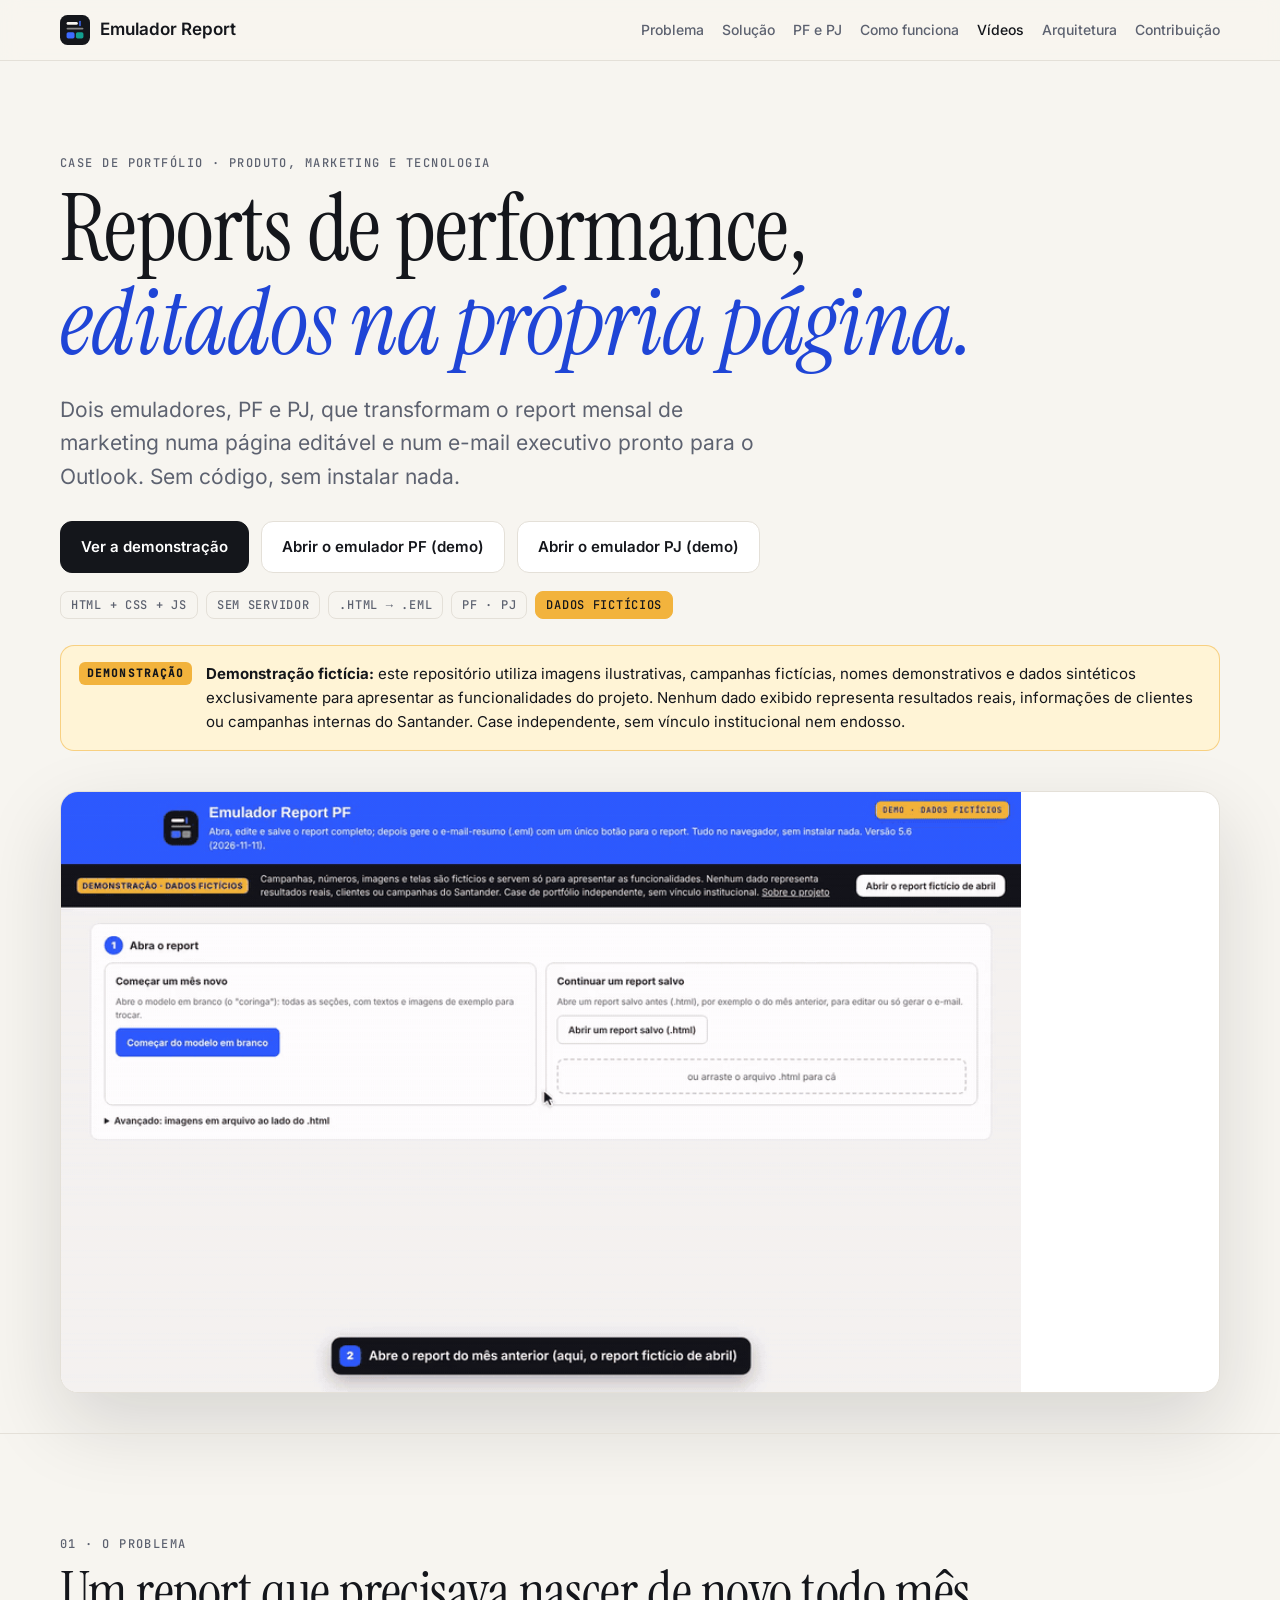
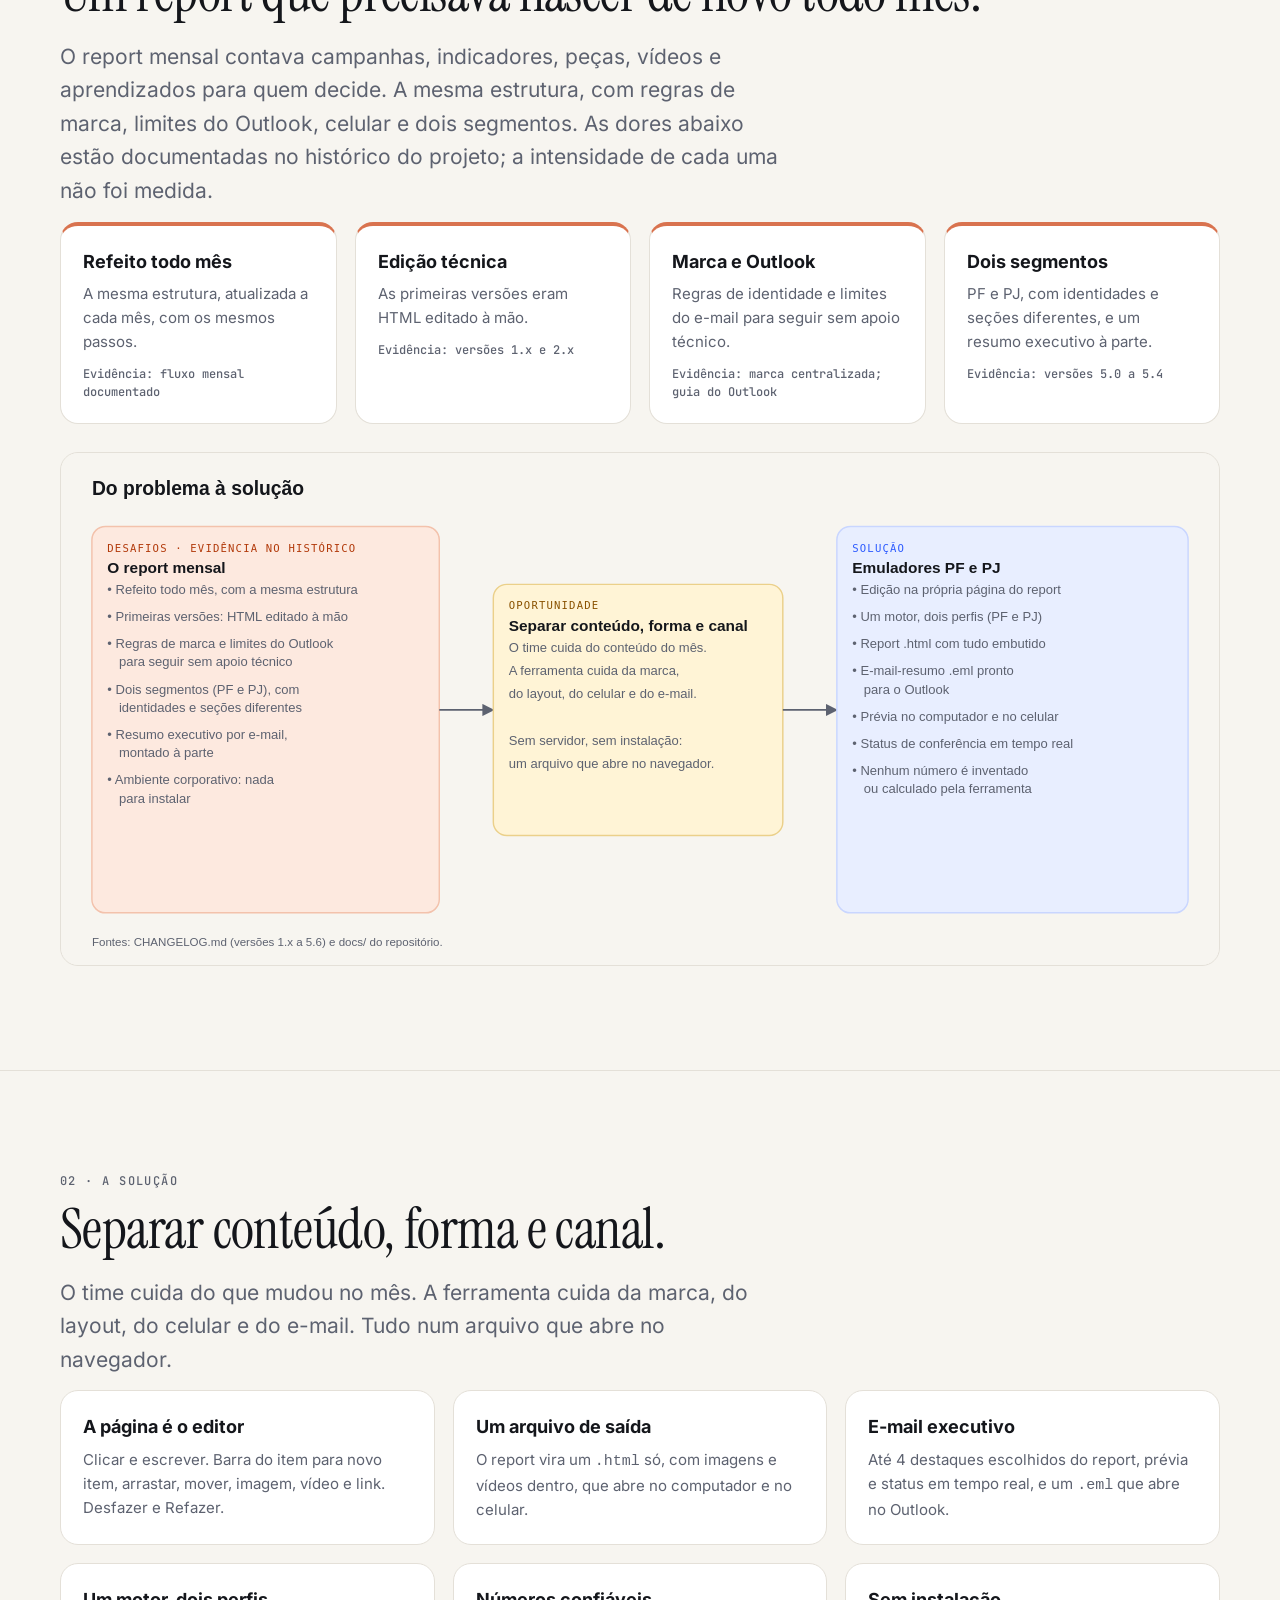
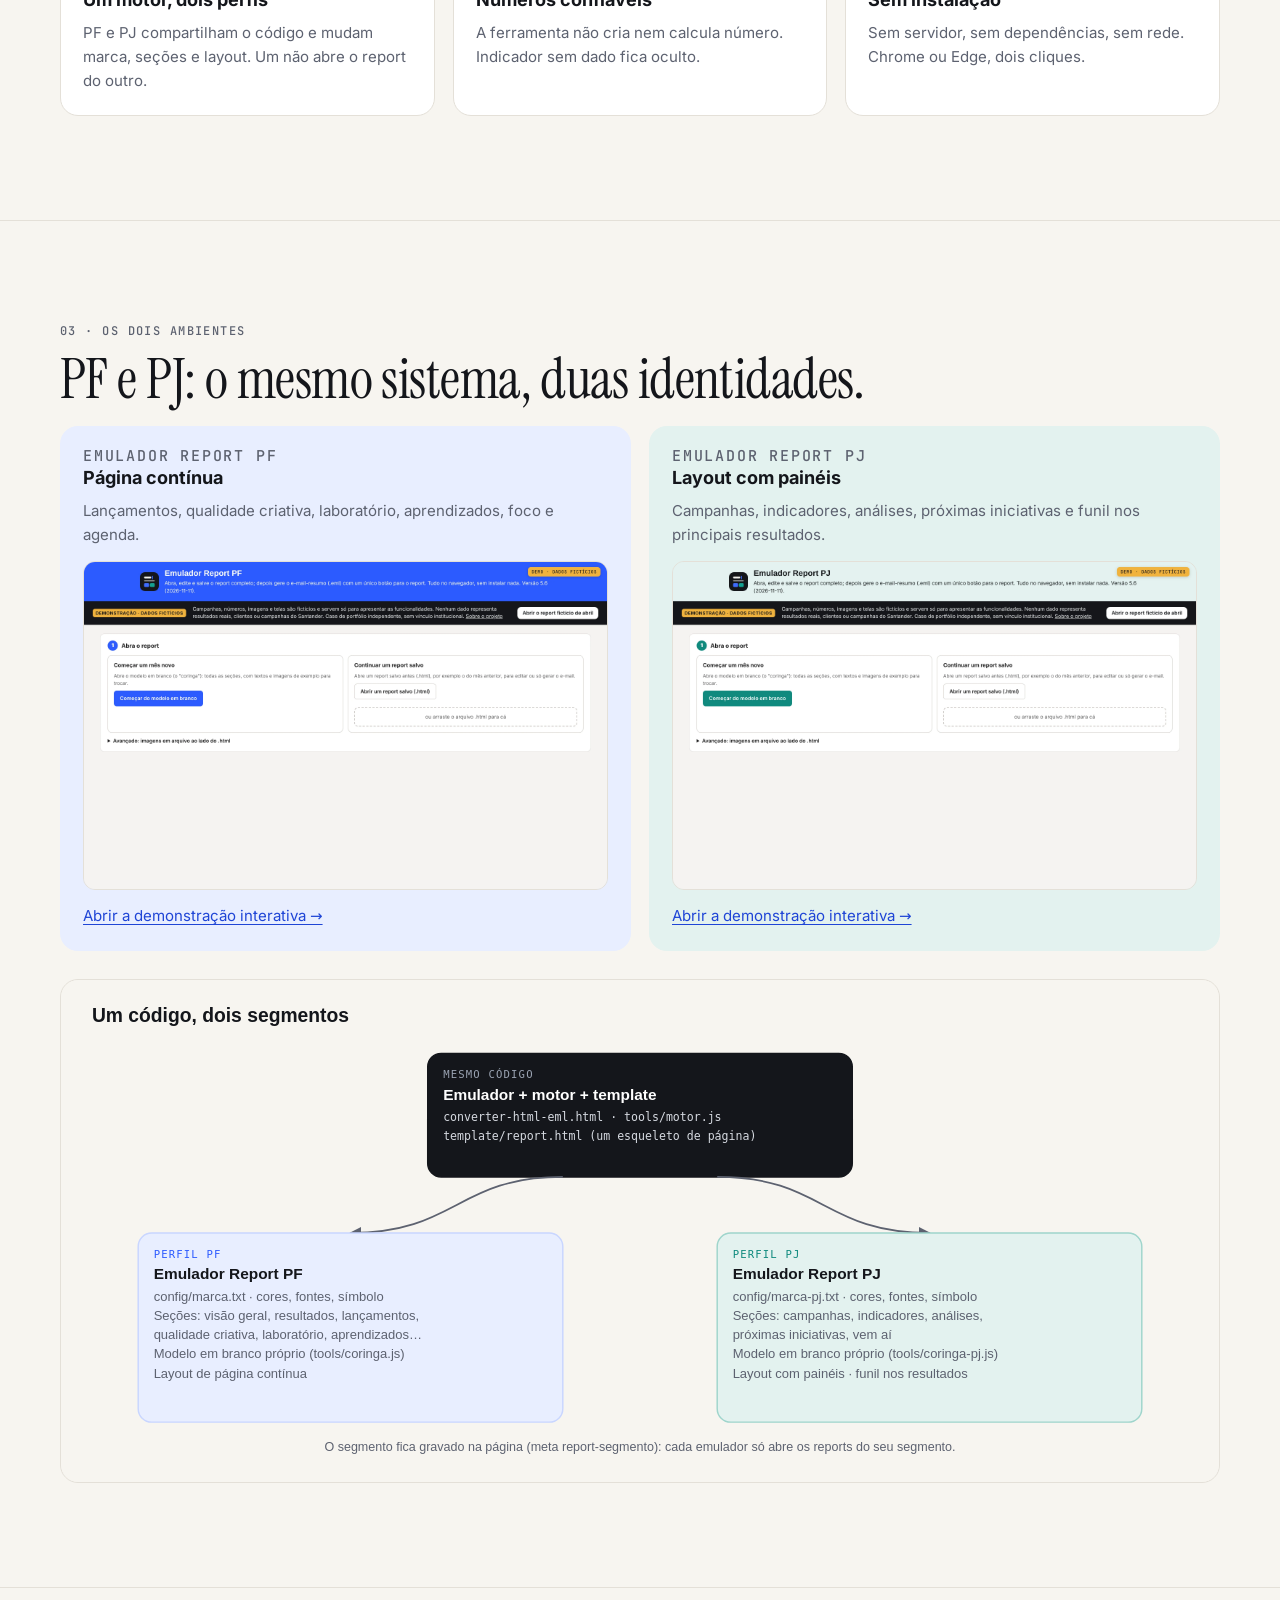
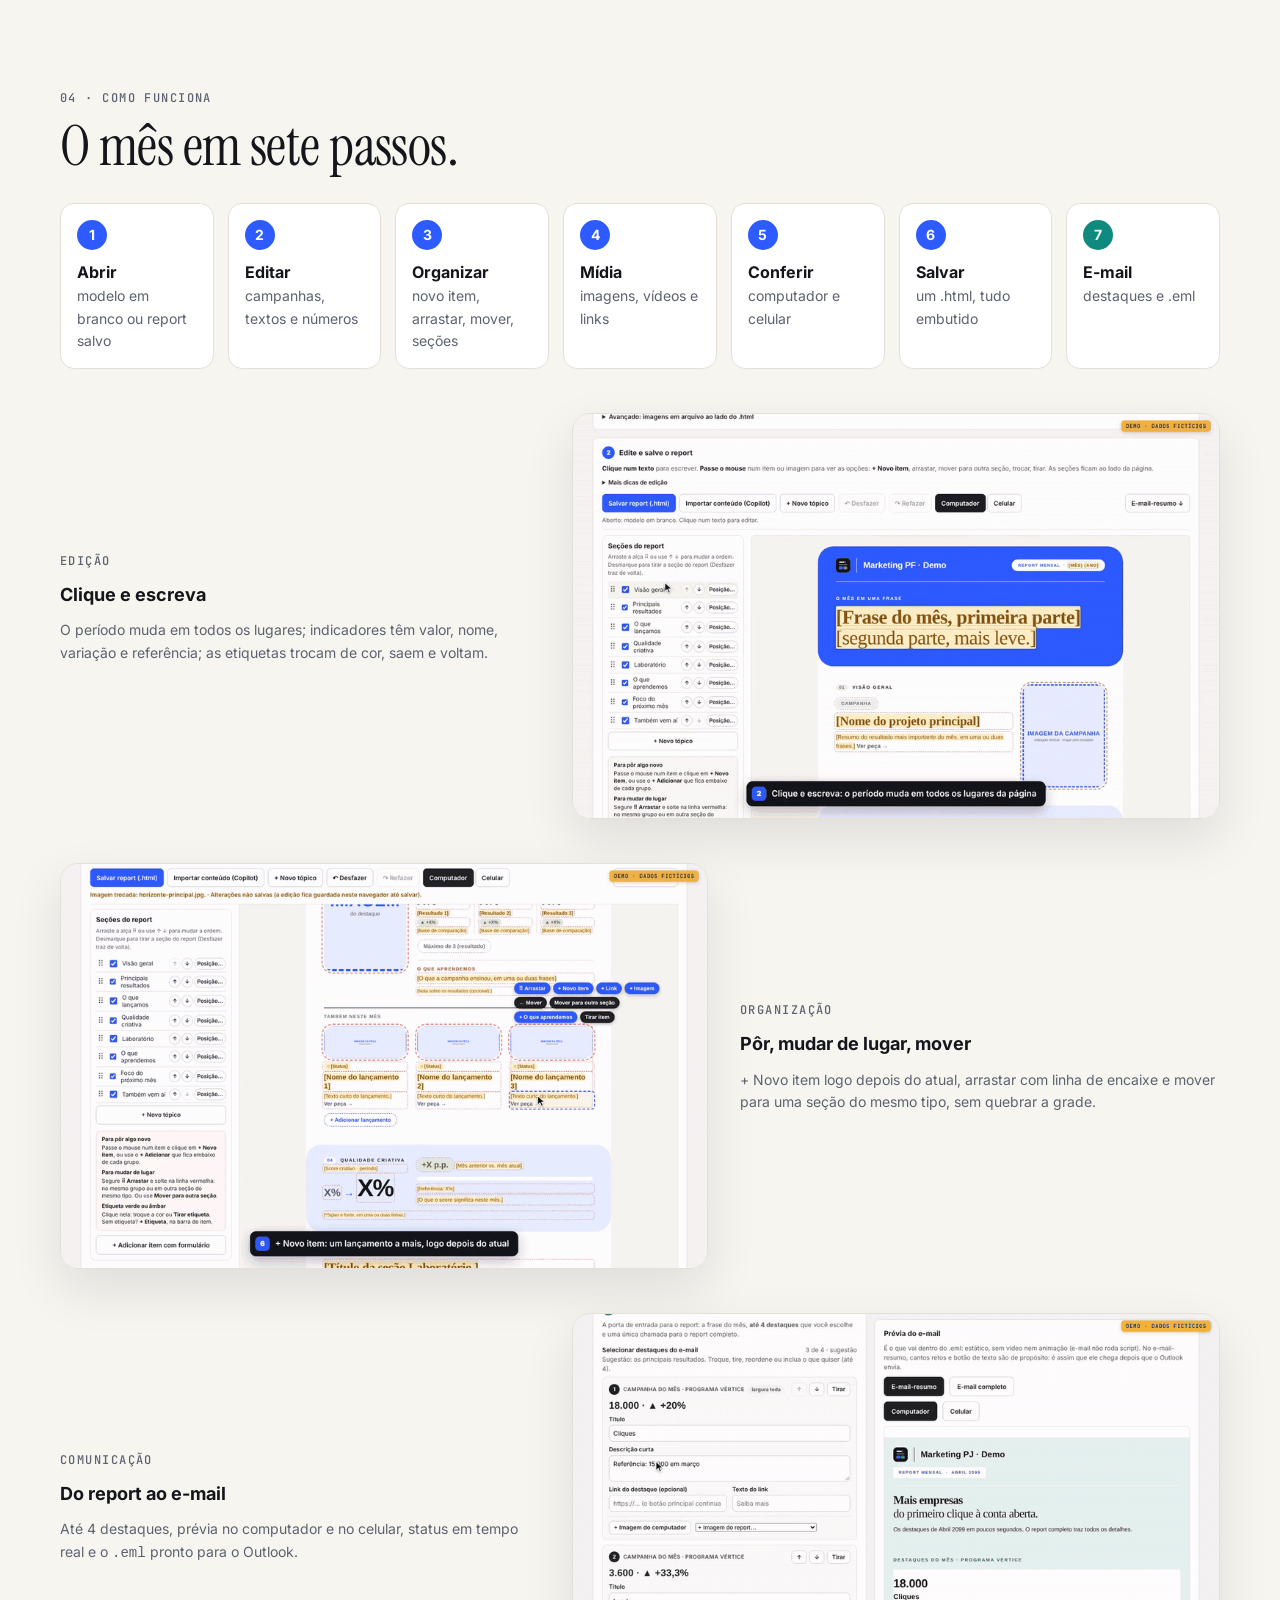
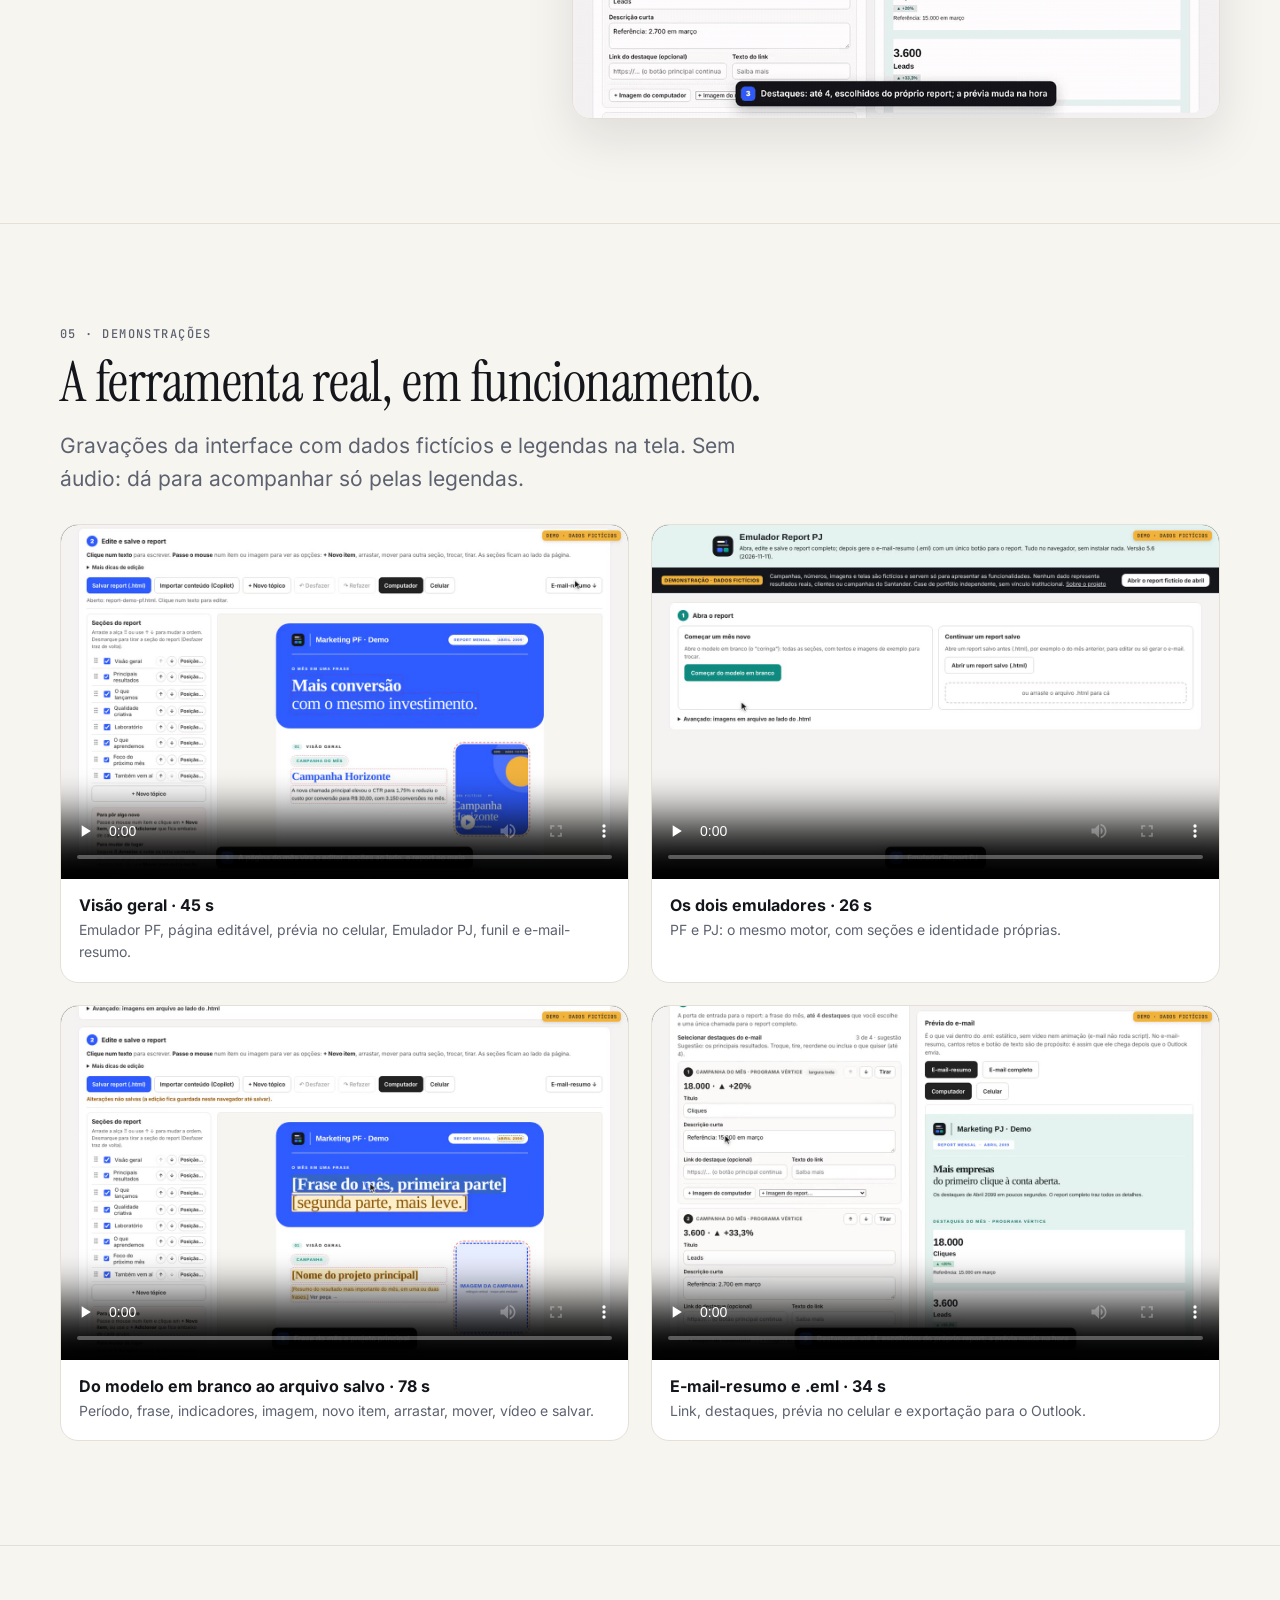
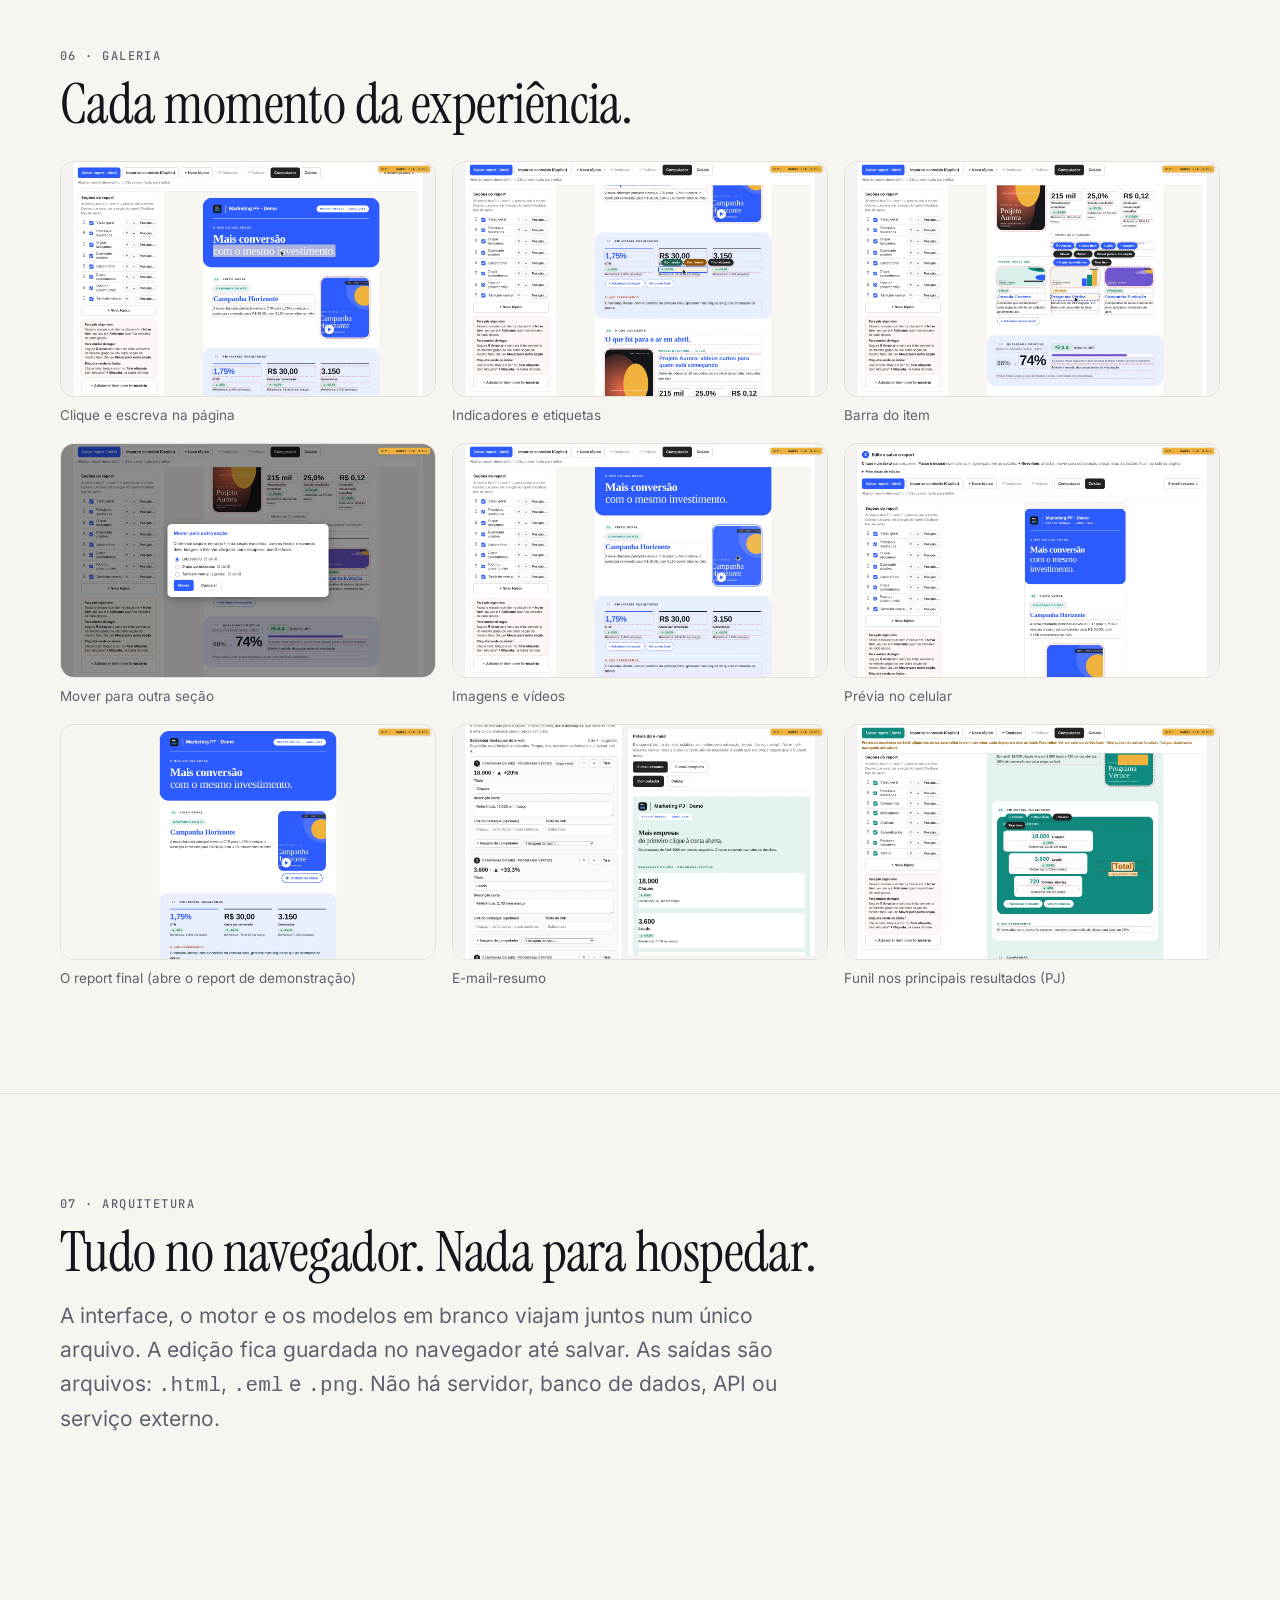
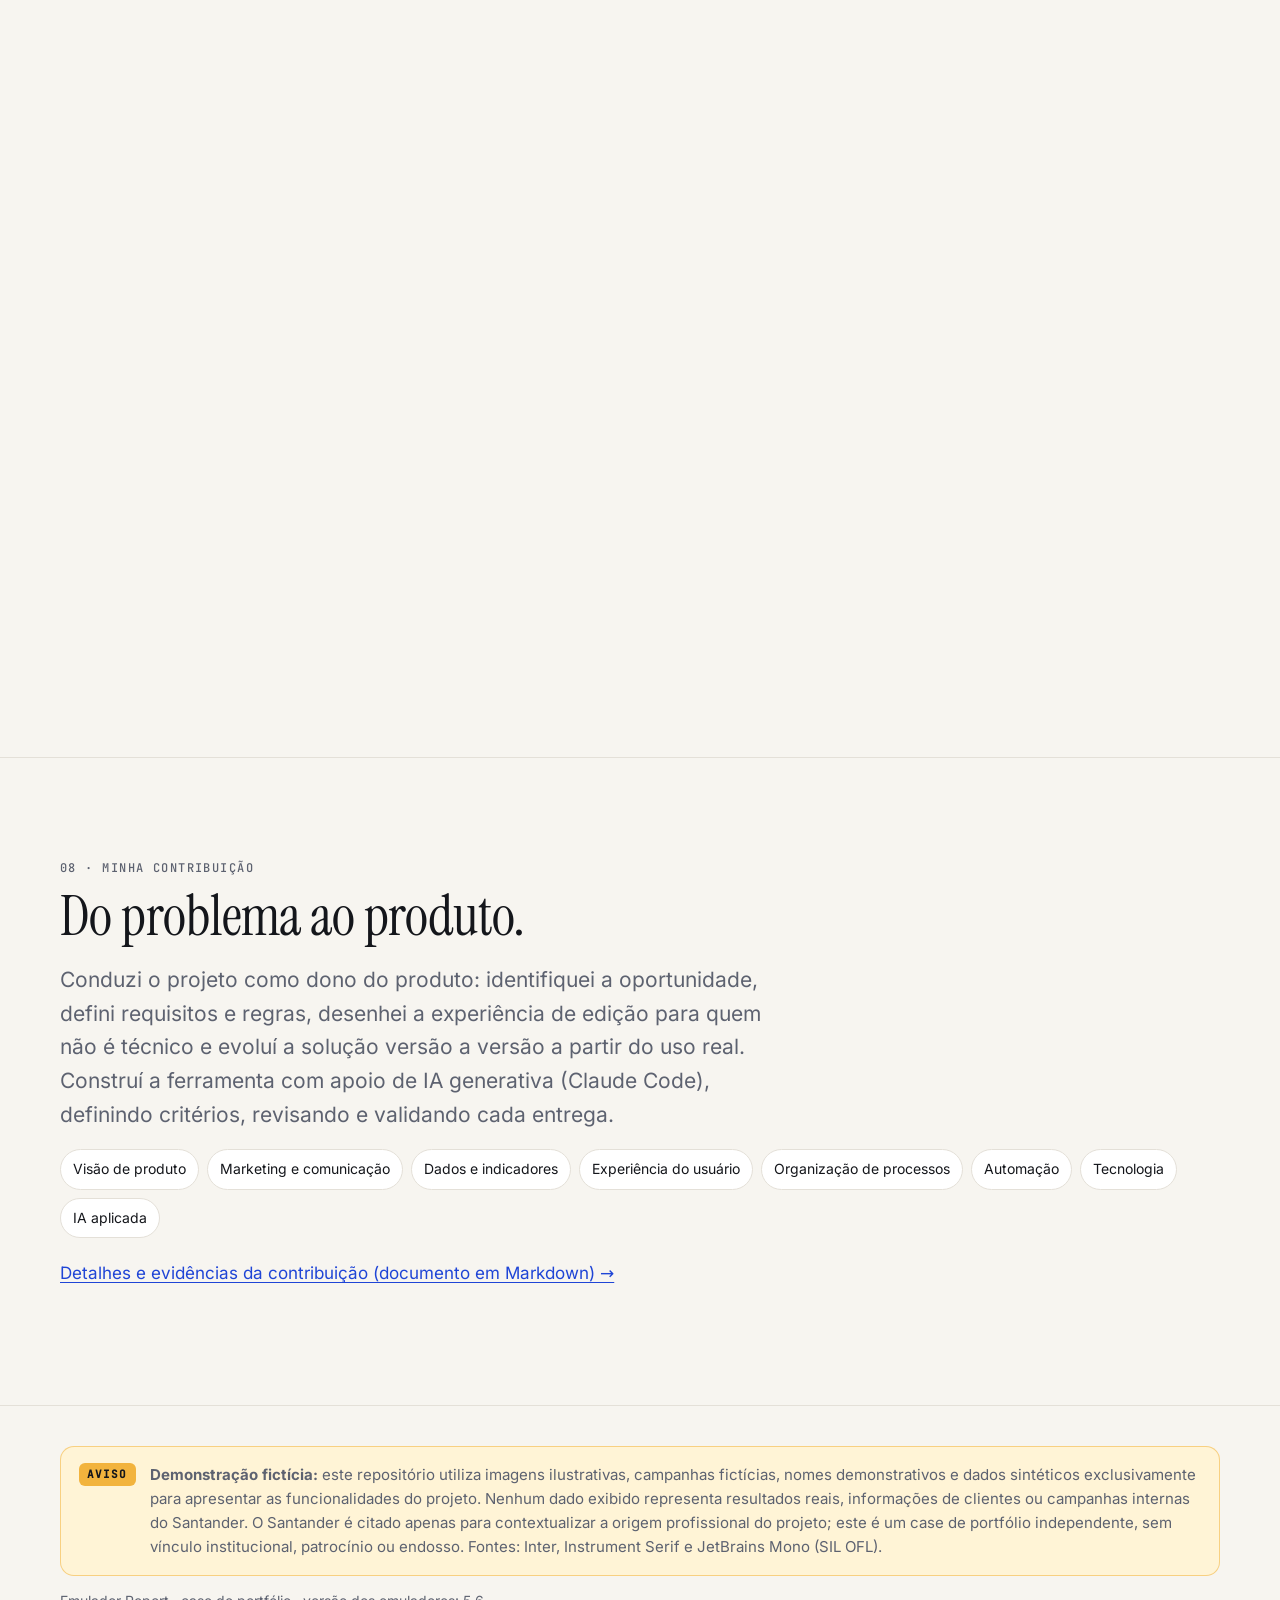
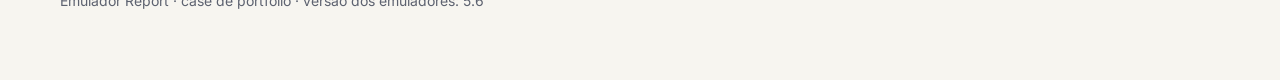
<file: docs/index.html>
<!doctype html>
<html lang="pt-BR">
<head>
<meta charset="utf-8">
<meta name="viewport" content="width=device-width, initial-scale=1">
<title>Emulador Report · case de portfólio</title>
<meta name="description" content="Case de portfólio: dois emuladores (PF e PJ) que transformam o report mensal de marketing numa página editável e num e-mail executivo pronto para o Outlook. Demonstração com dados fictícios.">
<meta name="color-scheme" content="light dark">
<meta property="og:title" content="Emulador Report · case de portfólio">
<meta property="og:description" content="Reports de performance editados na própria página, com e-mail executivo em .eml. Dados fictícios.">
<meta property="og:image" content="assets/brand/social-preview.png">
<link rel="icon" type="image/svg+xml" href="assets/brand/marca.svg">
<link rel="stylesheet" href="assets/css/site.css">
</head>
<body>
<a class="pular" href="#conteudo">Pular para o conteúdo</a>

<header class="topo">
  <div class="wrap">
    <a class="marca" href="#topo" aria-label="Emulador Report, início"><img src="assets/brand/marca.svg" alt="" width="30" height="30">Emulador Report</a>
    <nav aria-label="Seções da página">
      <a href="#problema">Problema</a>
      <a href="#solucao">Solução</a>
      <a href="#ambientes">PF e PJ</a>
      <a href="#como-funciona">Como funciona</a>
      <a href="#videos">Vídeos</a>
      <a href="#arquitetura">Arquitetura</a>
      <a href="#contribuicao">Contribuição</a>
    </nav>
  </div>
</header>

<main id="conteudo">
  <!-- HERO -->
  <section class="hero" id="topo">
    <div class="wrap">
      <p class="rotulo">Case de portfólio · produto, marketing e tecnologia</p>
      <h1>Reports de performance, <em>editados na própria página.</em></h1>
      <p class="lead">Dois emuladores, PF e PJ, que transformam o report mensal de marketing numa página editável e num e-mail executivo pronto para o Outlook. Sem código, sem instalar nada.</p>
      <div class="acoes">
        <a class="btn pri" href="#videos">Ver a demonstração</a>
        <a class="btn" href="demo/emulador-pf.html?demo=1">Abrir o emulador PF (demo)</a>
        <a class="btn" href="demo/emulador-pj.html?demo=1">Abrir o emulador PJ (demo)</a>
      </div>
      <div class="etiquetas" aria-label="Características"><span>HTML + CSS + JS</span><span>SEM SERVIDOR</span><span>.HTML → .EML</span><span>PF · PJ</span><span class="demo">DADOS FICTÍCIOS</span></div>
      <div class="aviso" role="note">
        <b class="tag">DEMONSTRAÇÃO</b>
        <p><strong>Demonstração fictícia:</strong> este repositório utiliza imagens ilustrativas, campanhas fictícias, nomes demonstrativos e dados sintéticos exclusivamente para apresentar as funcionalidades do projeto. Nenhum dado exibido representa resultados reais, informações de clientes ou campanhas internas do Santander. Case independente, sem vínculo institucional nem endosso.</p>
      </div>
      <div class="hero-midia">
        <img src="assets/gifs/01-visao-geral.gif" alt="Gravação real: o Emulador Report PF abre o report fictício de abril e a página do mês vira o editor" width="960" height="600">
      </div>
    </div>
  </section>

  <!-- PROBLEMA -->
  <section id="problema">
    <div class="wrap">
      <p class="rotulo">01 · O problema</p>
      <h2>Um report que precisava nascer de novo todo mês.</h2>
      <p class="lead">O report mensal contava campanhas, indicadores, peças, vídeos e aprendizados para quem decide. A mesma estrutura, com regras de marca, limites do Outlook, celular e dois segmentos. As dores abaixo estão documentadas no histórico do projeto; a intensidade de cada uma não foi medida.</p>
      <div class="grade g4">
        <div class="cartao dor revelar"><h3>Refeito todo mês</h3><p>A mesma estrutura, atualizada a cada mês, com os mesmos passos.</p><span class="ev">Evidência: fluxo mensal documentado</span></div>
        <div class="cartao dor revelar"><h3>Edição técnica</h3><p>As primeiras versões eram HTML editado à mão.</p><span class="ev">Evidência: versões 1.x e 2.x</span></div>
        <div class="cartao dor revelar"><h3>Marca e Outlook</h3><p>Regras de identidade e limites do e-mail para seguir sem apoio técnico.</p><span class="ev">Evidência: marca centralizada; guia do Outlook</span></div>
        <div class="cartao dor revelar"><h3>Dois segmentos</h3><p>PF e PJ, com identidades e seções diferentes, e um resumo executivo à parte.</p><span class="ev">Evidência: versões 5.0 a 5.4</span></div>
      </div>
      <figure class="figura revelar"><img src="assets/diagrams/problema-oportunidade-solucao.svg" alt="Diagrama: desafios do report mensal, a oportunidade de separar conteúdo, forma e canal, e a solução com os emuladores PF e PJ" loading="lazy"></figure>
    </div>
  </section>

  <!-- SOLUÇÃO -->
  <section id="solucao">
    <div class="wrap">
      <p class="rotulo">02 · A solução</p>
      <h2>Separar conteúdo, forma e canal.</h2>
      <p class="lead">O time cuida do que mudou no mês. A ferramenta cuida da marca, do layout, do celular e do e-mail. Tudo num arquivo que abre no navegador.</p>
      <div class="grade g3">
        <div class="cartao revelar"><h3>A página é o editor</h3><p>Clicar e escrever. Barra do item para novo item, arrastar, mover, imagem, vídeo e link. Desfazer e Refazer.</p></div>
        <div class="cartao revelar"><h3>Um arquivo de saída</h3><p>O report vira um <code>.html</code> só, com imagens e vídeos dentro, que abre no computador e no celular.</p></div>
        <div class="cartao revelar"><h3>E-mail executivo</h3><p>Até 4 destaques escolhidos do report, prévia e status em tempo real, e um <code>.eml</code> que abre no Outlook.</p></div>
        <div class="cartao revelar"><h3>Um motor, dois perfis</h3><p>PF e PJ compartilham o código e mudam marca, seções e layout. Um não abre o report do outro.</p></div>
        <div class="cartao revelar"><h3>Números confiáveis</h3><p>A ferramenta não cria nem calcula número. Indicador sem dado fica oculto.</p></div>
        <div class="cartao revelar"><h3>Sem instalação</h3><p>Sem servidor, sem dependências, sem rede. Chrome ou Edge, dois cliques.</p></div>
      </div>
    </div>
  </section>

  <!-- AMBIENTES -->
  <section id="ambientes">
    <div class="wrap">
      <p class="rotulo">03 · Os dois ambientes</p>
      <h2>PF e PJ: o mesmo sistema, duas identidades.</h2>
      <div class="grade g2">
        <div class="cartao pf revelar">
          <p class="rotulo">Emulador Report PF</p>
          <h3>Página contínua</h3>
          <p>Lançamentos, qualidade criativa, laboratório, aprendizados, foco e agenda.</p>
          <img src="assets/screenshots/01-emulador-pf.webp" alt="Tela inicial do Emulador Report PF de demonstração" loading="lazy">
          <p style="margin-top:14px"><a href="demo/emulador-pf.html?demo=1">Abrir a demonstração interativa →</a></p>
        </div>
        <div class="cartao pj revelar">
          <p class="rotulo">Emulador Report PJ</p>
          <h3>Layout com painéis</h3>
          <p>Campanhas, indicadores, análises, próximas iniciativas e funil nos principais resultados.</p>
          <img src="assets/screenshots/02-emulador-pj.webp" alt="Tela inicial do Emulador Report PJ de demonstração" loading="lazy">
          <p style="margin-top:14px"><a href="demo/emulador-pj.html?demo=1">Abrir a demonstração interativa →</a></p>
        </div>
      </div>
      <figure class="figura revelar"><img src="assets/diagrams/estrutura-pf-pj.svg" alt="Diagrama: o mesmo código com perfis PF e PJ" loading="lazy"></figure>
    </div>
  </section>

  <!-- COMO FUNCIONA -->
  <section id="como-funciona">
    <div class="wrap">
      <p class="rotulo">04 · Como funciona</p>
      <h2>O mês em sete passos.</h2>
      <ol class="passos">
        <li><b>Abrir</b>modelo em branco ou report salvo</li>
        <li><b>Editar</b>campanhas, textos e números</li>
        <li><b>Organizar</b>novo item, arrastar, mover, seções</li>
        <li><b>Mídia</b>imagens, vídeos e links</li>
        <li><b>Conferir</b>computador e celular</li>
        <li><b>Salvar</b>um .html, tudo embutido</li>
        <li><b>E-mail</b>destaques e .eml</li>
      </ol>

      <div class="recurso revelar">
        <div class="texto"><p class="rotulo">Edição</p><h3>Clique e escreva</h3><p class="legenda">O período muda em todos os lugares; indicadores têm valor, nome, variação e referência; as etiquetas trocam de cor, saem e voltam.</p></div>
        <img src="assets/gifs/02-edicao.gif" alt="GIF: edição de período, frase e indicadores a partir do modelo em branco" loading="lazy">
      </div>
      <div class="recurso revelar">
        <div class="texto"><p class="rotulo">Organização</p><h3>Pôr, mudar de lugar, mover</h3><p class="legenda">+ Novo item logo depois do atual, arrastar com linha de encaixe e mover para uma seção do mesmo tipo, sem quebrar a grade.</p></div>
        <img src="assets/gifs/03-organizacao.gif" alt="GIF: novo item, arrastar e mover para outra seção" loading="lazy">
      </div>
      <div class="recurso revelar">
        <div class="texto"><p class="rotulo">Comunicação</p><h3>Do report ao e-mail</h3><p class="legenda">Até 4 destaques, prévia no computador e no celular, status em tempo real e o <code>.eml</code> pronto para o Outlook.</p></div>
        <img src="assets/gifs/04-email-resumo.gif" alt="GIF: destaques, prévia e exportação do e-mail-resumo" loading="lazy">
      </div>
    </div>
  </section>

  <!-- VÍDEOS -->
  <section id="videos">
    <div class="wrap">
      <p class="rotulo">05 · Demonstrações</p>
      <h2>A ferramenta real, em funcionamento.</h2>
      <p class="lead">Gravações da interface com dados fictícios e legendas na tela. Sem áudio: dá para acompanhar só pelas legendas.</p>
      <div class="videos">
        <figure class="video revelar"><video controls preload="none" playsinline poster="assets/videos/overview.jpg" aria-describedby="v1"><source src="assets/videos/overview.mp4" type="video/mp4"></video><figcaption id="v1"><b>Visão geral · 45 s</b>Emulador PF, página editável, prévia no celular, Emulador PJ, funil e e-mail-resumo.</figcaption></figure>
        <figure class="video revelar"><video controls preload="none" playsinline poster="assets/videos/emuladores-pf-pj.jpg" aria-describedby="v2"><source src="assets/videos/emuladores-pf-pj.mp4" type="video/mp4"></video><figcaption id="v2"><b>Os dois emuladores · 26 s</b>PF e PJ: o mesmo motor, com seções e identidade próprias.</figcaption></figure>
        <figure class="video revelar"><video controls preload="none" playsinline poster="assets/videos/workflow-report.jpg" aria-describedby="v3"><source src="assets/videos/workflow-report.mp4" type="video/mp4"></video><figcaption id="v3"><b>Do modelo em branco ao arquivo salvo · 78 s</b>Período, frase, indicadores, imagem, novo item, arrastar, mover, vídeo e salvar.</figcaption></figure>
        <figure class="video revelar"><video controls preload="none" playsinline poster="assets/videos/email-summary.jpg" aria-describedby="v4"><source src="assets/videos/email-summary.mp4" type="video/mp4"></video><figcaption id="v4"><b>E-mail-resumo e .eml · 34 s</b>Link, destaques, prévia no celular e exportação para o Outlook.</figcaption></figure>
      </div>
    </div>
  </section>

  <!-- GALERIA -->
  <section id="galeria">
    <div class="wrap">
      <p class="rotulo">06 · Galeria</p>
      <h2>Cada momento da experiência.</h2>
      <div class="galeria">
        <figure class="revelar"><a href="assets/screenshots/03-edicao-texto.webp"><img src="assets/screenshots/03-edicao-texto.webp" alt="Edição de texto na própria página" loading="lazy"></a><figcaption>Clique e escreva na página</figcaption></figure>
        <figure class="revelar"><a href="assets/screenshots/04-indicadores.webp"><img src="assets/screenshots/04-indicadores.webp" alt="Indicadores e etiquetas" loading="lazy"></a><figcaption>Indicadores e etiquetas</figcaption></figure>
        <figure class="revelar"><a href="assets/screenshots/05-adicionar-item.webp"><img src="assets/screenshots/05-adicionar-item.webp" alt="Barra do item" loading="lazy"></a><figcaption>Barra do item</figcaption></figure>
        <figure class="revelar"><a href="assets/screenshots/06-organizar.webp"><img src="assets/screenshots/06-organizar.webp" alt="Mover para outra seção" loading="lazy"></a><figcaption>Mover para outra seção</figcaption></figure>
        <figure class="revelar"><a href="assets/screenshots/07-imagem-video.webp"><img src="assets/screenshots/07-imagem-video.webp" alt="Imagens e vídeos" loading="lazy"></a><figcaption>Imagens e vídeos</figcaption></figure>
        <figure class="revelar"><a href="assets/screenshots/08-previa-celular.webp"><img src="assets/screenshots/08-previa-celular.webp" alt="Prévia no celular" loading="lazy"></a><figcaption>Prévia no celular</figcaption></figure>
        <figure class="revelar"><a href="demo/report-demo-pf.html"><img src="assets/screenshots/09-report-html.webp" alt="Report HTML final" loading="lazy"></a><figcaption>O report final (abre o report de demonstração)</figcaption></figure>
        <figure class="revelar"><a href="assets/screenshots/10-email-resumo.webp"><img src="assets/screenshots/10-email-resumo.webp" alt="E-mail-resumo" loading="lazy"></a><figcaption>E-mail-resumo</figcaption></figure>
        <figure class="revelar"><a href="assets/screenshots/12-funil-pj.webp"><img src="assets/screenshots/12-funil-pj.webp" alt="Funil no PJ" loading="lazy"></a><figcaption>Funil nos principais resultados (PJ)</figcaption></figure>
      </div>
    </div>
  </section>

  <!-- ARQUITETURA -->
  <section id="arquitetura">
    <div class="wrap">
      <p class="rotulo">07 · Arquitetura</p>
      <h2>Tudo no navegador. Nada para hospedar.</h2>
      <p class="lead">A interface, o motor e os modelos em branco viajam juntos num único arquivo. A edição fica guardada no navegador até salvar. As saídas são arquivos: <code>.html</code>, <code>.eml</code> e <code>.png</code>. Não há servidor, banco de dados, API ou serviço externo.</p>
      <figure class="figura revelar"><img src="assets/diagrams/arquitetura.svg" alt="Diagrama de arquitetura: emulador, página do report em iframe, motor, modelos em branco e IndexedDB no navegador; saídas .html, .eml e .png; montagem e testes em Node.js" loading="lazy"></figure>
      <div class="grade g3" style="margin-top:22px">
        <div class="cartao revelar"><h3>Tecnologias</h3><p>HTML, CSS e JavaScript sem framework; contenteditable, Canvas, File API, IndexedDB, Web Worker; e-mail em HTML compatível com Outlook e MIME (.eml).</p></div>
        <div class="cartao revelar"><h3>Qualidade</h3><p>Testes de ponta a ponta (Playwright) e do motor (Node) nos dois emuladores; suíte completa verde na versão 5.6.</p></div>
        <div class="cartao revelar"><h3>Evolução</h3><p>42 entradas de versão em cerca de seis semanas: do HTML à mão ao emulador no centro da operação e ao segmento PJ.</p></div>
      </div>
    </div>
  </section>

  <!-- CONTRIBUIÇÃO -->
  <section id="contribuicao">
    <div class="wrap">
      <p class="rotulo">08 · Minha contribuição</p>
      <h2>Do problema ao produto.</h2>
      <p class="lead">Conduzi o projeto como dono do produto: identifiquei a oportunidade, defini requisitos e regras, desenhei a experiência de edição para quem não é técnico e evoluí a solução versão a versão a partir do uso real. Construí a ferramenta com apoio de IA generativa (Claude Code), definindo critérios, revisando e validando cada entrega.</p>
      <div class="lista-comp" aria-label="Competências demonstradas"><span>Visão de produto</span><span>Marketing e comunicação</span><span>Dados e indicadores</span><span>Experiência do usuário</span><span>Organização de processos</span><span>Automação</span><span>Tecnologia</span><span>IA aplicada</span></div>
      <p style="margin-top:22px"><a href="contribution.md">Detalhes e evidências da contribuição (documento em Markdown) →</a></p>
    </div>
  </section>
</main>

<footer>
  <div class="wrap">
    <div class="aviso" role="note" style="margin-top:0">
      <b class="tag">AVISO</b>
      <p><strong>Demonstração fictícia:</strong> este repositório utiliza imagens ilustrativas, campanhas fictícias, nomes demonstrativos e dados sintéticos exclusivamente para apresentar as funcionalidades do projeto. Nenhum dado exibido representa resultados reais, informações de clientes ou campanhas internas do Santander. O Santander é citado apenas para contextualizar a origem profissional do projeto; este é um case de portfólio independente, sem vínculo institucional, patrocínio ou endosso. Fontes: Inter, Instrument Serif e JetBrains Mono (SIL OFL).</p>
    </div>
    <p>Emulador Report · case de portfólio · versão dos emuladores: 5.6</p>
  </div>
</footer>
<script src="assets/js/site.js" defer></script>
</body>
</html>
</file>
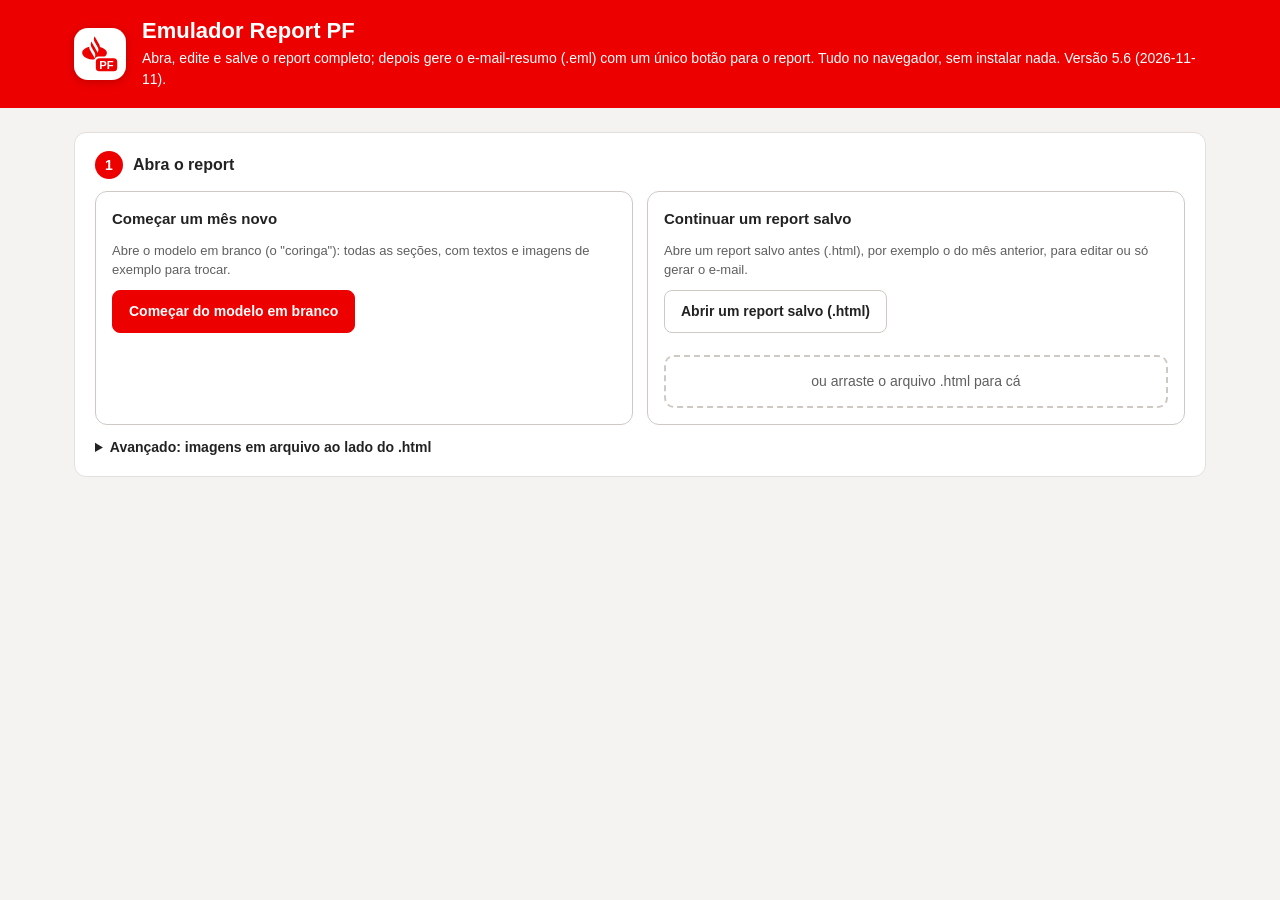
<file: converter-html-eml.html>
<!DOCTYPE html>
<html lang="pt-BR">
<head>
<meta charset="utf-8">
<meta name="viewport" content="width=device-width, initial-scale=1">
<meta name="robots" content="noindex">
<!-- Ícone da aba: Santander + PF (assets/marca/svg/santander-pf.svg; PNG 16, 32 e 180 px em assets/marca/), embutido para funcionar em qualquer pasta. -->
<link rel="icon" type="image/png" sizes="32x32" href="[data-uri]">
<link rel="icon" type="image/png" sizes="16x16" href="[data-uri]">
<link rel="icon" type="image/svg+xml" sizes="any" href="data:image/svg+xml,%3Csvg xmlns='http://www.w3.org/2000/svg' viewBox='0 0 64 64'%3E%3Cg transform='translate(2,2) scale(0.95)'%3E%3Cpath transform='translate(0,-0.4)' fill='%23EC0000' d='M 31.5,19.5 C 31.4,18 31,16.5 30.2,15.2 L 23.4,3.3 C 22.9,2.4 22.5,1.4 22.3,0.4 L 22,0.9 c -1.7,2.9 -1.7,6.6 0,9.5 l 5.5,9.5 c 1.7,2.9 1.7,6.6 0,9.5 l -0.3,0.5 c -0.2,-1 -0.6,-2 -1.1,-2.9 l -5,-8.7 -3.2,-5.6 C 17.4,11.8 17,10.8 16.8,9.8 l -0.3,0.5 c -1.7,2.9 -1.7,6.5 0,9.5 v 0 l 5.5,9.5 c 1.7,2.9 1.7,6.6 0,9.5 l -0.3,0.5 c -0.2,-1 -0.6,-2 -1.1,-2.9 L 13.7,24.5 C 12.8,22.9 12.4,21.1 12.4,19.3 5.1,21.2 0,25.3 0,30 0,36.6 9.8,41.9 21.9,41.9 34,41.9 43.8,36.6 43.8,30 43.9,25.5 38.9,21.4 31.5,19.5 Z'/%3E%3C/g%3E%3Crect x='22' y='36' width='42' height='28' rx='8' fill='%23FFFFFF'/%3E%3Crect x='25' y='39' width='36' height='22' rx='6' fill='%23EC0000'/%3E%3Ctext x='43' y='57' text-anchor='middle' font-family='Arial,Helvetica,sans-serif' font-weight='900' font-size='19' fill='%23FFFFFF'%3EPF%3C/text%3E%3C/svg%3E">
<link rel="apple-touch-icon" sizes="180x180" href="[data-uri]">
<title>Emulador Report PF</title>
<!--
  EMULADOR DO REPORT MENSAL (antigo "converter HTML em .eml")
  ----------------------------------------------------------------------
  O centro da operação mensal, no Chrome ou no Edge, sem instalar nada:
    1. ABRIR: começar do modelo em branco (o "coringa", embutido aqui)
       ou abrir o report salvo do mês anterior (.html);
    2. EDITAR: textos, números, imagens, vídeos e links direto na página
       (clique no texto e escreva; passe o mouse na imagem e troque);
    3. SALVAR: o report completo do mês (.html), com as alterações dentro.
       É o arquivo publicado no ambiente corporativo autorizado;
    4. LINK: o endereço do report publicado (o botão do e-mail usa esse link);
    5. E-MAIL-RESUMO: até 4 destaques escolhidos (números, campanhas, "O que
       aprendemos" ou informação nova revisada), com imagem e link opcionais, e
       uma única chamada principal, "Acessar report completo";
    6. .EML: e-mail de verdade (MIME, imagens dentro), que o Outlook abre
       como mensagem nova.
  Nada é enviado para a internet: a página só lê e grava os arquivos que
  você escolher. Uma cópia da edição em andamento fica guardada neste
  navegador até você salvar (para não perder nada se a aba fechar).

  Precisa de tools/motor.js e tools/coringa.js na mesma estrutura de pastas
  (a versão avulsa, para o time, já traz os dois embutidos).
-->
<style>
  :root{--red:#EC0000;--ink:#222222;--gray:#5F5F5F;--rule:#E3DFDC;--bg:#F5F3F1;--ok:#21634F;--okbg:#E3F5EF;--warn:#945400;--warnbg:#FFF1DE;--errbg:#FBE7E8;--lisboa:#FBF1EA}
  *{box-sizing:border-box}
  body{margin:0;background:var(--bg);color:var(--ink);font:15px/1.5 "Segoe UI",Arial,sans-serif}
  header{background:var(--red);color:#fff}
  header .topo{max-width:1180px;margin:0 auto;padding:18px 24px;display:flex;align-items:center;gap:16px}
  /* Santander + PF: o símbolo como é (chama vermelha), numa placa branca, porque sobre o vermelho do cabeçalho a chama vermelha sumiria */
  .marca-pf{flex:0 0 auto;width:52px;height:52px;border-radius:14px;background:#fff;display:grid;place-items:center;box-shadow:0 2px 8px rgba(0,0,0,.18)}
  .marca-pf img{width:38px;height:38px;display:block}
  @media (max-width:600px){header .topo{padding:14px 16px;gap:12px}.marca-pf{width:44px;height:44px;border-radius:12px}.marca-pf img{width:32px;height:32px}h1{font-size:19px}}
  h1{margin:0;font:bold 22px Arial,sans-serif;color:#fff}
  header p{margin:4px 0 0;font-size:14px;color:#fff}
  main{max-width:1180px;margin:0 auto;padding:24px;display:grid;grid-template-columns:minmax(0,1fr);gap:18px}
  section{background:#fff;border:1px solid var(--rule);border-radius:12px;padding:18px 20px;min-width:0}
  /* emulador aberto no celular: margens menores; nada passa da largura da tela */
  @media (max-width:600px){main{padding:14px 10px;gap:12px}section{padding:14px 12px}}
  h2{margin:0 0 10px;font-size:16px;display:flex;gap:10px;align-items:center}
  h2 b{display:inline-grid;place-items:center;width:28px;height:28px;border-radius:50%;background:var(--red);color:#fff;font-size:14px;flex:none}
  .muted{color:var(--gray);font-size:14px;margin:0}
  label.btn,button{font:inherit;font-size:14px;font-weight:600;border:1px solid #CFC9C4;background:#fff;color:var(--ink);border-radius:8px;padding:10px 16px;cursor:pointer;display:inline-block;position:relative}
  label.btn input{position:absolute;inset:0;opacity:0;cursor:pointer;width:100%}
  .pri{background:var(--red)!important;border-color:var(--red)!important;color:#fff!important}
  button:disabled{opacity:.4;cursor:not-allowed}
  label.btn:focus-within,button:focus-visible,input:focus-visible,a:focus-visible,textarea:focus-visible{outline:3px solid var(--ink);outline-offset:2px}
  .row{display:flex;flex-wrap:wrap;gap:12px;align-items:center;margin-top:12px}
  .drop{margin-top:12px;border:2px dashed #CFC9C4;border-radius:10px;padding:14px;text-align:center;color:var(--gray);font-size:14px}
  .drop.over{border-color:var(--red);background:#FFF5F5;color:var(--ink)}
  .aviso{border-radius:10px;padding:12px 16px;background:var(--warnbg);color:var(--warn);font-weight:600;margin-top:12px;display:flex;flex-wrap:wrap;gap:10px;align-items:center}
  .banner{border-radius:10px;padding:12px 16px;font-weight:600;margin:0;background:#F3F1EF;color:var(--gray)}
  .banner.ok{background:var(--okbg);color:var(--ok)}.banner.warn{background:var(--warnbg);color:var(--warn)}.banner.err{background:var(--errbg);color:#990000}.banner.run{background:#EEF0F3;color:#3D4A5C}
  .barra{height:8px;border-radius:8px;background:#F0ECE9;overflow:hidden;margin:12px 0 4px}
  .barra i{display:block;height:100%;width:0;background:var(--red);transition:width .25s}
  .barra.fim i{background:var(--ok)}
  .medidor{display:flex;justify-content:space-between;font-size:12px;color:var(--gray)}
  ol.etapas{list-style:none;margin:14px 0 0;padding:0}
  ol.etapas>li{display:grid;grid-template-columns:28px 1fr auto;gap:10px;align-items:start;padding:9px 0;border-bottom:1px solid #F0ECE9}
  ol.etapas>li:last-child{border-bottom:0}
  .ic{width:22px;height:22px;border-radius:50%;display:inline-grid;place-items:center;font-size:12px;font-weight:700;background:#F3F1EF;color:var(--gray);margin-top:1px}
  li[data-estado=rodando] .ic{background:#fff;border:3px solid #F3D1D1;border-top-color:var(--red);animation:gira .8s linear infinite}
  li[data-estado=ok] .ic{background:var(--okbg);color:var(--ok)}
  li[data-estado=aviso] .ic{background:var(--warnbg);color:var(--warn)}
  li[data-estado=erro] .ic{background:var(--errbg);color:#990000}
  @keyframes gira{to{transform:rotate(360deg)}}
  @media (prefers-reduced-motion:reduce){li[data-estado=rodando] .ic{animation:none;border-top-color:#F3D1D1;background:var(--red)}}
  .et b{display:block;font-size:14px}.et span{display:block;font-size:13px;color:var(--gray)}
  .et ul{margin:4px 0 0;padding-left:18px;font-size:13px}
  .et ul button{font-size:12px;padding:2px 9px;margin:2px 0 2px 8px;border-radius:999px;vertical-align:baseline}
  .et ul li.ciente{color:var(--gray)}.et ul li.ciente b{color:var(--ok)}
  .tempo{font-size:12px;color:var(--gray);white-space:nowrap;font-variant-numeric:tabular-nums}
  pre.log{margin:8px 0 0;max-height:220px;overflow:auto;background:#FAF8F6;border:1px solid #F0ECE9;border-radius:8px;padding:10px;font:12px/1.6 Consolas,Menlo,monospace;white-space:pre-wrap}
  details summary{cursor:pointer;font-weight:600;font-size:14px;margin-top:12px}
  input[type=text]{font:inherit;font-size:14px;padding:9px 10px;border:1px solid #CFC9C4;border-radius:8px;width:min(620px,100%)}
  .check{display:flex;gap:8px;align-items:center;font-size:14px}
  .check input{accent-color:var(--red);width:16px;height:16px}
  iframe{width:100%;max-width:100%;border:1px solid var(--rule);border-radius:8px;background:#EAE4DE;transition:width .2s}
  #prev{height:760px}
  /* edição e prévia crescem até o tamanho do conteúdo (ajustarAltura): só a página rola, sem rolagem dentro do quadro */
  #edFrame.cresce,#prev.cresce{overflow:hidden}
  #edFrame{height:calc(100vh - 84px);min-height:480px;display:block;margin:0 auto}
  .tabs button[aria-pressed=true]{background:var(--ink);border-color:var(--ink);color:#fff}
  .frame{display:flex;justify-content:center}
  code{background:#F3F1EF;padding:1px 5px;border-radius:4px;font-size:13px}
  .campo{margin-top:14px}.campo>label{display:block;font-size:14px;font-weight:600;margin-bottom:4px}
  .lista{display:flex;flex-wrap:wrap;gap:6px 18px;margin-top:4px}
  /* destaques do e-mail-resumo (4.13) */
  .dtqCab{display:flex;justify-content:space-between;align-items:baseline;gap:10px}.dtqCab label{font-size:14px;font-weight:600}
  .dtqs{display:grid;gap:10px;margin-top:8px}
  .dtq{border:1px solid var(--rule);border-radius:10px;padding:12px 14px;background:#FCFAF8;min-width:0;overflow-wrap:anywhere}
  .dtq.novo{border-color:#F0B998;background:#FFF8F2}.dtq.fora{border-color:#E8B4B4;background:#FFF5F5}
  .dtq .topo{display:flex;flex-wrap:wrap;gap:6px 8px;align-items:center}
  .dtq .num{display:inline-grid;place-items:center;width:24px;height:24px;border-radius:50%;background:var(--ink);color:#fff;font-size:12px;font-weight:700;flex:none}
  .dtq .tag{font-size:12px;color:var(--gray);font-weight:700;letter-spacing:.4px}
  .selo{font-size:11px;font-weight:700;border-radius:999px;padding:1px 8px;background:#F3F1EF;color:var(--gray)}
  .selo.novo{background:var(--warnbg);color:var(--warn)}.selo.ed{background:#EEF0F3;color:#3D4A5C}.selo.fora{background:var(--errbg);color:#990000}.selo.ok{background:var(--okbg);color:var(--ok)}
  .dtq .acoes{margin-left:auto;display:flex;flex-wrap:wrap;gap:6px}.dtq .acoes button,.dtq .img button{padding:4px 10px;font-size:13px}
  .dtq .valor{font:bold 22px Arial,sans-serif;margin-top:8px}
  .dtq .grade{display:grid;grid-template-columns:minmax(0,1fr) minmax(0,1fr);gap:8px 12px;margin-top:8px}
  @media (max-width:600px){.dtq .grade{grid-template-columns:minmax(0,1fr)}}
  .dtq label.f{display:block;font-size:13px;font-weight:600;min-width:0}
  .dtq label.f input,.dtq label.f textarea,.dtq label.f select{display:block;width:100%;box-sizing:border-box;margin-top:3px;font:inherit;font-size:14px;font-weight:400;padding:7px 9px;border:1px solid #CFC9C4;border-radius:8px;background:#fff}
  .dtq label.f textarea{resize:vertical;min-height:52px}
  .dtq .larga{grid-column:1/-1}
  .dtq .img{display:flex;flex-wrap:wrap;gap:8px 10px;align-items:center;margin-top:10px;padding-top:10px;border-top:1px dashed var(--rule)}
  .dtq .img img{width:96px;height:auto;border-radius:6px;border:1px solid var(--rule);display:block}
  .dtq .img .check{font-size:13px}
  /* a lista de imagens do report tem o nome de cada peça: a caixa não passa da largura do cartão (a lista aberta mostra o nome inteiro) */
  .dtq .img select{max-width:100%;min-width:0;text-overflow:ellipsis}
  .dtqLista .grupo{margin-top:10px}.dtqLista .grupo>b{display:block;font-size:13px;color:var(--gray);margin-bottom:2px}
  .dtqLista button{padding:4px 10px;font-size:13px;margin:4px 6px 0 0;text-align:left;max-width:100%;white-space:normal;overflow-wrap:anywhere}
  .passos{margin:8px 0 0;padding-left:20px;font-size:14px;color:var(--gray)}
  .inicio{display:grid;grid-template-columns:repeat(auto-fit,minmax(min(280px,100%),1fr));gap:14px;margin-top:12px}
  .cartao{border:1px solid #CFC9C4;border-radius:12px;padding:16px;display:flex;flex-direction:column;gap:10px;background:#fff}
  .cartao b{font-size:15px}.cartao span{font-size:13px;color:var(--gray)}
  .ferramentas{position:sticky;top:0;z-index:5;background:#fff;padding:10px 0;display:flex;flex-wrap:wrap;gap:10px;align-items:center;border-bottom:1px solid var(--rule)}
  .estado{font-size:13px;color:var(--gray)}
  .estado.sujo{color:var(--warn);font-weight:600}.estado.salvo{color:var(--ok);font-weight:600}
  .ajuda{display:grid;grid-template-columns:repeat(auto-fit,minmax(220px,1fr));gap:8px 18px;margin:10px 0 12px;font-size:13px;color:var(--gray)}
  /* Área de edição (5.5): painel lateral (Elementos e Seções) + página em edição */
  .ajudaCurta{margin:8px 0 4px;font-size:14px;color:var(--gray)}.ajudaCurta b{color:var(--ink)}
  .dicas{margin:0 0 6px}.dicas summary{font-size:13px}.dicas .ajuda{margin-top:8px}
  .areaEdicao{display:grid;grid-template-columns:minmax(0,1fr);gap:16px;margin-top:12px;align-items:start}
  .lateral{border:1px solid var(--rule);border-radius:12px;background:#fff;padding:12px;min-width:0}
  @media (min-width:1100px){
    .areaEdicao{grid-template-columns:316px minmax(0,1fr)}
    #abaSecoes .secaoRep .check{overflow-wrap:normal}
    .lateral{position:sticky;top:var(--topoFerr,76px);max-height:calc(100vh - var(--topoFerr,76px) - 12px);overflow:auto}
  }
  .tituloLateral{margin:0 0 4px;font-size:15px}
  /* arrastando (item ou seção): a página do emulador em volta não seleciona texto quando o ponteiro sai do report */
  .ed-movendo-fora,.ed-movendo-fora *{user-select:none !important;-webkit-user-select:none !important;cursor:grabbing !important}
  .dicaLateral{font-size:12px;margin:0 0 10px}
  .comoPor{display:grid;gap:3px;margin:14px 0 10px;padding:10px 12px;border-radius:10px;background:#FFF7F5;border:1px solid #F5D2CB;font-size:12px;line-height:1.35}
  .comoPor b{font-size:12px;margin-top:4px}.comoPor b:first-child{margin-top:0}.comoPor span b{margin:0}
  #abaSecoes .lista{display:block}#abaSecoes .secaoRep{flex-wrap:nowrap;justify-content:space-between;padding:5px 0;border-bottom:1px solid var(--rule);border-radius:0;gap:6px}
  #abaSecoes .secaoRep .check{flex:1;min-width:0;font-size:13px;line-height:1.25}
  #abaSecoes .acoesRep{display:flex;gap:3px;flex:none}#abaSecoes .acoesRep button{padding:3px 6px;font-size:12px;min-width:0}
  #abaSecoes .novoTopico{margin-top:10px;width:100%}
  .assistBtn{width:100%}
  /* passos do e-mail com a prévia ao lado (5.5) */
  .etapaEmail{display:grid;grid-template-columns:minmax(0,1fr);gap:18px;min-width:0}
  .colEmail{display:grid;grid-template-columns:minmax(0,1fr);gap:18px;min-width:0;align-content:start}
  .colPrev{min-width:0}
  .voltaEdicao{float:right;font-size:13px;padding:6px 10px}
  @media (min-width:1360px){
    main{max-width:1400px}
    .etapaEmail{grid-template-columns:minmax(0,1fr) 724px;align-items:start}
    .colPrev{position:sticky;top:12px;max-height:calc(100vh - 24px);overflow:auto;border-radius:12px}
  }
  .irResumo{margin-left:auto}
  #secEditar .ferramentas{gap:8px}#secEditar .ferramentas button{padding:9px 13px}
  .ajuda b{color:var(--ink)}
  #painelImportar{border:1px solid var(--rule);border-radius:10px;padding:14px;margin:10px 0;background:var(--lisboa)}
  #painelImportar textarea{width:100%;min-height:180px;font:12.5px/1.5 Consolas,Menlo,monospace;border:1px solid #CFC9C4;border-radius:8px;padding:10px}
  .modal{position:fixed;inset:0;background:rgba(0,0,0,.45);display:grid;place-items:center;z-index:30}
  .modal>div{background:#fff;border-radius:14px;max-width:620px;width:calc(100% - 32px);padding:22px 24px;box-shadow:0 10px 40px rgba(0,0,0,.3)}
  .modal h3{margin:0 0 8px;font-size:18px;color:var(--red)}
  .modal ul{font-size:14px;max-height:260px;overflow:auto}
  .modal>div{max-height:calc(100vh - 32px);overflow:auto}
  .layouts{display:grid;grid-template-columns:repeat(auto-fit,minmax(130px,1fr));gap:10px}
  .layout{position:relative;border:2px solid #E2E2E2;border-radius:10px;padding:10px;display:flex;flex-direction:column;gap:4px;cursor:pointer;font-size:13px;background:#fff}
  .layout:has(input:checked){border-color:var(--red);background:#FFF7F5}
  .layout input{position:absolute;opacity:0;pointer-events:none}
  .layout:focus-within{outline:2px solid var(--ink);outline-offset:2px}
  .layout svg{width:100%;height:auto;background:#fff;border:1px solid #F0ECE9;border-radius:6px}
  .layout span{font-size:12px;color:var(--gray);line-height:1.35}
  .layout.indisponivel{opacity:.5;cursor:not-allowed}.layout .motivo,.destinos .motivo{color:var(--warn);font-size:12px}
  .destinos{display:flex;flex-direction:column;gap:8px}.destinos .indisponivel{opacity:.6}
  .assistPasso{margin:0 0 2px;font-size:12px;font-weight:700;color:var(--gray);letter-spacing:.5px}
  .assistErro{color:var(--red);font-size:13px;font-weight:600;margin:10px 0 0;min-height:0}
  #assist select,#assist textarea,.modal select{font:inherit;font-size:14px;padding:8px 10px;border:1px solid #CFC9C4;border-radius:8px;width:min(620px,100%);background:#fff}
  #assist textarea{resize:vertical}
  .previaItem{position:sticky;top:64px;z-index:6;display:flex;flex-wrap:wrap;gap:10px;align-items:center;justify-content:space-between;background:#FFF7F5;border:2px solid var(--red);border-radius:10px;padding:10px 14px;margin:8px 0;font-size:14px}
  .previaItem .botoes{display:flex;gap:8px;flex-wrap:wrap}
  #secoesRep{position:relative;flex-direction:column;flex-wrap:nowrap;gap:2px;max-width:640px}
  .secaoRep{display:flex;flex-wrap:wrap;align-items:center;gap:4px 8px;padding:3px 6px;border-radius:8px;background:#fff}
  .secaoRep .check{flex:1 1 140px;min-width:0;overflow-wrap:anywhere}
  .secaoRep:hover{background:var(--lisboa)}.secaoRep.arrastando{opacity:.45;outline:2px dashed var(--red)}
  .pegaRep{cursor:grab;touch-action:none;user-select:none;color:var(--gray);font-size:18px;line-height:1;padding:2px 4px}
  .acoesRep{margin-left:auto;display:flex;flex-wrap:wrap;gap:4px}.acoesRep button{padding:3px 10px;font-size:12px;border-radius:999px}
  .soltaAqui{position:absolute;left:0;right:0;top:0;height:3px;background:var(--red);border-radius:2px;pointer-events:none}
  #secoesRep .novoTopico{align-self:flex-start;margin-top:6px}
  .novoTopico{font-size:13px}
  /* trabalho pesado em andamento (abrir, salvar, otimizar, montar o .eml): aviso discreto no canto, com a barra do quanto falta */
  .tarefa{position:fixed;right:16px;bottom:16px;z-index:25;width:min(320px,calc(100% - 32px));background:#fff;border:1px solid var(--rule);border-radius:12px;box-shadow:0 4px 18px rgba(0,0,0,.16);padding:10px 14px 12px;font-size:13px;line-height:1.35;color:var(--ink)}
  .tarefa i{display:block;height:4px;border-radius:2px;background:#F0ECE9;margin-top:8px;overflow:hidden}
  .tarefa i b{display:block;height:100%;width:0;background:var(--red);transition:width .25s}
  .tarefa.indefinida i b{width:30%;animation:tarefaVai 1.1s ease-in-out infinite}
  @keyframes tarefaVai{0%{margin-left:-30%}100%{margin-left:100%}}
  @media (prefers-reduced-motion:reduce){.tarefa.indefinida i b{animation:none;width:100%;opacity:.35}}
  [hidden]{display:none !important}
</style>
</head>
<body>
<header><div class="topo">
  <span class="marca-pf"><img src="data:image/svg+xml,%3Csvg xmlns='http://www.w3.org/2000/svg' viewBox='0 0 64 64'%3E%3Cg transform='translate(2,2) scale(0.95)'%3E%3Cpath transform='translate(0,-0.4)' fill='%23EC0000' d='M 31.5,19.5 C 31.4,18 31,16.5 30.2,15.2 L 23.4,3.3 C 22.9,2.4 22.5,1.4 22.3,0.4 L 22,0.9 c -1.7,2.9 -1.7,6.6 0,9.5 l 5.5,9.5 c 1.7,2.9 1.7,6.6 0,9.5 l -0.3,0.5 c -0.2,-1 -0.6,-2 -1.1,-2.9 l -5,-8.7 -3.2,-5.6 C 17.4,11.8 17,10.8 16.8,9.8 l -0.3,0.5 c -1.7,2.9 -1.7,6.5 0,9.5 v 0 l 5.5,9.5 c 1.7,2.9 1.7,6.6 0,9.5 l -0.3,0.5 c -0.2,-1 -0.6,-2 -1.1,-2.9 L 13.7,24.5 C 12.8,22.9 12.4,21.1 12.4,19.3 5.1,21.2 0,25.3 0,30 0,36.6 9.8,41.9 21.9,41.9 34,41.9 43.8,36.6 43.8,30 43.9,25.5 38.9,21.4 31.5,19.5 Z'/%3E%3C/g%3E%3Crect x='22' y='36' width='42' height='28' rx='8' fill='%23FFFFFF'/%3E%3Crect x='25' y='39' width='36' height='22' rx='6' fill='%23EC0000'/%3E%3Ctext x='43' y='57' text-anchor='middle' font-family='Arial,Helvetica,sans-serif' font-weight='900' font-size='19' fill='%23FFFFFF'%3EPF%3C/text%3E%3C/svg%3E" alt="Santander PF" width="38" height="38"></span>
  <div>
    <h1>Emulador Report PF</h1>
    <p>Abra, edite e salve o report completo; depois gere o e-mail-resumo (.eml) com um único botão para o report. Tudo no navegador, sem instalar nada. <span id="versao"></span></p>
  </div>
</div></header>

<main>
  <!-- 1 · ABRIR -->
  <section aria-labelledby="s1">
    <h2 id="s1"><b>1</b>Abra o report</h2>
    <div class="inicio">
      <div class="cartao">
        <b>Começar um mês novo</b>
        <span>Abre o modelo em branco (o "coringa"): todas as seções, com textos e imagens de exemplo para trocar.</span>
        <div><button type="button" class="pri" id="bModelo">Começar do modelo em branco</button></div>
      </div>
      <div class="cartao">
        <b>Continuar um report salvo</b>
        <span>Abre um report salvo antes (.html), por exemplo o do mês anterior, para editar ou só gerar o e-mail.</span>
        <div><label class="btn" id="escolher">Abrir um report salvo (.html)<input type="file" id="arquivo" accept=".html,.htm,text/html"></label></div>
        <div class="drop" id="drop">ou arraste o arquivo .html para cá</div>
      </div>
    </div>
    <div class="aviso" id="recuperar" hidden>
      <span id="recuperarTxt"></span>
      <button type="button" class="pri" id="bRecuperar">Recuperar a edição</button>
      <button type="button" id="bDescartar">Descartar</button>
    </div>
    <details>
      <summary>Avançado: imagens em arquivo ao lado do .html</summary>
      <p class="muted">Só para páginas salvas pelo Chrome como "Página da Web, completa" (com a pasta <code>_files</code>). Os reports salvos por este emulador já trazem tudo dentro.</p>
      <div class="row"><label class="btn">Escolher a pasta das imagens<input type="file" id="pasta" webkitdirectory multiple></label> <span class="muted" id="pastaInfo"></span></div>
    </details>
  </section>

  <!-- 2 · EDITAR E SALVAR -->
  <section aria-labelledby="s2" id="secEditar" hidden>
    <h2 id="s2"><b>2</b>Edite e salve o report</h2>
    <p class="ajudaCurta"><b>Clique num texto</b> para escrever. <b>Passe o mouse</b> num item ou imagem para ver as opções: <b>+ Novo item</b>, arrastar, mover para outra seção, trocar, tirar. As seções ficam ao lado da página.</p>
    <details class="dicas"><summary>Mais dicas de edição</summary>
    <div class="ajuda">
      <span><b>Texto ou número:</b> clique e escreva. Enter confirma; Shift+Enter quebra a linha.</span>
      <span><b>Imagem ou vídeo:</b> passe o mouse e use "Trocar imagem" (ou "Trocar vídeo").</span>
      <span><b>Link:</b> passe o mouse em um link vermelho e use "Trocar link".</span>
      <span><b>Mais links ou imagens:</b> passe o mouse no item (projeto, lançamento, destaque…) e use "+ Link" ou "+ Imagem" (até 3 por item).</span>
      <span><b>Item que não vale este mês:</b> passe o mouse e use "Tirar item" (o último de um grupo fica: para tirar tudo, oculte a seção).</span>
      <span><b>Item novo:</b> passe o mouse num item e use <b>+ Novo item</b> (entra logo depois dele), ou o <b>+ Adicionar</b> embaixo do grupo. Prefere um formulário? <b>+ Adicionar item com formulário</b>, ao lado da página.</span>
      <span><b>Mudar de lugar:</b> item: segure <b>⠿ Arrastar</b> e solte na linha vermelha (no grupo ou em outra seção do mesmo tipo), ou use ← Mover / Mover → e <b>Mover para outra seção</b>. Seção: arraste a alça "⠿ Mover seção" (ou ↑ ↓ Posição…), aqui ou na lista ao lado.</span>
      <span><b>Etiqueta (▲ +12%, ● No ar):</b> clique nela para trocar a cor ou <b>Tirar etiqueta</b>; para pôr de volta, <b>+ Etiqueta</b> na barra do item.</span>
      <span><b>Assunto novo (ex.: Testes):</b> <b>+ Novo tópico</b>: escreva o nome, escolha o layout (lista, colunas, cartões ou números) e onde entra. Até 4.</span>
    </div>
    </details>
    <div class="ferramentas">
      <button type="button" class="pri" id="bSalvar">Salvar report (.html)</button>
      <button type="button" id="bImportar">Importar conteúdo (Copilot)</button>
      <button type="button" id="bNovoTopico">+ Novo tópico</button>
      <button type="button" id="bDesfazer" disabled title="Desfazer a última mudança (Ctrl+Z fora de um texto)">&#8630; Desfazer</button>
      <button type="button" id="bRefazer" disabled title="Refazer o que foi desfeito (Ctrl+Y)">&#8631; Refazer</button>
      <span class="tabs" role="group" aria-label="Tamanho da edição">
        <button type="button" data-ew="100%" aria-pressed="true">Computador</button>
        <button type="button" data-ew="390px" aria-pressed="false">Celular</button>
      </span>
      <button type="button" id="bIrResumo" class="irResumo" title="Descer até o link e o e-mail-resumo">E-mail-resumo &#8595;</button>
      <span class="estado" id="estado" role="status" aria-live="polite"></span>
    </div>
    <div id="painelImportar" hidden>
      <p class="muted" style="margin-bottom:8px"><b>Cole aqui a resposta do Copilot</b> (formato do Prompt 11 do guia: blocos como <code>[NUMERO 1]</code> e linhas <code>valor: 12,5%</code>). Os campos correspondentes da página são preenchidos; nada mais muda. Confira depois, campo a campo.</p>
      <textarea id="txtImportar" spellcheck="false" aria-label="Conteúdo do Copilot para importar" placeholder="[EDICAO]&#10;mes: Novembro&#10;ano: 2026&#10;&#10;[NUMERO 1]&#10;valor: 12,5%&#10;titulo: Taxa de clique&#10;detalhe: Outras peças: 10%"></textarea>
      <div class="row"><button type="button" class="pri" id="bAplicar">Aplicar na página</button><button type="button" id="bFecharImportar">Fechar</button><span class="muted" id="importarInfo"></span></div>
    </div>
    <div class="previaItem" id="previaItem" role="status" aria-live="polite" hidden><span id="previaTxt"></span><span class="botoes"><button type="button" class="pri" id="previaOk">Confirmar</button><button type="button" id="previaAjustar">Voltar e ajustar</button><button type="button" id="previaCancela">Cancelar</button></span></div>
    <!-- Área de edição (5.6): as seções ao lado da página e a página em edição (tudo se põe e se move na própria página) -->
    <div class="areaEdicao">
      <aside class="lateral" id="lateral" aria-label="Seções do report">
        <h3 class="tituloLateral">Seções do report</h3>
        <p class="muted dicaLateral">Arraste a alça &#10303; ou use &#8593; &#8595; para mudar a ordem. Desmarque para tirar a seção do report (Desfazer traz de volta).</p>
        <div id="abaSecoes"><div class="lista" id="secoesRep"></div></div>
        <div class="comoPor" id="comoPor">
          <b>Para pôr algo novo</b>
          <span>Passe o mouse num item e clique em <b>+ Novo item</b>, ou use o <b>+ Adicionar</b> que fica embaixo de cada grupo.</span>
          <b>Para mudar de lugar</b>
          <span>Segure <b>&#10303; Arrastar</b> e solte na linha vermelha: no mesmo grupo ou em outra seção do mesmo tipo. Ou use <b>Mover para outra seção</b>.</span>
          <b>Etiqueta verde ou âmbar</b>
          <span>Clique nela: troque a cor ou <b>Tirar etiqueta</b>. Sem etiqueta? <b>+ Etiqueta</b>, na barra do item.</span>
        </div>
        <button type="button" id="bAdicionarItem" class="assistBtn">+ Adicionar item com formulário</button>
      </aside>
      <div class="frame"><iframe id="edFrame" title="Report em edição" sandbox="allow-same-origin"></iframe></div>
    </div>
  </section>

  <!-- 3 a 6 (5.5): os passos do e-mail à esquerda e a prévia do e-mail ao lado, sempre à vista (telas largas) -->
  <div class="etapaEmail"><div class="colEmail">
  <!-- 3 · LINK -->
  <section aria-labelledby="s3" id="secLink" hidden>
    <button type="button" class="voltaEdicao" id="bVoltaEdicao">&#8593; Voltar ao report</button>
    <h2 id="s3"><b>3</b>Link do report completo</h2>
    <p class="muted">O botão do e-mail-resumo leva quem lê ao report completo (o arquivo salvo no passo 2). Vale <b>qualquer link</b>: o <b>caminho do arquivo</b> (<code>C:\…</code>, como a pasta do OneDrive no computador, <code>\\servidor\…</code> ou <code>file:///…</code>) ou o link de compartilhamento (<code>https://…</code>; só <code>empresa.sharepoint.com/…</code> também vale e ganha o <code>https://</code>). Para quem recebe, use o <b>link do OneDrive</b> (botão direito no arquivo › Compartilhar › Copiar link): no e-mail recebido, o Outlook para Windows bloqueia link para arquivo ("O Outlook bloqueou o acesso a links para os arquivos de zona da Internet"), um caminho <code>C:\…</code> só existe no seu computador, e o Outlook na Web, o novo Outlook e o celular não abrem link de arquivo. Só endereço que executa código (<code>javascript:</code>) é recusado. Sem link, o e-mail-resumo não sai (nada de botão vazio).</p>
    <div class="campo">
      <label for="link">Link do report completo</label>
      <input type="text" id="link" inputmode="url" placeholder="qualquer link: C:\…\report-AAAA-MM.html  ·  https://…" autocomplete="off" aria-describedby="linkInfo">
      <p class="muted" id="linkInfo" role="status"></p>
    </div>
    <ol class="passos">
      <li><b>Caminho do arquivo:</b> no Explorador de Arquivos, botão direito no report salvo (<span id="nomeSalvo">report do mês</span>) › <b>Copiar como caminho</b>, e cole aqui. Confira se o arquivo está mesmo nessa pasta (o botão abre esse caminho).</li>
      <li><b>Link de compartilhamento:</b> no arquivo publicado (SharePoint ou OneDrive), <b>Compartilhar › Copiar link</b>, e cole aqui. É o que abre para quem não tem a pasta.</li>
      <li>O link fica gravado no report ao salvar: no mês seguinte, é só trocar.</li>
    </ol>
  </section>

  <!-- 4 · E-MAIL-RESUMO -->
  <section aria-labelledby="s4" id="secResumo" hidden>
    <h2 id="s4"><b>4</b>E-mail-resumo</h2>
    <p class="muted">A porta de entrada para o report: a frase do mês, <b>até 4 destaques</b> que você escolhe e uma única chamada para o report completo.</p>
    <div class="campo" id="dtq">
      <div class="dtqCab"><label id="dtqTit">Selecionar destaques do e-mail</label><span id="dtqConta" class="muted">0 de 4</span></div>
      <p class="muted" id="dtqDica">Abra um report para ver o que dá para destacar.</p>
      <div class="dtqs" id="dtqEscolhidos" aria-labelledby="dtqTit"></div>
      <div class="row">
        <button type="button" id="bDtqNovo" disabled>+ Informação nova</button>
        <button type="button" id="bDtqSugestao" disabled>Voltar para a sugestão</button>
      </div>
      <details id="dtqDisp" open><summary>No report: clique para incluir no e-mail</summary><div class="dtqLista" id="dtqLista"></div></details>
      <p class="muted" style="margin-top:8px">Os números vêm sempre do report: mudou lá, muda aqui. Título e descrição podem ser ajustados só para o e-mail (o report não muda). Informação nova, que não está no report, só libera o e-mail depois de revisada.</p>
      <input type="file" id="fDtqImg" accept="image/png,image/jpeg,image/gif,image/webp" hidden>
    </div>
    <div class="campo">
      <label for="botao">Texto do botão</label>
      <input type="text" id="botao" value="Acessar report completo">
    </div>
  </section>

  <!-- 5 · STATUS -->
  <section aria-labelledby="s5" id="secStatus" hidden>
    <h2 id="s5"><b>5</b>Status</h2>
    <p id="banner" class="banner" role="status" aria-live="polite">Aguardando o report.</p>
    <div class="barra" id="barra" role="progressbar" aria-label="Andamento" aria-valuemin="0" aria-valuemax="100" aria-valuenow="0"><i></i></div>
    <div class="medidor"><span id="pct">0%</span><span id="relogio">—</span></div>
    <ol class="etapas" id="etapas"></ol>
    <details>
      <summary>Registro (o que aconteceu, com horário)</summary>
      <pre class="log" id="log" aria-live="off"></pre>
    </details>
  </section>

  <!-- 6 · BAIXAR -->
  <section aria-labelledby="s6" id="secBaixar" hidden>
    <h2 id="s6"><b>6</b>Baixe o e-mail (.eml)</h2>
    <p class="muted" style="margin-bottom:6px"><label for="assunto"><b>Assunto</b></label> (vem do título do report; pode mudar aqui):</p>
    <input type="text" id="assunto">
    <div class="row">
      <button type="button" class="pri" id="bEmlRes" disabled>Baixar e-mail-resumo (.eml)</button>
      <span id="emlResInfo" class="muted"></span>
    </div>
    <div class="row">
      <button type="button" id="bPngRes" disabled>Baixar imagem do resumo (.png)</button>
      <span id="pngResInfo" class="muted">Uma foto do e-mail-resumo, para prévia ou para usar junto (não substitui o .eml).</span>
    </div>
    <div class="row">
      <button type="button" id="bEml" disabled>Baixar e-mail completo (.eml, opcional)</button>
      <span id="emlInfo" class="muted"></span>
    </div>
    <details>
      <summary>Depois de baixar: como abrir e enviar</summary>
      <ol class="muted">
        <li>Na pasta Downloads, dê dois cliques no <code>.eml</code>. O Outlook abre uma <b>mensagem nova</b>, com o assunto e as imagens.</li>
        <li>Envie primeiro <b>só para você</b>. Confira no computador e no celular e clique em "Acessar report completo": o report precisa abrir.</li>
        <li>Tudo certo? Abra o <code>.eml</code> de novo, coloque os destinatários autorizados e envie pelo e-mail corporativo.</li>
      </ol>
    </details>
  </section>

  </div><div class="colPrev">
  <section aria-labelledby="s7" id="secPrev" hidden>
    <h2 id="s7">Prévia do e-mail</h2>
    <p class="muted">É o que vai dentro do .eml: estático, sem vídeo nem animação (e-mail não roda script). No e-mail-resumo, cantos retos e botão de texto são de propósito: é assim que ele chega depois que o Outlook envia.</p>
    <div class="row tabs" role="group" aria-label="Qual e-mail">
      <button type="button" data-qual="resumido" aria-pressed="true">E-mail-resumo</button>
      <button type="button" data-qual="completo" aria-pressed="false">E-mail completo</button>
    </div>
    <div class="row tabs" role="group" aria-label="Tamanho da prévia">
      <button type="button" data-w="100%" aria-pressed="true">Computador</button>
      <button type="button" data-w="390px" aria-pressed="false">Celular</button>
    </div>
    <div class="frame" style="margin-top:12px"><iframe id="prev" title="Prévia do e-mail"></iframe></div>
  </section>
  </div></div>
</main>

<div class="modal" id="modal" hidden><div role="dialog" aria-modal="true" aria-labelledby="modalTit">
  <h3 id="modalTit"></h3><div id="modalCorpo"></div>
  <div class="row"><button type="button" class="pri" id="modalOk"></button><button type="button" id="modalCancela"></button></div>
</div></div>
<div class="modal" id="assist" hidden><div role="dialog" aria-modal="true" aria-labelledby="assistTit">
  <p class="assistPasso" id="assistPasso"></p><h3 id="assistTit">Adicionar item</h3><div id="assistCorpo"></div>
  <p class="assistErro" id="assistErro" role="alert"></p>
  <div class="row"><button type="button" class="pri" id="assistOk">Próximo</button><button type="button" id="assistVolta">Voltar</button><button type="button" id="assistCancela">Cancelar</button></div>
</div></div>
<div class="tarefa" id="tarefa" role="status" aria-live="polite" hidden><span id="tarefaTxt"></span><i><b></b></i></div>
<input type="file" id="fImagem" accept="image/png,image/jpeg,image/gif,image/webp" hidden>
<input type="file" id="fVideo" accept="video/mp4,video/webm,.mp4,.webm" hidden>
<input type="file" id="fPdf" accept="application/pdf,.pdf" hidden>

<script src="tools/motor.js"></script>
<script src="tools/coringa.js"></script>
<script>
(function () {
  "use strict";
  var $ = function (s) { return document.querySelector(s); };
  $("#versao").textContent = "Versão " + Motor.VERSAO + ".";

  /* =================================================================== */
  /* Utilidades                                                           */
  /* =================================================================== */
  function hora() { return new Date().toLocaleTimeString("pt-BR"); }
  function log(msg) { var l = $("#log"); l.textContent += "[" + hora() + "] " + msg + "\n"; l.scrollTop = l.scrollHeight; }
  function kb(n) { return n >= 1048576 ? (n / 1048576).toFixed(1).replace(".", ",") + " MB" : Math.max(1, Math.round(n / 1024)) + " KB"; }
  function seg(ms) { return (ms / 1000).toFixed(1).replace(".", ",") + " s"; }
  function esc(s) { return String(s).replace(/&/g, "&amp;").replace(/</g, "&lt;").replace(/>/g, "&gt;").replace(/"/g, "&quot;"); }
  function respira() { return new Promise(function (r) { setTimeout(r, 16); }); }
  function baixar(nome, conteudo, tipo) {
    var a = document.createElement("a"), u = URL.createObjectURL(conteudo instanceof Blob ? conteudo : new Blob([conteudo], { type: tipo }));
    a.href = u; a.download = nome; document.body.appendChild(a); a.click(); a.remove();
    setTimeout(function () { URL.revokeObjectURL(u); }, 4000);
  }
  /* Janela de confirmação (em vez do confirm() do navegador). */
  function perguntar(titulo, corpoHtml, ok, cancela) {
    return new Promise(function (res) {
      $("#modalTit").textContent = titulo; $("#modalCorpo").innerHTML = corpoHtml;
      $("#modalOk").textContent = ok; $("#modalCancela").textContent = cancela || ""; $("#modalCancela").hidden = !cancela;
      $("#modal").hidden = false; $("#modalOk").focus();
      function fim(v) { $("#modal").hidden = true; $("#modalOk").onclick = $("#modalCancela").onclick = null; res(v); }
      $("#modalOk").onclick = function () { fim(true); }; $("#modalCancela").onclick = function () { fim(false); };
      /* Esc fecha (5.5): com "Cancelar", cancela; sem ele, é o mesmo que o único botão */
      $("#modal").onkeydown = function (e) { if (e.key === "Escape") { e.preventDefault(); fim(!cancela); } };
    });
  }

  /* =================================================================== */
  /* Rascunho guardado neste navegador (IndexedDB), até salvar            */
  /* =================================================================== */
  var DB = null;
  function abrirDB() {
    if (DB) return Promise.resolve(DB);
    return new Promise(function (ok) {
      try {
        var r = indexedDB.open(PJ ? "emulador-report-pj" : "emulador-report", 1);
        r.onupgradeneeded = function () { r.result.createObjectStore("rascunho"); };
        r.onsuccess = function () { DB = r.result; ok(DB); }; r.onerror = function () { ok(null); };
      } catch (e) { ok(null); }
    });
  }
  /* Rascunho: o texto (pequeno) a cada pausa; cada mídia é gravada uma vez só (chave "m:" + endereço). */
  var GUARDADAS = {};
  function guardarRascunho(v) {
    return abrirDB().then(function (db) {
      if (!db) return;
      var usadas = []; (v.html.match(RE_BLOB) || []).forEach(function (u) { if (MIDIA[u] && usadas.indexOf(u) < 0) usadas.push(u); });
      v.midias = usadas;
      try {
        var st = db.transaction("rascunho", "readwrite").objectStore("rascunho");
        usadas.forEach(function (u) { if (!GUARDADAS[u]) { st.put(MIDIA[u].blob, "m:" + u); GUARDADAS[u] = 1; } });
        st.put(v, "atual");
        var q = st.getAllKeys(); q.onsuccess = function () { q.result.forEach(function (k) { if (/^m:/.test(k) && usadas.indexOf(k.slice(2)) < 0) { st.delete(k); delete GUARDADAS[k.slice(2)]; } }); };
      } catch (e) {}
    });
  }
  /* Rascunho de antes (4.9): o texto com os endereços da sessão anterior; cada mídia volta da sua chave, copiada para a memória. */
  async function recuperarMidias(r) {
    if (!r || !r.midias || !r.midias.length) return r;
    var db = await abrirDB(), html = r.html;
    for (var i = 0; i < r.midias.length; i++) {
      var u = r.midias[i], b = await new Promise(function (ok) { try { var q = db.transaction("rascunho").objectStore("rascunho").get("m:" + u); q.onsuccess = function () { ok(q.result); }; q.onerror = function () { ok(null); }; } catch (e) { ok(null); } });
      if (b) {
        if (r.midias.length > 2) tarefa("Recuperando a edição: imagens e vídeos…", (i + 1) / r.midias.length);
        var copia; try { copia = await noTrabalhador("copiar", { blob: b }); } catch (e) { copia = new Blob([await b.arrayBuffer()], { type: b.type }); }
        var novo = guardarMidia(copia); html = html.split(u).join(novo);
      }
    }
    fimTarefa();
    r.html = html; r.separado = true; return r;
  }
  function lerRascunho() { return abrirDB().then(function (db) { return db ? new Promise(function (ok) { try { var q = db.transaction("rascunho").objectStore("rascunho").get("atual"); q.onsuccess = function () { ok(q.result || null); }; q.onerror = function () { ok(null); }; } catch (e) { ok(null); } }) : null; }); }
  function apagarRascunho() { GUARDADAS = {}; return abrirDB().then(function (db) { if (!db) return; try { db.transaction("rascunho", "readwrite").objectStore("rascunho").clear(); } catch (e) {} }); }

  /* =================================================================== */
  /* EDITOR: o report aberto num quadro, editável no lugar                */
  /* =================================================================== */
  var ED = { doc: null, nome: "", origem: "", periodoInicial: "", sujo: false, desfazer: [], ocultas: {}, nomeSalvo: "", alterados: {}, abertura: 0 };
  /* Segmento deste emulador (5.0): PF (padrão) ou PJ (kit/emulador-report-pj.html, montado com "node tools/montar-avulso.js pj").
     O código é o mesmo; mudam os nomes, as cores da grade, o ícone e o modelo em branco. Um report do outro segmento não abre. */
  var SEG = window.SEGMENTO === "pj" ? "pj" : "pf", PERFIL = Motor.perfil(SEG), PJ = SEG === "pj";
  var UI = PJ ? {
    sec: { visao: "Visão geral", resultados: "Principais resultados", lancamos: "Campanhas", cx: "Indicadores", transformation: "Análises", aprendizados: "Aprendizados", foco: "Próximas iniciativas", agenda: "Vem aí" },
    grupos: { numero: "Principais resultados", resultado: "Resultados da campanha em destaque (Campanhas)", cxt: "Indicadores do trimestre", lancamento: "Outras campanhas do mês (Campanhas)", transformation: "Análises", aprendizado: "Aprendizados", agenda: "Vem aí (agenda)" },
    principal: "Visão geral · campanha", destaque: "Campanhas · destaque", foco: "Próximas iniciativas", compactos: "Outras campanhas", figPrincipal: "Peça da visão geral", figDestaque: "Peça da campanha em destaque",
    numeroDe: "Resultado principal ", resultadoDe: " da campanha em destaque", cx: "Indicadores", sugestao: "os principais resultados", destaqueSec: PERFIL.nomes.destaque,
    /* 5.2: fundo Rio, painéis Brancos (meta "report-layout" 3) */
    cor: { numero1: "#000000", texto: "#000000", linha: "#FFFFFF", linhaBloco: "#F5DECF", transf: "#F5DECF", topico: "#EC0000", apr: { abertura_linha: "#F5DECF", linha: "#FFFFFF", grupo_aprendizado: "#CC0000", texto: "#000000" } },
    /* Funil dos Principais resultados (5.4): as mesmas cores do motor (config/marca-pj.txt › marca e texto) */
    funil: { fundo: "#EC0000", valor: "#EC0000", texto: "#000000" },
    /* report PJ salvo na 5.0 ou na 5.1 (página Branca, blocos Rio; meta "report-layout" 2): as cores daquele layout */
    corAntiga: { numero1: "#000000", texto: "#000000", linha: "#F5DECF", linhaBloco: "#FFFFFF", transf: "#F5DECF", topico: "#CC0000", apr: { abertura_linha: "#FFFFFF", linha: "#F5DECF", grupo_aprendizado: "#CC0000", texto: "#000000" } },
    layoutAtual: "3"
  } : {
    sec: { visao: "Visão geral", resultados: "Principais resultados", lancamos: "O que lançamos", cx: "Creative X", transformation: "Transformation Hub", aprendizados: "O que aprendemos", foco: "Foco do próximo mês", agenda: "Também vem aí" },
    grupos: { numero: "Principais resultados", resultado: "Resultados do destaque (O que lançamos)", cxt: "Creative X: indicadores do trimestre", lancamento: "Também neste mês (O que lançamos)", transformation: "Transformation Hub", aprendizado: "O que aprendemos", agenda: "Também vem aí (agenda)" },
    principal: "Visão geral · campanha", destaque: "O que lançamos · destaque", foco: "Foco do próximo mês", compactos: "Também neste mês", figPrincipal: "Peça da visão geral", figDestaque: "Peça do destaque",
    numeroDe: "Resultado principal ", resultadoDe: " do destaque", cx: "Creative X", sugestao: "os principais resultados", destaqueSec: "Destaque",
    cor: { numero1: "#EC0000", texto: "#000000", linha: "#E2E2E2", linhaBloco: "#FFFFFF", transf: "#F5DECF", topico: "#127277", apr: { abertura_linha: "#FFFFFF", linha: "#E2E2E2", grupo_aprendizado: "#A6112F", texto: "#000000" } },
    /* report PF salvo antes da 5.1 (layout de antes, sem a meta "report-layout"): as cores que o emulador usava nele */
    corAntiga: { numero1: "#EC0000", texto: "#000000", linha: "#E2E2E2", linhaBloco: "#E2E2E2", transf: "#F5DECF", topico: "#127277", apr: null },
    funil: { fundo: "#EC0000", valor: "#EC0000", texto: "#000000" },
    layoutAtual: "2"
  };
  var EDITOR_CSS =
    "[data-ed-campo]{outline:1px dashed rgba(236,0,0,.45);outline-offset:2px;border-radius:3px;cursor:text;transition:background-color .15s}" +
    "[data-ed-campo]:hover{outline:2px dashed #EC0000;background-color:rgba(255,225,185,.35)}" +
    "[data-ed-campo]:focus{outline:2px solid #EC0000;background-color:rgba(255,241,201,.6)}" +
    "[data-ed-alterado]{outline-color:#21634F !important}" +
    "img[data-img]{outline:2px dashed rgba(236,0,0,.55);outline-offset:3px;cursor:pointer}" +
    "[data-item]:hover,[data-ed-bloco]:hover{box-shadow:0 0 0 2px rgba(236,0,0,.18) inset}" +
    "#ed-barra{position:absolute;z-index:99;display:flex;flex-wrap:wrap;gap:6px;max-width:330px;font:700 12px/1 Arial,sans-serif}" +
    "#ed-barra[hidden]{display:none !important}" +
    "#ed-barra button{all:unset;background:#EC0000;color:#fff;border-radius:999px;padding:7px 11px;cursor:pointer;box-shadow:0 2px 8px rgba(0,0,0,.28);font:700 12px/1 Arial,sans-serif}" +
    "#ed-barra button.cinza{background:#222}#ed-barra button.verde{background:#21634F}#ed-barra button.ambar{background:#945400}" +
    "#ed-barra button:hover{filter:brightness(1.12)}" +
    ".ed-mais{margin:12px 0 0 0;text-align:left;line-height:1}" +
    ".ed-mais button{all:unset;cursor:pointer;display:inline-block;font:700 12px/1 Arial,sans-serif;color:#EC0000;background:#FFFFFF;border:1.5px dashed #EC0000;border-radius:999px;padding:8px 13px}" +
    ".ed-mais button:hover{background:#FFF1F1}.ed-mais button[disabled]{color:#767676;border-color:#BBBBBB;cursor:default;background:#FFFFFF}" +
    ".ed-mais button[hidden]{display:none}" +
    "#ed-secao{position:absolute;z-index:98;display:flex;gap:4px;font:700 12px/1 Arial,sans-serif}#ed-secao[hidden]{display:none !important}" +
    "#ed-secao button{all:unset;background:#222;color:#fff;border-radius:999px;padding:6px 10px;cursor:pointer;box-shadow:0 2px 8px rgba(0,0,0,.25);font:700 12px/1 Arial,sans-serif}" +
    "#ed-secao button.pega{cursor:grab;touch-action:none;background:#EC0000}#ed-secao button.tira{background:#5F5F5F}#ed-secao button[disabled]{opacity:.35;cursor:default}#ed-secao button:focus-visible{outline:2px solid #EC0000;outline-offset:2px}" +
    "#ed-solta{position:absolute;top:0;height:4px;background:#EC0000;border-radius:2px;z-index:100;pointer-events:none;box-shadow:0 0 0 3px rgba(236,0,0,.18);margin-top:18px}" +
    "#ed-solta span{position:absolute;left:0;top:-11px;background:#EC0000;color:#fff;font:700 12px/1 Arial,sans-serif;padding:6px 10px;border-radius:999px;white-space:nowrap}" +
    "#ed-solta.mesmo{background:#767676;box-shadow:none}#ed-solta.mesmo span{background:#767676}" +
    ".ed-arrastando{opacity:.3}.ed-movendo,.ed-movendo *{cursor:grabbing !important;user-select:none !important}.ed-movendo [data-item]:hover,.ed-movendo [data-ed-bloco]:hover{box-shadow:none}" +
    "tr.ed-movida>td{animation:ed-luz 1.6s ease-out}@keyframes ed-luz{0%{box-shadow:inset 0 0 0 3px #EC0000;background-color:rgba(255,225,185,.55)}100%{box-shadow:inset 0 0 0 3px rgba(236,0,0,0)}}" +
    ".ed-novo{outline:3px solid #EC0000 !important;outline-offset:4px;border-radius:6px;animation:ed-pulso 1.1s ease-in-out 3}@keyframes ed-pulso{50%{outline-color:rgba(236,0,0,.25)}}" +
    /* 5.5: a linha de encaixe ao arrastar um item (5.6: também para outra seção do mesmo tipo) */
    "#ed-vaga{position:absolute;z-index:42;background:#EC0000;border-radius:3px;pointer-events:none;box-shadow:0 0 0 3px rgba(236,0,0,.2)}#ed-vaga span{position:absolute;white-space:nowrap;background:#EC0000;color:#fff;font:700 12px/1 Arial,Helvetica,sans-serif;border-radius:999px;padding:6px 10px;left:50%;top:50%;transform:translate(-50%,-50%)}#ed-vaga.mesmo,#ed-vaga.mesmo span{background:#767676}" +
    ".ed-itemMovido{outline:3px solid #21634F !important;outline-offset:3px;border-radius:6px}" +
    ".show-m{}";
  /* msg: o que acabou de acontecer (fica na linha de estado, antes do lembrete de salvar). */
  function marcarSujo(msg) {
    ED.sujo = true;
    $("#estado").className = "estado sujo"; $("#estado").textContent = (msg ? msg + " · " : "") + "Alterações não salvas (a edição fica guardada neste navegador até salvar).";
    /* o status e as prévias acompanham logo (reconverter espera 0,6 s sem mudança); o rascunho é guardado a cada 1,2 s */
    reconverter();
    /* rascunho 1,2 s depois da última mudança (5.4: não roda com outro report abrindo no quadro: o documento de antes já saiu) */
    var docDaVez = ED.doc;
    clearTimeout(ED.timer); ED.timer = setTimeout(function () { if (ED.doc !== docDaVez || !ED.doc || !ED.doc.documentElement || !ED.doc.defaultView) return; guardarRascunho({ nome: ED.nome, origem: ED.origem, periodoInicial: ED.periodoInicial, html: htmlEdicao(), quando: Date.now() }); }, 1200);
  }
  function camposDe(chave) { return Array.prototype.slice.call(ED.doc.querySelectorAll('[data-campo="' + chave + '"]')); }

  /* Página → versão para editar: sem script (o movimento e os cliques ficam parados), sem o que o navegador montou. */
  function paraEditar(html) {
    var limpo = Motor.paginaInterativa(html).html.replace(/<script\b[\s\S]*?<\/script>\s*/gi, "");
    return limpo.replace("</head>", '<style id="ed-css">' + EDITOR_CSS + "</style>\n</head>");
  }
  async function abrirNoEditor(html, nome, origem, periodoInicial, jaSeparado) {
    var minha = ++ED.abertura;
    $("#estado").className = "estado"; $("#estado").textContent = "Abrindo " + nome + "…";
    if (!jaSeparado) { soltarMidia(); GUARDADAS = {}; }
    ED.resumo = lerResumoConfig(html) || { destaques: null }; DTQ.assinatura = ""; DTQ.cache = {};
    if (!jaSeparado) html = await separarMidia(html);
    if (minha !== ED.abertura) return;
    if ($("#link").dataset.auto === "1") { $("#link").value = ""; $("#linkInfo").textContent = ""; }
    $("#link").dataset.mexeu = "";
    ED.nome = nome; ED.origem = origem; ED.desfazer = []; ED.refazer = []; atualizarRefazer(); ED.vistas = null; ED.ocultas = {}; ED.alterados = {}; ED.sujo = false; ED.nomeSalvo = ""; CIENTES = {};
    $("#bDesfazer").disabled = true;
    var fr = $("#edFrame");
    fr.onload = function () {
      ED.doc = fr.contentDocument; coresDoLayout(ED.doc);
      /* Tópico novo ainda do modelo em branco (rótulo [entre colchetes]) sai ao abrir: os do modelo são a fonte do
         "+ Novo tópico", que pergunta o nome e o layout. */
      var tirou = IDS_TOPICO.filter(function (id) {
        var rot = ED.doc.querySelector('[data-campo="' + id + '.rotulo"]');
        if (!rot || !/^\s*\[[^\]]*\]\s*$/.test(rot.textContent)) return false;
        var m = marcaSecao(ED.doc, id); nosDaSecao(id).forEach(function (n) { n.remove(); }); if (m) m.remove();
        return true;
      });
      /* Creative X trimestral ainda do modelo em branco (título [entre colchetes]) também sai: volta pelo + Adicionar item. */
      var cxt = ED.doc.querySelector('[data-item="cx-trimestre"]'), cxtTit = cxt && cxt.querySelector('[data-campo="cxt.titulo"]');
      if (cxtTit && /^\s*\[[^\]]*\]\s*$/.test(cxtTit.textContent)) { var rmes = rotuloMensal(); cxt.remove(); if (rmes) rmes.remove(); }
      /* "Resumo das campanhas" saiu do report (4.11): o report de antes que ainda tem a seção a perde ao abrir. */
      var resumo = marcaSecao(ED.doc, "resumo");
      if (resumo) { nosDaSecao("resumo").forEach(function (n) { n.remove(); }); resumo.remove(); }
      var novo413 = atualizarFormato413(ED.doc);
      instrumentar(); ED.vistas = midiasNaPagina();
      if (tirou.length) renumerarPilulas();
      ED.periodoInicial = periodoInicial !== undefined ? periodoInicial : periodoAtual();
      $("#secEditar").hidden = false; $("#secLink").hidden = false; $("#secResumo").hidden = false; $("#secStatus").hidden = false;
      $("#estado").className = "estado"; $("#estado").textContent = "Aberto: " + nome + ". Clique num texto para editar.";
      montarSecoes(); reconverter(true); topoFerramentas();
      /* avisos de quando o report de antes muda ao abrir: juntos, numa mensagem só (um não apaga o outro) */
      var mudou = [];
      if (resumo) mudou.push("A seção \"Resumo das campanhas\" saiu do report");
      if (novo413.length) mudou.push("Report atualizado para o formato novo: " + novo413.join("; "));
      if (mudou.length) marcarSujo(mudou.join(". ") + ". Salve para gravar");
      otimizarAoAbrir().then(function (o) {
        /* as originais pesadas trocadas pelas otimizadas não voltam (otimizar não entra no Desfazer): saem da memória */
        var antes = ED.vistas; ED.vistas = midiasNaPagina(); soltarSemUso(Array.from(antes || []).filter(function (u) { return !ED.vistas.has(u); }));
        if (o.n) marcarSujo("Otimizei " + o.n + " imagem(ns) pesada(s) deste report (−" + kb(o.economia) + "): ele fica mais leve para abrir e enviar. Salve para gravar"); });
      document.querySelector(".ferramentas").scrollIntoView({ behavior: "smooth", block: "start" });
    };
    clearTimeout(ED.timer);
    fr.srcdoc = paraEditar(html);
  }
  /* Report de antes (4.13): o rótulo "PROJETO PRINCIPAL" da capa vira "CAMPANHA" (editável) e os números ficam na
     ordem do template (número → título → etiqueta e referência). Devolve o que mudou. */
  function atualizarFormato413(d) {
    var feito = [];
    var nome = d.querySelector('[data-campo="principal.nome"]');
    if (nome && !d.querySelector('[data-campo="principal.rotulo"]')) {
      var ant = nome.previousElementSibling;
      if (ant && ant.tagName === "P" && !ant.hasAttribute("data-campo") && /^projeto principal$/i.test(ant.textContent.replace(/\s+/g, " ").trim())) {
        ant.setAttribute("data-campo", "principal.rotulo"); ant.textContent = "CAMPANHA"; feito.push("o rótulo da capa agora é CAMPANHA (clique para mudar)");
      }
    }
    if (ordenarNumeros(d)) feito.push("os números agora se leem em ordem: o número, o que ele é e a comparação (etiqueta com a referência)");
    /* PJ (5.4): a seção "Agenda · Próximas datas" passa a se chamar "Vem aí" (o nome do report do time) */
    if (PJ) {
      var ag = marcaSecao(d, "agenda"), w = ag && d.createTreeWalker(d.body, NodeFilter.SHOW_TEXT), t, trocou = false;
      if (ag) {
        var nosAg = []; for (var x = ag.nextSibling; x && !(x.nodeType === 8 && /^secao:/.test(x.nodeValue.trim())); x = x.nextSibling) nosAg.push(x);
        nosAg.forEach(function (n) { if (n.nodeType !== 1 || trocou) return; var tw = d.createTreeWalker(n, NodeFilter.SHOW_TEXT); while ((t = tw.nextNode())) { if (/^AGENDA\s*·\s*PRÓXIMAS DATAS$/.test(t.nodeValue.replace(/\u00a0/g, " ").trim())) { t.nodeValue = "VEM AÍ"; trocou = true; break; } } });
      }
      if (trocou) feito.push("a seção Agenda agora se chama VEM AÍ");
    }
    /* o layout de celular entra até 700 px (antes 620): de 621 a 700 px a página rolava para o lado (ex.: celular deitado) */
    var bp = 0; Array.prototype.forEach.call(d.querySelectorAll("style"), function (st) { var t = st.textContent; if (/\(max-width:620px\)/.test(t)) { st.textContent = t.replace(/\(max-width:620px\)/g, "(max-width:700px)"); bp++; } });
    if (bp) feito.push("o layout de celular vale também para telas de até 700 px");
    return feito;
  }
  /* Números (4.13), leitura em ordem: quanto (número) → o quê (título) → comparado com quê (etiqueta e a referência,
     juntas), na capa, nos resultados do destaque, no Creative X trimestral e nos tópicos em Números. Converte o
     formato de antes (título e referência no mesmo parágrafo, etiqueta no fim) e o da 4.13 intermediária (etiqueta
     logo abaixo do número, com espaço reservado). Devolve se mudou algo. */
  var ORDEM_NUM = {
    numero: { tit: "6px 0px 0px", chip: "6px 0px 0px", det: ["3px 0px 0px", "0px"] },
    resultado: { tit: "3px 0px 0px", chip: "5px 0px 0px", det: ["2px 0px 0px", "0px"] },
    cxt: { tit: "3px 0px 0px", chip: "5px 0px 0px", det: ["2px 0px 0px", "0px"] },
    topico: { tit: "4px 0px 0px", chip: "6px 0px 0px", det: ["3px 0px 0px", "3px 0px 0px"] }
  };
  function ordenarNumeros(d) {
    var mudou = false;
    Array.prototype.forEach.call(d.querySelectorAll("[data-item]"), function (it) {
      var chave = it.getAttribute("data-item"), m = /^(numero|resultado|cxt|topico[a-z]?)-\d+$/.exec(chave); if (!m) return;
      var tipo = /^topico/.test(m[1]) ? "topico" : m[1];
      if (tipo === "topico" && !it.closest('[data-layout="numeros"]')) return;
      var valor = it.querySelector('[data-campo="' + chave + '.valor"]'); if (!valor) return;
      var este = false;
      Array.prototype.forEach.call(it.querySelectorAll(".var-vazia"), function (v) { v.remove(); este = true; });
      var tit = it.querySelector('[data-campo="' + chave + (tipo === "topico" ? ".nome" : ".titulo") + '"]');
      var det = it.querySelector('[data-campo="' + chave + (tipo === "topico" ? ".texto" : ".detalhe") + '"]');
      var chip = it.querySelector('[data-campo="' + chave + (tipo === "topico" ? ".status" : ".variacao") + '"]');
      function par(el) { return el ? (el.tagName === "P" ? el : el.closest("p")) : null; }
      var pTit = par(tit), pDet = par(det);
      /* título e referência no mesmo parágrafo (<b>título</b><br><span>referência</span>): a referência ganha o seu */
      if (pTit && pDet && pTit === pDet) {
        var np = d.createElement("p"); np.className = pTit.className; np.setAttribute("style", pTit.getAttribute("style") || "");
        var br = det.previousSibling; while (br && br.nodeType === 3 && !br.nodeValue.trim()) br = br.previousSibling;
        if (br && br.nodeName === "BR") br.remove();
        np.appendChild(det); pTit.parentNode.insertBefore(np, pTit.nextSibling); pDet = np; este = true;
      }
      var ref = valor;
      [pTit, chip, pDet].forEach(function (el) {
        if (!el || el.parentNode !== valor.parentNode) return;
        if (ref.nextElementSibling !== el) { valor.parentNode.insertBefore(el, ref.nextElementSibling); este = true; }
        ref = el;
      });
      if (!este) return;
      var mg = ORDEM_NUM[tipo];
      if (pTit) pTit.style.margin = mg.tit;
      if (chip) chip.style.margin = mg.chip;
      if (pDet) pDet.style.margin = chip ? mg.det[0] : mg.det[1];
      mudou = true;
    });
    return mudou;
  }
  function periodoAtual() { var p = ED.doc && ED.doc.querySelector('[data-campo="periodo"]'); return p ? p.textContent.replace(/\s+/g, " ").trim() : ""; }

  function instrumentar() {
    var d = ED.doc;
    /* Página de antes da 4.3: a frase do mês (campo) continha a segunda parte (outro campo). Separa as duas,
       para cada parte ser editada sozinha (como nas páginas novas). */
    Array.prototype.forEach.call(d.querySelectorAll("[data-campo]"), function (el) {
      if (el.tagName === "IMG" || !el.querySelector("[data-campo]")) return;
      var sp = d.createElement("span"); sp.setAttribute("data-campo", el.getAttribute("data-campo"));
      while (el.firstChild && !(el.firstChild.nodeType === 1 && el.firstChild.matches("[data-campo], br"))) sp.appendChild(el.firstChild);
      el.insertBefore(sp, el.firstChild); el.removeAttribute("data-campo");
    });
    /* textos e números */
    editavel(d.body);
    marcarBlocos();
    linksUmPorLinha();
    registrarTopicos();
    localizarGrupos();
    d.addEventListener("focusin", function (e) {
      var el = e.target.closest && e.target.closest("[data-ed-campo]"); if (!el) return;
      /* "[Texto do modelo]": a marca âmbar some ao clicar e o texto fica selecionado; o que se digita entra no lugar. */
      var tirou = 0;
      Array.prototype.forEach.call(el.querySelectorAll("span"), function (sp) {
        if (/^\[[^\]]*\]$/.test(sp.textContent.trim()) && /background:\s*(#FFE1B9|rgb\(255,\s*225,\s*185\))/i.test(sp.getAttribute("style") || "")) { sp.replaceWith(d.createTextNode(sp.textContent)); tirou++; }
      });
      if (tirou || /^\s*(\[[^\]]*\]\s*)+$/.test(el.textContent)) setTimeout(function () {
        if (d.activeElement !== el && !el.contains(d.activeElement)) return;
        var r = d.createRange(), s = d.getSelection(); r.selectNodeContents(el); s.removeAllRanges(); s.addRange(r);
      }, 0);
      var chip = el.matches("[data-tom]") ? el : el.querySelector("[data-tom]");
      if (chip) barraEtiqueta(el, chip);
    });
    d.addEventListener("keydown", atalhos);
    d.addEventListener("input", function (e) {
      var el = e.target.closest && e.target.closest("[data-ed-campo]"); if (!el) return;
      if (ED.refazer.length) limparRefazer();
      el.setAttribute("data-ed-alterado", "");
      var chave = el.getAttribute("data-campo"); ED.alterados[chave] = true;
      /* o período aparece em vários lugares: muda em todos */
      camposDe(chave).forEach(function (o) { if (o !== el) { o.innerHTML = el.innerHTML; o.setAttribute("data-ed-alterado", ""); } });
      marcarSujo();
    });
    d.addEventListener("keydown", function (e) {
      if (!e.target.closest || !e.target.closest("[data-ed-campo]")) return;
      if (e.key === "Enter") { e.preventDefault(); if (e.shiftKey) d.execCommand("insertLineBreak"); else e.target.blur(); }
      if ((e.ctrlKey || e.metaKey) && /^[biu]$/i.test(e.key)) e.preventDefault();
    });
    d.addEventListener("paste", function (e) {
      if (!e.target.closest || !e.target.closest("[data-ed-campo]")) return;
      e.preventDefault(); d.execCommand("insertText", false, (e.clipboardData || window.clipboardData).getData("text/plain").replace(/\s*\n\s*/g, " "));
    });
    /* 5.6: nada se arrasta pelo jeito do navegador (uma imagem solta dentro de um texto ia junto com ele):
       mudar de lugar é só pelo ⠿ Arrastar e pelas setas */
    d.addEventListener("dragstart", function (e) { e.preventDefault(); }, true);
    d.addEventListener("dragover", function (e) { e.preventDefault(); }, true);
    d.addEventListener("drop", function (e) { e.preventDefault(); $("#estado").textContent = "Para mudar algo de lugar, use ⠿ Arrastar (na barra do item). Para trocar uma imagem: Trocar imagem."; }, true);
    /* links não navegam durante a edição */
    d.addEventListener("click", function (e) {
      if (!e.target.closest) return;
      var mais = e.target.closest(".ed-mais button"); if (mais) {
        e.preventDefault(); if (mais.disabled) return;
        var acao = mais.getAttribute("data-acao");
        if (acao === "funil") { if (emFunil("numero")) virarColunas(); else virarFunil(); }
        else if (acao === "total") porTotalFunil();
        else adicionarItem(mais.getAttribute("data-grupo"));
        return;
      }
      if (e.target.closest("a")) e.preventDefault();
    }, true);
    /* barra flutuante: imagem, link ou item */
    var barra = d.createElement("div"); barra.id = "ed-barra"; barra.setAttribute("data-editor", ""); barra.hidden = true; d.body.appendChild(barra);
    ligarAlcaSecoes(d);
    var esconder = null, w = d.defaultView;
    /* Um temporizador só: agendar de novo cancela o anterior (dois ao mesmo tempo deixavam um órfão, que escondia a barra do próximo item). */
    function agendarEsconder(ms) { clearTimeout(esconder); esconder = setTimeout(function () { barra.hidden = true; }, ms); }
    var LINKS = 'a.cta, a[data-anexo], span[title="Link ainda não definido"]', ALVOS_BARRA = "img[data-img], " + LINKS + ", [data-apr], [data-item], [data-ed-bloco]";
    /* Dono da barra no ponto: imagem, link ou item (null: nada, ou dentro do campo em edição, onde a barra fica como está). */
    function alvoDe(t) {
      if (!t || !t.closest || t.closest("#ed-barra")) return null;
      var img = t.closest("img[data-img]") || t.closest(LINKS); if (img) return img;
      if (d.activeElement && d.activeElement.hasAttribute("data-ed-campo") && d.activeElement.contains(t)) return null;
      return t.closest("[data-apr], [data-item], [data-ed-bloco]");
    }
    function mostrarFerramentas(alvo) {
      if (alvo.tagName === "IMG") return mostrarBarra(alvo, ferramentasImagem(alvo), alvo.getBoundingClientRect().width < 200 ? "abaixo" : "");
      if (alvo.matches(LINKS)) return mostrarBarra(alvo, ferramentasLink(alvo));
      if (alvo.hasAttribute("data-apr")) return mostrarBarra(alvo, [["Tirar aprendizado", function () { tirarAprendizado(alvo); }, "cinza"]], "direita");
      if (alvo.getAttribute("data-item") === "funil-total") return mostrarBarra(alvo, [["Tirar o total", function () { tirarTotalFunil(alvo); }, "cinza"]], "acima");
      var item = alvo, gi = grupoDe(item), numeros = gi ? GRUPOS[gi].layout === "numeros" || GRUPOS[gi].semMidia || emFunil(gi) : item.getAttribute("data-item") === "cx-trimestre";
      var bi = numeros ? [] : [["+ Link", function () { adicionarLink(item); }]];
      if (!numeros) bi.push(["+ Imagem", function () { escolher("#fImagem", function (f) { adicionarImagem(item, f); }); }]);
      if (item.hasAttribute("data-item")) {
        if (gi && itensDo(gi).length < GRUPOS[gi].max) bi.unshift(["+ Novo item", function () { adicionarItem(gi, item); }]);
        if (gi && itensDo(gi).length > 1) { botoesMover(item, gi, bi); bi.unshift(["⠿ Arrastar", function () { $("#estado").textContent = "Para mudar o item de lugar: segure \"⠿ Arrastar\" e solte na linha vermelha (no grupo ou em outra seção do mesmo tipo), ou use as setas."; }, "", function (e) { arrastarItem(item, gi, e); }]); }
        /* 5.6: levar o item para outra seção do mesmo tipo (números com números, textos com textos) */
        if (gi && itensDo(gi).length > 1 && destinosDe(item).length) bi.push(["Mover para outra seção", function () { escolherDestino(item); }, "cinza"]);
        /* 5.6: a etiqueta (▲ +12%, ● No ar) que saiu pode voltar */
        if (gi && !etiquetaDe(item) && modeloEtiqueta(gi)) bi.push(["+ Etiqueta", function () { porEtiqueta(item); }, "cinza"]);
        /* o último item de um grupo fica (a seção não fica vazia): para tirar o grupo todo, oculte a seção */
        if (!gi || itensDo(gi).length > 1) bi.push([item.getAttribute("data-item") === "cx-trimestre" ? "Tirar trimestral" : "Tirar item", function () { ocultarItem(item); }, "cinza"]);
      }
      /* "O que aprendemos" da campanha: lançamento (no card), projeto principal (números) e destaque (resultados) */
      var ca = chaveAprendizadoDe(item);
      if (ca && !campoExiste(ca)) bi.splice(bi.length && /^Tirar/.test(bi[bi.length - 1][0]) ? bi.length - 1 : bi.length, 0, ["+ O que aprendemos", function () { criarAprendizado(ca, null, true); }]);
      /* degrau do funil: a barra fica em cima (não cobre o número nem o título do degrau) */
      mostrarBarra(item, bi, emFunil(gi) || item.getBoundingClientRect().width < 320 ? "acima" : "direita");
    }
    /* Caminho até a barra: indo do dono até ela, o mouse passa por cima de outras coisas (o cartão em volta da imagem,
       a imagem dentro do cartão, outro item). Se ele saiu do dono (ou da própria barra, escorregando ao ir de um botão
       a outro) rumo à barra, ela fica enquanto ele segue no corredor entre o ponto de saída e a barra (ou não se afasta
       dela mais que 16 px, mesmo fazendo curva); se afasta ou para no meio do caminho (0,4 s): vale o que está embaixo. */
    var corredor = null, doCorredor = null, parado = null, mx = 0, my = 0, saida = null, perto = 0;
    function casco(p) {
      function giro(o, a, b) { return (a[0] - o[0]) * (b[1] - o[1]) - (a[1] - o[1]) * (b[0] - o[0]); }
      p.sort(function (a, b) { return a[0] - b[0] || a[1] - b[1]; });
      var baixo = [], cima = [];
      p.forEach(function (q) { while (baixo.length > 1 && giro(baixo[baixo.length - 2], baixo[baixo.length - 1], q) <= 0) baixo.pop(); baixo.push(q); });
      p.slice().reverse().forEach(function (q) { while (cima.length > 1 && giro(cima[cima.length - 2], cima[cima.length - 1], q) <= 0) cima.pop(); cima.push(q); });
      return baixo.slice(0, -1).concat(cima.slice(0, -1));
    }
    function noCorredor(x, y) {
      for (var i = 0; i < corredor.length; i++) { var a = corredor[i], b = corredor[(i + 1) % corredor.length]; if ((b[0] - a[0]) * (y - a[1]) - (b[1] - a[1]) * (x - a[0]) < 0) return false; }
      return true;
    }
    function caixaBarra() { var r = barra.getBoundingClientRect(); return [r.left + w.scrollX, r.top + w.scrollY, r.right + w.scrollX, r.bottom + w.scrollY]; }
    function distBarra(x, y) { var c = caixaBarra(); return Math.hypot(Math.max(c[0] - x, 0, x - c[2]), Math.max(c[1] - y, 0, y - c[3])); }
    function soltar() { corredor = doCorredor = null; clearTimeout(parado); }
    function esperarParado() { clearTimeout(parado); parado = setTimeout(valeOQueEstaEmbaixo, 400); }
    /* Vindo do dono (ou da barra) e indo para ela? (dentro do corredor ou sem se afastar mais que 16 px) */
    function abrirCorredor(x, y) {
      if (!saida || saida[3] !== barra.dono || Date.now() - saida[2] > 1500) return false;
      var c = caixaBarra(), m = 16, sx = saida[0], sy = saida[1];
      corredor = casco([[sx - 6, sy - 6], [sx + 6, sy - 6], [sx + 6, sy + 6], [sx - 6, sy + 6], [c[0] - m, c[1] - m], [c[2] + m, c[1] - m], [c[2] + m, c[3] + m], [c[0] - m, c[3] + m]]);
      perto = Math.min(distBarra(sx, sy), distBarra(x, y));
      if (!noCorredor(x, y) && distBarra(x, y) > perto + 16) { soltar(); return false; }
      doCorredor = barra.dono; clearTimeout(esconder); esperarParado(); return true;
    }
    function valeOQueEstaEmbaixo() {
      /* a barra mudou de dono no caminho (ex.: clique numa etiqueta): ela fica */
      var mudou = doCorredor !== barra.dono; soltar(); if (mudou) return;
      var el = d.elementFromPoint(mx, my); if (el && el.closest && el.closest("#ed-barra")) return;
      var alvo = alvoDe(el);
      if (alvo) { mostrarFerramentas(alvo); clearTimeout(esconder); }
      else if (!(el && el.closest && el.closest(ALVOS_BARRA))) agendarEsconder(700);
    }
    barra.addEventListener("mouseenter", function () { clearTimeout(esconder); soltar(); });
    /* Saindo da barra para outro item, imagem ou link: quem decide é o mouseover dele (senão a barra do próximo item some). */
    barra.addEventListener("mouseleave", function (e) {
      if (corredor || e.relatedTarget && e.relatedTarget.closest && e.relatedTarget.closest(ALVOS_BARRA)) return;
      agendarEsconder(500);
    });
    d.addEventListener("mousemove", function (e) {
      if (ED.arrastando) return;
      mx = e.clientX; my = e.clientY;
      if (barra.hidden) { if (corredor) soltar(); return; }
      if (!corredor) {
        /* último ponto em cima do dono (no campo em edição, o próprio campo) ou da barra */
        var dono = barra.dono, a; if (dono && (barra.contains(e.target) || dono.contains(e.target) && (!(a = alvoDe(e.target)) || a === dono))) saida = [e.pageX, e.pageY, Date.now(), dono];
        return;
      }
      var dist = distBarra(e.pageX, e.pageY);
      if (noCorredor(e.pageX, e.pageY) || dist <= perto + 16) { perto = Math.min(perto, dist); esperarParado(); }
      else valeOQueEstaEmbaixo();
    });
    d.addEventListener("mouseover", function (e) {
      if (ED.arrastando) return;
      mx = e.clientX; my = e.clientY;
      var alvo = alvoDe(e.target); if (!alvo) return;
      var dono = barra.dono;
      /* outro alvo no caminho, vindo do dono ou da barra */
      if (alvo !== dono && !barra.hidden && dono && dono.isConnected && (corredor || abrirCorredor(e.pageX, e.pageY))) return;
      soltar(); mostrarFerramentas(alvo); clearTimeout(esconder);
    });
    d.addEventListener("mouseout", function (e) {
      if (ED.arrastando) return;
      var rt = e.relatedTarget;
      if (rt && rt.closest && (rt.closest("#ed-barra") || rt.closest(ALVOS_BARRA))) return;
      /* um vão no caminho até a barra (mesmo devagar): o corredor decide */
      mx = e.clientX; my = e.clientY;
      if (rt && (corredor || !barra.hidden && barra.dono && barra.dono.isConnected && abrirCorredor(e.pageX, e.pageY))) return;
      soltar(); agendarEsconder(700);
    });
  }
  /* onde: (padrão) dentro, no canto de cima à esquerda · "acima" · "abaixo" (imagem pequena) · "direita" (dentro, no canto de cima à direita, longe do começo do texto) */
  /* Campos de texto e número (data-campo) ficam editáveis no lugar. */
  function editavel(raiz) {
    Array.prototype.forEach.call(raiz.querySelectorAll("[data-campo]"), function (el) {
      if (el.tagName === "IMG" || el.getAttribute("data-campo") === "previa") return;
      if (el.parentElement && el.parentElement.closest("[data-ed-campo]")) { return; }
      el.setAttribute("contenteditable", "true"); el.setAttribute("spellcheck", "true"); el.setAttribute("data-ed-campo", "");
      Array.prototype.forEach.call(el.querySelectorAll("a"), function (a) { a.setAttribute("contenteditable", "false"); });
    });
  }
  function mostrarBarra(alvo, botoes, onde) {
    var d = ED.doc, barra = d.getElementById("ed-barra"), r = alvo.getBoundingClientRect(), w = d.defaultView;
    barra.textContent = ""; barra.dono = alvo; barra.style.left = barra.style.top = "0px";
    var alca = d.getElementById("ed-secao"); if (alca) alca.hidden = true;
    botoes.forEach(function (b) {
      var x = d.createElement("button"); x.type = "button"; x.textContent = b[0]; if (b[2]) x.className = b[2];
      x.addEventListener("mousedown", function (e) { e.preventDefault(); }); x.addEventListener("click", function (e) { e.preventDefault(); e.stopPropagation(); b[1](); });
      /* botão de arrastar (5.5): segurar e arrastar começa na hora */
      if (typeof b[3] === "function") { x.classList.add("pegaItem"); x.title = "Segure e arraste até a linha vermelha"; x.addEventListener("pointerdown", function (e) { if (e.button) return; e.preventDefault(); e.stopPropagation(); b[3](e); }); }
      barra.appendChild(x);
    });
    barra.hidden = false;
    /* "acima": a barra inteira fica em cima, mesmo quando quebra em duas linhas (não cobre a imagem do cartão) */
    var top = r.top + w.scrollY + (onde === "acima" ? -barra.offsetHeight - 7 : onde === "direita" ? 4 : onde === "abaixo" ? r.height + 4 : 8);
    var left = onde === "direita" ? r.right + w.scrollX - barra.offsetWidth - 4 : r.left + w.scrollX + 8;
    left = Math.max(4, Math.min(left, w.scrollX + d.documentElement.clientWidth - barra.offsetWidth - 4));
    /* O quadro cresce com o report e quem rola é a página do emulador, cuja barra de ferramentas fica presa no alto da
       janela: num item alto, com o começo já acima, a barra dele ia para baixo dessa barra (sem dar para clicar).
       Ela fica na parte do quadro que se vê, logo abaixo da barra do emulador (e dentro do item). */
    var fr = $("#edFrame").getBoundingClientRect(), fx = document.querySelector(".ferramentas");
    var visivel = w.scrollY + Math.max(0, (fx ? fx.getBoundingClientRect().bottom : 0) - fr.top) + 4;
    if (top < visivel) top = Math.min(visivel, r.bottom + w.scrollY - barra.offsetHeight - 4);
    barra.style.top = Math.max(w.scrollY + 4, top) + "px"; barra.style.left = left + "px";
  }
  function barraEtiqueta(campo, chip) {
    mostrarBarra(campo, [["Cor: verde", function () { tom(chip, "verde"); }, "verde"], ["Cor: âmbar", function () { tom(chip, "ambar"); }, "ambar"], ["Tirar etiqueta", function () { tirarEtiqueta(campo); }, "cinza"]], "acima");
  }
  var TONS = { verde: ["#A3E0CE", "#21634F"], ambar: ["#FFE1B9", "#945400"] };
  /* Cor da etiqueta direto no texto do estilo, em #RRGGBB: pelo .style, o navegador regrava o estilo inteiro em rgb(), que o
     Outlook para Windows não entende (5.0). */
  function corDoChip(chip, t) {
    var st = chip.getAttribute("style") || "";
    st = /background:/i.test(st) ? st.replace(/background:\s*[^;]+/i, "background:" + TONS[t][0]) : "background:" + TONS[t][0] + ";" + st;
    st = /(^|;)\s*color:/i.test(st) ? st.replace(/(^|;)(\s*)color:\s*[^;]+/i, "$1$2color:" + TONS[t][1]) : st.replace(/;?$/, ";color:" + TONS[t][1] + ";");
    chip.setAttribute("style", st);
  }
  function tom(chip, t) {
    var antes = [chip.getAttribute("data-tom"), chip.getAttribute("style")];
    chip.setAttribute("data-tom", t); corDoChip(chip, t);
    pilha(function () { chip.setAttribute("data-tom", antes[0]); if (antes[1] === null) chip.removeAttribute("style"); else chip.setAttribute("style", antes[1]); });
    var c = chip.closest("[data-campo]"); if (c) { c.setAttribute("data-ed-alterado", ""); ED.alterados[c.getAttribute("data-campo")] = true; }
    marcarSujo();
  }
  /* Desfazer: cada passo guarda as mídias que tirou da página (para voltar com elas). Mídia que nem a página nem um passo
     guardado usa mais sai da memória. Ficam os últimos LIMITE_DESFAZER passos. */
  var LIMITE_DESFAZER = 100;
  function pilha(fn) {
    var agora = midiasNaPagina(); fn.midias = []; (ED.vistas || agora).forEach(function (u) { if (!agora.has(u)) fn.midias.push(u); }); ED.vistas = agora;
    ED.desfazer.push(fn);
    if (ED.desfazer.length > LIMITE_DESFAZER) soltarSemUso(ED.desfazer.shift().midias);
    $("#bDesfazer").disabled = false;
    /* uma mudança nova apaga o que dava para refazer (como em qualquer editor) */
    if (!ED.refazendo) limparRefazer();
  }
  /* ---------- Refazer (5.5) ----------
     Desfazer guarda uma cópia da página como ela estava antes de desfazer; Refazer põe essa cópia no lugar e guarda
     a página de agora (os mesmos elementos, intactos), que volta com o Desfazer. Assim os passos mais antigos do
     Desfazer continuam valendo depois de um Refazer. Digitar ou fazer outra mudança apaga o que dava para refazer. */
  ED.refazer = [];
  function nosDoReport() { return Array.prototype.filter.call(ED.doc.body.childNodes, function (n) { return !(n.nodeType === 1 && n.hasAttribute("data-editor")); }); }
  function porNoReport(nos) { var b = ED.doc.body, ref = Array.prototype.filter.call(b.children, function (n) { return n.hasAttribute("data-editor"); })[0] || null; nos.forEach(function (n) { b.insertBefore(n, ref); }); }
  function limparRefazer() { if (ED.refazer && ED.refazer.length) { var m = []; ED.refazer.forEach(function (r) { m = m.concat(r.midias); }); ED.refazer = []; soltarSemUso(m); } atualizarRefazer(); }
  function atualizarRefazer() { var b = $("#bRefazer"); if (b) b.disabled = !(ED.refazer && ED.refazer.length); }
  /* depois de trocar a página inteira: refaz os índices do emulador (grupos, seções ocultas, botões + Adicionar) */
  function reindexar() {
    SECOES_CACHE = null;
    Array.prototype.forEach.call(ED.doc.querySelectorAll(".ed-mais, #ed-zonas"), function (x) { x.remove(); });
    ED.ocultas = {};
    secoesMoveis().forEach(function (id) { var nos = nosDaSecao(id).filter(function (n) { return n.nodeType === 1 && n.hasAttribute("data-ed-oculta"); }); if (nos.length) ED.ocultas[id] = nos; });
    registrarTopicos(); localizarGrupos(); renumerarPilulas(); montarSecoes();
    ["ed-barra", "ed-secao"].forEach(function (id) { var x = ED.doc.getElementById(id); if (x) x.hidden = true; });
  }
  function desfazerAcao() {
    var f = ED.desfazer.pop();
    if (f) {
      var copia = nosDoReport().map(function (n) { return n.cloneNode(true); }), html = copia.map(function (n) { return n.outerHTML || ""; }).join("");
      var antes = ED.vistas; f(); ED.vistas = midiasNaPagina();
      ED.refazer.push({ nos: copia, midias: html.match(RE_BLOB) || [] }); atualizarRefazer();
      soltarSemUso(Array.from(antes || []).filter(function (u) { return !ED.vistas.has(u); })); marcarSujo("Desfeito.");
    }
    $("#bDesfazer").disabled = !ED.desfazer.length;
  }
  function refazerAcao() {
    var r = ED.refazer.pop(); if (!r || !ED.doc) { atualizarRefazer(); return; }
    var vivos = nosDoReport();
    vivos.forEach(function (n) { n.remove(); }); porNoReport(r.nos); reindexar();
    ED.refazendo = true;
    pilha(function () { nosDoReport().forEach(function (n) { n.remove(); }); porNoReport(vivos); reindexar(); });
    ED.refazendo = false;
    atualizarRefazer(); marcarSujo("Refeito.");
  }
  $("#bDesfazer").addEventListener("click", desfazerAcao);
  $("#bRefazer").addEventListener("click", refazerAcao);
  /* atalhos fora de um texto: Ctrl+Z desfaz, Ctrl+Y ou Ctrl+Shift+Z refaz (dentro de um texto, valem os do próprio texto) */
  function atalhos(e) {
    if (!ED.doc || !(e.ctrlKey || e.metaKey) || e.altKey) return;
    var t = e.target, emTexto = t && (t.isContentEditable || /^(INPUT|TEXTAREA|SELECT)$/.test(t.tagName));
    if (emTexto) return;
    var k = e.key.toLowerCase();
    if (k === "z" && !e.shiftKey) { e.preventDefault(); if (ED.desfazer.length) desfazerAcao(); }
    else if (k === "y" || (k === "z" && e.shiftKey)) { e.preventDefault(); if (ED.refazer.length) refazerAcao(); }
  }
  document.addEventListener("keydown", atalhos);
  function midiasNaPagina() { return new Set(ED.doc && ED.doc.documentElement ? ED.doc.documentElement.outerHTML.match(RE_BLOB) || [] : []); }
  function emUso(u) { return (ED.vistas && ED.vistas.has(u)) || ED.desfazer.some(function (f) { return f.midias && f.midias.indexOf(u) >= 0; }) || (ED.refazer || []).some(function (r) { return r.midias.indexOf(u) >= 0; }); }
  function soltarSemUso(lista) {
    var sai = (lista || []).filter(function (u) { return MIDIA[u] && !MIDIA[u].fixa && !emUso(u); });
    /* espera um pouco: a prévia e o status da última conversão ainda podem estar mostrando a mídia */
    if (sai.length) setTimeout(function () { sai.forEach(function (u) { if (MIDIA[u] && !MIDIA[u].fixa && !emUso(u)) { URL.revokeObjectURL(u); delete MIDIA[u]; } }); }, 5000);
  }

  /* ---------- imagens ---------- */
  function ferramentasImagem(img) {
    var b = [["Trocar imagem", function () { escolher("#fImagem", function (f) { trocarImagem(img.getAttribute("data-img"), f); }); }]];
    var chave = img.getAttribute("data-img"), video = img.hasAttribute("data-video");
    if (video) b.push(["Trocar vídeo", function () { escolher("#fVideo", function (f) { trocarVideo(chave, f, false); }); }], ["Tirar o vídeo", function () { tirarVideo(chave); }, "cinza"]);
    else if (/^(principal|destaque|lancamento-\d+)$/.test(chave)) b.push(["Colocar vídeo", function () { escolher("#fVideo", function (f) { trocarVideo(chave, f, true); }); }, "cinza"]);
    if (chave === "principal") b.splice(1, 0, [imagemEmbaixo() ? "Imagem ao lado" : "Imagem embaixo", function () { moverImagemPrincipal(); }]);
    if (/^(selo|transformation-\d+-logo)$|-print-\d+$/.test(chave)) b.push(["Tirar imagem", function () { tirarImagem(chave); }, "cinza"]);
    b.push(["Descrição", function () { var n = prompt("Descrição da imagem (o que ela mostra):", img.alt.replace(/^Vídeo: /, "")); if (n !== null) mesmasImagens(chave).forEach(function (i) { var antes = i.alt; i.alt = (i.hasAttribute("data-video") ? "Vídeo: " : "") + n; i.setAttribute("data-legenda", n); pilha(function () { i.alt = antes; }); }); marcarSujo(); }, "cinza"]);
    return b;
  }
  function escolher(sel, fn) { var i = $(sel); i.value = ""; i.onchange = function () { if (i.files[0]) fn(i.files[0]); }; i.click(); }
  function mesmasImagens(chave) { return Array.prototype.slice.call(ED.doc.querySelectorAll('img[data-img="' + chave + '"]')); }
  /* Peça da visão geral embaixo do texto (5.4, PJ): na largura do report (600 px), inteira, sem recorte (a peça
     horizontal, o KV com o selo da campanha à mostra). "Imagem ao lado" volta para o retângulo vertical (184 x 230 px).
     A imagem é refeita a partir da versão inteira (a ampliada); depois é só Trocar imagem pela peça horizontal. */
  function imagemEmbaixo() { var img = ED.doc.querySelector('img[data-img="principal"]'); return !!(img && img.closest("td[data-imagem-embaixo]")); }
  async function moverImagemPrincipal() {
    var img = ED.doc.querySelector('img[data-img="principal"]'), nome = ED.doc.querySelector('[data-campo="principal.nome"]'); if (!img || !nome) return;
    var el = img.parentNode.tagName === "A" ? img.parentNode : img, tdImg = el.closest("td"), tdTexto = nome.closest("td"), trTexto = tdTexto.parentNode;
    var antes = { src: img.getAttribute("src"), thumb: img.getAttribute("data-thumb"), w: img.getAttribute("width"), h: img.getAttribute("height"), cls: img.className, w2: img.style.width, tw: tdTexto.getAttribute("width"), tc: tdTexto.className, ts: tdTexto.style.width };
    var origem = img.getAttribute("data-ampliar") || img.getAttribute("data-thumb") || img.getAttribute("src"), tipo = MIDIA[origem] ? MIDIA[origem].blob.type : (/^data:([^;,]+)/.exec(origem) || [])[1] || "";
    var im; try { im = await carregar(origem); } catch (e) { $("#estado").textContent = e.message; return; }
    var png = /png|webp|gif/.test(tipo), video = img.hasAttribute("data-video"), embaixo = !imagemEmbaixo(), w = embaixo ? 600 : PERFIL.foto_capa[0], h = embaixo ? 0 : PERFIL.foto_capa[1];
    var desfaz;
    if (embaixo) {
      var esp = tdImg.previousElementSibling, tr = ED.doc.createElement("tr"), td = ED.doc.createElement("td");
      td.className = "col"; td.setAttribute("width", "600"); td.setAttribute("valign", "top"); td.setAttribute("style", "width:600px;padding-top:24px;"); td.setAttribute("data-imagem-embaixo", "");
      td.appendChild(el); tr.appendChild(td); trTexto.parentNode.insertBefore(tr, trTexto.nextSibling);
      var espOk = esp && esp.classList.contains("hide-m"), prox = tdImg.nextSibling;
      if (espOk) esp.remove(); tdImg.remove();
      tdTexto.className = "col"; tdTexto.setAttribute("width", "600"); tdTexto.style.width = "600px";
      desfaz = function () { if (espOk) trTexto.appendChild(esp); trTexto.appendChild(tdImg); tdImg.appendChild(el); tr.remove(); };
    } else {
      var trB = tdImg.parentNode, esp2 = ED.doc.createElement("td"), td2 = ED.doc.createElement("td");
      esp2.className = "hide-m"; esp2.setAttribute("width", "24"); esp2.setAttribute("style", "width:24px;font-size:0;line-height:0;"); esp2.innerHTML = "&nbsp;";
      td2.className = "col"; td2.setAttribute("width", "184"); td2.setAttribute("valign", "top"); td2.setAttribute("align", "center"); td2.setAttribute("style", "width:184px;");
      td2.appendChild(el); trTexto.appendChild(esp2); trTexto.appendChild(td2); trB.remove();
      tdTexto.className = "col gap"; tdTexto.setAttribute("width", "392"); tdTexto.style.width = "392px";
      desfaz = function () { trTexto.parentNode.insertBefore(trB, trTexto.nextSibling); tdImg.appendChild(el); esp2.remove(); td2.remove(); };
    }
    img.setAttribute("width", String(w)); if (h) img.setAttribute("height", String(h)); else img.removeAttribute("height");
    img.className = embaixo ? "fluid" : "fluid himg"; img.style.width = w + "px";
    img.setAttribute("src", midiaDe(desenhar(im, w, h, png, video)));
    if (video) img.setAttribute("data-thumb", midiaDe(desenhar(im, w, h, png, false)));
    pilha(function () {
      desfaz(); img.setAttribute("src", antes.src); if (antes.thumb !== null) img.setAttribute("data-thumb", antes.thumb);
      img.setAttribute("width", antes.w); if (antes.h) img.setAttribute("height", antes.h); else img.removeAttribute("height"); img.className = antes.cls; img.style.width = antes.w2;
      tdTexto.setAttribute("width", antes.tw); tdTexto.className = antes.tc; tdTexto.style.width = antes.ts;
    });
    ED.doc.getElementById("ed-barra").hidden = true;
    marcarSujo(embaixo ? "Peça da visão geral embaixo do texto, na largura do report e sem recorte. Use Trocar imagem para pôr a peça horizontal (ex.: o KV com o selo da campanha)" : "Peça da visão geral ao lado do texto de novo (retângulo vertical)");
  }
  /* =================================================================== */
  /* MÍDIA FORA DO TEXTO (desempenho)                                     */
  /* Fotos, vídeos e PDFs ficam como arquivos na memória do navegador (Blob) e a página em edição guarda
     só o endereço curto deles (blob:…). Assim o texto do report tem KB em vez de dezenas de MB: editar,
     conferir e montar o resumo não passam mais pela mídia a cada mudança. Ela volta para dentro do arquivo
     (data:…;base64) só ao salvar, e entra no .eml só ao baixar.                                            */
  /* =================================================================== */
  var MIDIA = {}, MIDIA_MIN = 2048;
  function guardarMidia(blob, fixa) { var u = URL.createObjectURL(blob); MIDIA[u] = { blob: blob, fixa: !!fixa }; return u; }
  function blobDeData(uri) {
    var k = uri.indexOf(","), cab = uri.slice(5, k), tipo = cab.split(";")[0] || "application/octet-stream";
    var d = /;base64/i.test(cab) ? atob(uri.slice(k + 1)) : decodeURIComponent(uri.slice(k + 1)), n = d.length, x = new Uint8Array(n);
    for (var i = 0; i < n; i++) x[i] = d.charCodeAt(i);
    return new Blob([x], { type: tipo });
  }
  /* imagem nova do editor (canvas): vira mídia; pequena (ícone) fica no texto */
  function midiaDe(uri) { return uri && /^data:/.test(uri) && uri.length > MIDIA_MIN ? guardarMidia(blobDeData(uri)) : uri; }
  function tamanhoDe(v) { return MIDIA[v] ? MIDIA[v].blob.size : v && /^data:/.test(v) ? Math.round(v.length * 0.75) : 0; }
  var RE_DATA = /data:[a-z]+\/[a-z0-9.+-]+(?:;[a-z0-9.+=_-]+)*;base64,[A-Za-z0-9+\/=]+/gi, RE_BLOB = /blob:[^"'\s)<>]+/g;

  /* Trabalho pesado fora da página (Web Worker), em blocos de 16 MB: ao abrir, separa a mídia (data:…;base64 → binário) sem
     montar o arquivo inteiro como texto; ao salvar, refaz o base64 de cada mídia direto num Blob. A tela não trava e não há
     limite de texto do navegador (um .html de 800 MB abre). Sem Worker, valem separarMidia/juntarMidia (o caminho de antes). */
  function TRABALHADOR() {
    var MIN = 2048, BLOCO = 16 << 20, LETRAS = "ABCDEFGHIJKLMNOPQRSTUVWXYZabcdefghijklmnopqrstuvwxyz0123456789+/";
    var VAL = new Int16Array(256).fill(-1), E64 = new Uint8Array(64), q;
    for (q = 0; q < 64; q++) { VAL[LETRAS.charCodeAt(q)] = q; E64[q] = LETRAS.charCodeAt(q); }
    function b64(c) { return VAL[c] >= 0 || c === 61; }
    function letra(c) { c |= 32; return c >= 97 && c <= 122; }
    function deTipo(c) { return letra(c) || (c >= 48 && c <= 57) || c === 46 || c === 43 || c === 45; }
    function deParam(c) { return deTipo(c) || c === 61 || c === 95; }
    function ascii(b, a, z) { return String.fromCharCode.apply(null, b.subarray(a, z)).toLowerCase(); }
    /* "data:tipo/sub;…;base64," a partir de j (o mesmo que RE_DATA): {fim, tipo}; null se não é; 0 se o bloco acabou no meio */
    function cabecalho(b, j, n) {
      if (j + 5 > n) return 0;
      if ((b[j] | 32) !== 100 || (b[j + 1] | 32) !== 97 || (b[j + 2] | 32) !== 116 || (b[j + 3] | 32) !== 97 || b[j + 4] !== 58) return null;
      var i = j + 5, a = i;
      while (i < n && letra(b[i])) i++;
      if (i === n) return 0; if (i === a || b[i] !== 47) return null;
      a = ++i; while (i < n && deTipo(b[i])) i++;
      if (i === n) return 0; if (i === a) return null;
      for (;;) {
        if (b[i] !== 59) return null;
        a = ++i; while (i < n && deParam(b[i])) i++;
        if (i === n) return 0; if (i === a) return null;
        /* o tipo leva os parâmetros que houver (ex.: ;charset=utf-8), para o arquivo salvo voltar igual */
        if (b[i] === 44 && i - a === 6 && ascii(b, a, i) === "base64") return { fim: i + 1, tipo: ascii(b, j + 5, a - 1) };
      }
    }
    function quatro(s, x, out, o) {
      var a = VAL[s[x]], b = VAL[s[x + 1]], c = VAL[s[x + 2]], d = VAL[s[x + 3]];
      if (a < 0 || b < 0) return o;
      out[o++] = (a << 2) | (b >> 4);
      if (c >= 0) { out[o++] = ((b & 15) << 4) | (c >> 2); if (d >= 0) out[o++] = ((c & 3) << 6) | d; }
      return o;
    }
    /* uma mídia sendo decodificada aos pedaços, numa passada só (acha o fim do base64, tira a impressão digital que acha as
       repetidas e decodifica); a saída vira Blob a cada 16 MB, para não segurar tudo na memória do Worker */
    function novaMidia(tipo) {
      var partes = [], junta = [], nj = 0, sobra = new Uint8Array(4), ns = 0, h = 2166136261, tam = 0;
      function guarda(out, o, fim) { if (o) { junta.push(out.subarray(0, o)); nj += o; } if (nj && (fim || nj >= 16 << 20)) { partes.push(new Blob(junta)); junta = []; nj = 0; } }
      return {
        /* decodifica de x enquanto for base64; devolve onde parou (z = o bloco acabou e a mídia pode continuar no próximo) */
        poe: function (b, x, z) {
          var out = new Uint8Array(Math.floor((z - x + ns) / 4) * 3 + 3), o = 0, y = x, c, v, a0, a1, a2, a3;
          for (;;) {
            if (!ns) for (; y + 3 < z; y += 4) {
              a0 = VAL[b[y]]; a1 = VAL[b[y + 1]]; a2 = VAL[b[y + 2]]; a3 = VAL[b[y + 3]];
              if ((a0 | a1 | a2 | a3) < 0) break;
              h = Math.imul(Math.imul(Math.imul(Math.imul(h ^ b[y], 16777619) ^ b[y + 1], 16777619) ^ b[y + 2], 16777619) ^ b[y + 3], 16777619);
              v = (a0 << 18) | (a1 << 12) | (a2 << 6) | a3; out[o++] = v >> 16; out[o++] = (v >> 8) & 255; out[o++] = v & 255;
            }
            if (y >= z) break;
            c = b[y]; if (!b64(c)) break;  /* fim do base64 */
            h = Math.imul(h ^ c, 16777619); sobra[ns++] = c; y++;
            if (ns === 4) { o = quatro(sobra, 0, out, o); ns = 0; }
          }
          tam += y - x; guarda(out, o, false);
          return y;
        },
        fim: function () {
          var out = new Uint8Array(3), o = 0;
          if (ns > 1) { for (var y = ns; y < 4; y++) sobra[y] = 61; o = quatro(sobra, 0, out, 0); }
          guarda(out, o, true);
          return { blob: new Blob(partes, { type: tipo }), chave: tipo + "|" + tam + "|" + (h >>> 0) };
        }
      };
    }
    async function separar(arq, avisa) {
      var n = arq.size, pos = 0, resto = null, dec = new TextDecoder("utf-8"), partes = [], texto = [], midias = [], ilegiveis = [], iguais = {}, md = null;
      function poeTexto(b) { if (b.length) texto.push(dec.decode(b, { stream: true })); }
      while (pos < n || resto) {
        var pedaco = pos < n ? new Uint8Array(await arq.slice(pos, Math.min(n, pos + BLOCO)).arrayBuffer()) : new Uint8Array(0);
        pos = Math.min(n, pos + BLOCO);
        var b = pedaco; if (resto) { b = new Uint8Array(resto.length + pedaco.length); b.set(resto); b.set(pedaco, resto.length); resto = null; }
        var fim = pos >= n, L = b.length, i = 0, ti = 0;
        while (i < L) {
          if (md) {
            var k = md.poe(b, i, L); i = k;
            if (k < L || fim) {
              var r = md.fim(), ix = iguais[r.chave];
              if (ix === undefined) { ix = iguais[r.chave] = midias.length; midias.push(r.blob); if (!(await legivel(r.blob))) ilegiveis.push(ix); }
              partes.push({ k: ix }); md = null; ti = i;
            }
            continue;
          }
          var j = i; while (j < L && (b[j] | 32) !== 100) j++;
          if (j >= L) break;
          var c = cabecalho(b, j, L);
          if (c === 0 && !fim) { poeTexto(b.subarray(ti, j)); resto = b.slice(j); ti = L; break; }
          if (!c) { i = j + 1; continue; }
          var k2 = c.fim; while (k2 < L && k2 - c.fim < MIN && b64(b[k2])) k2++;
          if (k2 - c.fim < MIN) {
            if (k2 === L && !fim) { poeTexto(b.subarray(ti, j)); resto = b.slice(j); ti = L; break; }
            i = k2; continue;  /* pequena (ícone): fica no texto */
          }
          poeTexto(b.subarray(ti, j)); partes.push(texto.join("")); texto = [];
          md = novaMidia(c.tipo); i = c.fim;
        }
        if (!md && ti < L) poeTexto(b.subarray(ti, L));
        avisa(n ? pos / n : 1);
      }
      texto.push(dec.decode()); partes.push(texto.join(""));
      return { partes: partes, midias: midias, ilegiveis: ilegiveis };
    }
    /* acima da memória que o navegador reserva para arquivos, o Blob existe mas não se lê: isso é avisado, nunca salvo pela metade */
    async function legivel(b) { if (!b.size) return true; try { await b.slice(0, 1).arrayBuffer(); await b.slice(b.size - 1).arrayBuffer(); return true; } catch (e) { return false; } }
    function para64(b) {
      var n = b.length, out = new Uint8Array(Math.ceil(n / 3) * 4), o = 0, i = 0, lim = n - n % 3, v;
      for (; i < lim; i += 3) { v = (b[i] << 16) | (b[i + 1] << 8) | b[i + 2]; out[o++] = E64[v >> 18]; out[o++] = E64[(v >> 12) & 63]; out[o++] = E64[(v >> 6) & 63]; out[o++] = E64[v & 63]; }
      if (n % 3 === 1) { v = b[i] << 16; out[o++] = E64[v >> 18]; out[o++] = E64[(v >> 12) & 63]; out[o++] = 61; out[o++] = 61; }
      else if (n % 3 === 2) { v = (b[i] << 16) | (b[i + 1] << 8); out[o++] = E64[v >> 18]; out[o++] = E64[(v >> 12) & 63]; out[o++] = E64[(v >> 6) & 63]; out[o++] = 61; }
      return out;
    }
    /* mídia → Blob com "data:tipo;base64,…" (blocos de 6 MB, múltiplo de 3: o base64 emenda sem "=" no meio) */
    async function codificar(blob, avisa) {
      var partes = ["data:" + (blob.type || "application/octet-stream") + ";base64,"], n = blob.size, BL = 6 << 20;
      for (var pos = 0; pos < n; pos += BL) {
        var b = new Uint8Array(await blob.slice(pos, Math.min(n, pos + BL)).arrayBuffer());
        partes.push(new Blob([typeof b.toBase64 === "function" ? b.toBase64() : para64(b)])); avisa(Math.min(n, pos + BL) / n);
      }
      return new Blob(partes, { type: "text/plain" });
    }
    async function copiar(blob) { return new Blob([await blob.arrayBuffer()], { type: blob.type }); }
    self.onmessage = function (e) {
      var m = e.data, avisa = function (f) { self.postMessage({ id: m.id, progresso: f }); };
      (m.tipo === "separar" ? separar(m.arquivo, avisa) : m.tipo === "codificar" ? codificar(m.blob, avisa) : copiar(m.blob))
        .then(function (r) { self.postMessage({ id: m.id, r: r }); }, function (err) { self.postMessage({ id: m.id, erro: String(err && err.message || err) }); });
    };
  }
  var TRAB = null, TRAB_N = 0, TRAB_ESPERA = {};
  function trabalhador() {
    if (TRAB !== null) return TRAB;
    try {
      TRAB = new Worker(URL.createObjectURL(new Blob(["(" + TRABALHADOR.toString() + ")()"], { type: "text/javascript" })));
      TRAB.onmessage = function (e) {
        var m = e.data, w = TRAB_ESPERA[m.id]; if (!w) return;
        if (m.progresso !== undefined) { if (w.progresso) w.progresso(m.progresso); return; }
        delete TRAB_ESPERA[m.id]; if (m.erro) w.falha(new Error(m.erro)); else w.ok(m.r);
      };
      /* Worker bloqueado ou com falha: quem espera cai no caminho de antes; daqui em diante, sem Worker */
      TRAB.onerror = function (e) { if (e && e.preventDefault) e.preventDefault(); Object.keys(TRAB_ESPERA).forEach(function (k) { TRAB_ESPERA[k].falha(new Error("sem trabalhador")); delete TRAB_ESPERA[k]; }); try { TRAB.terminate(); } catch (x) {} TRAB = false; };
    } catch (e) { TRAB = false; }
    return TRAB;
  }
  function noTrabalhador(tipo, dados, progresso) {
    var t = trabalhador(); if (!t) return Promise.reject(new Error("sem trabalhador"));
    return new Promise(function (ok, falha) { var id = ++TRAB_N; TRAB_ESPERA[id] = { ok: ok, falha: falha, progresso: progresso }; dados.tipo = tipo; dados.id = id; t.postMessage(dados); });
  }
  /* aviso discreto de trabalho pesado: texto + barra (fração de 0 a 1; sem fração, a barra só anda) */
  var tarefaSome = null;
  function tarefa(txt, fracao) {
    clearTimeout(tarefaSome); var t = $("#tarefa"), sem = fracao === undefined || fracao === null;
    $("#tarefaTxt").textContent = txt + (sem ? "" : " " + Math.round(Math.max(0, Math.min(1, fracao)) * 100) + "%");
    t.classList.toggle("indefinida", sem); t.querySelector("b").style.width = sem ? "" : Math.round(Math.max(0, Math.min(1, fracao)) * 100) + "%"; t.hidden = false;
  }
  function fimTarefa(txt) { if (txt) tarefa(txt); tarefaSome = setTimeout(function () { $("#tarefa").hidden = true; }, txt ? 1800 : 0); }
  /* Ao abrir: cada data:…;base64 grande vira Blob (decodificado pelo navegador, sem travar a página); repetidas viram uma só. */
  async function separarMidia(html, fixa) {
    var partes = [], ult = 0, m, iguais = new Map(), tarefas = [];
    RE_DATA.lastIndex = 0;
    while ((m = RE_DATA.exec(html))) {
      if (m[0].length < MIDIA_MIN) continue;
      partes.push(html.slice(ult, m.index)); ult = m.index + m[0].length;
      var uri = m[0], k = iguais.get(uri);
      if (k === undefined) {
        k = tarefas.length; iguais.set(uri, k);
        tarefas.push((function (u) { return function () { return fetch(u).then(function (r) { return r.blob(); }).catch(function () { return blobDeData(u); }).then(function (b) { return guardarMidia(b, fixa); }); }; })(uri));
      }
      partes.push({ k: k });
    }
    partes.push(html.slice(ult)); iguais = null;
    var urls = [];
    for (var i = 0; i < tarefas.length; i += 4) { var lote = await Promise.all(tarefas.slice(i, i + 4).map(function (f) { return f(); })); urls = urls.concat(lote); }
    return partes.map(function (x) { return typeof x === "string" ? x : urls[x.k]; }).join("");
  }
  /* "um vídeo de 1,3 GB" / "2 mídias (1,9 GB no total)": para os avisos de mídia que não cabe na memória */
  function midiaRuim(us) {
    var tam = us.reduce(function (t, u) { return t + (MIDIA[u] ? MIDIA[u].blob.size : 0); }, 0), gb = function (n) { return n >= 1073741824 ? (n / 1073741824).toFixed(1).replace(".", ",") + " GB" : kb(n); };
    var tipo = us.length === 1 && MIDIA[us[0]] ? (/^video\//.test(MIDIA[us[0]].blob.type) ? "Um vídeo" : /^image\//.test(MIDIA[us[0]].blob.type) ? "Uma imagem" : "Um arquivo") : us.length + " mídias";
    return tipo + " deste report (" + gb(tam) + (us.length > 1 ? " no total" : "") + ") " + (us.length > 1 ? "passam" : "passa") + " da memória que este navegador consegue usar para arquivos.";
  }
  /* Ao salvar: a mídia volta para dentro do arquivo (base64 feito no Worker, sem travar; sem Worker, pelo navegador). */
  async function juntarMidia(html, emPartes) {
    var mapa = {}, us = (html.match(RE_BLOB) || []).filter(function (u, i, a) { return MIDIA[u] && a.indexOf(u) === i; });
    var ruins = us.filter(function (u) { return MIDIA[u].ilegivel; });
    if (ruins.length) throw new Error(midiaRuim(ruins) + " Troque por uma mais leve (passe o mouse nela › Trocar vídeo ou Trocar imagem) e salve de novo.");
    var total = us.reduce(function (t, u) { return t + MIDIA[u].blob.size; }, 0) || 1, feito = 0, grande = total > 8 << 20;
    for (var i = 0; i < us.length; i++) {
      var b = MIDIA[us[i]].blob, avisa = function (f) { if (grande) tarefa("Salvando: juntando imagens e vídeos ao arquivo…", (feito + f * b.size) / total); };
      /* no arquivo final (em partes), o base64 vem pronto do Worker, já como Blob: nenhum texto gigante passa pela página */
      if (emPartes) {
        try { mapa[us[i]] = await noTrabalhador("codificar", { blob: b }, avisa); }
        catch (e) {
          mapa[us[i]] = null; log("Juntar mídia no Worker: " + e.message);
          /* o Worker existe e não conseguiu ler: a mídia não cabe; tentar como texto só travaria a tela e sairia vazio */
          if (TRAB && b.size > 64 << 20) { MIDIA[us[i]].ilegivel = true; if (grande) fimTarefa(); throw new Error(midiaRuim([us[i]]) + " Troque por uma mais leve (passe o mouse nela › Trocar vídeo ou Trocar imagem) e salve de novo."); }
        }
      }
      if (!mapa[us[i]]) {
        try { mapa[us[i]] = await lerComo(b, "readAsDataURL"); } catch (e) { mapa[us[i]] = ""; }
        if (b.size && !/^data:/.test(mapa[us[i]] || "")) { MIDIA[us[i]].ilegivel = true; if (grande) fimTarefa(); throw new Error(midiaRuim([us[i]]) + " Troque por uma mais leve e salve de novo."); }
      }
      feito += b.size; avisa(0);
    }
    if (grande) fimTarefa();
    if (!emPartes) return html.replace(RE_BLOB, function (u) { return mapa[u] || u; });
    /* em partes (texto, mídia, texto…): o arquivo é montado direto num Blob, sem criar um texto único de vários MB */
    var partes = [], ult = 0, m; RE_BLOB.lastIndex = 0;
    while ((m = RE_BLOB.exec(html))) { partes.push(html.slice(ult, m.index), mapa[m[0]] || m[0]); ult = m.index + m[0].length; }
    partes.push(html.slice(ult));
    return partes;
  }
  function soltarMidia() { Object.keys(MIDIA).forEach(function (u) { if (!MIDIA[u].fixa) { URL.revokeObjectURL(u); delete MIDIA[u]; } }); }
  function lerComo(file, modo) { return new Promise(function (ok, falha) { var r = new FileReader(); r.onload = function () { ok(r.result); }; r.onerror = falha; r[modo](file); }); }
  /* carrega e decodifica fora da thread principal (decode), para o desenho no canvas não travar a página */
  function carregar(src) {
    return new Promise(function (ok, falha) {
      var im = new Image();
      im.onload = function () { (im.decode ? im.decode() : Promise.resolve()).then(function () { ok(im); }, function () { ok(im); }); };
      im.onerror = function () { falha(new Error("A imagem não abriu. Use .jpg ou .png.")); }; im.src = src;
    });
  }
  /* arquivo escolhido: lido direto (sem passar por base64) */
  async function carregarArquivo(file) { var u = URL.createObjectURL(file); try { return await carregar(u); } finally { setTimeout(function () { URL.revokeObjectURL(u); }, 0); } }
  /* Recorta (se a imagem tem altura fixa) e reduz para o dobro do tamanho na tela (nitidez em telas de alta resolução).
     Otimizada para o report e os e-mails não pesarem: JPEG sempre que a imagem não tem transparência (um print em PNG
     vira JPEG); PNG só quando há transparência (logo, selo) e fica menor. */
  function desenhar(im, w, h, png, play, anc) {
    var W = w * 2, H = h ? h * 2 : Math.round(W * im.naturalHeight / im.naturalWidth);
    if (!h && im.naturalWidth < W) { W = im.naturalWidth; H = im.naturalHeight; }
    var c = document.createElement("canvas"); c.width = W; c.height = H; var g = c.getContext("2d");
    if (!png) { g.fillStyle = "#FFFFFF"; g.fillRect(0, 0, W, H); }
    var esc_ = Math.max(W / im.naturalWidth, H / im.naturalHeight), sw = W / esc_, sh = H / esc_;
    g.drawImage(im, (im.naturalWidth - sw) / 2, anc === "topo" ? 0 : anc === "base" ? im.naturalHeight - sh : (im.naturalHeight - sh) / 2, sw, sh, 0, 0, W, H);
    if (play) desenharPlay(g, W, H, "#EC0000");
    return codificar(c, png);
  }
  var QUALIDADE = 0.82;
  function transparente(c) {
    var d = c.getContext("2d").getImageData(0, 0, c.width, c.height).data;
    for (var i = 3; i < d.length; i += 4) if (d[i] < 250) return true;
    return false;
  }
  function codificar(c, podePng) {
    if (podePng && transparente(c)) return c.toDataURL("image/png");
    if (podePng) {
      /* sem transparência: fundo branco (o JPEG não tem transparência) e o menor dos dois */
      var b = document.createElement("canvas"); b.width = c.width; b.height = c.height; var g = b.getContext("2d");
      g.fillStyle = "#FFFFFF"; g.fillRect(0, 0, b.width, b.height); g.drawImage(c, 0, 0);
      var jpg = b.toDataURL("image/jpeg", QUALIDADE), png = c.toDataURL("image/png");
      return png.length < jpg.length ? png : jpg;
    }
    return c.toDataURL("image/jpeg", QUALIDADE);
  }
  function desenharPlay(g, W, H, cor) {
    var m = Math.min(W, H), r = Math.round(m * 0.24), x = W / 2, y = H / 2;
    if (m >= 400) { r = Math.round(m * 0.1); x = Math.round(r * 1.7); y = H - Math.round(r * 1.7); }
    g.save(); g.shadowColor = "rgba(0,0,0,0.35)"; g.shadowBlur = r * 0.5; g.shadowOffsetY = r * 0.08;
    g.beginPath(); g.arc(x, y, r, 0, Math.PI * 2); g.fillStyle = "rgba(255,255,255,0.94)"; g.fill(); g.restore();
    g.beginPath(); var t = r * 0.42; g.moveTo(x - t * 0.62, y - t); g.lineTo(x - t * 0.62, y + t); g.lineTo(x + t, y); g.closePath(); g.fillStyle = cor; g.fill();
  }
  /* Versão ampliada (abre no clique, só na página): até 1200 px. Se não for maior que a imagem da página (larguraNaPagina,
     em px reais), fica vazia e o clique abre a própria imagem: não guarda uma cópia. */
  var AMPLIADA = 1200;
  function ampliada(im, larguraNaPagina) {
    var W = Math.min(AMPLIADA, im.naturalWidth);
    if (larguraNaPagina && W <= larguraNaPagina * 1.25) return "";
    var H = Math.round(W * im.naturalHeight / im.naturalWidth), c = document.createElement("canvas");
    c.width = W; c.height = H; var g = c.getContext("2d"); g.fillStyle = "#FFFFFF"; g.fillRect(0, 0, W, H); g.drawImage(im, 0, 0, W, H); return c.toDataURL("image/jpeg", 0.8);
  }
  async function trocarImagem(chave, file) {
    if (!/^image\//.test(file.type)) { await perguntar("Arquivo não é uma imagem", "<p>Escolha um arquivo <b>.jpg</b> ou <b>.png</b>.</p>", "Entendi"); return; }
    var im = await carregarArquivo(file), png = /png|webp|gif/.test(file.type);
    var pequenas = [];
    mesmasImagens(chave).forEach(function (i) {
      var w = +i.getAttribute("width") || i.width, h = +i.getAttribute("height") || 0;
      if (im.naturalWidth < w * 2) pequenas.push(w * 2);
      var antes = { src: i.getAttribute("src"), thumb: i.getAttribute("data-thumb"), zoom: i.getAttribute("data-ampliar") };
      var video = i.hasAttribute("data-video");
      i.setAttribute("src", midiaDe(desenhar(im, w, h, png, video)));
      if (video) i.setAttribute("data-thumb", midiaDe(desenhar(im, w, h, png, false)));
      if (i.hasAttribute("data-ampliar")) i.setAttribute("data-ampliar", midiaDe(ampliada(im, w * 2)));
      if (!h) i.removeAttribute("height");
      pilha(function () { i.setAttribute("src", antes.src); if (antes.thumb !== null) i.setAttribute("data-thumb", antes.thumb); if (antes.zoom !== null) i.setAttribute("data-ampliar", antes.zoom); });
    });
    marcarSujo("Imagem trocada: " + file.name + (pequenas.length ? ". Atenção: ela é menor que o ideal (" + Math.max.apply(null, pequenas) + " px de largura) e pode ficar borrada." : "."));
  }
  async function trocarVideo(chave, file, novo) {
    if (!/\.(mp4|webm)$/i.test(file.name)) { await perguntar("Formato de vídeo", "<p>Use um vídeo <b>.mp4</b> (ou .webm).</p>", "Entendi"); return; }
    var dados = null, otimizado = null, tipoV = /\.webm$/i.test(file.name) ? "video/webm" : "video/mp4";
    if (file.size > VIDEO_LEVE) {
      var quer = await perguntar("Vídeo pesado (" + kb(file.size) + ")", "<p>Vídeo grande deixa o report e o emulador lentos. Posso <b>otimizar</b> agora: ele é refeito aqui no navegador, até 960 px de largura, com som. Leva o tempo do vídeo (um vídeo de 30 s leva uns 30 s).</p>", "Otimizar (recomendado)", "Usar o original");
      if (quer) otimizado = await otimizarVideo(file);
      if (otimizado && otimizado.size < file.size) dados = guardarMidia(otimizado);
      else if (quer) await perguntar("Vídeo mantido", "<p>Não deu para deixar o vídeo menor neste navegador. Vai o original (" + kb(file.size) + ").</p>", "Entendi");
    }
    if (!dados) dados = guardarMidia(new Blob([file], { type: file.type && /^video\//.test(file.type) ? file.type : tipoV }));
    for (var k = 0, l = mesmasImagens(chave); k < l.length; k++) {
      var i = l[k], antes = { video: i.getAttribute("data-video"), src: i.getAttribute("src"), thumb: i.getAttribute("data-thumb"), zoom: i.getAttribute("data-ampliar"), alt: i.alt };
      if (novo) {
        var im = await carregar(i.getAttribute("src")), w = +i.getAttribute("width"), h = +i.getAttribute("height") || 0;
        i.setAttribute("data-thumb", i.getAttribute("src")); i.setAttribute("src", midiaDe(desenhar(im, w, h, false, true))); i.removeAttribute("data-ampliar");
        if (!/^Vídeo: /.test(i.alt)) i.alt = "Vídeo: " + i.alt;
      }
      i.setAttribute("data-video", dados); i.setAttribute("data-legenda", i.alt.replace(/^Vídeo: /, ""));
      (function (i, antes) { pilha(function () { ["video", "thumb"].forEach(function (k2) { var v = antes[k2], at = "data-" + k2; if (v === null) i.removeAttribute(at); else i.setAttribute(at, v); }); i.setAttribute("src", antes.src); i.alt = antes.alt; if (antes.zoom !== null) i.setAttribute("data-ampliar", antes.zoom); }); })(i, antes);
    }
    marcarSujo("Vídeo colocado: " + file.name + " (" + (otimizado && otimizado.size < file.size ? "otimizado: " + kb(file.size) + " → " + kb(otimizado.size) : kb(file.size)) + "). Ele toca no report completo; no e-mail vai só a imagem.");
  }
  /* Vídeo acima de VIDEO_LEVE: refeito no navegador (canvas + MediaRecorder), até 960 px de largura, ~1,2 Mb/s, com som.
     Toca no tempo real do vídeo; a janela mostra o andamento e "Usar o original" para. Sem suporte: devolve null. */
  var VIDEO_LEVE = 4 * 1048576;
  function otimizarVideo(file) {
    return new Promise(function (fim) {
      if (!window.MediaRecorder || !HTMLCanvasElement.prototype.captureStream) { fim(null); return; }
      var tipo = ["video/webm;codecs=vp9,opus", "video/webm;codecs=vp8,opus", "video/webm"].filter(function (t) { return MediaRecorder.isTypeSupported(t); })[0];
      if (!tipo) { fim(null); return; }
      var url = URL.createObjectURL(file), v = document.createElement("video"), parar = false, acabou = false, ac = null;
      v.src = url; v.playsInline = true; v.preload = "auto";
      $("#modalTit").textContent = "Otimizando o vídeo"; $("#modalCorpo").innerHTML = '<p>' + esc(file.name) + ' · ' + kb(file.size) + '</p><progress id="progVideo" max="100" value="0" style="width:100%"></progress><p class="muted" id="progTexto">Começando…</p>';
      $("#modalOk").hidden = true; $("#modalCancela").hidden = false; $("#modalCancela").textContent = "Usar o original"; $("#modal").hidden = false;
      function sai(r) { if (acabou) return; acabou = true; $("#modal").hidden = true; $("#modalOk").hidden = false; $("#modalCancela").onclick = null; try { v.pause(); } catch (e) {} URL.revokeObjectURL(url); if (ac) ac.close(); fim(r); }
      $("#modalCancela").onclick = function () { parar = true; sai(null); };
      v.onerror = function () { sai(null); };
      v.onloadedmetadata = function () {
        var W = Math.min(960, v.videoWidth || 960); W -= W % 2; var H = Math.round(W * (v.videoHeight || 540) / (v.videoWidth || 960)); H -= H % 2;
        var c = document.createElement("canvas"); c.width = W; c.height = H; var g = c.getContext("2d"), st = c.captureStream(30);
        try { ac = new AudioContext(); var dst = ac.createMediaStreamDestination(); ac.createMediaElementSource(v).connect(dst); dst.stream.getAudioTracks().forEach(function (t) { st.addTrack(t); }); } catch (e) { v.muted = true; }
        var rec = new MediaRecorder(st, { mimeType: tipo, videoBitsPerSecond: 1200000, audioBitsPerSecond: 96000 }), partes = [];
        rec.ondataavailable = function (e) { if (e.data && e.data.size) partes.push(e.data); };
        rec.onstop = function () { sai(parar || !partes.length ? null : new Blob(partes, { type: "video/webm" })); };
        function quadro() {
          if (acabou) return;
          g.drawImage(v, 0, 0, W, H);
          var pc = v.duration ? Math.min(100, Math.round(100 * v.currentTime / v.duration)) : 0;
          var pg = document.getElementById("progVideo"); if (pg) { pg.value = pc; $("#progTexto").textContent = pc + "% · " + Math.round(v.currentTime) + " de " + Math.round(v.duration || 0) + " s"; }
          if (v.ended) { if (rec.state !== "inactive") rec.stop(); return; }
          if (v.requestVideoFrameCallback) v.requestVideoFrameCallback(quadro); else setTimeout(quadro, 33);
        }
        v.onended = function () { g.drawImage(v, 0, 0, W, H); setTimeout(function () { if (rec.state !== "inactive") rec.stop(); }, 120); };
        rec.start(1000);
        if (ac && ac.state === "suspended") ac.resume();
        v.play().then(quadro, function () { v.muted = true; v.play().then(quadro, function () { sai(null); }); });
      };
    });
  }
  /* Ao abrir: imagens pesadas (feitas antes da otimização, ou vindas de fora) são refeitas no tamanho de uso.
     Só troca quando fica pelo menos 20% menor. */
  var IMAGEM_LEVE = 160 * 1024;
  async function otimizarAoAbrir() {
    var ims = Array.prototype.slice.call(ED.doc.querySelectorAll("img")), antes = 0, depois = 0, n = 0, cache = {}, avisou = false;
    for (var k = 0; k < ims.length; k++) {
      var i = ims[k], w = +i.getAttribute("width") || 0, h = +i.getAttribute("height") || 0;
      for (var at of ["src", "data-thumb", "data-ampliar"]) {
        var val = i.getAttribute(at), tam = tamanhoDe(val), tipo = MIDIA[val] ? MIDIA[val].blob.type : (/^data:([^;,]+)/.exec(val || "") || [])[1] || "";
        if (!val || !/^image\//.test(tipo) || tam < IMAGEM_LEVE) continue;
        var chave = at + "|" + w + "|" + h + "|" + val, novo = cache[chave];
        if (novo === undefined) {
          avisou = true; tarefa("Otimizando imagens pesadas do report…", k / ims.length);
          await new Promise(function (r) { setTimeout(r, 0); });  /* uma imagem por vez, devolvendo a vez à página */
          try { var el = await carregar(val); novo = at === "data-ampliar" ? ampliada(el, w * 2) : w ? desenhar(el, w, h, /png|webp|gif/.test(tipo), false) : null; } catch (e) { novo = null; }
          if (novo !== null) novo = novo.length * 0.75 < tam * 0.8 ? midiaDe(novo) : null;
          cache[chave] = novo;
        }
        if (novo !== null) { i.setAttribute(at, novo); antes += tam; depois += tamanhoDe(novo); n++; }
      }
    }
    if (avisou) fimTarefa();
    return { n: n, economia: Math.round(antes - depois) };
  }
  /* Imagem opcional (selo, logo e prints do Transformation Hub): sai com o espaço dela. */
  function tirarImagem(chave) {
    if (/-print-\d+$/.test(chave)) { tirarImagemExtra(chave); return; }
    var tirados = [];
    function tira(n) { if (n && n.parentNode) { tirados.push([n, n.parentNode, n.nextSibling]); n.remove(); } }
    mesmasImagens(chave).forEach(function (i) {
      var td = i.closest("td"), div = i.parentElement && i.parentElement.matches("div.show-m") ? i.parentElement : null;
      if (div) { tira(div); return; }
      if (/-print-\d+$/.test(chave)) {
        var linha = td.parentElement, antes = td.previousElementSibling, depois = td.nextElementSibling, espaco = function (x) { return x && !x.querySelector("img") && !x.textContent.replace(/ /g, "").trim(); };
        if (espaco(antes)) tira(antes); else if (espaco(depois)) tira(depois);
        tira(td);
        if (!linha.querySelector("img")) tira(linha.closest("td[colspan]") ? linha.closest("td[colspan]").parentElement : linha);
        return;
      }
      if (td && td.querySelectorAll("img").length === 1 && !td.textContent.trim()) tira(td); else tira(i);
    });
    pilha(function () { tirados.reverse().forEach(function (t) { t[1].insertBefore(t[0], t[2]); }); });
    ED.doc.getElementById("ed-barra").hidden = true;
    marcarSujo("Imagem tirada. Para voltar: Desfazer.");
  }
  function tirarVideo(chave) {
    mesmasImagens(chave).forEach(function (i) {
      var antes = { video: i.getAttribute("data-video"), src: i.getAttribute("src"), thumb: i.getAttribute("data-thumb"), alt: i.alt };
      if (antes.thumb) i.setAttribute("src", antes.thumb);
      i.removeAttribute("data-video"); i.removeAttribute("data-thumb"); i.alt = i.alt.replace(/^Vídeo: /, ""); i.setAttribute("data-ampliar", "");
      pilha(function () { i.setAttribute("data-video", antes.video); i.setAttribute("data-thumb", antes.thumb); i.setAttribute("src", antes.src); i.alt = antes.alt; i.removeAttribute("data-ampliar"); });
    });
    marcarSujo();
  }

  /* ---------- links ---------- */
  /* Link ainda sem endereço (modelo): vira um link de verdade quando recebe o endereço ou o PDF. */
  function virarLink(el) {
    if (el.tagName === "A") return el;
    var a = ED.doc.createElement("a"), claro = /F5DECF/i.test(el.style.color) || /245,\s*222,\s*207/.test(el.style.color);
    a.setAttribute("href", "#"); a.setAttribute("target", "_blank"); a.className = "cta"; a.setAttribute("contenteditable", "false");
    a.setAttribute("style", "color:" + (claro ? "#FFFFFF" : "#EC0000") + ";font-weight:bold;text-decoration:none;" + (/nowrap/.test(el.getAttribute("style")) ? "white-space:nowrap;" : ""));
    a.innerHTML = el.innerHTML; el.replaceWith(a);
    pilha(function () { a.replaceWith(el); });
    return a;
  }
  function ferramentasLink(a) {
    var pend = a.tagName !== "A", b = [[pend ? "Colocar link" : "Trocar link", function () { trocarLink(a); }], ["Anexar PDF", function () { escolher("#fPdf", function (f) { anexarPdf(a, f); }); }, "cinza"]];
    if (a.closest('[data-item^="transformation-"], [data-item^="topico"], [data-links]')) b.push(["Texto do link", function () {
      var atual = a.textContent.replace(/\s*→\s*$/, "").trim(), n = prompt("Texto do link (ex.: Documento do projeto):", /^\[.*\]$/.test(atual) ? "" : atual);
      if (n === null || !n.trim()) return; var antes = a.innerHTML; a.innerHTML = esc(n.trim()) + "&nbsp;&#8594;"; pilha(function () { a.innerHTML = antes; }); marcarSujo();
    }, "cinza"]);
    b.push(["Tirar link", function () { tirarLink(a); }, "cinza"]);
    return b;
  }
  async function trocarLink(a) {
    var atual = a.tagName !== "A" || a.hasAttribute("data-anexo") ? "" : a.getAttribute("href");
    var resp = prompt("Endereço (link) que este botão abre. Vale qualquer link: https://…, caminho do arquivo (C:\\…, \\\\servidor\\…), mailto:, msteams:, endereço relativo…", atual || "https://");
    if (resp === null) return;
    var lk = Motor.normalizarLink(resp), u = lk.url;
    if (lk.erro || !u) { await perguntar("Link não aceito", "<p>Este endereço " + esc(lk.erro || "está vazio.") + "</p><p>Vale qualquer outro link: https://…, caminho do arquivo, mailto:, msteams:, endereço relativo…</p>", "Entendi"); return; }
    aplicarLink(a, u);
    marcarSujo("Link trocado." + (lk.info ? " " + lk.info : ""));
  }
  /* Põe o endereço (já conferido) no link; os outros links da página com o mesmo endereço antigo mudam junto. */
  function aplicarLink(a, u) {
    a = virarLink(a);
    var antigo = a.getAttribute("href"), anexo = a.getAttribute("data-anexo");
    var mesmos = Array.prototype.filter.call(ED.doc.querySelectorAll("a"), function (x) { return x === a || (!anexo && antigo && antigo !== "#" && x.getAttribute("href") === antigo); });
    mesmos.forEach(function (x) { x.setAttribute("href", u); x.setAttribute("target", "_blank"); x.removeAttribute("data-anexo"); });
    pilha(function () { mesmos.forEach(function (x) { x.setAttribute("href", antigo); if (anexo) x.setAttribute("data-anexo", anexo); }); });
    return a;
  }
  async function anexarPdf(a, file) {
    if (!/\.pdf$/i.test(file.name)) { await perguntar("Formato", "<p>Escolha um arquivo <b>.pdf</b>.</p>", "Entendi"); return; }
    var dados = guardarMidia(new Blob([file], { type: "application/pdf" }));
    a = virarLink(a);
    var antes = { href: a.getAttribute("href"), anexo: a.getAttribute("data-anexo") };
    a.setAttribute("href", "#"); a.setAttribute("data-anexo", dados); a.setAttribute("title", "Abre o documento (PDF) em nova aba");
    pilha(function () { a.setAttribute("href", antes.href); if (antes.anexo === null) a.removeAttribute("data-anexo"); else a.setAttribute("data-anexo", antes.anexo); });
    marcarSujo("PDF anexado: " + file.name + ". No report completo, o link abre o PDF em nova aba; no e-mail, vira texto.");
  }
  function tirarLink(a) {
    var pai = a.parentNode, tirados = [];
    function tira(n) { if (n && n.parentNode) { tirados.push([n, n.parentNode, n.nextSibling]); n.remove(); } }
    function ehSep(x) { return x && x.nodeType === 1 && (x.tagName === "BR" || !x.matches("a, [title]") && /·/.test(x.textContent)); }
    /* a quebra de linha (ou o " · " antigo) sai junto: a de antes; se for o primeiro link da linha, a de depois */
    tira(ehSep(a.previousElementSibling) ? a.previousElementSibling : ehSep(a.nextElementSibling) && !pai.matches("span[data-links]") ? a.nextElementSibling : null);
    tira(a);
    /* linha de links que ficou vazia (sem link e sem texto) sai também */
    if (pai.matches && pai.matches("p:not([data-campo]), span[data-links]") && !pai.querySelector('a, span[title="Link ainda não definido"]') && !pai.textContent.replace(/[\s\u00a0·]/g, "")) tira(pai);
    pilha(function () { tirados.reverse().forEach(function (t) { t[1].insertBefore(t[0], t[2]); }); });
    ED.doc.getElementById("ed-barra").hidden = true;
    marcarSujo("Link tirado. Para voltar: Desfazer.");
  }

  /* ---------- "O que aprendemos" dentro da campanha (4.13) ---------- */
  /* Uma ou duas frases logo depois dos resultados: projeto principal (abaixo dos números), destaque (abaixo dos
     resultados) e cada lançamento (no fim do card). Report de antes (sem o bloco): "+ O que aprendemos" na barra do
     item, ou a importação do Copilot com o campo "aprendizado" criam o bloco no lugar certo, igual ao do motor. */
  function campoExiste(chave) { return !!ED.doc.querySelector('[data-campo="' + chave + '"]'); }
  function chaveAprendizadoDe(item) {
    var di = item.getAttribute("data-item") || "", bl = item.getAttribute("data-ed-bloco") || "";
    if (/^lancamento-\d+$/.test(di)) return di + ".aprendizado";
    if (/^numero-\d+$/.test(di) || bl === "principal") return "principal.aprendizado";
    if (/^resultado-\d+$/.test(di) || bl === "destaque") return "destaque.aprendizado";
    return "";
  }
  function alvoAprendizado(chave) {
    var d = ED.doc, m;
    if (chave === "principal.aprendizado") { var n = d.querySelector('[data-item^="numero-"]'), td = n && n.closest("td.px"); return td ? { pai: td, antes: null, variante: "capa" } : null; }
    if (chave === "destaque.aprendizado") {
      var t = d.querySelector('[data-campo="destaque.titulo"]'), col = t && t.closest("td"), nota = col && col.querySelector('[data-campo="destaque.nota"]');
      return col ? { pai: col, antes: nota && nota.parentNode === col ? nota : null, variante: "destaque" } : null;
    }
    if ((m = /^lancamento-(\d+)\.aprendizado$/.exec(chave))) { var it = d.querySelector('[data-item="lancamento-' + m[1] + '"]'); return it ? { pai: it, antes: null, variante: "card" } : null; }
    return null;
  }
  function fonteTextoDaPagina() {
    var p = ED.doc.querySelector('p.fx[style*="font-family"]'), m = p && /font-family:\s*([^;]+)/.exec(p.getAttribute("style"));
    return m ? m[1].trim() : "Arial, Helvetica, sans-serif";
  }
  /* textoHtml: o texto já pronto (importação); sem ele, o texto do modelo entre colchetes, selecionado para digitar por cima. */
  function criarAprendizado(chave, textoHtml, mostrar) {
    var a = alvoAprendizado(chave); if (!a) return null;
    var modelo = '<span style="background:#FFE1B9;color:#945400;border-radius:3px;">[O que a campanha ensinou, em uma ou duas frases]</span>';
    var tmp = ED.doc.createElement("div"); tmp.innerHTML = Motor.htmlAprendizado(textoHtml || modelo, chave, a.variante, COR.apr ? { fonte: fonteTextoDaPagina(), cor: COR.apr } : { fonte: fonteTextoDaPagina() });
    var bloco = tmp.firstElementChild; a.pai.insertBefore(bloco, a.antes);
    editavel(bloco);
    pilha(function () { bloco.remove(); });
    if (mostrar) {
      ED.doc.getElementById("ed-barra").hidden = true;
      bloco.scrollIntoView({ block: "center" });
      var campo = bloco.querySelector("[data-campo]"); if (campo) campo.focus();
      marcarSujo("O que aprendemos: escreva uma ou duas frases curtas. Para tirar: Desfazer ou Tirar aprendizado.");
    }
    return bloco;
  }
  function tirarAprendizado(bloco) {
    var pai = bloco.parentNode, prox = bloco.nextSibling, chave = bloco.getAttribute("data-apr");
    bloco.remove(); if (chave) delete ED.alterados[chave];
    pilha(function () { pai.insertBefore(bloco, prox); });
    ED.doc.getElementById("ed-barra").hidden = true;
    marcarSujo("Aprendizado tirado. Para voltar: Desfazer.");
  }

  /* ---------- mais links e mais imagens em qualquer item ---------- */
  /* Blocos que não são itens de grupo, mas também recebem links e imagens: destaque, projeto principal e foco. */
  function marcarBlocos() {
    [["destaque.titulo", "destaque"], ["principal.nome", "principal"], ["foco.prioridade", "foco"]].forEach(function (x) {
      var el = ED.doc.querySelector('[data-campo="' + x[0] + '"]'), td = el && el.closest("td");
      if (td && !td.closest("[data-item]")) td.setAttribute("data-ed-bloco", x[1]);
    });
  }
  /* Linhas de links de antes (separadas por " · "): ao abrir, viram um link por linha, como na 4.6. */
  function linksUmPorLinha() {
    Array.prototype.forEach.call(ED.doc.querySelectorAll("[data-links], p:not([data-campo])"), function (l) {
      if (l.querySelector("[data-campo]") || !l.querySelector('a.cta, span[title="Link ainda não definido"]')) return;
      Array.prototype.forEach.call(l.children, function (x) {
        if (x.tagName === "SPAN" && !x.hasAttribute("title") && !x.hasAttribute("data-links") && /^[\s\u00a0]*·[\s\u00a0]*$/.test(x.textContent)) x.replaceWith(ED.doc.createElement("br"));
      });
      if (l.tagName === "P") l.style.lineHeight = "22px";
    });
  }
  function chaveDoAlvo(alvo) { return alvo.getAttribute("data-item") || alvo.getAttribute("data-ed-bloco"); }
  /* Onde entram os links e as imagens novas: a coluna de texto do item. */
  function areaDoAlvo(alvo) {
    if (alvo.hasAttribute("data-ed-bloco")) return alvo;
    var b = alvo.querySelector("td[data-bloco]"), nome = alvo.querySelector('[data-campo$=".nome"]');
    if (/^topico[a-z]?-/.test(chaveDoAlvo(alvo)) && b) return b;
    if (alvo.tagName === "TR") return nome ? nome.closest("td") : alvo.querySelector("td");
    return alvo;
  }
  /* Largura útil da coluna (a mesma do motor), sem medir a tela: no modo celular do emulador a medida enganaria. */
  function larguraUtil(area) {
    var w = +area.getAttribute("width"); if (w) return Math.min(w, 600);
    if (/^topico[a-z]?-/.test(area.getAttribute("data-bloco") || "")) return 600;
    if (area.closest('[data-item^="transformation-"]')) return area.parentElement.children.length > 1 ? 434 : 504;
    return 184;
  }
  /* Fundo vermelho (capa, foco): link e separador claros. */
  function fundoEscuro(el) {
    var w = ED.doc.defaultView;
    for (var x = el; x && x.nodeType === 1; x = x.parentElement) {
      var bg = (x.getAttribute("bgcolor") || "").toUpperCase(), cs = w.getComputedStyle(x).backgroundColor;
      if (bg === COR.marca || /rgb\(236,\s*0,\s*0\)/.test(cs)) return true;
      if (bg || (cs && !/rgba\(0,\s*0,\s*0,\s*0\)|transparent/.test(cs))) return false;
    }
    return false;
  }
  function fonteTexto(area) { var p = area.querySelector("p.fx") || ED.doc.querySelector("p.fx"), m = p && /font-family:([^;]+)/.exec(p.getAttribute("style") || ""); return m ? m[1].trim() : "Arial,sans-serif"; }
  /* Várias ações viram um "Desfazer" só. */
  function agrupar(desde) {
    var fns = ED.desfazer.splice(desde); if (!fns.length) return;
    var g = function () { for (var i = fns.length - 1; i >= 0; i--) fns[i](); };
    pilha(g); fns.forEach(function (f) { g.midias = g.midias.concat(f.midias || []); });
  }
  /* A linha de links do item (a do Transformation Hub já existe); sem ela, cria uma no fim da coluna de texto. */
  function linhaDeLinks(area, criar) {
    var p = area.querySelector("[data-links]") || Array.prototype.filter.call(area.querySelectorAll("p:not([data-campo])"), function (x) {
      return !x.querySelector("[data-campo]") && x.querySelector('a.cta, span[title="Link ainda não definido"]');
    })[0];
    if (p || !criar) return p || null;
    p = ED.doc.createElement("p"); p.className = "fx ts"; p.setAttribute("data-links", "");
    p.setAttribute("style", "margin:8px 0 0 0;font-family:" + fonteTexto(area) + ";font-size:12px;line-height:22px;");
    var cx = area.querySelector("table[data-imagens]");
    if (cx && cx.parentNode === area) area.insertBefore(p, cx); else area.appendChild(p);
    return p;
  }
  /* rotulo e destino vêm do "+ Adicionar item" (destino: { url } ou { pdf }); sem eles, pergunta. */
  async function adicionarLink(alvo, rotulo, destino) {
    var rot = rotulo || prompt("Texto do novo link (ex.: Plano do teste, Documento do projeto):", "");
    if (rot === null || !rot.trim()) return null;
    var d = ED.doc, area = areaDoAlvo(alvo), escuro = fundoEscuro(area), corApoio = escuro ? "#F5DECF" : "#767676";
    var desde = ED.desfazer.length, criada = !linhaDeLinks(area, false), linha = linhaDeLinks(area, true), sep = null;
    /* um link por linha */
    if (linha.querySelector('a, span[title="Link ainda não definido"]')) { sep = d.createElement("br"); linha.appendChild(sep); }
    var sp = d.createElement("span"); sp.setAttribute("title", "Link ainda não definido");
    sp.setAttribute("style", "color:" + corApoio + ";font-weight:bold;white-space:nowrap;"); sp.innerHTML = esc(rot.trim()) + "&nbsp;&#8594;";
    linha.appendChild(sp);
    pilha(function () { sp.remove(); if (sep) sep.remove(); if (criada) linha.remove(); });
    d.getElementById("ed-barra").hidden = true;
    var el = sp;
    if (destino && destino.url) el = aplicarLink(sp, destino.url);
    else if (destino && destino.pdf) { await anexarPdf(sp, destino.pdf); el = linha.lastElementChild; }
    else if (!destino) await trocarLink(sp);
    agrupar(desde);
    if (!destino && sp.isConnected) marcarSujo("Link \"" + rot.trim() + "\" criado sem endereço: passe o mouse nele › Colocar link ou Anexar PDF.");
    return el;
  }
  /* Imagens extras: até 3 por item, lado a lado (coluna estreita: 2 ou 1 por linha); no celular, empilhadas.
     Ficam na mesma tabela das imagens que o item já tem (prints do Transformation Hub e do novo tópico). */
  var MAX_IMAGENS = 3;
  function caixaDeImagens(alvo) {
    var x = alvo.querySelector("table[data-imagens]"); if (x) return x;
    var im = alvo.querySelector('img[data-img*="-print-"]'); return im ? im.closest("table") : null;
  }
  function larguraDaCaixa(cx) {
    var w = +cx.getAttribute("data-imagens"); if (w) return w;
    var ims = cx.querySelectorAll("img[data-img]"), t = 0;
    Array.prototype.forEach.call(ims, function (i) { t += +i.getAttribute("width") || 0; });
    return t + 24 * Math.max(0, ims.length - 1) || 504;
  }
  function arrumarImagens(cx, W, chave) {
    var d = ED.doc, ims = Array.prototype.slice.call(cx.querySelectorAll("img[data-img]")), n = ims.length, corpo = cx.tBodies[0] || cx;
    var porLinha = W >= 400 ? 3 : W >= 280 ? 2 : 1;
    while (corpo.firstChild) corpo.removeChild(corpo.firstChild);
    for (var k = 0; k < n; k += porLinha) {
      var nl = Math.min(porLinha, n - k), larg = Math.floor((W - 24 * (nl - 1)) / nl), tr = d.createElement("tr");
      for (var j = 0; j < nl; j++) {
        var im = ims[k + j], td = d.createElement("td");
        if (j) tr.appendChild(espaco(24));
        td.className = j === nl - 1 && k + j === n - 1 ? "col" : "col gap"; td.setAttribute("width", String(larg)); td.setAttribute("valign", "top");
        td.setAttribute("style", "width:" + larg + "px;" + (k ? "padding-top:24px;" : ""));
        im.setAttribute("width", String(larg)); im.removeAttribute("height"); im.style.width = larg + "px"; im.style.height = "auto";
        im.setAttribute("data-img", chave + "-print-" + (k + j + 1));
        td.appendChild(im); tr.appendChild(td);
      }
      corpo.appendChild(tr);
    }
    cx.setAttribute("data-imagens", String(W));
  }
  async function adicionarImagem(alvo, file, descDada) {
    if (!/^image\//.test(file.type)) { await perguntar("Arquivo não é uma imagem", "<p>Escolha um arquivo <b>.jpg</b> ou <b>.png</b>.</p>", "Entendi"); return; }
    var d = ED.doc, chave = chaveDoAlvo(alvo), area = areaDoAlvo(alvo), cx = caixaDeImagens(alvo);
    if (cx && cx.querySelectorAll("img[data-img]").length >= MAX_IMAGENS) { await perguntar("Máximo de imagens", "<p>Cada item leva até " + MAX_IMAGENS + " imagens. Tire uma (passe o mouse nela › Tirar imagem) ou troque uma delas.</p>", "Entendi"); return; }
    var desc = descDada != null ? descDada : prompt("Descrição da imagem (o que ela mostra, para quem não vê a imagem):", file.name.replace(/\.[^.]+$/, "").replace(/[-_]+/g, " "));
    if (desc === null) return;
    var im = await carregarArquivo(file), antes = alvo.innerHTML, W;
    if (!cx) {
      cx = d.createElement("table"); cx.setAttribute("role", "presentation"); cx.setAttribute("width", "100%"); cx.setAttribute("cellpadding", "0"); cx.setAttribute("cellspacing", "0"); cx.setAttribute("border", "0");
      cx.setAttribute("style", "margin-top:14px;"); cx.appendChild(d.createElement("tbody")); area.appendChild(cx); W = larguraUtil(area);
    } else W = larguraDaCaixa(cx);
    var img = d.createElement("img"), escuro = fundoEscuro(area);
    img.setAttribute("src", midiaDe(desenhar(im, W, 0, /png|webp|gif/.test(file.type), false))); img.setAttribute("alt", desc); img.setAttribute("data-legenda", desc);
    img.setAttribute("data-ampliar", midiaDe(ampliada(im, W * 2))); img.className = "fluid"; img.setAttribute("data-img", chave + "-print-0");
    img.setAttribute("style", "display:block;border:1px solid " + (escuro ? "#F5DECF" : COR.linha) + ";width:" + W + "px;height:auto;border-radius:12px;font-family:Arial,Helvetica,sans-serif;font-size:10px;color:#767676;");
    (cx.tBodies[0] || cx).appendChild(d.createElement("tr")).appendChild(d.createElement("td")).appendChild(img);
    arrumarImagens(cx, W, chave);
    pilha(function () { alvo.innerHTML = antes; atualizarMais(); });
    d.getElementById("ed-barra").hidden = true;
    marcarSujo("Imagem adicionada: " + file.name + (im.naturalWidth < W * 2 ? ". Atenção: ela é menor que o ideal (" + W * 2 + " px de largura) e pode ficar borrada." : "") + " No report, ela abre maior no clique.");
  }
  function tirarImagemExtra(chave) {
    var img = mesmasImagens(chave)[0]; if (!img) return;
    var alvo = img.closest("[data-item], [data-ed-bloco]") || img.closest("td"), antes = alvo.innerHTML, cx = img.closest("table"), W = larguraDaCaixa(cx);
    var base = chave.replace(/-print-\d+$/, "");
    img.closest("td").remove();
    if (cx.querySelector("img[data-img]")) arrumarImagens(cx, W, base);
    else {
      /* sem imagens: a tabela sai (no Transformation Hub, a linha que a envolvia também) */
      var envolve = cx.parentElement && cx.parentElement.matches("td[colspan]") && cx.parentElement.children.length === 1 ? cx.parentElement.parentElement : null;
      (envolve || cx).remove();
    }
    pilha(function () { alvo.innerHTML = antes; });
    ED.doc.getElementById("ed-barra").hidden = true;
    marcarSujo("Imagem tirada. Para voltar: Desfazer.");
  }

  /* ---------- itens: adicionar e ocultar, com a grade refeita como o motor faz ---------- */
  /* Cores da grade (as mesmas de config/marca.txt): 1º número da capa em vermelho; filete e separadores. */
  var COR = {};
  /* Cores do que o emulador acrescenta (1º número, separadores, filetes, tópicos, "O que aprendemos"): as do layout do
     report aberto. A partir da 5.1, PF e PJ têm o mesmo esqueleto (meta "report-layout": 2 no PF; 3 no PJ com fundo Rio,
     a partir da 5.2); o report salvo num layout de antes segue com as cores daquele layout. */
  function coresDoLayout(doc) {
    /* sem documento (ao carregar): as cores do layout atual; com documento: as do layout em que ele foi salvo */
    var m = doc && doc.querySelector('meta[name="report-layout"]'), lay = m ? m.getAttribute("content") : "";
    var c = !doc || lay === UI.layoutAtual ? UI.cor : UI.corAntiga;
    COR.marca = c.numero1; COR.texto = c.texto; COR.linha = c.linha; COR.linhaBloco = c.linhaBloco; COR.transf_linha = c.transf; COR.topico = c.topico; COR.apr = c.apr;
  }
  coresDoLayout(null);
  var GRUPOS = {
    numero: { max: 4, nome: "indicador" }, resultado: { max: 3, nome: "resultado" }, lancamento: { max: 6, nome: "lançamento" },
    cxt: { max: 3, nome: "indicador trimestral", semMidia: true },
    transformation: { max: 3, nome: "projeto" },
    aprendizado: { max: 3, nome: "aprendizado" }, agenda: { max: 6, nome: "item na agenda" }
  };
  /* Novos tópicos (até 4): o id da seção é o grupo dos itens (topico-1, topicob-1…), e o layout vem da página
     (tabela data-layout; sem ela, página da 4.6: lista). O máximo de itens é o do layout (Motor.LAYOUTS_TOPICO). */
  var IDS_TOPICO = Motor.TOPICOS.map(function (t) { return t[1]; }), LAYOUTS = Motor.LAYOUTS_TOPICO;
  function layoutDaSecao(doc, id) {
    var rot = doc.querySelector('[data-campo="' + id + '.rotulo"]'), td = rot && rot.closest("td.px"), t = td && td.querySelector("table[data-layout]");
    return t ? t.getAttribute("data-layout") : "lista";
  }
  function registrarTopicos() {
    IDS_TOPICO.forEach(function (id) {
      delete GRUPOS[id];
      if (!ED.doc.querySelector('[data-campo="' + id + '.rotulo"]')) return;
      var lay = layoutDaSecao(ED.doc, id); if (!LAYOUTS[lay]) lay = "lista";
      GRUPOS[id] = { max: LAYOUTS[lay].max, nome: lay === "numeros" ? "número" : lay === "cartoes" ? "cartão" : lay === "colunas" ? "coluna" : "item", layout: lay };
    });
  }
  function nomeSec(id) {
    if (NOMES_SEC[id]) return NOMES_SEC[id];
    var rot = ED.doc && ED.doc.querySelector('[data-campo="' + id + '.rotulo"]');
    return "Tópico: " + (rot ? rot.textContent.replace(/\s+/g, " ").trim() : id);
  }
  function grupoDe(el) { var m = /^([a-z]+)-\d+$/.exec(el.getAttribute("data-item") || ""); return m && GRUPOS[m[1]] ? m[1] : ""; }
  function itensDo(g) { var re = new RegExp("^" + g + "-\\d+$"); return Array.prototype.filter.call(ED.doc.querySelectorAll('[data-item^="' + g + '-"]'), function (x) { return re.test(x.getAttribute("data-item")); }); }
  /* Onde cada grupo mora: a linha (tr), o corpo da tabela (tbody) ou a coluna (td). Guardado ao abrir. */
  function localizarGrupos() {
    ED.grupos = {};
    Object.keys(GRUPOS).forEach(prepararGrupo);
    atualizarMais();
  }
  function prepararGrupo(g) {
    var it = itensDo(g); if (!it.length || ED.grupos[g]) return;
    var lay = GRUPOS[g].layout, f = it[0], cont = /^(numero|cxt|aprendizado|transformation)$/.test(g) || /^(lista|colunas|numeros)$/.test(lay) ? f.parentNode : f.parentNode.parentNode;
    var total = 600;
    if (g === "resultado") total = it.reduce(function (s2, x) { return s2 + (+x.getAttribute("width") || 0); }, 0) + 24 * (it.length - 1);
    ED.grupos[g] = { cont: cont, total: total };
    var div = ED.doc.createElement("div"); div.className = "ed-mais"; div.setAttribute("data-editor", ""); div.setAttribute("contenteditable", "false");
    div.innerHTML = '<button type="button" data-grupo="' + g + '"></button>' +
      /* PF e PJ (5.5; no PJ desde a 5.4): os Principais resultados viram funil (e voltam para colunas); no funil, o total pode sair e voltar */
      (g === "numero" ? ' <button type="button" data-acao="funil"></button> <button type="button" data-acao="total" hidden></button>' : "");
    var tab = cont.closest("table"); tab.parentNode.insertBefore(div, tab.nextSibling);
  }
  function atualizarMais() {
    Array.prototype.forEach.call(ED.doc.querySelectorAll(".ed-mais button[data-grupo]"), function (b) {
      var g = b.getAttribute("data-grupo"), n = itensDo(g).length, max = GRUPOS[g].max;
      b.disabled = n >= max; b.textContent = n >= max ? "Máximo de " + max + " (" + GRUPOS[g].nome + ")" : "+ Adicionar " + GRUPOS[g].nome;
    });
    var f = ED.doc.querySelector('.ed-mais button[data-acao="funil"]'), t = ED.doc.querySelector('.ed-mais button[data-acao="total"]'), em = emFunil("numero");
    if (f) { f.textContent = em ? "Ver em colunas" : "Ver como funil"; f.title = em ? "Os números voltam para as colunas (o nome e o total do funil saem)" : "Os números viram os degraus de um funil, com o nome da campanha e um total ao lado"; }
    if (t) t.hidden = !em || !!ED.doc.querySelector('table[data-funil] [data-item="funil-total"]'), t.textContent = "+ Total ao lado";
  }
  function celula(attrs) { var x = ED.doc.createElement("td"); Object.keys(attrs).forEach(function (k) { x.setAttribute(k, attrs[k]); }); x.innerHTML = "&nbsp;"; return x; }
  function espaco(w, extra) { return celula({ "class": "hide-m", width: String(w), style: "width:" + w + "px;font-size:0;line-height:0;" + (extra || "") }); }
  function separador(cor) { var f = ED.doc.createDocumentFragment(); f.appendChild(espaco(12)); f.appendChild(espaco(11, "border-left:1px solid " + (cor || COR.linha) + ";")); return f; }
  function divide(total, n) { var base = Math.floor((total - 24 * (n - 1)) / n), resto = total - 24 * (n - 1) - base * n, r2 = []; for (var i = 0; i < n; i++) r2.push(base + (i < resto ? 1 : 0)); return r2; }
  function trocaCor(estilo, cor) { return (estilo || "").replace(/(^|;)\s*color:\s*#[0-9a-f]{3,6}/i, "$1color:" + cor); }
  function trocaFilete(estilo, cor) { return (estilo || "").replace(/border-top:\s*(\d+px)\s+solid\s+#[0-9a-f]{3,6}/i, "border-top:$1 solid " + cor); }
  /* Chaves em sequência (agenda-1, agenda-2…): o e-mail-resumo e a importação do Copilot seguem a ordem da página. */
  function renumerar(g) {
    var re = new RegExp("^" + g + "-\\d+");
    itensDo(g).forEach(function (it, i) {
      var nova = g + "-" + (i + 1);
      it.setAttribute("data-item", nova);
      [it].concat(Array.prototype.slice.call(it.querySelectorAll("[data-campo],[data-img],[data-bloco],[data-apr]"))).forEach(function (x) {
        ["data-campo", "data-img", "data-bloco", "data-apr"].forEach(function (at) { var v = x.getAttribute(at); if (v && re.test(v)) x.setAttribute(at, v.replace(re, nova)); });
      });
      if (g === "aprendizado" || GRUPOS[g].layout === "colunas") { var num = it.querySelector("p.ft"); if (num && /^\d+$/.test(num.textContent.trim())) num.textContent = String(i + 1); }
    });
  }
  /* A grade de cada grupo, com as mesmas regras do motor (tools/motor.js): larguras, espaços, classes do celular. */
  function refazer(g) {
    var G = ED.grupos[g]; if (!G) return;
    var cont = G.cont, it = itensDo(g), n = it.length, lay = GRUPOS[g].layout;
    if (lay === "colunas" || lay === "numeros") {
      /* colunas (separador fino) e números (filete em cima, 1º na cor do grupo): uma linha, larguras iguais */
      Array.prototype.slice.call(cont.children).forEach(function (c) { if (it.indexOf(c) < 0) c.remove(); });
      var lg = divide(600, Math.max(n, 1));
      it.forEach(function (x, i) {
        if (i) cont.insertBefore(lay === "colunas" ? separador() : espaco(24), x);
        var cor = i === 0 ? COR.topico : COR.texto;
        x.setAttribute("class", i === n - 1 ? "col" : "col gap"); x.setAttribute("width", String(lg[i]));
        x.setAttribute("style", "width:" + lg[i] + "px;" + (lay === "numeros" ? "border-top:2px solid " + cor + ";padding-top:12px;" : ""));
        var val = lay === "numeros" && x.querySelector('[data-campo$=".valor"]'); if (val) val.setAttribute("style", trocaCor(val.getAttribute("style"), cor));
        var cx = x.querySelector("table[data-imagens]"); if (cx && cx.querySelector("img[data-img]")) arrumarImagens(cx, lg[i], x.getAttribute("data-item"));
      });
      return;
    }
    if (emFunil(g)) {
      /* funil: os degraus um embaixo do outro, cada um mais estreito (as larguras do motor: Motor.larguraDegrau) */
      Array.prototype.slice.call(cont.children).forEach(function (c) { if (it.indexOf(c) < 0) c.remove(); });
      it.forEach(function (x, i) {
        var td = x.firstElementChild, t = x.querySelector("table[data-degrau]"), pct = Motor.larguraDegrau(i, n);
        if (td) td.style.padding = i ? "6px 0px 0px" : "0px";
        if (t) { t.setAttribute("width", pct + "%"); t.style.width = pct + "%"; }
      });
      return;
    }
    if (g === "numero" || g === "aprendizado" || g === "resultado" || g === "cxt") {
      var row = g === "resultado" ? cont.lastElementChild : cont;
      Array.prototype.slice.call(row.children).forEach(function (c) { if (it.indexOf(c) < 0) c.remove(); });
      var larg = g === "numero" ? (n <= 3 ? it.map(function () { return 184; }) : divide(600, n)) : divide(G.total, Math.max(n, 1));
      it.forEach(function (x, i) {
        if (i) row.insertBefore(g === "numero" ? espaco(24) : separador(g === "cxt" ? COR.linhaBloco : ""), x);
        x.setAttribute("width", String(larg[i]));
        if (g === "numero") {
          x.setAttribute("class", n === 3 ? "third" : "half"); x.setAttribute("style", "width:" + larg[i] + "px;");
          var c = i === 0 ? COR.marca : COR.texto, fil = x.querySelector("td"), val = x.querySelector('[data-campo$=".valor"]');
          if (fil) fil.setAttribute("style", trocaFilete(fil.getAttribute("style"), c));
          if (val) val.setAttribute("style", trocaCor(val.getAttribute("style"), c));
        } else if (g === "resultado" || g === "cxt") { x.setAttribute("class", n === 3 ? "third" : "half"); x.setAttribute("style", "width:" + larg[i] + "px;padding:14px 0 0 0;"); }
        else { x.setAttribute("class", i === n - 1 ? "col" : "col gap"); x.setAttribute("style", "width:" + larg[i] + "px;"); }
      });
      if (g === "numero" && n && n < 3) row.appendChild(espaco(600 - n * 184 - (n - 1) * 24));
      if (g === "resultado") { var cab = cont.firstElementChild.querySelector("td[colspan]"); if (cab) cab.setAttribute("colspan", String(Math.max(1, n * 3 - 2))); }
    } else if (g === "lancamento" || g === "agenda" || lay === "cartoes") {
      var cabeca = g === "lancamento" ? cont.firstElementChild : null;
      it.forEach(function (x) { x.remove(); });
      Array.prototype.slice.call(cont.children).forEach(function (tr) { if (tr !== cabeca) tr.remove(); });
      var porLinha = g === "agenda" || n > 3 ? 3 : Math.max(n, 1), larguras = g !== "agenda" && n <= 3 ? divide(600, Math.max(n, 1)) : null;
      for (var k = 0; k < Math.max(n, 1); k += porLinha) {
        var tr = ED.doc.createElement("tr"), filete = k === 0 ? COR.texto : COR.linha;
        for (var j = 0; j < porLinha; j++) {
          var idx = k + j, x = it[idx];
          if (j) tr.appendChild(g === "agenda" ? espaco(24, "border-top:1px solid " + filete + ";") : espaco(24));
          if (g === "agenda") {
            var est = "width:184px;padding:12px 0;border-top:1px solid " + filete + ";";
            if (x) { x.setAttribute("class", "col"); x.setAttribute("width", "184"); x.setAttribute("valign", "top"); x.setAttribute("style", est); tr.appendChild(x); }
            else tr.appendChild(celula({ "class": "hide-m", width: "184", valign: "top", style: est }));
          } else {
            var w = larguras ? larguras[j] : 184;
            if (x) {
              x.setAttribute("class", (idx === n - 1 ? "col" : "col gap") + (idx >= 3 ? " pt0" : "")); x.setAttribute("width", String(w)); x.setAttribute("style", "width:" + w + "px;" + (idx >= 3 ? "padding-top:28px;" : "")); tr.appendChild(x);
              var cxc = lay === "cartoes" && x.querySelector("table[data-imagens]"); if (cxc && cxc.querySelector("img[data-img]")) arrumarImagens(cxc, w, x.getAttribute("data-item"));
            }
            else if (n > 3) tr.appendChild(celula({ "class": "hide-m", width: "184", style: "width:184px;" }));
          }
        }
        cont.appendChild(tr);
      }
      if (cabeca) { var cc = cabeca.querySelector("td[colspan]"); if (cc) cc.setAttribute("colspan", String(Math.min(Math.max(n, 1), 3) * 2 - 1)); }
    } else if (lay === "lista") {
      it.forEach(function (x, i) {
        var b = x.querySelector("td[data-bloco]"); if (!b) return;
        b.setAttribute("style", (b.getAttribute("style") || "").replace(/border-top:1px solid #[0-9a-f]{3,6};?/i, "") + "border-top:1px solid " + (i ? COR.linha : COR.texto) + ";");
      });
    } else if (g === "transformation") {
      it.forEach(function (x, i) {
        var b = x.querySelector("td[data-bloco]"); if (!b) return;
        b.setAttribute("style", (b.getAttribute("style") || "").replace(/border-bottom:1px solid #[0-9a-f]{3,6};?/i, "") + (i < n - 1 ? "border-bottom:1px solid " + COR.transf_linha + ";" : ""));
      });
    }
  }
  /* Item novo: o do modelo em branco (textos [entre colchetes], imagem neutra), no fim do grupo ou depois do item escolhido. */
  /* ---------- funil dos Principais resultados (5.4, PJ) ----------
     "Ver como funil" (embaixo dos números): os números viram os degraus de um funil (Motor.blocoFunil, o mesmo bloco do
     [FUNIL] nos dados), com o nome da campanha em cima e um total ao lado; tudo continua editável no clique. Os degraus
     usam os mesmos campos (numero-N): o e-mail-resumo segue igual. "Ver em colunas" volta (o nome e o total saem).
     + Adicionar, Tirar item e ↑/↓ funcionam nos degraus. Cada passo é um passo no Desfazer. */
  function emFunil(g) { var G = g === "numero" && ED.grupos && ED.grupos.numero; return !!(G && G.cont && G.cont.closest && G.cont.closest("table[data-funil]")); }
  var PEND_ED = "background:#FFE1B9;color:#945400;border-radius:3px;";
  function pend(t) { return '<span style="' + PEND_ED + '">' + t + "</span>"; }
  function fonteDe(el) { var m = el && /font-family:\s*([^;]+)/.exec(el.getAttribute("style") || ""); return m ? m[1].trim().replace(/"/g, "'") : ""; }
  function fontesDaPagina() {
    var v = ED.doc.querySelector('[data-campo="numero-1.valor"]'), t = ED.doc.querySelector('[data-campo="numero-1.titulo"]'), r = ED.doc.querySelector('[data-campo="principal.resumo"]');
    return { titulos: fonteDe(v) || "Arial, Helvetica, sans-serif", texto: fonteDe(t && t.closest("p")) || fonteDe(r) || "Arial, Helvetica, sans-serif" };
  }
  function htmlDoCampo(it, c) { var e = it.querySelector('[data-campo="' + it.getAttribute("data-item") + "." + c + '"]'); return e ? e.innerHTML.trim() : ""; }
  function deHtml(h) { var box = ED.doc.createElement("div"); box.innerHTML = h; return box; }
  function virarFunil() {
    var G = ED.grupos.numero; if (!G || emFunil("numero")) return;
    var it = itensDo("numero"), tab = G.cont.closest("table"), mais = tab.nextElementSibling && tab.nextElementSibling.classList.contains("ed-mais") ? tab.nextElementSibling : null;
    var nome = ED.doc.querySelector('[data-campo="principal.nome"]'), rot = nome ? nome.textContent.replace(/\s+/g, " ").trim().toLocaleUpperCase("pt-BR") : "";
    var novo = deHtml(Motor.blocoFunil({
      itens: it.map(function (x, i) { return { idx: i + 1, valor: htmlDoCampo(x, "valor"), titulo: htmlDoCampo(x, "titulo"), detalhe: htmlDoCampo(x, "detalhe"), variacao: htmlDoCampo(x, "variacao") }; }),
      rotulo: rot && !/^\[.*\]$/.test(rot) ? esc(rot) : pend("[NOME DA CAMPANHA]"), total: pend("[Total]"), total_titulo: pend("[o que o total mede]"),
      cor: UI.funil, fonte: fontesDaPagina()
    })).firstElementChild;
    tab.parentNode.replaceChild(novo, tab); if (mais) mais.remove();
    delete ED.grupos.numero; editavel(novo); prepararGrupo("numero"); atualizarMais();
    pilha(function () { novo.parentNode.replaceChild(tab, novo); refazerGrupo("numero"); });
    ED.doc.getElementById("ed-barra").hidden = true;
    marcarSujo("Principais resultados em funil: clique nos textos para editar (o nome em cima, cada degrau e o total ao lado). Para voltar: Ver em colunas ou Desfazer");
  }
  function virarColunas() {
    var G = ED.grupos.numero; if (!emFunil("numero")) return;
    var it = itensDo("numero"), funil = G.cont.closest("table[data-funil]");
    var tab = deHtml('<table role="presentation" width="100%" cellpadding="0" cellspacing="0" border="0"><tbody><tr></tr></tbody></table>').firstElementChild, tr = tab.querySelector("tr");
    for (var i = 0; i < it.length; i++) {
      var m = modeloDoItem("numero"); if (!m) { perguntar("Modelo não encontrado", "<p>O modelo em branco não está junto deste emulador. Use a versão avulsa (kit/emulador-report-pj.html).</p>", "Entendi"); return; }
      m.setAttribute("data-item", "numero-" + (i + 1));
      Array.prototype.forEach.call(m.querySelectorAll("[data-campo]"), function (x) { x.setAttribute("data-campo", x.getAttribute("data-campo").replace(/^numero-\d+/, "numero-" + (i + 1))); });
      var vals = { valor: htmlDoCampo(it[i], "valor"), titulo: htmlDoCampo(it[i], "titulo"), detalhe: htmlDoCampo(it[i], "detalhe"), variacao: htmlDoCampo(it[i], "variacao") };
      ["valor", "titulo", "detalhe", "variacao"].forEach(function (c) {
        var e = m.querySelector('[data-campo$=".' + c + '"]'); if (!e) return;
        if (vals[c] || c === "valor" || c === "titulo") e.innerHTML = vals[c]; else (e.tagName === "P" ? e : e.closest("p")).remove();
      });
      var det = m.querySelector('[data-campo$=".detalhe"]'); if (det) det.closest("p").style.margin = vals.variacao ? "3px 0px 0px" : "0px";
      tr.appendChild(m);
    }
    var mais = funil.querySelector(".ed-mais");
    funil.parentNode.replaceChild(tab, funil);
    delete ED.grupos.numero; editavel(tab); prepararGrupo("numero"); renumerar("numero"); refazer("numero"); atualizarMais();
    pilha(function () { tab.parentNode.replaceChild(funil, tab); refazerGrupo("numero"); });
    ED.doc.getElementById("ed-barra").hidden = true;
    marcarSujo("Principais resultados em colunas de novo (o nome e o total do funil saíram). Para voltar: Desfazer");
  }
  /* o grupo mudou de forma (colunas ⇄ funil): o botão + Adicionar e o índice do grupo são refeitos */
  function refazerGrupo(g) {
    Array.prototype.forEach.call(ED.doc.querySelectorAll('.ed-mais button[data-grupo="' + g + '"]'), function (b) { b.parentNode.remove(); });
    delete ED.grupos[g]; prepararGrupo(g); atualizarMais();
  }
  function degrauNovo() {
    return deHtml(Motor.blocoFunil({ itens: [{ idx: 1, valor: pend("[Número]"), titulo: pend("[O que ele mede]"), detalhe: pend("[Referência]") }], cor: UI.funil, fonte: fontesDaPagina() })).querySelector("tr[data-item]");
  }
  function colunaDoFunil(f) { var t = f.querySelector("table[data-degraus]"); return t && t.closest("td"); }
  function tirarTotalFunil(td) {
    var f = td.closest("table[data-funil]"), esp = td.previousElementSibling, col = colunaDoFunil(f), linha = td.parentNode;
    var w0 = col.getAttribute("width"), c0 = col.className, w = 600 - 2 * Motor.FUNIL.margem;
    if (esp && esp.classList.contains("hide-m")) esp.remove(); else esp = null;
    td.remove(); col.setAttribute("width", String(w)); col.style.width = w + "px"; col.className = "col";
    pilha(function () { if (esp) linha.appendChild(esp); linha.appendChild(td); col.setAttribute("width", w0); col.style.width = w0 + "px"; col.className = c0; atualizarMais(); });
    ED.doc.getElementById("ed-barra").hidden = true; atualizarMais();
    marcarSujo("Total tirado do funil: os degraus usam a largura toda. Para voltar: + Total ao lado ou Desfazer");
  }
  function porTotalFunil() {
    var f = ED.doc.querySelector("table[data-funil]"); if (!f || f.querySelector('[data-item="funil-total"]')) return;
    var td = deHtml(Motor.blocoFunil({ itens: [], total: pend("[Total]"), total_titulo: pend("[o que o total mede]"), cor: UI.funil, fonte: fontesDaPagina() })).querySelector('[data-item="funil-total"]');
    var esp = td.previousElementSibling, col = colunaDoFunil(f), linha = col.parentNode, w0 = col.getAttribute("width"), c0 = col.className;
    linha.appendChild(esp); linha.appendChild(td); col.setAttribute("width", String(Motor.FUNIL.degraus)); col.style.width = Motor.FUNIL.degraus + "px"; col.className = "col gap";
    editavel(td);
    pilha(function () { esp.remove(); td.remove(); col.setAttribute("width", w0); col.style.width = w0 + "px"; col.className = c0; atualizarMais(); });
    atualizarMais(); marcarSujo("Total ao lado do funil: troque os textos [entre colchetes]");
  }
  /* Modelo em branco com a mídia separada (uma vez por sessão), fonte do + Adicionar e do + Novo tópico. */
  var CORINGA_LEVE = null;
  function coringaLeve() { if (!CORINGA_LEVE && window.CORINGA_HTML) CORINGA_LEVE = separarMidia(window.CORINGA_HTML, true); return CORINGA_LEVE; }
  var CORINGA_PRONTO = null;
  function docCoringa() { if (!ED.coringa) ED.coringa = new DOMParser().parseFromString(CORINGA_PRONTO || window.CORINGA_HTML, "text/html"); return ED.coringa; }
  function modeloDoItem(g) {
    if (!window.CORINGA_HTML) return null;
    docCoringa();
    var lay = GRUPOS[g] && GRUPOS[g].layout;
    if (lay) {
      var t = ED.coringa.querySelector('table[data-layout="' + lay + '"]'), x = t && t.querySelector("[data-item]");
      if (!x) return null;
      var novo = ED.doc.importNode(x, true); trocarChaves(novo, x.getAttribute("data-item").replace(/-\d+$/, ""), g); return novo;
    }
    var el = ED.coringa.querySelector('[data-item="' + g + '-1"]');
    return el ? ED.doc.importNode(el, true) : null;
  }
  function desfazGrupo(G) { var antes = G.cont.innerHTML; return function () { G.cont.innerHTML = antes; atualizarMais(); }; }
  async function adicionarItem(g, depois) {
    var G = ED.grupos[g], it = itensDo(g); if (!G) return;
    if (it.length >= GRUPOS[g].max) { $("#estado").textContent = "Este grupo já tem o máximo de " + GRUPOS[g].max + " (" + GRUPOS[g].nome + ")."; return; }
    var novo = emFunil(g) ? degrauNovo() : modeloDoItem(g);
    if (!novo) { await perguntar("Modelo não encontrado", "<p>O modelo em branco não está junto deste emulador. Use a versão avulsa (kit/emulador-report.html).</p>", "Entendi"); return; }
    var volta = desfazGrupo(G), ref = depois || it[it.length - 1];
    if (ref) ref.parentNode.insertBefore(novo, ref.nextSibling);
    else if (/^(numero|cxt|aprendizado|transformation)$/.test(g) || /^(lista|colunas|numeros)$/.test(GRUPOS[g].layout)) G.cont.appendChild(novo);
    else (g === "resultado" ? G.cont.lastElementChild : G.cont.appendChild(ED.doc.createElement("tr"))).appendChild(novo);
    editavel(novo); renumerar(g); refazer(g); ordenarNumeros(ED.doc); atualizarMais();
    /* "[Item da agenda 1]" do modelo vira "[Item da agenda 3]": o número da posição nova */
    var pos = (novo.getAttribute("data-item").match(/\d+$/) || [""])[0], tw = ED.doc.createTreeWalker(novo, NodeFilter.SHOW_TEXT), tn;
    while ((tn = tw.nextNode())) tn.nodeValue = tn.nodeValue.replace(/\[([^\[\]]*?) \d+(\.?)\]/g, "[$1 " + pos + "$2]");
    pilha(volta);
    ED.doc.getElementById("ed-barra").hidden = true;
    novo.scrollIntoView({ block: "center" });
    marcarSujo("Item adicionado (" + GRUPOS[g].nome + "): troque os textos [entre colchetes]" + (novo.querySelector("img[data-img]") ? " e a imagem" : "") + ". Para tirar: Desfazer ou Tirar item.");
    return novo;
  }
  function rotuloMensal() { var r = ED.doc.querySelector('[data-campo="cx.rotulo"]'); return r && r.closest("p"); }
  function ocultarItem(item) {
    var g = grupoDe(item), G = g && ED.grupos[g];
    if (G) { var volta = desfazGrupo(G); item.remove(); renumerar(g); refazer(g); atualizarMais(); pilha(volta); }
    else if (item.tagName === "TD") { var antes = item.innerHTML; item.innerHTML = "&nbsp;"; item.removeAttribute("data-item"); pilha(function () { item.innerHTML = antes; item.setAttribute("data-item", ""); }); }
    else {
      /* o Creative X trimestral sai com o rótulo "MENSAL · …" do resultado do mês (os dois só fazem sentido juntos) */
      var pai = item.parentNode, prox = item.nextSibling, rm = item.getAttribute("data-item") === "cx-trimestre" ? rotuloMensal() : null, rmPai = rm && rm.parentNode, rmProx = rm && rm.nextSibling;
      item.remove(); if (rm) rm.remove();
      pilha(function () { pai.insertBefore(item, prox); if (rm) rmPai.insertBefore(rm, rmProx); });
    }
    ED.doc.getElementById("ed-barra").hidden = true;
    marcarSujo("Item tirado: a grade se ajustou. Para voltar: Desfazer.");
  }
  /* ---------- mover itens: ← Mover / Mover → (ou ↑ / ↓) na barra do item ---------- */
  /* Grupos em coluna (um embaixo do outro) usam ↑/↓; os outros, ←/→. A grade é refeita como no + Adicionar. */
  function grupoVertical(g) { return g === "transformation" || GRUPOS[g].layout === "lista" || emFunil(g); }
  /* Leva o item para a posição destino (0 = primeiro) do grupo. Um passo no Desfazer. */
  function moverItem(item, destino) {
    var g = grupoDe(item), G = g && ED.grupos[g]; if (!G) return false;
    var it = itensDo(g), de = it.indexOf(item);
    if (de < 0 || destino === de || destino < 0 || destino >= it.length) return false;
    var volta = desfazGrupo(G), outros = it.filter(function (x) { return x !== item; });
    if (destino >= outros.length) { var ult = outros[outros.length - 1]; ult.parentNode.insertBefore(item, ult.nextSibling); }
    else outros[destino].parentNode.insertBefore(item, outros[destino]);
    renumerar(g); refazer(g); atualizarMais(); pilha(volta);
    return true;
  }
  function botoesMover(item, g, bi) {
    var lista = itensDo(g), pos = lista.indexOf(item), v = grupoVertical(g);
    function mover(destino) {
      if (!moverItem(item, destino)) return;
      ED.doc.getElementById("ed-barra").hidden = true;
      marcarSujo("Item movido (" + GRUPOS[g].nome + ", agora na posição " + (destino + 1) + " de " + lista.length + "). Para voltar: Desfazer.");
    }
    if (pos > 0) bi.push([v ? "↑ Subir" : "← Mover", function () { mover(pos - 1); }, "cinza"]);
    if (pos < lista.length - 1) bi.push([v ? "↓ Descer" : "Mover →", function () { mover(pos + 1); }, "cinza"]);
  }

  /* =================================================================== */
  /* 5.6 · ETIQUETA QUE SAI E VOLTA · ITEM QUE MUDA DE SEÇÃO             */
  /* =================================================================== */
  /* A etiqueta do item (▲ +12% nos números, ● No ar nos textos): o parágrafo dela, se existir. */
  function etiquetaDe(item) {
    var k = item.getAttribute("data-item"); if (!k) return null;
    return item.querySelector('[data-campo="' + k + '.variacao"], [data-campo="' + k + '.status"]');
  }
  /* A etiqueta do modelo em branco para o grupo (para pôr de volta), ou null se o grupo não tem etiqueta. */
  function modeloEtiqueta(g) { if (emFunil(g)) return null; var m = modeloDoItem(g); return m ? etiquetaDe(m) ? m : null : null; }
  /* o espaço em cima da referência (3 px com a etiqueta, 0 sem ela), como no motor */
  function margemReferencia(campo, comEtiqueta) {
    var ts = campo.nextElementSibling; if (!ts || !ts.classList.contains("ts")) return null;
    var antes = ts.getAttribute("style"); ts.setAttribute("style", (antes || "").replace(/margin:\s*\d+px 0 0 0/, "margin:" + (comEtiqueta ? "3px" : "0") + " 0 0 0"));
    return function () { ts.setAttribute("style", antes); };
  }
  function tirarEtiqueta(campo) {
    var pai = campo.parentNode, prox = campo.nextSibling, volta = margemReferencia(campo, false);
    campo.remove();
    pilha(function () { pai.insertBefore(campo, prox); if (volta) volta(); });
    ED.doc.getElementById("ed-barra").hidden = true; if (ED.doc.activeElement && ED.doc.activeElement.blur) ED.doc.activeElement.blur();
    marcarSujo("Etiqueta tirada. Para pôr de volta: + Etiqueta, na barra do item (ou Desfazer).");
  }
  /* Põe a etiqueta do modelo no mesmo lugar em que ela fica no modelo (mesmo caminho dentro do item). */
  function porEtiqueta(item) {
    var g = grupoDe(item), m = modeloEtiqueta(g); if (!m) return;
    var chip = etiquetaDe(m), caminho = [], n = chip;
    while (n.parentNode && n.parentNode !== m) { caminho.unshift(Array.prototype.indexOf.call(n.parentNode.children, n)); n = n.parentNode; }
    caminho.unshift(Array.prototype.indexOf.call(m.children, n));
    var pos = caminho.pop(), pai = item;
    caminho.forEach(function (i) { if (pai) pai = pai.children[i]; });
    if (!pai) { $("#estado").textContent = "Não deu para pôr a etiqueta neste item."; return; }
    var k = item.getAttribute("data-item"), novo = ED.doc.importNode(chip, true);
    novo.setAttribute("data-campo", k + "." + chip.getAttribute("data-campo").split(".").pop());
    pai.insertBefore(novo, pai.children[pos] || null);
    var volta = margemReferencia(novo, true);
    editavel(item);
    pilha(function () { novo.remove(); if (volta) volta(); });
    ED.doc.getElementById("ed-barra").hidden = true;
    marcarSujo("Etiqueta posta: clique nela para escrever (ex.: ▲ +12%) e escolher a cor.");
    novo.focus();
  }
  /* Seções do mesmo tipo: números (valor, título, etiqueta, referência) e textos (nome, texto, status…). Os campos
     passam pelo significado (nome ↔ título, texto ↔ detalhe); o que o lugar novo não tem fica de fora (avisado). */
  var FAMILIA = { numero: "num", resultado: "num", cxt: "num", lancamento: "txt", transformation: "txt", aprendizado: "txt", agenda: "txt" };
  var SENTIDO = { nome: "titulo", titulo: "titulo", texto: "texto", detalhe: "texto", valor: "valor", variacao: "etiqueta", status: "etiqueta", data: "data", resultado: "resultado", levamos: "levamos" };
  var NOME_CAMPO = { titulo: "título", texto: "texto", valor: "número", etiqueta: "etiqueta", data: "data", resultado: "resultado", levamos: "o que levamos" };
  function familiaDe(g) { if (!g || !GRUPOS[g]) return ""; if (FAMILIA[g]) return FAMILIA[g]; var lay = GRUPOS[g].layout; return lay === "numeros" ? "num" : lay ? "txt" : ""; }
  /* Para onde o item pode ir: outro grupo do mesmo tipo, à vista, fora do funil e com lugar. */
  function destinosDe(item) {
    var g = grupoDe(item), f = familiaDe(g); if (!f || emFunil(g)) return [];
    return Object.keys(ED.grupos || {}).filter(function (x) {
      var it = itensDo(x);
      return x !== g && familiaDe(x) === f && !emFunil(x) && it.length && it.length < GRUPOS[x].max && !secaoOculta(it[0]);
    });
  }
  function camposDoItem(raiz) {
    var k = raiz.getAttribute("data-item"), m = {};
    Array.prototype.forEach.call(raiz.querySelectorAll("[data-campo]"), function (c) {
      var dc = c.getAttribute("data-campo"); if (dc.indexOf(k + ".") !== 0) return;
      var nome = dc.slice(k.length + 1), s2 = SENTIDO[nome] || nome; if (!m[s2]) m[s2] = c;
    });
    return m;
  }
  /* Leva o item para a posição k do grupo destino (os campos vão junto), num passo só do Desfazer. */
  function moverParaGrupo(item, gd, k) {
    var go = grupoDe(item), Go = ED.grupos[go], Gd = ED.grupos[gd];
    if (!Go || !Gd || destinosDe(item).indexOf(gd) < 0) return false;
    var novo = modeloDoItem(gd); if (!novo) return false;
    var voltaO = desfazGrupo(Go), voltaD = desfazGrupo(Gd), it = itensDo(gd);
    k = Math.max(0, Math.min(k === undefined ? it.length : k, it.length));
    if (k > 0) it[k - 1].parentNode.insertBefore(novo, it[k - 1].nextSibling); else it[0].parentNode.insertBefore(novo, it[0]);
    var de = camposDoItem(item), para = camposDoItem(novo), fora = [];
    Object.keys(para).forEach(function (s2) {
      if (de[s2]) para[s2].innerHTML = de[s2].innerHTML;
      else if (s2 === "etiqueta") { var vm = margemReferencia(para[s2], false); para[s2].remove(); }
      else para[s2].innerHTML = "";
    });
    Object.keys(de).forEach(function (s2) { if (!para[s2] && de[s2].textContent.trim()) fora.push(NOME_CAMPO[s2] || s2); });
    if (item.querySelector("img[data-img]")) fora.push("imagem");
    if (item.querySelector("a.cta[href], a[data-anexo]")) fora.push("link");
    if (item.querySelector("[data-apr]")) fora.push("o que aprendemos");
    item.remove();
    renumerar(go); refazer(go); editavel(novo); renumerar(gd); refazer(gd); ordenarNumeros(ED.doc); atualizarMais();
    pilha(function () { voltaD(); voltaO(); });
    ED.doc.getElementById("ed-barra").hidden = true;
    novo.classList.add("ed-itemMovido"); setTimeout(function () { novo.classList.remove("ed-itemMovido"); }, 1800);
    novo.scrollIntoView({ block: "center" });
    marcarSujo("Item movido para " + nomeGrupo(gd) + " (posição " + (k + 1) + ")" + (fora.length ? ". Não existe no lugar novo e ficou de fora: " + fora.join(", ") + "." : ".") + " Para voltar: Desfazer.");
    return true;
  }
  /* "Mover para outra seção": a lista das seções do mesmo tipo; o item entra no fim da escolhida. */
  async function escolherDestino(item) {
    var ds = destinosDe(item); if (!ds.length) return;
    ED.doc.getElementById("ed-barra").hidden = true;
    var h = "<p>O item sai daqui e entra no fim da seção escolhida, com os textos e números dele. Imagem e link não vão junto: para recuperar, use Desfazer.</p>" +
      '<div class="destinos" role="radiogroup" aria-label="Seção">' + ds.map(function (x, i) {
        return '<label class="check"><input type="radio" name="destinoItem" value="' + x + '"' + (i ? "" : " checked") + "> " + esc(nomeGrupo(x)) + " <span class=\"muted\">(" + itensDo(x).length + " de " + GRUPOS[x].max + ")</span></label>";
      }).join("") + "</div>";
    if (!(await perguntar("Mover para outra seção", h, "Mover", "Cancelar"))) return;
    var esc2 = document.querySelector('input[name="destinoItem"]:checked'); if (esc2) moverParaGrupo(item, esc2.value);
  }

  /* =================================================================== */
  /* 5.5 · ARRASTAR COM ENCAIXE                                          */
  /* A liberdade fica dentro da grade: um item muda de lugar no grupo dele ou vai para outra seção do mesmo tipo
     (5.6); a linha vermelha mostra onde entra e a grade é refeita com as regras do motor. Nada fica solto por cima
     do layout.                                                                                              */
  /* =================================================================== */
  /* Acompanha o ponteiro dentro e fora do quadro (quem rola é a janela de fora), com rolagem automática perto da
     borda. cb.move(x, y) recebe a posição na página do report; cb.fim(soltou) quando solta (true) ou cancela. */
  function seguirPonteiro(cb) {
    var d = ED.doc, fr = $("#edFrame"), st = { vx: 0, vy: 0, raf: 0 }, topo = document.querySelector("#secEditar .ferramentas").getBoundingClientRect().bottom;
    function passo() {
      st.raf = 0;
      var lim = Math.max(topo, 0) + 50, vel = st.vy < lim ? -Math.ceil((lim - st.vy) / 4) : st.vy > window.innerHeight - 50 ? Math.ceil((st.vy - window.innerHeight + 50) / 4) : 0;
      if (vel) window.scrollBy(0, vel);
      var q = fr.getBoundingClientRect(), w = d.defaultView; cb.move(st.vx - q.left + w.scrollX, st.vy - q.top + w.scrollY);
      if (vel) st.raf = requestAnimationFrame(passo);
    }
    function agenda() { if (!st.raf) st.raf = requestAnimationFrame(passo); }
    function dentro(e) { var q = fr.getBoundingClientRect(); st.vx = q.left + e.clientX; st.vy = q.top + e.clientY; agenda(); }
    function fora(e) { st.vx = e.clientX; st.vy = e.clientY; agenda(); }
    function solta() {
      d.removeEventListener("pointermove", dentro); d.removeEventListener("pointerup", fim); document.removeEventListener("pointermove", fora); document.removeEventListener("pointerup", fim);
      d.removeEventListener("keydown", tecla); document.removeEventListener("keydown", tecla); if (st.raf) cancelAnimationFrame(st.raf); d.documentElement.classList.remove("ed-movendo"); document.documentElement.classList.remove("ed-movendo-fora");
    }
    function fim(e) { solta(); var q = fr.getBoundingClientRect(), w = d.defaultView; if (e && e.type === "pointerup") cb.move(st.vx - q.left + w.scrollX, st.vy - q.top + w.scrollY); cb.fim(!!(e && e.type === "pointerup")); }
    function tecla(e) { if (e.key === "Escape") { e.preventDefault(); solta(); cb.fim(false); } }
    d.addEventListener("pointermove", dentro); d.addEventListener("pointerup", fim); document.addEventListener("pointermove", fora); document.addEventListener("pointerup", fim);
    d.addEventListener("keydown", tecla); document.addEventListener("keydown", tecla); d.documentElement.classList.add("ed-movendo"); document.documentElement.classList.add("ed-movendo-fora");
    try { window.getSelection().removeAllRanges(); d.getSelection().removeAllRanges(); } catch (e) {}
    return { comeco: function (e, noQuadro) { if (noQuadro) dentro(e); else fora(e); } };
  }
  function retDe(el) { var r = el.getBoundingClientRect(), w = ED.doc.defaultView; return { l: r.left + w.scrollX, t: r.top + w.scrollY, r: r.right + w.scrollX, b: r.bottom + w.scrollY }; }
  /* Os lugares entre os itens de um grupo (antes de cada um e depois do último; num grupo em linhas, também no fim de
     cada linha). k = a posição que o item passa a ter. */
  function vagasDoGrupo(g) {
    var it = itensDo(g).filter(function (x) { return x.getBoundingClientRect().width > 0; }), vert = grupoVertical(g), v = [];
    var R = it.map(retDe);
    R.forEach(function (r, k) {
      var prox = R[k + 1];
      if (vert) { v.push({ k: k, x: r.l, y: r.t - 3, w: r.r - r.l, h: 0, o: "h" }); if (!prox) v.push({ k: k + 1, x: r.l, y: r.b + 3, w: r.r - r.l, h: 0, o: "h" }); }
      else {
        v.push({ k: k, x: r.l - 8, y: r.t, w: 0, h: r.b - r.t, o: "v" });
        if (!prox || prox.t > r.t + 4) v.push({ k: k + 1, x: r.r + 8, y: r.t, w: 0, h: r.b - r.t, o: "v" });
      }
    });
    return v;
  }
  function distVaga(z, x, y) {
    var dx = x < z.x ? z.x - x : x > z.x + z.w ? x - z.x - z.w : 0, dy = y < z.y ? z.y - y : y > z.y + z.h ? y - z.y - z.h : 0;
    return Math.sqrt(dx * dx + dy * dy);
  }
  function maisPerto(lista, x, y) { var m = null, dm = Infinity; lista.forEach(function (z) { var dd = distVaga(z, x, y); if (dd < dm) { dm = dd; m = z; } }); return m ? { z: m, d: dm } : null; }

  /* ---------- arrastar um item dentro do grupo ---------- */
  function arrastarItem(item, g, e0) {
    var d = ED.doc, it = itensDo(g), de = it.indexOf(item); if (de < 0 || it.length < 2) return;
    d.getElementById("ed-barra").hidden = true;
    var vagas = vagasDoGrupo(g).map(function (z) { z.g = g; return z; }), ind = d.createElement("div"), atual = null;
    destinosDe(item).forEach(function (x) { vagasDoGrupo(x).forEach(function (z) { z.g = x; vagas.push(z); }); });
    ind.id = "ed-vaga"; ind.setAttribute("data-editor", ""); ind.innerHTML = "<span></span>"; ind.hidden = true; d.body.appendChild(ind);
    item.classList.add("ed-arrastando"); ED.arrastando = true;
    var seg = seguirPonteiro({
      move: function (x, y) {
        var m = maisPerto(vagas, x, y); atual = m && m.z; if (!atual) return;
        var mesmo = atual.g === g && (atual.k === de || atual.k === de + 1);
        ind.hidden = false; ind.className = mesmo ? "mesmo" : "";
        if (atual.o === "h") { ind.style.left = atual.x + "px"; ind.style.top = (atual.y - 2) + "px"; ind.style.width = Math.max(atual.w, 40) + "px"; ind.style.height = "4px"; }
        else { ind.style.left = (atual.x - 2) + "px"; ind.style.top = atual.y + "px"; ind.style.width = "4px"; ind.style.height = Math.max(atual.h, 40) + "px"; }
        ind.firstChild.textContent = mesmo ? "Fica onde está" : atual.g !== g ? "Soltar aqui · " + nomeGrupo(atual.g) : "Soltar aqui";
      },
      fim: function (soltou) {
        item.classList.remove("ed-arrastando"); ind.remove(); ED.arrastando = false;
        if (!soltou || !atual) { $("#estado").textContent = "Arrasto cancelado: o item ficou onde estava."; return; }
        if (atual.g !== g) { moverParaGrupo(item, atual.g, atual.k); return; }
        if (atual.k === de || atual.k === de + 1) { $("#estado").textContent = "Solto no mesmo lugar: o item ficou onde estava."; return; }
        var destino = atual.k > de ? atual.k - 1 : atual.k;
        if (moverItem(item, destino)) {
          var novo = itensDo(g)[destino] || item; novo.classList.add("ed-itemMovido"); setTimeout(function () { novo.classList.remove("ed-itemMovido"); }, 1600);
          marcarSujo("Item movido (" + GRUPOS[g].nome + ", agora na posição " + (destino + 1) + " de " + it.length + "): a grade se ajustou. Para voltar: Desfazer");
        }
      }
    });
    seg.comeco(e0, true);
  }

  /* atalho para o e-mail-resumo, e a altura da barra de ferramentas (o painel fica logo abaixo dela) */
  $("#bVoltaEdicao").addEventListener("click", function () { $("#secEditar").scrollIntoView({ behavior: "smooth", block: "start" }); });
  $("#bIrResumo").addEventListener("click", function () { $("#secLink").scrollIntoView({ behavior: "smooth", block: "start" }); });
  function topoFerramentas() { var f = document.querySelector("#secEditar .ferramentas"); if (f) document.documentElement.style.setProperty("--topoFerr", Math.round(f.getBoundingClientRect().height + 10) + "px"); }
  window.addEventListener("resize", topoFerramentas);

  /* ---------- ordem das seções: arrastar e soltar, subir/descer, escolher a posição ---------- */
  /* Mudam de lugar as seções entre a capa e o encerramento: a capa abre e o rodapé fecha o report (hierarquia). Cada
     seção começa com o mesmo respiro (40 px em cima, nada embaixo), então qualquer ordem mantém a grade. */
  var FIXAS = { capa: 1, rodape: 1, fim: 1 };
  var SECOES_CACHE = null;
  function secoesMoveis() {
    if (SECOES_CACHE) return SECOES_CACHE.slice();
    var ids = [], w = ED.doc.createTreeWalker(ED.doc.body, NodeFilter.SHOW_COMMENT), n;
    while ((n = w.nextNode())) { var m = /^secao:(\w+)$/.exec(n.nodeValue.trim()); if (m && !FIXAS[m[1]] && ids.indexOf(m[1]) < 0 && (NOMES_SEC[m[1]] || IDS_TOPICO.indexOf(m[1]) >= 0)) ids.push(m[1]); }
    SECOES_CACHE = ids;
    return ids.slice();
  }
  function secoesVisiveis() { return secoesMoveis().filter(function (x) { return !ED.ocultas[x]; }); }
  /* Põe a seção id antes da seção antesDe (sem antesDe: por último, antes do encerramento). Um passo no Desfazer. */
  function moverSecao(id, antesDe) {
    var ini = marcaSecao(ED.doc, id), ref = antesDe ? marcaSecao(ED.doc, antesDe) : marcaSecao(ED.doc, "rodape") || marcaSecao(ED.doc, "fim");
    if (!ini || !ref || antesDe === id) return false;
    var nos = [ini].concat(nosDaSecao(id)), pai = ini.parentNode, prox = nos[nos.length - 1].nextSibling;
    if (prox === ref) return false;
    nos.forEach(function (x) { ref.parentNode.insertBefore(x, ref); });
    renumerarPilulas(); montarSecoes();
    pilha(function () { nos.forEach(function (x) { pai.insertBefore(x, prox); }); renumerarPilulas(); montarSecoes(); });
    return true;
  }
  /* Depois de mover: a seção aparece na tela, com um destaque rápido (a prévia é a própria página). */
  function mostrarMovida(id, rolar) {
    var el = nosDaSecao(id).filter(function (n) { return n.nodeType === 1 && !n.hasAttribute("data-ed-oculta"); });
    if (!el.length) return;
    el.forEach(function (n) { n.classList.remove("ed-movida"); void n.offsetWidth; n.classList.add("ed-movida"); });
    setTimeout(function () { el.forEach(function (n) { n.classList.remove("ed-movida"); }); }, 1700);
    if (!rolar) return;
    var fr = $("#edFrame"), r = el[0].getBoundingClientRect(), topo = fr.getBoundingClientRect().top + window.scrollY + r.top - 110;
    window.scrollTo({ top: Math.max(0, topo), behavior: "smooth" });
  }
  function moverSecaoComAviso(id, antesDe, rolar) {
    if (!moverSecao(id, antesDe)) return false;
    var ids = secoesMoveis(), pos = ids.indexOf(id) + 1;
    marcarSujo("Seção " + nomeSec(id) + " movida para a posição " + pos + " de " + ids.length + (antesDe ? " (antes de " + nomeSec(antesDe) + ")" : " (por último, antes do encerramento)") + ". Para voltar: Desfazer.");
    mostrarMovida(id, rolar);
    return true;
  }
  /* "Posição…": escolher na lista onde a seção entra (alternativa ao arrastar, também para teclado e celular). */
  async function escolherPosicaoSecao(id) {
    var ids = secoesMoveis(), opcoes = ids.filter(function (x) { return x !== id; }).map(function (x) { return '<option value="' + x + '">Antes de: ' + esc(nomeSec(x)) + "</option>"; }).join("") + '<option value="">Por último (antes do encerramento)</option>';
    var i = ids.indexOf(id), atual = ids[i + 1] || "";
    var ok = await perguntar("Mudar a seção de lugar", '<p style="margin:0 0 10px">Onde a seção <b>' + esc(nomeSec(id)) + '</b> entra? A capa e o encerramento não mudam.</p><div class="campo" style="margin-top:0"><label for="posSecao">Posição</label><select id="posSecao">' + opcoes + "</select></div>", "Mover", "Cancelar");
    var sel = $("#posSecao"), v = sel ? sel.value : atual;
    if (!ok) return;
    if (v === atual) { $("#estado").textContent = "A seção já está nessa posição."; return; }
    moverSecaoComAviso(id, v || null, true);
  }
  /* Arrastar no painel "Seções do report": a linha vai junto e uma linha vermelha mostra onde a seção vai entrar.
     As posições das linhas são lidas uma vez no começo (nada é medido de novo enquanto arrasta). */
  function arrastarNaLista(e, id) {
    if (e.button !== 0) return;
    e.preventDefault();
    var box = $("#secoesRep"), linhas = Array.prototype.slice.call(box.querySelectorAll(".secaoRep")), minha = box.querySelector('.secaoRep[data-id="' + id + '"]');
    var meios = linhas.map(function (l) { var r = l.getBoundingClientRect(); return { id: l.getAttribute("data-id"), meio: r.top + r.height / 2, topo: r.top, base: r.bottom }; });
    var caixa = box.getBoundingClientRect(), linha = document.createElement("div"), escolha = null, y = e.clientY, quadro = 0;
    linha.className = "soltaAqui"; box.appendChild(linha); minha.classList.add("arrastando");
    function posicao() {
      quadro = 0;
      var k = meios.filter(function (m) { return y > m.meio; }).length, antes = meios[k] ? meios[k].id : "", yy = meios[k] ? meios[k].topo : meios[meios.length - 1].base;
      escolha = antes === id || (meios[k - 1] && meios[k - 1].id === id) ? null : { antesDe: antes || null };
      linha.style.transform = "translateY(" + Math.round(yy - caixa.top - 2) + "px)"; linha.hidden = !escolha;
    }
    function move(ev) { y = ev.clientY; if (!quadro) quadro = requestAnimationFrame(posicao); }
    function fim(ev) {
      document.removeEventListener("pointermove", move); document.removeEventListener("pointerup", fim); document.removeEventListener("keydown", tecla);
      if (quadro) cancelAnimationFrame(quadro);
      linha.remove(); minha.classList.remove("arrastando");
      if (ev && ev.type === "pointerup") { y = ev.clientY; posicao(); if (escolha) moverSecaoComAviso(id, escolha.antesDe); }
    }
    function tecla(ev) { if (ev.key === "Escape") { escolha = null; fim(null); } }
    document.addEventListener("pointermove", move); document.addEventListener("pointerup", fim); document.addEventListener("keydown", tecla);
    posicao();
  }

  /* Na página em edição: ao passar o mouse numa seção, aparece a alça "⠿ Mover seção" (com ↑ e ↓) no canto dela.
     Arrastando a alça, a seção fica apagada e uma linha vermelha mostra, entre as seções, onde ela vai entrar
     (só entre seções: a capa fica no começo e o encerramento no fim). Soltou, mudou; Esc cancela; Desfazer volta.
     As posições das seções são lidas uma vez ao começar: durante o arrasto só a linha se move (leve em qualquer PC). */
  function secaoDoElemento(el) {
    var tr = el && el.closest && el.closest("table.container > tbody > tr, table.container > tr"); if (!tr) return "";
    /* a marca da capa fica antes do corpo da tabela (o navegador cria o tbody depois dela): sobe um nível se precisar */
    for (var el2 = tr; el2 && el2.nodeName !== "TABLE"; el2 = el2.nodeName === "TBODY" ? el2 : null) {
      for (var n = el2.previousSibling; n; n = n.previousSibling) if (n.nodeType === 8) { var m = /^\s*secao:(\w+)\s*$/.exec(n.nodeValue); if (m) return m[1]; }
      if (el2.nodeName === "TBODY") break;
      el2 = el2.parentNode; if (!el2 || el2.nodeName !== "TBODY") break;
      for (var n2 = el2.previousSibling; n2; n2 = n2.previousSibling) if (n2.nodeType === 8) { var m2 = /^\s*secao:(\w+)\s*$/.exec(n2.nodeValue); if (m2) return m2[1]; }
      break;
    }
    return "";
  }
  function ligarAlcaSecoes(d) {
    var alca = d.createElement("div"); alca.id = "ed-secao"; alca.setAttribute("data-editor", ""); alca.setAttribute("contenteditable", "false"); alca.hidden = true;
    alca.innerHTML = '<button type="button" class="pega" title="Arraste para mudar a seção de lugar">&#10303; Mover seção</button><button type="button" data-a="sobe" title="Subir a seção" aria-label="Subir a seção">&#8593;</button><button type="button" data-a="desce" title="Descer a seção" aria-label="Descer a seção">&#8595;</button><button type="button" data-a="pos">Posição…</button><button type="button" data-a="tira" class="tira" title="Tirar a seção do report (Desfazer ou Seções do report trazem de volta)">Tirar seção</button>';
    d.body.appendChild(alca);
    var atual = "";
    /* a largura do quadro mudou (Computador/Celular): a alça sai; volta no próximo passar do mouse, já no lugar certo */
    d.defaultView.addEventListener("resize", function () { alca.hidden = true; atual = ""; });
    function mostrar(id) {
      var nos = nosDaSecao(id).filter(function (n) { return n.nodeType === 1 && !n.hasAttribute("data-ed-oculta"); }); if (!nos.length) { alca.hidden = true; return; }
      var ids = secoesVisiveis(), i = ids.indexOf(id), w = d.defaultView, cont = d.querySelector("table.container"), rc = cont.getBoundingClientRect(), r = nos[0].getBoundingClientRect();
      alca.querySelector('[data-a="sobe"]').disabled = i <= 0; alca.querySelector('[data-a="desce"]').disabled = i >= ids.length - 1;
      alca.hidden = false; atual = id; alca.setAttribute("aria-label", "Seção " + nomeSec(id));
      /* no respiro de 40 px que abre a seção, à direita: não cobre texto nem a barra dos itens */
      var x = Math.max(rc.left + 8, Math.min(rc.right, d.documentElement.clientWidth) - alca.offsetWidth - 8), yy = r.top + 7;
      alca.style.left = Math.round(x + w.scrollX) + "px"; alca.style.top = Math.round(yy + w.scrollY) + "px";
    }
    d.addEventListener("mouseover", function (e) {
      if (arrasto || alca.contains(e.target)) return;
      /* em cima de um item, imagem, link ou da barra deles, quem aparece é a barra do item: a alça sai do caminho */
      if (e.target.closest && e.target.closest("[data-item], [data-ed-bloco], img[data-img], a, #ed-barra, [data-ed-campo]")) { alca.hidden = true; atual = ""; return; }
      var id = secaoDoElemento(e.target);
      if (id && !FIXAS[id] && secoesMoveis().indexOf(id) >= 0) { if (id !== atual || alca.hidden) mostrar(id); }
      else if (id) { alca.hidden = true; atual = ""; }
    });
    alca.addEventListener("mousedown", function (e) { if (!e.target.closest(".pega")) e.preventDefault(); });
    alca.addEventListener("click", function (e) {
      var b = e.target.closest("button[data-a]"); if (!b || !atual) return;
      e.preventDefault(); e.stopPropagation();
      var ids = secoesVisiveis(), i = ids.indexOf(atual), id = atual;
      alca.hidden = true; atual = "";
      if (b.dataset.a === "sobe" && i > 0) moverSecaoComAviso(id, ids[i - 1], true);
      else if (b.dataset.a === "desce" && i < ids.length - 1) moverSecaoComAviso(id, ids[i + 2] || null, true);
      else if (b.dataset.a === "pos") escolherPosicaoSecao(id);
      else if (b.dataset.a === "tira") tirarSecao(id);
    });
    var arrasto = null;
    alca.querySelector(".pega").addEventListener("pointerdown", function (e) {
      if (e.button !== 0 || !atual) return;
      e.preventDefault();
      var id = atual, fr = $("#edFrame"), w = d.defaultView, cont = d.querySelector("table.container"), rc = cont.getBoundingClientRect();
      var visiveis = secoesVisiveis().filter(function (x) { return nosDaSecao(x).some(function (n) { return n.nodeType === 1 && !n.hasAttribute("data-ed-oculta"); }); });
      function topo(x) { var n = nosDaSecao(x).filter(function (y) { return y.nodeType === 1 && !y.hasAttribute("data-ed-oculta"); })[0]; return n.getBoundingClientRect().top + w.scrollY; }
      var rod = marcaSecao(d, "rodape"), elRod = rod && rod.nextElementSibling, k = visiveis.indexOf(id);
      /* lugares de soltar: entre as seções à mostra e no fim (antes do encerramento); os dois em volta dela = fica onde está */
      var zonas = visiveis.map(function (x, j) { return { antesDe: x, y: topo(x), mesmo: j === k || j === k + 1 }; }).concat([{ antesDe: null, y: elRod ? elRod.getBoundingClientRect().top + w.scrollY : d.body.scrollHeight, mesmo: visiveis.length === k + 1 }]);
      if (zonas.length < 3) return;
      var meus = nosDaSecao(id).filter(function (n) { return n.nodeType === 1; }); meus.forEach(function (n) { n.classList.add("ed-arrastando"); });
      var linha = d.createElement("div"); linha.id = "ed-solta"; linha.setAttribute("data-editor", ""); linha.innerHTML = "<span></span>";
      var mg = rc.width > 500 ? 40 : 20; /* a mesma margem do conteúdo (40 px; 20 no celular) */
      linha.style.left = Math.round(rc.left + mg + w.scrollX) + "px"; linha.style.width = Math.round(rc.width - 2 * mg) + "px"; d.body.appendChild(linha);
      var barraTopo = document.querySelector(".ferramentas").getBoundingClientRect().bottom;
      arrasto = { y: fr.getBoundingClientRect().top + e.clientY, zona: null, quadro: 0 };
      /* enquanto arrasta, a barra dos itens não reage (nada da página é refeito: só a linha anda) */
      alca.hidden = true; d.documentElement.classList.add("ed-movendo"); document.documentElement.classList.add("ed-movendo-fora"); ED.arrastando = true; d.getElementById("ed-barra").hidden = true;
      function passo() {
        arrasto.quadro = 0;
        /* rolagem automática perto da borda da janela (o quadro cresce com a página: quem rola é a janela de fora) */
        var vy = arrasto.y, lim = Math.max(barraTopo, 0) + 60, vel = vy < lim ? -Math.ceil((lim - vy) / 4) : vy > window.innerHeight - 60 ? Math.ceil((vy - window.innerHeight + 60) / 4) : 0;
        if (vel) window.scrollBy(0, vel);
        var dy = vy - fr.getBoundingClientRect().top, z = zonas[0];
        zonas.forEach(function (x) { if (Math.abs(x.y - dy) < Math.abs(z.y - dy)) z = x; });
        if (z !== arrasto.zona) { arrasto.zona = z; linha.style.transform = "translateY(" + Math.round(z.y) + "px)"; linha.className = z.mesmo ? "mesmo" : ""; linha.firstChild.textContent = z.mesmo ? "Aqui ela fica onde está" : "Soltar aqui: " + (z.antesDe ? "antes de " + nomeSec(z.antesDe) : "por último, antes do encerramento"); }
        if (vel) arrasto.quadro = requestAnimationFrame(passo);
      }
      function agenda() { if (!arrasto.quadro) arrasto.quadro = requestAnimationFrame(passo); }
      function moveDentro(ev) { arrasto.y = fr.getBoundingClientRect().top + ev.clientY; agenda(); }
      function moveFora(ev) { arrasto.y = ev.clientY; agenda(); }
      function fim(ev) {
        d.removeEventListener("pointermove", moveDentro); d.removeEventListener("pointerup", fim); document.removeEventListener("pointermove", moveFora); document.removeEventListener("pointerup", fim);
        d.removeEventListener("keydown", tecla); document.removeEventListener("keydown", tecla);
        if (arrasto.quadro) cancelAnimationFrame(arrasto.quadro);
        var z = ev && ev.type === "pointerup" ? arrasto.zona : null;
        meus.forEach(function (n) { n.classList.remove("ed-arrastando"); }); linha.remove(); d.documentElement.classList.remove("ed-movendo"); document.documentElement.classList.remove("ed-movendo-fora"); arrasto = null; atual = ""; ED.arrastando = false;
        if (z && !z.mesmo) moverSecaoComAviso(id, z.antesDe, true); else if (!ev || z) $("#estado").textContent = (ev ? "Solta no mesmo lugar" : "Arrasto cancelado") + ": a seção ficou onde estava.";
      }
      function tecla(ev) { if (ev.key === "Escape") fim(null); }
      d.addEventListener("pointermove", moveDentro); d.addEventListener("pointerup", fim); document.addEventListener("pointermove", moveFora); document.addEventListener("pointerup", fim);
      d.addEventListener("keydown", tecla); document.addEventListener("keydown", tecla);
      passo();
    });
  }

  var NOMES_SEC = UI.sec;
  function marcaSecao(doc, id) { var w = doc.createTreeWalker(doc.body, NodeFilter.SHOW_COMMENT), n; while ((n = w.nextNode())) if (n.nodeValue.trim() === "secao:" + id) return n; return null; }
  function nosDaSecao(id) {
    var w = ED.doc.createTreeWalker(ED.doc.body, NodeFilter.SHOW_COMMENT), n, ini = null, prox = null;
    while ((n = w.nextNode())) { var m = /^secao:(\w+)$/.exec(n.nodeValue.trim()); if (!m) continue; if (ini && !prox) { prox = n; break; } if (m[1] === id) ini = n; }
    var r = []; if (!ini) return r;
    for (var el = ini.nextSibling; el && el !== prox; el = el.nextSibling) r.push(el);
    return r;
  }
  /* Seções da página, na ordem (os tópicos novos onde estão), cada uma com mostrar/ocultar; e o "+ Novo tópico". */
  /* Cada linha: alça para arrastar (⠿), mostrar/ocultar, e ↑ / ↓ / Posição… (a mesma coisa sem arrastar: teclado e celular). */
  function montarSecoes() {
    var box = $("#secoesRep"), foco = document.activeElement && box.contains(document.activeElement) ? [document.activeElement.closest(".secaoRep"), document.activeElement.getAttribute("data-a")] : null;
    box.textContent = ""; SECOES_CACHE = null;
    var ids = secoesMoveis();
    ids.forEach(function (id, i) {
      var linha = document.createElement("div"); linha.className = "secaoRep"; linha.setAttribute("data-id", id);
      var pega = document.createElement("span"); pega.className = "pegaRep"; pega.textContent = "⠿"; pega.title = "Arraste para mudar a ordem"; pega.setAttribute("aria-hidden", "true");
      pega.addEventListener("pointerdown", function (e) { arrastarNaLista(e, id); });
      var l = document.createElement("label"), c = document.createElement("input"); l.className = "check"; c.type = "checkbox"; c.checked = !ED.ocultas[id]; c.value = id;
      c.addEventListener("change", function () { mostrarSecao(id, c.checked); });
      l.appendChild(c); l.appendChild(document.createTextNode(" " + nomeSec(id)));
      var ac = document.createElement("span"); ac.className = "acoesRep";
      [["sobe", "↑", "Subir: " + nomeSec(id), i > 0, function () { moverSecaoComAviso(id, ids[i - 1]); }],
       ["desce", "↓", "Descer: " + nomeSec(id), i < ids.length - 1, function () { moverSecaoComAviso(id, ids[i + 2] || null); }],
       ["pos", "Posição…", "Escolher a posição: " + nomeSec(id), ids.length > 1, function () { escolherPosicaoSecao(id); }]].forEach(function (b) {
        var x = document.createElement("button"); x.type = "button"; x.textContent = b[1]; x.title = b[2]; x.setAttribute("aria-label", b[2]); x.setAttribute("data-a", b[0]); x.disabled = !b[3];
        x.addEventListener("click", b[4]); ac.appendChild(x);
      });
      linha.appendChild(pega); linha.appendChild(l); linha.appendChild(ac); box.appendChild(linha);
    });
    /* depois de mover pelo teclado, o foco segue no mesmo botão da seção (se ele ainda faz sentido) */
    if (foco && foco[0]) { var b2 = box.querySelector('.secaoRep[data-id="' + foco[0].getAttribute("data-id") + '"] button[data-a="' + foco[1] + '"]:not([disabled])') || box.querySelector('.secaoRep[data-id="' + foco[0].getAttribute("data-id") + '"] button:not([disabled])'); if (b2) b2.focus(); }
    var b = document.createElement("button"), livres = idsLivres().length; b.type = "button"; b.className = "novoTopico";
    b.textContent = livres ? "+ Novo tópico" : "Máximo de " + IDS_TOPICO.length + " tópicos novos"; b.disabled = !livres;
    b.addEventListener("click", novoTopico); box.appendChild(b);
    $("#bNovoTopico").disabled = !livres;
  }
  function idsLivres() { return IDS_TOPICO.filter(function (id) { return !marcaSecao(ED.doc, id); }); }
  /* Número de cada seção (01, 02…) na ordem do que está à mostra, como fica no arquivo salvo. */
  function renumerarPilulas() {
    var n = 0;
    Array.prototype.forEach.call(ED.doc.querySelectorAll("span"), function (sp) {
      if (!/border-radius:\s*999px;\s*padding:\s*0(px)? 7px;\s*letter-spacing:\s*1px/.test(sp.getAttribute("style") || "") || !/^\d{2}$/.test(sp.textContent.trim()) || sp.closest("[data-ed-oculta]")) return;
      n++; sp.textContent = (n < 10 ? "0" : "") + n;
    });
  }
  function mostrarSecao(id, mostrar, quieto) {
    if (!mostrar) {
      var nos = nosDaSecao(id).filter(function (n) { return n.nodeType === 1; });
      nos.forEach(function (n) { n.setAttribute("data-ed-oculta", ""); n.style.display = "none"; });
      ED.ocultas[id] = nos;
    } else { (ED.ocultas[id] || []).forEach(function (n) { n.removeAttribute("data-ed-oculta"); n.style.display = ""; }); delete ED.ocultas[id]; }
    renumerarPilulas();
    if (!quieto) marcarSujo(mostrar ? "Seção à mostra: " + nomeSec(id) + "." : "Seção oculta: " + nomeSec(id) + " (não vai no arquivo salvo).");
  }
  /* Tirar uma seção (alça "Tirar seção" ou [SECOES] tirar: na importação): sai do arquivo salvo; o Desfazer devolve. */
  function tirarSecao(id) {
    if (ED.ocultas[id]) return false;
    mostrarSecao(id, false, true);
    pilha(function () { mostrarSecao(id, true, true); montarSecoes(); });
    montarSecoes();
    marcarSujo("Seção tirada: " + nomeSec(id) + ". Para trazer de volta: Desfazer, ou marque em Seções do report.");
    return true;
  }
  function voltarSecao(id) {
    if (!ED.ocultas[id]) return false;
    mostrarSecao(id, true, true);
    pilha(function () { mostrarSecao(id, false, true); montarSecoes(); });
    montarSecoes();
    return true;
  }
  /* Seção pelo nome que aparece em "Seções do report" (sem diferença de acento e maiúscula), ou pelo id. */
  function secaoPeloNome(nome) {
    function n(t) { return String(t || "").normalize("NFD").replace(/[\u0300-\u036f]/g, "").toLowerCase().replace(/^topico:\s*/, "").replace(/\s+/g, " ").trim(); }
    var alvo = n(nome), ids = secoesMoveis();
    return ids.filter(function (id) { return n(nomeSec(id)) === alvo || id === alvo; })[0] ||
      ids.filter(function (id) { return alvo.length >= 5 && n(nomeSec(id)).indexOf(alvo) === 0; })[0] || "";
  }
  /* Troca o id de um tópico nas chaves (topicoc-2.nome → topicob-2.nome) e na marca da seção. */
  function trocarChaves(raiz, de, para) {
    var re = new RegExp("^" + de + "(?=[.-])");
    [raiz].concat(raiz.querySelectorAll ? Array.prototype.slice.call(raiz.querySelectorAll("[data-campo],[data-item],[data-img],[data-bloco]")) : []).forEach(function (x) {
      if (x.nodeType === 8) { if (x.nodeValue.trim() === "secao:" + de) x.nodeValue = "secao:" + para; return; }
      if (x.nodeType !== 1) return;
      ["data-campo", "data-item", "data-img", "data-bloco"].forEach(function (at) { var v = x.getAttribute(at); if (v && re.test(v)) x.setAttribute(at, v.replace(re, para)); });
    });
  }
  /* Miniaturas dos layouts (o desenho de cada um, para escolher olhando). */
  var MINI = {
    lista: '<rect x="4" y="6" width="112" height="1.5" fill="#000"/><rect x="4" y="12" width="26" height="5" rx="2.5" fill="#FFE1B3"/><rect x="4" y="20" width="58" height="5" fill="#EC0000"/><rect x="4" y="28" width="96" height="3" fill="#bbb"/><rect x="4" y="34" width="34" height="3" fill="#EC0000"/>' +
      '<rect x="4" y="44" width="112" height="1" fill="#ddd"/><rect x="4" y="50" width="26" height="5" rx="2.5" fill="#FFE1B3"/><rect x="4" y="58" width="50" height="5" fill="#EC0000"/><rect x="4" y="66" width="90" height="3" fill="#bbb"/>',
    colunas: [0, 1, 2].map(function (i) { var x = 4 + i * 39; return '<text x="' + x + '" y="20" font-size="15" font-weight="700" fill="#127277" font-family="Arial">' + (i + 1) + '</text><rect x="' + x + '" y="27" width="30" height="5" fill="#EC0000"/><rect x="' + x + '" y="36" width="32" height="3" fill="#bbb"/><rect x="' + x + '" y="42" width="26" height="3" fill="#bbb"/><rect x="' + x + '" y="50" width="20" height="3" fill="#EC0000"/>' + (i ? '<rect x="' + (x - 4) + '" y="6" width="1" height="60" fill="#ddd"/>' : ""); }).join(""),
    cartoes: [0, 1, 2].map(function (i) { var x = 4 + i * 39; return '<rect x="' + x + '" y="6" width="34" height="30" rx="5" fill="#F5DECF"/><rect x="' + x + '" y="41" width="18" height="4" rx="2" fill="#FFE1B3"/><rect x="' + x + '" y="49" width="30" height="5" fill="#EC0000"/><rect x="' + x + '" y="58" width="32" height="3" fill="#bbb"/><rect x="' + x + '" y="64" width="20" height="3" fill="#EC0000"/>'; }).join(""),
    numeros: [0, 1, 2].map(function (i) { var x = 4 + i * 39, c = i ? "#000" : "#127277"; return '<rect x="' + x + '" y="10" width="34" height="2" fill="' + c + '"/><text x="' + x + '" y="34" font-size="16" font-weight="700" fill="' + c + '" font-family="Arial">' + ["12%", "3x", "R$1"][i] + '</text><rect x="' + x + '" y="42" width="28" height="4" fill="#EC0000"/><rect x="' + x + '" y="50" width="32" height="3" fill="#bbb"/>'; }).join("")
  };
  /* "+ Novo tópico": pergunta o nome e o layout (com a miniatura de cada um) e põe o tópico antes do Foco do próximo mês,
     vindo do modelo em branco (o tópico do mesmo layout, com as chaves trocadas para o id livre). */
  /* Descrição do layout com os nomes das seções deste emulador (no PJ: Análises, Aprendizados, Outras campanhas do mês) */
  function comoLayout(k) { return LAYOUTS[k].como.replace("o Transformation Hub", (PJ ? "as " : "o ") + UI.sec.transformation).replace("O que aprendemos", UI.sec.aprendizados).replace("Também neste mês", UI.compactos); }
  async function novoTopico(opcoes) {
    var antesDe = opcoes && typeof opcoes === "object" && "antesDe" in opcoes ? opcoes.antesDe : undefined;
    var livres = idsLivres();
    if (!livres.length) { await perguntar("Máximo de tópicos novos", "<p>Cabem até " + IDS_TOPICO.length + " tópicos novos. Desfaça um deles para criar outro.</p>", "Entendi"); return; }
    if (!window.CORINGA_HTML) { await perguntar("Modelo não encontrado", "<p>O modelo em branco não está junto deste emulador. Use a versão avulsa (kit/emulador-report.html).</p>", "Entendi"); return; }
    var padrao = antesDe !== undefined ? antesDe : ["foco", "agenda"].filter(function (x) { return secoesMoveis().indexOf(x) >= 0; })[0] || "";
    var opcoes = Object.keys(LAYOUTS).map(function (k, i) {
      return '<label class="layout"><input type="radio" name="layoutTopico" value="' + k + '"' + (i ? "" : " checked") + '><svg viewBox="0 0 120 72" width="120" height="72" aria-hidden="true">' + MINI[k] + '</svg><b>' + LAYOUTS[k].nome + '</b><span>' + esc(comoLayout(k)) + ' · até ' + LAYOUTS[k].max + ' itens</span></label>';
    }).join("");
    var ok = await perguntar("Novo tópico", '<div class="campo" style="margin-top:0"><label for="nomeTopico">Nome do tópico (vai em MAIÚSCULAS no topo da seção)</label><input type="text" id="nomeTopico" placeholder="ex.: Testes" autocomplete="off"></div>' +
      '<p style="margin:12px 0 6px;font-size:14px;font-weight:600">Qual layout seguir?</p><div class="layouts">' + opcoes + '</div>' +
      '<div class="campo"><label for="posTopico">Onde entra</label><select id="posTopico">' + secoesMoveis().map(function (x) { return '<option value="' + x + '"' + (x === padrao ? " selected" : "") + ">Antes de: " + esc(nomeSec(x)) + "</option>"; }).join("") + '<option value=""' + (padrao ? "" : " selected") + '>Por último (antes do encerramento)</option></select></div>' +
      '<p class="muted" style="margin:10px 0 0">Entra com textos [entre colchetes] para trocar. Vai na página, no e-mail completo e no e-mail-resumo. Depois, dá para mudar de lugar (Seções do report ou a alça "Mover seção").</p>', "Criar tópico", "Cancelar");
    if (!ok) return;
    var nome = ($("#nomeTopico").value || "").replace(/\s+/g, " ").trim() || "Novo tópico", lay = (document.querySelector('input[name="layoutTopico"]:checked') || {}).value || "lista";
    criarTopico(livres[0], lay, nome, $("#posTopico") ? $("#posTopico").value : padrao);
  }
  function criarTopico(id, lay, nome, antesDe) {
    docCoringa();
    var t = ED.coringa.querySelector('table[data-layout="' + lay + '"]'), it = t && t.querySelector("[data-item]");
    if (!it) return false;
    var de = it.getAttribute("data-item").replace(/-\d+$/, ""), ini = marcaSecao(ED.coringa, de); if (!ini) return false;
    var nos = [ini];
    for (var el = ini.nextSibling; el && !(el.nodeType === 8 && /^secao:/.test(el.nodeValue.trim())); el = el.nextSibling) nos.push(el);
    var ref = antesDe ? marcaSecao(ED.doc, antesDe) : null;
    if (!ref) (antesDe === "" ? ["rodape", "fim"] : ["foco", "agenda", "rodape", "fim"]).some(function (x) { ref = marcaSecao(ED.doc, x); return !!ref; });
    if (!ref) return false;
    var novos = nos.map(function (n) { var x = ED.doc.importNode(n, true); trocarChaves(x, de, id); ref.parentNode.insertBefore(x, ref); return x; });
    var rot = ED.doc.querySelector('[data-campo="' + id + '.rotulo"]'); if (rot) rot.textContent = nome.toLocaleUpperCase("pt-BR");
    novos.forEach(function (n) { if (n.nodeType === 1) editavel(n); });
    registrarTopicos(); prepararGrupo(id); atualizarMais(); renumerarPilulas(); montarSecoes();
    pilha(function () {
      novos.forEach(function (n) { if (n.parentNode) n.remove(); });
      var b = ED.doc.querySelector('.ed-mais button[data-grupo="' + id + '"]'); if (b) b.parentNode.remove();
      delete ED.grupos[id]; delete ED.ocultas[id]; registrarTopicos(); renumerarPilulas(); montarSecoes();
    });
    var alvo = novos.filter(function (n) { return n.nodeType === 1; })[0]; if (alvo) alvo.scrollIntoView({ block: "start" });
    marcarSujo("Tópico " + nome.toLocaleUpperCase("pt-BR") + " criado (layout " + LAYOUTS[lay].nome.toLowerCase() + "): troque os textos [entre colchetes]; use + Adicionar" + (lay === "numeros" ? "" : ", + Link e + Imagem") + " nos itens. Para tirar: Desfazer ou desmarque o tópico em Seções do report.");
    return true;
  }

  /* ---------- + Adicionar item (assistente) ---------- */
  /* Cada tipo vira um componente que o report já tem (nada de componente novo): o item entra pelo modelo em branco,
     com a grade refeita, como o "+ Adicionar" de cada grupo. Passos: tipo › onde (grupo e posição) › conteúdo ›
     prévia na própria página (o item novo fica destacado) › confirmar. Depois ele se edita, se move e se tira como
     qualquer outro. Cancelar ou "Voltar e ajustar" desfazem a prévia inteira de uma vez. */
  var NOMES_GRUPO = UI.grupos;
  var BLOCO_DO_GRUPO = { numero: "NUMERO", resultado: "RESULTADO", cxt: "CREATIVE X TRIMESTRE", lancamento: "LANCAMENTO", transformation: "TRANSFORMATION", aprendizado: "APRENDIZADO", agenda: "AGENDA" };
  Motor.TOPICOS.forEach(function (t) { BLOCO_DO_GRUPO[t[1]] = t[0]; });
  /* Campos que cada grupo recebe (os mesmos da importação do Copilot); ficam só os que o modelo do item tem. */
  var CAMPOS_GRUPO = { numero: ["valor", "titulo", "detalhe", "variacao"], resultado: ["valor", "titulo", "detalhe", "variacao"], cxt: ["valor", "titulo", "detalhe", "variacao"],
    lancamento: ["status", "nome", "texto"], transformation: ["status", "nome", "texto", "resultado"], aprendizado: ["titulo", "texto", "levamos"], agenda: ["data", "titulo", "detalhe"], topico: ["valor", "status", "nome", "texto"] };
  var ROTULOS_CAMPO = {
    valor: ["Valor", "ex.: 12,5% · R$ 1,20 · 1.234"], titulo: ["Título", ""], nome: ["Nome", ""], detalhe: ["Detalhe (base de comparação)", "ex.: Base: 10%"],
    variacao: ["Variação", "ex.: +2 p.p. ou -5% (o sinal define a seta)"], status: ["Status", "ex.: No ar · Em teste"], texto: ["Texto", ""],
    levamos: ["O que levamos", ""], data: ["Data", "ex.: 12 NOV"], resultado: ["Resultado", ""]
  };
  var TIPOS_ITEM = [
    { id: "indicador", nome: "Indicador", como: "número grande, o que ele mede e a variação", grupos: ["numero", "resultado", "cxt", "@numeros"] },
    { id: "card", nome: "Card", como: "cartão com imagem, status, nome e texto curto", grupos: ["lancamento", "@cartoes"] },
    { id: "texto", nome: "Texto", como: "título e texto curto (aprendizado, agenda ou tópico)", grupos: ["aprendizado", "agenda", "@colunas", "@lista"] },
    { id: "destaque", nome: "Destaque", como: "projeto com status, texto, imagem e link", grupos: ["transformation", "@lista"] },
    { id: "imagem", nome: "Imagem", como: "imagem nova num item que já existe (até 3 por item)", alvo: "item" },
    { id: "video", nome: "Vídeo", como: "vídeo no lugar da imagem de uma peça", alvo: "video" },
    { id: "complementar", nome: "Conteúdo complementar", como: "link ou documento (PDF) num item que já existe", alvo: "item" }
  ];
  function textoCurto(el, max) { var t = el ? el.textContent.replace(/\s+/g, " ").trim() : ""; return t.length > (max || 42) ? t.slice(0, (max || 42) - 1) + "…" : t; }
  function rotuloItem(el) { return textoCurto(el.querySelector('[data-campo$=".nome"]') || el.querySelector('[data-campo$=".titulo"]') || el.querySelector('[data-campo$=".valor"]') || el) || el.getAttribute("data-item"); }
  function nomeGrupo(g) { return NOMES_GRUPO[g] || nomeSec(g); }
  function secaoOculta(el) { return !!(el && el.closest && el.closest("[data-ed-oculta]")); }
  function temModeloTrimestre() { return !!(window.CORINGA_HTML && docCoringa().querySelector('[data-item="cx-trimestre"]')); }
  function gruposDoTipo(tipo) {
    var gs = [];
    (tipo.grupos || []).forEach(function (x) {
      if (x[0] !== "@") gs.push(x);
      else IDS_TOPICO.forEach(function (id) { if (GRUPOS[id] && GRUPOS[id].layout === x.slice(1)) gs.push(id); });
    });
    return gs.map(function (g) {
      var it = GRUPOS[g] ? itensDo(g) : [], nome = nomeGrupo(g);
      if (g === "cxt" && !it.length) return ED.doc.querySelector('[data-campo="cx.atual"]') && temModeloTrimestre() ? { g: g, nome: nome + " (o bloco trimestral entra junto)", ok: true, novoBloco: true } : { g: g, nome: nome, ok: false, motivo: "este report não tem a seção " + UI.cx };
      if (!it.length || !ED.grupos[g]) return { g: g, nome: nome, ok: false, motivo: "não está neste report" };
      if (secaoOculta(it[0])) return { g: g, nome: nome, ok: false, motivo: "a seção está oculta (Seções do report)" };
      if (it.length >= GRUPOS[g].max) return { g: g, nome: nome, ok: false, motivo: "já tem o máximo de " + GRUPOS[g].max };
      return { g: g, nome: nome, ok: true };
    });
  }
  /* Itens que recebem imagem ou link a mais: destaque, projeto principal, foco e os itens com texto (não os números). */
  function alvosDeConteudo() {
    var r = [];
    [["principal", UI.principal], ["destaque", UI.destaque], ["foco", UI.foco]].forEach(function (b) {
      var el = ED.doc.querySelector('[data-ed-bloco="' + b[0] + '"]'); if (el && !secaoOculta(el)) r.push({ el: el, nome: b[1] + (b[0] === "foco" ? "" : ": " + rotuloItem(el)) });
    });
    Array.prototype.forEach.call(ED.doc.querySelectorAll("[data-item]"), function (el) {
      var g = grupoDe(el); if (!g || /^(numero|resultado|cxt|agenda)$/.test(g) || GRUPOS[g].layout === "numeros" || secaoOculta(el)) return;
      r.push({ el: el, nome: nomeGrupo(g) + ": " + rotuloItem(el) });
    });
    return r;
  }
  function alvosDeVideo() {
    var nomes = { principal: UI.principal, destaque: UI.destaque };
    return Array.prototype.filter.call(ED.doc.querySelectorAll("img[data-img]"), function (i) { return /^(principal|destaque|lancamento-\d+)$/.test(i.getAttribute("data-img")) && !secaoOculta(i); }).map(function (i) {
      var k = i.getAttribute("data-img"), it = i.closest("[data-item]");
      return { img: i, nome: (nomes[k] || UI.compactos + ": " + (it ? rotuloItem(it) : k)) + (i.hasAttribute("data-video") ? " (trocar o vídeo)" : "") };
    });
  }
  function disponivel(tipo) {
    if (tipo.alvo === "item") return alvosDeConteudo().length ? "" : "nenhum item recebe isso neste report";
    if (tipo.alvo === "video") return alvosDeVideo().length ? "" : "nenhuma peça recebe vídeo neste report";
    var gs = gruposDoTipo(tipo);
    return gs.some(function (x) { return x.ok; }) ? "" : gs.length ? "sem lugar livre: " + gs.map(function (x) { return x.nome + " (" + x.motivo + ")"; }).join("; ") : "nenhum lugar deste tipo neste report";
  }

  var AS = null;
  function abrirAssistente() {
    if (!ED.doc) return;
    if (AS && AS.previa) { $("#previaItem").scrollIntoView({ block: "center" }); $("#previaOk").focus(); return; }
    AS = { passo: 1, tipo: "", g: "", pos: -1, alvo: -1, v: {}, arq: {} };
    ED.doc.getElementById("ed-barra").hidden = true;
    desenharPasso(); $("#assist").hidden = false;
    var f = $("#assistCorpo input:not([disabled])"); if (f) f.focus();
  }
  function tipoAtual() { return TIPOS_ITEM.filter(function (t) { return t.id === AS.tipo; })[0]; }
  function campoHtml(id, rot, dica, valor, grande) {
    return '<div class="campo"><label for="' + id + '">' + rot + "</label>" + (grande ? '<textarea id="' + id + '" rows="2" placeholder="' + esc(dica || "") + '">' + esc(valor || "") + "</textarea>" : '<input type="text" id="' + id + '" placeholder="' + esc(dica || "") + '" value="' + esc(valor || "") + '" autocomplete="off">') + "</div>";
  }
  function arquivoHtml(id, rot, aceita, nomeAtual) {
    return '<div class="campo"><label for="' + id + '">' + rot + '</label><input type="file" id="' + id + '" accept="' + aceita + '">' + (nomeAtual ? '<p class="muted" style="margin:4px 0 0">Escolhido: ' + esc(nomeAtual) + " (escolha outro para trocar)</p>" : "") + "</div>";
  }
  function corHtml(id, rot, valor, opcoes) {
    return '<div class="campo"><label for="' + id + '">' + rot + '</label><select id="' + id + '">' + opcoes.map(function (o) { return '<option value="' + o[0] + '"' + (o[0] === valor ? " selected" : "") + ">" + o[1] + "</option>"; }).join("") + "</select></div>";
  }
  /* Campos do item novo: os do modelo do grupo (data-campo), na ordem da página, mais imagem e link quando o item tem. */
  function camposDoModelo(g) {
    var m = modeloDoItem(g); if (!m) return null;
    var lista = CAMPOS_GRUPO[IDS_TOPICO.indexOf(g) >= 0 ? "topico" : g] || [], achados = [];
    Array.prototype.forEach.call(m.querySelectorAll("[data-campo]"), function (el) { var c = (el.getAttribute("data-campo").split(".")[1] || ""); if (lista.indexOf(c) >= 0 && achados.indexOf(c) < 0) achados.push(c); });
    achados.sort(function (a, b) { return lista.indexOf(a) - lista.indexOf(b); });
    return { campos: achados, imagem: !!m.querySelector("img[data-img]"), link: !!m.querySelector('a.cta, span[title="Link ainda não definido"]'), extra: !GRUPOS[g].semMidia && GRUPOS[g].layout !== "numeros" && !/^(numero|resultado|agenda|aprendizado)$/.test(g) && !m.querySelector("img[data-img]") };
  }
  function desenharPasso() {
    var corpo = $("#assistCorpo"), t = tipoAtual(), h = "";
    $("#assistErro").textContent = ""; $("#assistPasso").textContent = "Passo " + AS.passo + " de 4" + (t ? " · " + t.nome : "");
    $("#assistVolta").hidden = AS.passo === 1; $("#assistOk").textContent = AS.passo === 3 ? "Ver prévia na página" : "Próximo";
    if (AS.passo === 1) {
      $("#assistTit").textContent = "Que tipo de item?";
      h = '<div class="layouts tipos">' + TIPOS_ITEM.map(function (x) {
        var nao = disponivel(x);
        return '<label class="layout' + (nao ? " indisponivel" : "") + '"><input type="radio" name="tipoItem" value="' + x.id + '"' + (nao ? " disabled" : "") + (AS.tipo === x.id ? " checked" : "") + "><b>" + x.nome + "</b><span>" + esc(x.como) + "</span>" + (nao ? '<span class="motivo">' + esc(nao) + "</span>" : "") + "</label>";
      }).join("") + "</div>" + '<p class="muted" style="margin:10px 0 0">Só aparecem componentes que o report já tem: o item novo segue a mesma grade, fontes e cores.</p>';
    } else if (AS.passo === 2 && !t.alvo) {
      $("#assistTit").textContent = "Onde entra?";
      var gs = gruposDoTipo(t);
      h = '<div class="destinos" role="radiogroup" aria-label="Grupo">' + gs.map(function (x) {
        return '<label class="check' + (x.ok ? "" : " indisponivel") + '"><input type="radio" name="destino" value="' + x.g + '"' + (x.ok ? "" : " disabled") + (AS.g === x.g ? " checked" : "") + "> " + esc(x.nome) + (x.ok ? "" : ' <span class="motivo">(' + esc(x.motivo) + ")</span>") + "</label>";
      }).join("") + '</div><div class="campo"><label for="posItem">Posição</label><select id="posItem"></select></div>';
    } else if (AS.passo === 2) {
      $("#assistTit").textContent = t.alvo === "video" ? "Em qual peça?" : "Em qual item?";
      var al = t.alvo === "video" ? alvosDeVideo() : alvosDeConteudo();
      h = '<div class="campo" style="margin-top:0"><label for="alvoItem">' + (t.alvo === "video" ? "Peça (a imagem vira a miniatura do vídeo)" : "Item") + '</label><select id="alvoItem">' + al.map(function (x, i) { return '<option value="' + i + '"' + (AS.alvo === i ? " selected" : "") + ">" + esc(x.nome) + "</option>"; }).join("") + "</select></div>";
    } else if (AS.passo === 3) {
      $("#assistTit").textContent = "Conteúdo";
      if (t.id === "imagem") h = arquivoHtml("aImg", "Imagem (.jpg ou .png)", "image/png,image/jpeg,image/gif,image/webp", AS.arq.img && AS.arq.img.name) + campoHtml("aDesc", "Descrição da imagem (o que ela mostra)", "", AS.v.desc);
      else if (t.id === "video") h = arquivoHtml("aVid", "Vídeo (.mp4 ou .webm)", "video/mp4,video/webm,.mp4,.webm", AS.arq.vid && AS.arq.vid.name) + '<p class="muted" style="margin:6px 0 0">A imagem da peça vira a miniatura, com o play. Vídeo pesado: o emulador oferece otimizar.</p>';
      else if (t.id === "complementar") h = campoHtml("aRot", "Texto do link", "ex.: Plano do teste", AS.v.rot) + campoHtml("aUrl", "Endereço (https://…)", "https://…", AS.v.url) + arquivoHtml("aPdf", "Ou um documento PDF (vai dentro do report)", "application/pdf,.pdf", AS.arq.pdf && AS.arq.pdf.name);
      else {
        var cm = camposDoModelo(AS.g);
        if (!cm) { h = "<p>O modelo em branco não está junto deste emulador. Use a versão avulsa (kit/emulador-report.html).</p>"; }
        else {
          AS.cm = cm;
          cm.campos.forEach(function (c) {
            var r = ROTULOS_CAMPO[c] || [c, ""]; h += campoHtml("aC-" + c, r[0], r[1], AS.v[c], c === "texto");
            if (c === "variacao") h += corHtml("aCor-variacao", "Cor da variação", AS.v.cor_variacao || "auto", [["auto", "Pelo sinal (+ verde, − âmbar)"], ["verde", "Verde"], ["ambar", "Âmbar"]]);
            if (c === "status") h += corHtml("aCor-status", "Cor do status", AS.v.cor_status || "ambar", [["ambar", "Âmbar (em andamento)"], ["verde", "Verde (no ar, concluído)"]]);
          });
          if (cm.imagem || cm.extra) h += arquivoHtml("aImg", cm.imagem ? "Imagem do " + (AS.g === "lancamento" ? "card" : "item") + " (.jpg ou .png; sem ela, fica a imagem do modelo)" : "Imagem (opcional)", "image/png,image/jpeg,image/gif,image/webp", AS.arq.img && AS.arq.img.name) + campoHtml("aDesc", "Descrição da imagem", "", AS.v.desc);
          if (cm.link || cm.extra) h += (cm.link ? "" : campoHtml("aRot", "Texto do link (opcional)", "ex.: Ver projeto", AS.v.rot)) + campoHtml("aUrl", "Link (opcional, https://…)", "https://…", AS.v.url);
        }
      }
    }
    corpo.innerHTML = h;
    if (AS.passo === 2 && !t.alvo) {
      var r = corpo.querySelectorAll('input[name="destino"]');
      Array.prototype.forEach.call(r, function (x) { x.addEventListener("change", posicoes); });
      if (!corpo.querySelector('input[name="destino"]:checked')) { var p = corpo.querySelector('input[name="destino"]:not([disabled])'); if (p) p.checked = true; }
      posicoes();
    }
  }
  /* Posições do grupo escolhido: antes de cada item, ou no fim (o padrão). */
  function posicoes() {
    var g = ($("#assistCorpo").querySelector('input[name="destino"]:checked') || {}).value, sel = $("#posItem"); if (!sel) return;
    var info = g ? gruposDoTipo(tipoAtual()).filter(function (x) { return x.g === g; })[0] : null, it = g && GRUPOS[g] ? itensDo(g) : [];
    sel.innerHTML = info && info.novoBloco ? '<option value="0">Primeiro indicador do trimestre</option>' :
      it.map(function (x, i) { return '<option value="' + i + '">Antes de: ' + esc(rotuloItem(x)) + "</option>"; }).join("") + '<option value="' + it.length + '">No fim' + (it.length ? " (depois de: " + esc(rotuloItem(it[it.length - 1])) + ")" : "") + "</option>";
    sel.value = String(AS.g === g && AS.pos >= 0 && AS.pos <= it.length ? AS.pos : info && info.novoBloco ? 0 : it.length);
  }
  function lerPasso() {
    var c = $("#assistCorpo"), t = tipoAtual(), erro = "";
    function val(id) { var e = c.querySelector("#" + id); return e ? e.value.replace(/\r/g, "").trim() : ""; }
    function arq(id) { var e = c.querySelector("#" + id); return e && e.files && e.files[0] ? e.files[0] : null; }
    if (AS.passo === 1) { var x = c.querySelector('input[name="tipoItem"]:checked'); if (!x) erro = "Escolha o tipo do item."; else if (x.value !== AS.tipo) { AS.tipo = x.value; AS.g = ""; AS.pos = -1; AS.alvo = -1; AS.v = {}; AS.arq = {}; } }
    else if (AS.passo === 2 && !t.alvo) { var d = c.querySelector('input[name="destino"]:checked'); if (!d) erro = "Escolha onde o item entra."; else { if (d.value !== AS.g) AS.v = {}; AS.g = d.value; AS.pos = +$("#posItem").value; AS.novoBloco = !!gruposDoTipo(t).filter(function (x) { return x.g === AS.g && x.novoBloco; }).length; } }
    else if (AS.passo === 2) AS.alvo = +($("#alvoItem") || { value: 0 }).value;
    else if (AS.passo === 3) {
      ["aImg", "aVid", "aPdf"].forEach(function (id) { var f = arq(id); if (f) AS.arq[{ aImg: "img", aVid: "vid", aPdf: "pdf" }[id]] = f; });
      ["desc", "rot", "url"].forEach(function (k) { var id = { desc: "aDesc", rot: "aRot", url: "aUrl" }[k]; if (c.querySelector("#" + id)) AS.v[k] = val(id); });
      if (t.id === "imagem") { if (!AS.arq.img) erro = "Escolha a imagem."; else if (!/^image\//.test(AS.arq.img.type)) erro = "O arquivo escolhido não é uma imagem (.jpg ou .png)."; else if (!AS.v.desc) erro = "Escreva a descrição da imagem (quem não vê a imagem lê a descrição)."; }
      else if (t.id === "video") { if (!AS.arq.vid) erro = "Escolha o vídeo."; else if (!/\.(mp4|webm)$/i.test(AS.arq.vid.name)) erro = "Use um vídeo .mp4 (ou .webm)."; }
      else if (t.id === "complementar") { if (!AS.v.rot) erro = "Escreva o texto do link."; else if (!AS.v.url && !AS.arq.pdf) erro = "Cole o endereço ou escolha um PDF."; }
      else if (AS.cm) {
        AS.cm.campos.forEach(function (k) { AS.v[k] = val("aC-" + k); });
        if (c.querySelector("#aCor-variacao")) AS.v.cor_variacao = val("aCor-variacao");
        if (c.querySelector("#aCor-status")) AS.v.cor_status = val("aCor-status");
        var prin = AS.cm.campos.indexOf("valor") >= 0 ? "valor" : ["nome", "titulo", "data"].filter(function (k) { return AS.cm.campos.indexOf(k) >= 0; })[0];
        if (prin && !AS.v[prin]) erro = "Preencha o campo \"" + (ROTULOS_CAMPO[prin] || [prin])[0] + "\": é o principal do item.";
        else if (AS.arq.img && !/^image\//.test(AS.arq.img.type)) erro = "O arquivo escolhido não é uma imagem (.jpg ou .png).";
      } else erro = "O modelo em branco não está junto deste emulador.";
      if (!erro && AS.v.url) { var lk = Motor.normalizarLink(AS.v.url); if (lk.erro || !lk.url) erro = "Este endereço " + (lk.erro || "está vazio."); else AS.v.urlOk = lk.url; }
      else if (!AS.v.url) AS.v.urlOk = "";
    }
    if (erro) { $("#assistErro").textContent = erro; return false; }
    return true;
  }
  /* Bloco trimestral do Creative X (do modelo em branco), com um indicador, abaixo do resultado do mês; o mês ganha
     o rótulo "MENSAL · <período>". Os textos do trimestre ficam [entre colchetes] para trocar. */
  function inserirTrimestre() {
    var modelo = docCoringa().querySelector('[data-item="cx-trimestre"]'), atual = ED.doc.querySelector('[data-campo="cx.atual"]');
    if (!modelo || !atual) return null;
    var mensal = atual.closest("table"), bloco = ED.doc.importNode(modelo, true), rot = null;
    Array.prototype.forEach.call(bloco.querySelectorAll('[data-item^="cxt-"]'), function (x) { if (x.getAttribute("data-item") !== "cxt-1") x.remove(); });
    mensal.parentNode.insertBefore(bloco, mensal.nextSibling);
    var mr = !ED.doc.querySelector('[data-campo="cx.rotulo"]') && ED.coringa.querySelector('[data-campo="cx.rotulo"]');
    if (mr) {
      rot = ED.doc.importNode(mr.closest("p"), true); rot.querySelector('[data-campo="cx.rotulo"]').textContent = ("Mensal · " + periodoAtual()).toLocaleUpperCase("pt-BR");
      atual.closest("p").parentNode.insertBefore(rot, atual.closest("p")); editavel(rot);
    }
    editavel(bloco);
    var antes = ED.grupos.cxt; delete ED.grupos.cxt; prepararGrupo("cxt"); refazer("cxt"); atualizarMais();
    pilha(function () { bloco.remove(); if (rot) rot.remove(); if (antes) ED.grupos.cxt = antes; else delete ED.grupos.cxt; atualizarMais(); });
    return bloco.querySelector('[data-item="cxt-1"]');
  }
  /* Aplica o item na página (prévia): tudo vira um passo só no Desfazer. */
  async function aplicarAssistente() {
    var t = tipoAtual(), desde = ED.desfazer.length, alvo = null, avisos = [];
    $("#assist").hidden = true;
    if (t.alvo === "video") {
      var av = alvosDeVideo()[AS.alvo]; if (!av) return;
      await trocarVideo(av.img.getAttribute("data-img"), AS.arq.vid, !av.img.hasAttribute("data-video"));
      alvo = av.img.closest("[data-item], [data-ed-bloco]") || av.img;
    } else if (t.alvo === "item") {
      var ai = alvosDeConteudo()[AS.alvo]; if (!ai) return;
      alvo = ai.el;
      if (t.id === "imagem") await adicionarImagem(alvo, AS.arq.img, AS.v.desc);
      else await adicionarLink(alvo, AS.v.rot, AS.arq.pdf && !AS.v.urlOk ? { pdf: AS.arq.pdf } : { url: AS.v.urlOk });
    } else {
      var g = AS.g, novo = AS.novoBloco ? inserirTrimestre() : await adicionarItem(g, itensDo(g).slice(-1)[0]);
      if (!novo) { agrupar(desde); return; }
      if (!AS.novoBloco) moverItem(novo, Math.min(AS.pos, itensDo(g).length - 1));
      var chave = novo.getAttribute("data-item"), idx = chave.replace(/^.*-/, ""), linhas = ["[" + BLOCO_DO_GRUPO[g] + " " + idx + "]"];
      AS.cm.campos.forEach(function (c) { if (AS.v[c]) linhas.push(c + ": " + AS.v[c].replace(/\n+/g, "<br>")); });
      if (AS.v.variacao) linhas.push("variacao_cor: " + (AS.v.cor_variacao && AS.v.cor_variacao !== "auto" ? AS.v.cor_variacao : /^[-−]/.test(AS.v.variacao) ? "ambar" : "verde"));
      if (AS.v.status) linhas.push("status_cor: " + (AS.v.cor_status || "ambar"));
      aplicarCampos(Motor.importarDados(linhas.join("\n")).campos);
      var img = novo.querySelector("img[data-img]");
      if (AS.arq.img && img) {
        await trocarImagem(img.getAttribute("data-img"), AS.arq.img);
        if (AS.v.desc) mesmasImagens(img.getAttribute("data-img")).forEach(function (i) { var a = i.alt; i.alt = AS.v.desc; i.setAttribute("data-legenda", AS.v.desc); pilha(function () { i.alt = a; }); });
      } else if (AS.arq.img) await adicionarImagem(novo, AS.arq.img, AS.v.desc || AS.arq.img.name.replace(/\.[^.]+$/, ""));
      else if (img) avisos.push("a imagem do modelo ficou: troque depois (passe o mouse nela › Trocar imagem)");
      if (AS.v.urlOk) {
        var cta = novo.querySelector('a.cta, span[title="Link ainda não definido"]');
        if (cta) aplicarLink(cta, AS.v.urlOk); else await adicionarLink(novo, AS.v.rot || "Ver mais", { url: AS.v.urlOk });
      }
      if (novo.querySelector("[data-campo]") && /\[[^\]]+\]/.test(novo.textContent)) avisos.push("os campos em branco ficaram com o texto do modelo [entre colchetes]");
      if (AS.novoBloco) avisos.push("troque o rótulo, o título e o texto do trimestre [entre colchetes]");
      alvo = novo;
    }
    agrupar(desde);
    if (ED.desfazer.length <= desde) { AS = null; return; }
    AS.previa = { passo: ED.desfazer[ED.desfazer.length - 1], alvo: alvo, avisos: avisos };
    if (alvo && alvo.classList) { alvo.classList.add("ed-novo"); alvo.scrollIntoView({ block: "center" }); }
    $("#previaTxt").textContent = "Prévia: o item novo está destacado na página (" + (t.alvo ? t.nome.toLowerCase() : nomeGrupo(AS.g)) + "). Confira e confirme." + (avisos.length ? " Atenção: " + avisos.join("; ") + "." : "");
    $("#previaItem").hidden = false; $("#previaOk").focus();
  }
  function fimPrevia(manter) {
    var p = AS && AS.previa; if (!p) return;
    if (p.alvo && p.alvo.classList) p.alvo.classList.remove("ed-novo");
    $("#previaItem").hidden = true;
    if (!manter) {
      /* desfaz só a prévia (mesmo que outra coisa tenha sido editada depois) */
      var i = ED.desfazer.indexOf(p.passo);
      if (i >= 0) { ED.desfazer.splice(i, 1); var antes = ED.vistas; p.passo(); ED.vistas = midiasNaPagina(); soltarSemUso(Array.from(antes || []).filter(function (u) { return !ED.vistas.has(u); })); }
      $("#bDesfazer").disabled = !ED.desfazer.length;
    }
    AS.previa = null;
  }
  $("#bAdicionarItem").addEventListener("click", abrirAssistente);
  $("#assistOk").addEventListener("click", function () {
    if (!lerPasso()) return;
    if (AS.passo === 3) { aplicarAssistente(); return; }
    AS.passo++; desenharPasso();
    var f = $("#assistCorpo input:not([disabled]), #assistCorpo select"); if (f) f.focus();
  });
  $("#assistVolta").addEventListener("click", function () {
    if (AS.passo === 3) lerPasso();
    AS.passo = Math.max(1, AS.passo - 1); desenharPasso();
  });
  $("#assistCancela").addEventListener("click", function () { $("#assist").hidden = true; AS = null; });
  $("#assist").addEventListener("keydown", function (e) { if (e.key === "Escape") { $("#assist").hidden = true; AS = null; } });
  $("#previaOk").addEventListener("click", function () {
    var t = tipoAtual(), nome = t.alvo ? t.nome : nomeGrupo(AS.g), av = AS.previa.avisos;
    fimPrevia(true); AS = null;
    marcarSujo(nome + ": item adicionado." + (av.length ? " Falta: " + av.join("; ") + "." : "") + " Para mudar de lugar: passe o mouse nele (← Antes / Depois →); para tirar: Tirar item ou Desfazer.");
  });
  $("#previaAjustar").addEventListener("click", function () { fimPrevia(false); AS.passo = 3; desenharPasso(); $("#assist").hidden = false; marcarSujo("Prévia desfeita: ajuste e veja de novo."); });
  $("#previaCancela").addEventListener("click", function () { fimPrevia(false); AS = null; marcarSujo("Item cancelado: a página voltou como estava."); });

  /* ---------- importar conteúdo (Copilot) ---------- */
  $("#bNovoTopico").addEventListener("click", function () { if (ED.doc) novoTopico(); });
  $("#bImportar").addEventListener("click", function () { $("#painelImportar").hidden = false; $("#txtImportar").focus(); });
  $("#bFecharImportar").addEventListener("click", function () { $("#painelImportar").hidden = true; });
  $("#bAplicar").addEventListener("click", function () {
    var r = Motor.importarDados($("#txtImportar").value), a = aplicarCampos(r.campos), feitos = a.feitos, faltam = a.faltam;
    /* [SECOES] tirar / mostrar */
    var tiradas = [], voltaram = [], semSecao = [], sc = r.secoes || { tirar: [], mostrar: [] };
    sc.tirar.forEach(function (nome) { var id = secaoPeloNome(nome); if (!id) semSecao.push(nome); else if (tirarSecao(id)) tiradas.push(nomeSec(id)); });
    sc.mostrar.forEach(function (nome) { var id = secaoPeloNome(nome); if (!id) semSecao.push(nome); else if (voltarSecao(id)) voltaram.push(nomeSec(id)); });
    var msg = feitos.length + " campo(s) preenchido(s)." + (faltam.length ? " Não existem nesta página (ficaram de fora): " + faltam.join(", ") + "." : "") +
      (tiradas.length ? " Seção tirada: " + tiradas.join(", ") + " (Desfazer traz de volta)." : "") + (voltaram.length ? " Seção de volta: " + voltaram.join(", ") + "." : "") +
      (semSecao.length ? " Seção não encontrada: " + semSecao.join(", ") + " (veja os nomes em Seções do report)." : "") +
      (r.problemas.length ? " Observações: " + r.problemas.map(function (p) { return p.msg; }).join(" ") : "");
    $("#importarInfo").textContent = msg; log("Importação: " + msg);
    if (feitos.length || tiradas.length || voltaram.length) marcarSujo();
  });
  /* Campos no formato do Motor.importarDados ({ chave: { texto, tipo, tom } }) aplicados na página (importar e "+ Adicionar item"). */
  function aplicarCampos(campos) {
    var feitos = [], faltam = [];
    Object.keys(campos).forEach(function (chave) {
      var c = campos[chave], els = camposDe(chave);
      if (!els.length && /\.aprendizado$/.test(chave) && criarAprendizado(chave, esc(c.texto).replace(/&lt;br\s*\/?&gt;/gi, "<br>"))) { feitos.push(chave); ED.alterados[chave] = true; return; }
      if (!els.length) { faltam.push(chave); return; }
      els.forEach(function (el) {
        var antes = el.innerHTML;
        if (c.tipo === "etiqueta") {
          var chip = el.matches("[data-tom]") ? el : el.querySelector("[data-tom]");
          if (chip) { chip.textContent = c.texto; chip.setAttribute("data-tom", c.tom); corDoChip(chip, c.tom); }
          else el.textContent = c.texto;
        } else {
          var cta = el.querySelector("a.cta"), html = esc(c.texto).replace(/&lt;br\s*\/?&gt;/gi, "<br>");
          var dentro = el.querySelector("[data-campo]");
          if (dentro) { while (el.firstChild && el.firstChild !== dentro) el.removeChild(el.firstChild); el.insertAdjacentHTML("afterbegin", html); }
          else if (cta) { el.innerHTML = html + " "; el.appendChild(cta); }
          else el.innerHTML = html;
        }
        el.setAttribute("data-ed-alterado", ""); ED.alterados[chave] = true;
        pilha(function () { el.innerHTML = antes; });
      });
      feitos.push(chave);
    });
    return { feitos: feitos, faltam: faltam };
  }

  /* ---------- salvar ---------- */
  /* HTML da edição (sem as marcas do editor, sem script): o que fica guardado no rascunho. */
  function htmlEdicao() {
    var doc = ED.doc.cloneNode(true);
    Array.prototype.forEach.call(doc.querySelectorAll("[data-editor], #ed-css"), function (n) { n.remove(); });
    Array.prototype.forEach.call(doc.querySelectorAll("[data-ed-oculta]"), function (n) { n.remove(); });
    Array.prototype.forEach.call(doc.querySelectorAll(".ed-novo, .ed-movida, .ed-arrastando, .ed-movendo, .ed-itemMovido"), function (n) { n.classList.remove("ed-novo", "ed-movida", "ed-arrastando", "ed-movendo", "ed-itemMovido"); if (!n.className) n.removeAttribute("class"); });
    /* ícone da aba: sempre o Santander + PF (ou + PJ, no Emulador Report PJ) atual (report antigo, sem ícone ou com a chama da 4.8, é atualizado ao salvar) */
    Array.prototype.forEach.call(doc.querySelectorAll('link[rel="icon"], link[rel="apple-touch-icon"], link[rel="shortcut icon"]'), function (l) { l.remove(); });
    if (doc.head) { var t = doc.createElement("template"); t.innerHTML = PERFIL.icone; var tt = doc.head.querySelector("title"), ref = tt ? tt.nextSibling : null; Array.prototype.slice.call(t.content.children).forEach(function (l) { doc.head.insertBefore(l, ref); }); }
    Array.prototype.forEach.call(doc.querySelectorAll("[contenteditable], [data-ed-campo], [data-ed-alterado], [spellcheck], [data-ed-bloco]"), function (n) {
      n.removeAttribute("contenteditable"); n.removeAttribute("data-ed-campo"); n.removeAttribute("data-ed-alterado"); n.removeAttribute("spellcheck"); n.removeAttribute("data-ed-bloco");
    });
    /* o link do report completo (passo 3) vai gravado no report: ao reabrir, o campo já vem preenchido */
    /* (um link recusado, ou o campo apagado pela pessoa, tira o link antigo, para ele não voltar ao reabrir) */
    var lkS = Motor.linkDoReport($("#link").value), mt = doc.head && doc.head.querySelector('meta[name="report-completo"]');
    if (lkS.url && doc.head) {
      if (!mt) { mt = doc.createElement("meta"); mt.setAttribute("name", "report-completo"); doc.head.insertBefore(mt, doc.head.querySelector("title")); }
      mt.setAttribute("content", lkS.url);
    } else if (mt && (lkS.erro || $("#link").dataset.mexeu === "1")) mt.remove();
    /* título (assunto) e texto da caixa de entrada acompanham o período e a frase */
    var per = doc.querySelector('[data-campo="periodo"]'), frase = doc.querySelector('[data-campo="frase"]'), prev = doc.querySelector('[data-campo="previa"]');
    if (per) { var periodo = per.textContent.replace(/\s+/g, " ").trim(), mes = periodo.charAt(0) + periodo.slice(1).toLocaleLowerCase("pt-BR"); doc.title = PERFIL.area + " | Report de " + mes.replace(/(\d{4})$/, "$1"); }
    var fraseFinal = doc.querySelector('[data-campo="frase_final"]');
    if (frase && prev && Object.keys(ED.alterados).some(function (k) { return /^frase/.test(k); })) prev.textContent = (frase.textContent + " " + (fraseFinal ? fraseFinal.textContent : "")).replace(/\s+/g, " ").trim();
    /* destaques do e-mail-resumo (4.13): num bloco que a página não mostra e que os e-mails não levam */
    gravarResumoConfig(doc);
    var html = "<!DOCTYPE html>\n" + doc.documentElement.outerHTML;
    return Motor.renumerarSecoes(html);
  }
  /* Arquivo final: a página com a mídia de volta dentro (data:…;base64). */
  async function htmlFinal() { return new Blob(await juntarMidia(htmlParaSalvar(), true), { type: "text/html" }); }
  function htmlParaSalvar() { return Motor.paginaInterativa(htmlEdicao().replace(/<!-- Editado no emulador[^>]*-->\n?/, "").replace("<head>", "<head>\n<!-- Editado no emulador do report (versão " + Motor.VERSAO + ") em " + new Date().toLocaleString("pt-BR") + ". -->")).html; }
  /* Nome do campo para gente (no lugar da chave técnica). */
  function rotuloNumero(k) {
    var m = /^(numero|resultado)-(\d+)\.(\w+)$/.exec(k), parte = { valor: "valor", detalhe: "base de comparação", variacao: "variação", anterior: "anterior", atual: "atual" };
    if (m) return (m[1] === "numero" ? UI.numeroDe + m[2] : "Resultado " + m[2] + UI.resultadoDe) + " (" + parte[m[3]] + ")";
    m = /^cx\.(\w+)$/.exec(k); if (m) return UI.cx + " (" + (parte[m[1]] || m[1]) + ")";
    return k;
  }
  async function conferirAntesDeSalvar() {
    var per = periodoAtual();
    if (ED.origem !== "arquivo" || !ED.periodoInicial || per === ED.periodoInicial) return true;
    /* Report do mês anterior com período novo: números que ninguém mexeu podem ser do mês passado. */
    var NUM = /\.(valor|detalhe|variacao|anterior|atual)$/, lista = [];
    Array.prototype.forEach.call(ED.doc.querySelectorAll("[data-campo]"), function (el) {
      var k = el.getAttribute("data-campo"); if (!NUM.test(k) || el.closest("[data-ed-alterado], [data-ed-oculta]")) return;
      var t = el.textContent.replace(/\s+/g, " ").trim(), r = rotuloNumero(k) + ": " + t; if (t && lista.indexOf(r) < 0) lista.push(r);
    });
    if (!lista.length) return true;
    return perguntar("Confira os números antes de salvar", "<p>O período mudou de <b>" + esc(ED.periodoInicial) + "</b> para <b>" + esc(per) + "</b>, mas estes números não foram alterados. Eles ainda são do mês anterior?</p><ul>" +
      lista.slice(0, 20).map(function (x) { return "<li>" + esc(x) + "</li>"; }).join("") + "</ul><p>Salve só se eles valem para o mês novo. Indicador sem dado: oculte o item (não deixe o número antigo).</p>", "Salvar mesmo assim", "Voltar e conferir");
  }
  $("#bSalvar").addEventListener("click", async function () {
    if (!ED.doc) return;
    if (!(await conferirAntesDeSalvar())) return;
    $("#estado").className = "estado"; $("#estado").textContent = "Salvando…";
    var blobHtml, nome = Motor.nomeDoReport(periodoAtual()), salvo = "";
    try { blobHtml = await htmlFinal(); }
    catch (e) {
      $("#estado").className = "estado sujo"; $("#estado").textContent = "Não salvei: " + e.message;
      await perguntar("Não deu para salvar", "<p>" + esc(e.message) + "</p><p>Nada foi gravado pela metade. A edição continua aberta (e guardada neste navegador).</p>", "Entendi");
      return;
    }
    if (window.showSaveFilePicker) {
      try {
        var h = await window.showSaveFilePicker({ suggestedName: nome, types: [{ description: "Report (página HTML)", accept: { "text/html": [".html"] } }] });
        var wr = await h.createWritable(); await wr.write(blobHtml); await wr.close(); salvo = h.name;
      } catch (e) { if (e.name === "AbortError") return; }
    }
    if (!salvo) { baixar(nome, blobHtml, "text/html"); salvo = nome + " (pasta Downloads)"; }
    ED.sujo = false; ED.nomeSalvo = salvo; apagarRascunho();
    var faltaTxt = (Array.prototype.map.call(ED.doc.querySelectorAll("[data-ed-campo]"), function (e) { return e.textContent; }).join(" ").match(/\[[^\]\n]{1,80}\]/g) || []).length, faltaLink = ED.doc.querySelectorAll('span[title="Link ainda não definido"]').length;
    $("#estado").className = "estado salvo"; $("#estado").textContent = "Salvo às " + hora() + ": " + salvo + ". É este arquivo que você publica (passo 3)." +
      (faltaTxt || faltaLink ? " Ainda falta: " + [faltaTxt ? faltaTxt + " texto(s) do modelo entre [colchetes]" : "", faltaLink ? faltaLink + " link(s) sem endereço (troque ou tire)" : ""].filter(Boolean).join(" e ") + "." : "");
    $("#nomeSalvo").textContent = salvo; log("Report salvo: " + salvo + " (" + kb(blobHtml.size) + ").");
    blobHtml = null; reconverter(true);
  });
  window.addEventListener("beforeunload", function (e) { if (ED.sujo) { e.preventDefault(); e.returnValue = ""; } });

  /* ---------- abrir ---------- */
  $("#bModelo").addEventListener("click", async function () {
    if (!window.CORINGA_HTML) { await perguntar("Modelo não encontrado", "<p>O modelo em branco (tools/coringa.js) não está junto deste arquivo. Use a versão avulsa do emulador.</p>", "Entendi"); return; }
    if (ED.sujo && !(await perguntar("Trocar de report?", "<p>Há alterações não salvas no report aberto. Elas continuam guardadas neste navegador até você abrir outro.</p>", "Abrir o modelo", "Voltar"))) return;
    soltarMidia(); GUARDADAS = {};
    abrirNoEditor(await coringaLeve(), "modelo em branco", "modelo", undefined, true);
    log("Aberto: modelo em branco (coringa).");
  });
  async function abrirArquivo(file) {
    if (ED.sujo && !(await perguntar("Trocar de report?", "<p>Há alterações não salvas no report aberto.</p>", "Abrir o outro", "Voltar"))) return;
    var nome = esc(file.name), html = null, sep = null, t0 = performance.now();
    tarefa("Abrindo " + file.name + " (" + kb(file.size) + ")…", 0);
    try {
      /* no Worker: o texto vem sem a mídia (só os lugares dela), a mídia vem pronta em binário */
      sep = await noTrabalhador("separar", { arquivo: file }, function (f) { tarefa("Abrindo " + file.name + " (" + kb(file.size) + ")…", f); });
      html = sep.partes.map(function (x) { return typeof x === "string" ? x : "blob:pendente"; }).join("");
    } catch (e) {
      sep = null;
      try { html = await file.text(); } catch (e2) { html = null; }
      if (html !== null && !html.length && file.size) html = null;  /* o navegador devolve vazio quando o texto passa do limite dele */
    }
    fimTarefa();
    if (html === null) {
      await perguntar("Não deu para abrir este arquivo", file.size > 400 << 20
        ? "<p><b>" + nome + "</b> (" + kb(file.size) + ") é grande demais para este navegador abrir de uma vez.</p><p>Abra o report original e troque o vídeo mais pesado por um mais leve (no emulador, ele é otimizado ao colocar), ou use outro computador com mais memória.</p>"
        : "<p>Não consegui ler <b>" + nome + "</b>. Ele pode ter sido movido, estar sendo baixado ou estar numa pasta de rede sem acesso agora.</p><p>Copie o arquivo para a Área de Trabalho e abra de novo.</p>", "Entendi");
      return;
    }
    if (!/<html[\s>]/i.test(html) || !/<body[\s>]/i.test(html)) { await perguntar("Arquivo não reconhecido", "<p>" + nome + " não parece um report (.html).</p>", "Entendi"); return; }
    /* PF e PJ não se misturam: cada emulador abre só os reports do seu segmento (o report aberto continua como estava). */
    var segArq = Motor.segmentoDoHtml(html);
    if (segArq !== SEG) {
      var outro = Motor.perfil(segArq);
      await perguntar("Este é um report " + outro.sigla, "<p><b>" + nome + "</b> é um report <b>" + outro.sigla + "</b> (" + esc(outro.area) + "). Este é o <b>" + esc(PERFIL.emulador) + "</b>.</p><p>Abra o arquivo no <b>" + esc(outro.emulador) + "</b> (" + (segArq === "pj" ? "kit/emulador-report-pj.html" : "kit/emulador-report.html") + "). Nada foi alterado.</p>", "Entendi");
      log("Não aberto: " + file.name + " é um report " + outro.sigla + ".");
      return;
    }
    if (sep) {
      soltarMidia(); GUARDADAS = {};
      var urls = sep.midias.map(function (b) { return guardarMidia(b); });
      html = sep.partes.map(function (x) { return typeof x === "string" ? x : urls[x.k]; }).join("");
      var ruins = (sep.ilegiveis || []).map(function (k) { MIDIA[urls[k]].ilegivel = true; return urls[k]; });
    }
    abrirNoEditor(html, file.name, "arquivo", undefined, !!sep);
    if (ruins && ruins.length) perguntar("Mídia pesada demais neste computador", "<p>" + midiaRuim(ruins) + "</p><p>Os textos podem ser editados normalmente. Para <b>salvar</b>, troque " + (ruins.length > 1 ? "essas mídias" : "essa mídia") + " por uma mais leve: passe o mouse nela › <b>Trocar vídeo</b> (ou <b>Trocar imagem</b>); o emulador otimiza ao colocar.</p>", "Entendi");
    log("Aberto: " + file.name + " (" + kb(file.size) + (sep ? ", " + sep.midias.length + " mídia(s) separada(s) em " + seg(performance.now() - t0) : "") + ").");
  }
  $("#arquivo").addEventListener("change", function () { if (this.files[0]) abrirArquivo(this.files[0]); this.value = ""; });
  var drop = $("#drop");
  ["dragenter", "dragover"].forEach(function (t) { drop.addEventListener(t, function (e) { e.preventDefault(); drop.classList.add("over"); }); });
  ["dragleave", "drop"].forEach(function (t) { drop.addEventListener(t, function () { drop.classList.remove("over"); }); });
  drop.addEventListener("drop", function (e) { e.preventDefault(); var f = e.dataTransfer.files[0]; if (f) abrirArquivo(f); });
  lerRascunho().then(function (r) {
    if (!r || !r.html) return;
    $("#recuperarTxt").textContent = "Há uma edição não salva de " + r.nome + " (" + new Date(r.quando).toLocaleString("pt-BR") + "), guardada neste navegador.";
    $("#recuperar").hidden = false;
    $("#bRecuperar").onclick = async function () {
      $("#recuperar").hidden = true; soltarMidia(); GUARDADAS = {};
      var rr = await recuperarMidias(r);
      await abrirNoEditor(rr.html, rr.nome, rr.origem, rr.periodoInicial, rr.separado); setTimeout(marcarSujo, 300); log("Edição recuperada: " + r.nome + ".");
    };
    $("#bDescartar").onclick = function () { $("#recuperar").hidden = true; apagarRascunho(); };
  });
  /* Uma visualização só: "Celular" (390 px, nunca mais larga que a tela) vale para a edição e para a prévia ao mesmo tempo. */
  function modoCelular(cel) {
    Array.prototype.forEach.call(document.querySelectorAll("[data-ew], .tabs button[data-w]"), function (x) { x.setAttribute("aria-pressed", String(/390/.test(x.dataset.ew || x.dataset.w || "") === cel)); });
    var ed = ED.doc && ED.doc.getElementById("ed-secao"); if (ed) ed.hidden = true;
    /* a barra do item fica na posição da largura de antes: fecha (no celular, ela empurrava a página para o lado) */
    var eb = ED.doc && ED.doc.getElementById("ed-barra"); if (eb) eb.hidden = true;
    $("#edFrame").style.width = cel ? "390px" : "100%"; $("#prev").style.width = cel ? "390px" : "100%";
    setTimeout(function () { if (typeof alturaEdicao === "function") alturaEdicao(); if (typeof alturaPrevia === "function") alturaPrevia(); }, 60);
  }
  Array.prototype.forEach.call(document.querySelectorAll("[data-ew]"), function (b) { b.addEventListener("click", function () { modoCelular(/390/.test(b.dataset.ew)); }); });

  /* =================================================================== */
  /* CONVERSÃO: e-mail-resumo, e-mail completo e status em tempo real     */
  /* =================================================================== */
  var ETAPAS = [
    { id: "ler", nome: "Ler o report" },
    { id: "origem", nome: "Reconhecer o report" },
    { id: "limpar", nome: "Tirar o que o e-mail não aceita" },
    { id: "resumir", nome: "Montar o e-mail-resumo (até 4 destaques)" },
    { id: "imagens", nome: "Colocar as imagens dentro dos e-mails" },
    { id: "completo", nome: "Montar o e-mail completo (.eml)" },
    { id: "resumido", nome: "Montar o e-mail-resumo (.eml)" }
  ];
  var FALTA = "data:image/svg+xml," + encodeURIComponent('<svg xmlns="http://www.w3.org/2000/svg" width="200" height="120"><rect width="100%" height="100%" fill="#E3DFDC"/><text x="50%" y="54%" font-family="Arial" font-size="13" fill="#5F5F5F" text-anchor="middle">imagem faltando</text></svg>');
  var ICONE = { espera: "", rodando: "", ok: "✓", aviso: "!", erro: "✕" };
  var pastaArquivos = {}, execucao = 0, resultado = null, resumido = null, previas = {}, qualPrev = "resumido", urls = [], inicio = 0, relogioTimer = null;
  function banner(cls, txt) { var b = $("#banner"); b.className = "banner " + cls; b.textContent = txt; }
  function progresso(p, fim) { p = Math.max(0, Math.min(100, Math.round(p))); $("#barra i").style.width = p + "%"; $("#barra").setAttribute("aria-valuenow", p); $("#pct").textContent = p + "%"; $("#barra").classList.toggle("fim", !!fim); }
  function montarEtapas() {
    var ol = $("#etapas"); ol.textContent = "";
    ETAPAS.forEach(function (e) { var li = document.createElement("li"); li.id = "et-" + e.id; li.dataset.estado = "espera"; li.innerHTML = '<span class="ic" aria-hidden="true"></span><div class="et"><b></b><span>Aguardando.</span></div><span class="tempo"></span>'; li.querySelector("b").textContent = e.nome; ol.appendChild(li); });
  }
  function etapa(id, estado, detalhe, itens) {
    var li = $("#et-" + id); li.dataset.estado = estado; li.querySelector(".ic").textContent = ICONE[estado]; li.querySelector(".et span").textContent = detalhe || "";
    var ul = li.querySelector("ul"); if (ul) ul.remove();
    /* item: texto, ou { t: texto, ir: função (leva até onde se resolve), ciente: chave (aviso que a pessoa pode dar por visto) } */
    if (itens && itens.length) {
      ul = document.createElement("ul");
      itens.forEach(function (it) {
        if (typeof it === "string") it = { t: it };
        var x = document.createElement("li"), visto = it.ciente && CIENTES[it.ciente]; x.textContent = it.t;
        if (visto) { x.className = "ciente"; var ok = document.createElement("b"); ok.textContent = " · ciente ✓"; x.appendChild(ok); }
        if (it.ir && !visto) { var b1 = document.createElement("button"); b1.type = "button"; b1.textContent = "Ir até lá"; b1.onclick = it.ir; x.appendChild(b1); }
        if (it.ciente && !visto) { var b2 = document.createElement("button"); b2.type = "button"; b2.textContent = "Ok, ciente"; b2.onclick = function () { CIENTES[it.ciente] = true; reconverter(true); }; x.appendChild(b2); }
        ul.appendChild(x);
      });
      li.querySelector(".et").appendChild(ul);
    }
    if (estado === "rodando") li.dataset.t0 = performance.now(); else if (li.dataset.t0) li.querySelector(".tempo").textContent = seg(performance.now() - li.dataset.t0);
  }
  /* Avisos que a pessoa já viu e deu por resolvidos ("Ok, ciente"), por report aberto: enquanto o aviso for o mesmo, a etapa fica verde. */
  var CIENTES = {};
  function abertos(itens) { return itens.filter(function (it) { return typeof it === "object" && it.aviso && !(it.ciente && CIENTES[it.ciente]); }); }
  /* "Ir até lá": o campo do report (rolando até ele, com o cursor dentro), o link (passo 3) ou os indicadores (passo 4). */
  function irParaCampo(chave) {
    return function () {
      var el = ED.doc && Array.prototype.filter.call(ED.doc.querySelectorAll('[data-campo="' + chave + '"][data-ed-campo]'), function (x) { return x.getClientRects().length && !x.closest("[data-ed-oculta]"); })[0];
      if (!el) { log("Campo " + chave + " não está à mostra no report (seção oculta?)."); return; }
      el.scrollIntoView({ block: "center" }); el.focus();
    };
  }
  function irPara(sel) { return function () { var e = $(sel); e.scrollIntoView({ block: "center" }); if (e.focus) e.focus(); }; }
  function relogio(ligar) { clearInterval(relogioTimer); if (ligar) { inicio = performance.now(); relogioTimer = setInterval(function () { $("#relogio").textContent = "Tempo: " + seg(performance.now() - inicio); }, 100); } }
  function lerBytes(blob) { return blob.arrayBuffer().then(function (b) { return new Uint8Array(b); }); }
  function paraPng(url) {
    return new Promise(function (ok, falha) {
      var im = new Image();
      im.onload = function () { var c = document.createElement("canvas"); c.width = im.naturalWidth || 600; c.height = im.naturalHeight || 400; c.getContext("2d").drawImage(im, 0, 0, c.width, c.height); c.toBlob(function (b) { b ? lerBytes(b).then(ok) : falha(new Error("não deu para converter")); }, "image/png"); };
      im.onerror = function () { falha(new Error("a imagem não abriu")); }; im.src = url;
    });
  }
  function nomeDoSrc(src) { try { src = decodeURIComponent(src); } catch (e) {} return src.split(/[?#]/)[0].split(/[\\/]/).pop(); }
  function hostDe(u) { try { return new URL(u).host || u.slice(0, 60); } catch (e) { return u.slice(0, 60); } }

  /* ---------- e-mail-resumo: destaques escolhidos (4.13) ---------- */
  /* ED.resumo.destaques: null = a sugestão do motor (os números do projeto principal); depois que a pessoa mexe,
     a lista dela, na ordem dela (até 4). Cada destaque: { origem, titulo?, texto?, imagem?, link?, link_texto?,
     novo?, valor?, etiqueta?, tom?, revisado? }. Vai gravado no report salvo, num bloco que a página não mostra
     (<script type="application/json" id="resumo-email">) e que os e-mails não levam. O valor dos números vem
     sempre da página: muda lá, muda aqui. */
  var DTQ = { cand: [], sug: [], fora: [], figuras: {}, cache: {}, assinatura: "" };
  var MAX_DTQ = Motor.RESUMO_REGRAS.destaques;
  function lerResumoConfig(html) {
    var m = /<script type="application\/json" id="resumo-email">([\s\S]*?)<\/script>/.exec(html || "");
    if (!m) return null;
    try { var o = JSON.parse(m[1]); return o && Array.isArray(o.destaques) ? { destaques: o.destaques.slice(0, MAX_DTQ) } : null; } catch (e) { return null; }
  }
  function gravarResumoConfig(doc) {
    Array.prototype.forEach.call(doc.querySelectorAll("#resumo-email"), function (n) { n.remove(); });
    if (!ED.resumo || !ED.resumo.destaques || !doc.body) return;
    var sc = doc.createElement("script"); sc.type = "application/json"; sc.id = "resumo-email";
    sc.textContent = JSON.stringify({ versao: 1, destaques: ED.resumo.destaques }).replace(/</g, "\\u003c");
    doc.body.appendChild(sc);
  }
  function porOrigem(o) { for (var i = 0; i < DTQ.cand.length; i++) if (DTQ.cand[i].origem === o) return DTQ.cand[i]; return null; }
  function listaDtq() { return ED.resumo && ED.resumo.destaques ? ED.resumo.destaques : DTQ.sug.map(function (x) { return { origem: x.origem }; }); }
  /* a primeira mudança transforma a sugestão na lista da pessoa */
  function minhaLista() { if (!ED.resumo) ED.resumo = { destaques: null }; if (!ED.resumo.destaques) ED.resumo.destaques = listaDtq().map(function (x) { return JSON.parse(JSON.stringify(x)); }); return ED.resumo.destaques; }
  function mudouDtq(msg, refazer) { if (refazer) desenharDestaques(true); if (ED.doc) marcarSujo(msg); else reconverter(); }
  var NOMES_FIG = { principal: UI.figPrincipal, destaque: UI.figDestaque };
  function nomeFigura(k) {
    if (NOMES_FIG[k]) return NOMES_FIG[k];
    var c = porOrigem(k); return c ? (/^lancamento/.test(k) ? "Card: " : /^transformation/.test(k) ? "Projeto: " : "") + c.titulo : k;
  }
  function figurasUteis() { return Object.keys(DTQ.figuras).filter(function (k) { return k !== "logo" && DTQ.figuras[k].src; }); }
  function rotuloCand(c) { return (c.valor ? c.valor + " · " : "") + (c.aprendizado ? (c.titulo && c.titulo !== "O que aprendemos" ? c.titulo : "O que aprendemos · " + c.grupo) : c.titulo) + (c.tipo === "texto" && c.texto && !c.aprendizado ? " — " + c.texto.slice(0, 70) + (c.texto.length > 70 ? "…" : "") : c.aprendizado ? " — " + c.texto.slice(0, 70) + (c.texto.length > 70 ? "…" : "") : "") + (c.na_frase ? " · já está na frase do mês" : ""); }
  function el(tag, at, filhos) {
    var e = document.createElement(tag);
    Object.keys(at || {}).forEach(function (k) { if (k === "texto") e.textContent = at[k]; else if (k === "classe") e.className = at[k]; else if (k.slice(0, 2) === "on") e.addEventListener(k.slice(2), at[k]); else if (at[k] !== null && at[k] !== undefined && at[k] !== false) e.setAttribute(k, at[k] === true ? "" : at[k]); });
    (filhos || []).forEach(function (f) { if (f) e.appendChild(typeof f === "string" ? document.createTextNode(f) : f); });
    return e;
  }
  function campoTexto(rotulo, valor, dica, aoMudar, area, larga, max) {
    var i = el(area ? "textarea" : "input", area ? { rows: "2", maxlength: max || 180, placeholder: dica || "" } : { type: "text", maxlength: max || 90, placeholder: dica || "" });
    i.value = valor || ""; i.addEventListener("input", function () { aoMudar(i.value); });
    return el("label", { classe: "f" + (larga ? " larga" : "") }, [rotulo, i]);
  }
  /* Lista dos escolhidos (cartões editáveis) e do que o report oferece. forcar: refaz mesmo sem mudar a estrutura. */
  function desenharDestaques(forcar) {
    var lista = listaDtq(), auto = !(ED.resumo && ED.resumo.destaques);
    var ass = JSON.stringify([lista.map(function (x) { return [x.origem, !!x.imagem, x.imagem && x.imagem.posicao, x.imagem && x.imagem.inteira, x.imagem && x.imagem.video, x.imagem && x.imagem.recorte, !!x.novo, !!x.revisado]; }), DTQ.cand.map(function (c) { return c.origem + c.valor + c.titulo + c.texto; }), auto, DTQ.fora, figurasUteis()]);
    if (!forcar && ass === DTQ.assinatura) return;
    DTQ.assinatura = ass;
    var box = $("#dtqEscolhidos"), n = lista.length; box.textContent = "";
    $("#dtqConta").textContent = n + " de " + MAX_DTQ + (auto && n ? " · sugestão" : "");
    $("#dtqDica").textContent = !DTQ.cand.length ? "Este report não tem itens para destacar." : auto ? "Sugestão: " + UI.sugestao + ". Troque, tire, reordene ou inclua o que quiser (até " + MAX_DTQ + ")." : "Na ordem do e-mail. Com número ímpar, o primeiro ocupa a largura toda.";
    $("#bDtqNovo").disabled = n >= MAX_DTQ || !DTQ.cand.length && !ED.doc; $("#bDtqSugestao").disabled = auto;
    lista.forEach(function (cf, i) {
      var c = cf.novo ? null : porOrigem(cf.origem), fora = !cf.novo && !c, ind = cf.novo ? !!cf.valor : c && c.tipo === "indicador";
      var largo = Motor.layoutDestaques(n)[i].largo;
      var topo = el("div", { classe: "topo" }, [el("span", { classe: "num", texto: String(i + 1) }),
        el("span", { classe: "tag", texto: cf.novo ? "INFORMAÇÃO NOVA" : fora ? "SAIU DO REPORT" : (c.secao + (c.grupo && c.grupo !== c.secao ? " · " + c.grupo : "")).toUpperCase() }),
        cf.novo ? el("span", { classe: "selo " + (cf.revisado ? "ok" : "novo"), texto: cf.revisado ? "revisada" : "precisa de revisão" }) : null,
        fora ? el("span", { classe: "selo fora", texto: "não vai no e-mail" }) : null,
        !cf.novo && c && ((cf.titulo && cf.titulo !== c.titulo) || (cf.texto !== undefined && cf.texto !== null && cf.texto !== c.texto)) ? el("span", { classe: "selo ed", texto: "texto ajustado para o e-mail" }) : null,
        largo ? el("span", { classe: "selo", texto: "largura toda" }) : null,
        el("span", { classe: "acoes" }, [
          el("button", { type: "button", texto: "↑", title: "Subir", "aria-label": "Subir o destaque " + (i + 1), disabled: i === 0, onclick: function () { var l = minhaLista(); l.splice(i - 1, 0, l.splice(i, 1)[0]); mudouDtq("Destaques: nova ordem", true); } }),
          el("button", { type: "button", texto: "↓", title: "Descer", "aria-label": "Descer o destaque " + (i + 1), disabled: i === n - 1, onclick: function () { var l = minhaLista(); l.splice(i + 1, 0, l.splice(i, 1)[0]); mudouDtq("Destaques: nova ordem", true); } }),
          el("button", { type: "button", texto: "Tirar", "aria-label": "Tirar o destaque " + (i + 1), onclick: function () { minhaLista().splice(i, 1); mudouDtq("Destaque tirado do e-mail", true); } })])]);
      var card = el("div", { classe: "dtq" + (cf.novo ? " novo" : "") + (fora ? " fora" : ""), "data-origem": cf.origem }, [topo]);
      if (fora) { card.appendChild(el("p", { classe: "muted", texto: "Este item não está mais no report (" + cf.origem + "): tire o destaque ou escolha outro." })); box.appendChild(card); return; }
      function muda(k, v) { var l = minhaLista(), x = l[i]; if (v === null) delete x[k]; else x[k] = v; mudouDtq(); }
      var grade = el("div", { classe: "grade" });
      if (cf.novo) {
        grade.appendChild(campoTexto("Número (opcional)", cf.valor, "ex.: 1.234 ou 12%", function (v) { muda("valor", v.trim()); }, false, false, 14));
        grade.appendChild(campoTexto("Etiqueta (opcional)", cf.etiqueta, "ex.: ▲ 2x maior", function (v) { muda("etiqueta", v.trim()); }, false, false, 30));
      } else if (ind) card.appendChild(el("div", { classe: "valor", texto: c.valor + (c.etiqueta ? "  ·  " + c.etiqueta : "") }));
      grade.appendChild(campoTexto("Título", cf.novo ? cf.titulo : cf.titulo !== undefined && cf.titulo !== null ? cf.titulo : c.titulo, cf.novo ? "O que aconteceu, em poucas palavras" : c.titulo, function (v) { muda("titulo", cf.novo || v.trim() !== c.titulo ? v : null); }, false, true, 70));
      grade.appendChild(campoTexto("Descrição curta", cf.novo ? cf.texto : cf.texto !== undefined && cf.texto !== null ? cf.texto : c.texto, cf.novo ? "Uma frase: por que isso importa" : "Uma frase (vazio: sem descrição)", function (v) { muda("texto", cf.novo || v !== c.texto ? v : null); }, true, true, 180));
      grade.appendChild(campoTexto("Link do destaque (opcional)", cf.link, "https://… (o botão principal continua sendo o do report)", function (v) { muda("link", v.trim() || null); }, false, false, 400));
      grade.appendChild(campoTexto("Texto do link", cf.link_texto, "Saiba mais", function (v) { muda("link_texto", v.trim() || null); }, false, false, 30));
      card.appendChild(grade);
      /* imagem: do computador ou do report; posição; capa de vídeo (▶) */
      var im = cf.imagem, imgBox = el("div", { classe: "img" });
      if (im) {
        var mini = el("img", { alt: "Imagem do destaque " + (i + 1) }); mini.src = im.fonte === "report" ? (DTQ.figuras[im.figura] || {}).src || "" : im.orig || "";
        imgBox.appendChild(mini);
        imgBox.appendChild(el("label", { classe: "f" }, ["Posição", (function () {
          var sl = el("select", {}, [el("option", { value: "acima", texto: "Acima do texto" }), el("option", { value: "lado", texto: largo ? "Ao lado do texto" : "Ao lado do texto (só no destaque de largura toda)" })]);
          sl.value = im.posicao || "acima"; sl.addEventListener("change", function () { minhaLista()[i].imagem.posicao = sl.value; mudouDtq("Imagem do destaque: posição", true); }); return sl; })()]));
        if (!im.inteira) imgBox.appendChild(el("label", { classe: "f" }, ["Recorte", (function () {
          var sr = el("select", {}, [el("option", { value: "", texto: "Centro" }), el("option", { value: "topo", texto: "Topo" }), el("option", { value: "base", texto: "Base" })]);
          sr.value = im.recorte || ""; sr.addEventListener("change", function () { var x = minhaLista()[i].imagem; if (sr.value) x.recorte = sr.value; else delete x.recorte; mudouDtq("Imagem do destaque: recorte " + (sr.value || "no centro"), true); }); return sr; })()]));
        var inteira = el("input", { type: "checkbox" }); inteira.checked = !!im.inteira;
        inteira.addEventListener("change", function () { minhaLista()[i].imagem.inteira = inteira.checked; mudouDtq("Imagem do destaque: " + (inteira.checked ? "inteira" : "recortada"), true); });
        imgBox.appendChild(el("label", { classe: "check" }, [inteira, "Inteira (sem cortar)"]));
        if (im.fonte !== "report" || !(DTQ.figuras[im.figura] || {}).video) {
          var vid = el("input", { type: "checkbox" }); vid.checked = !!im.video;
          vid.addEventListener("change", function () { minhaLista()[i].imagem.video = vid.checked; mudouDtq(vid.checked ? "Capa de vídeo: o ▶ vai desenhado na imagem (o vídeo fica no report)" : "Imagem sem o ▶", true); });
          imgBox.appendChild(el("label", { classe: "check" }, [vid, "Capa de vídeo (▶)"]));
        } else imgBox.appendChild(el("span", { classe: "muted", texto: "Capa do vídeo do report, com o ▶ (o vídeo fica no report)." }));
        imgBox.appendChild(el("button", { type: "button", texto: "Tirar imagem", onclick: function () { delete minhaLista()[i].imagem; mudouDtq("Imagem tirada do destaque", true); } }));
      }
      imgBox.appendChild(el("button", { type: "button", texto: im ? "Trocar: do computador" : "+ Imagem do computador", onclick: function () { escolher("#fDtqImg", function (f) { imagemDoComputador(i, f); }); } }));
      var figs = figurasUteis();
      if (figs.length) {
        var sf = el("select", { "aria-label": "Imagem do report para o destaque " + (i + 1) }, [el("option", { value: "", texto: im ? "Trocar: do report…" : "+ Imagem do report…" })].concat(figs.map(function (k) { return el("option", { value: k, texto: nomeFigura(k) + (DTQ.figuras[k].video ? " (vídeo)" : "") }); })));
        sf.addEventListener("change", function () { if (!sf.value) return; var l = minhaLista(); l[i].imagem = { fonte: "report", figura: sf.value, posicao: (l[i].imagem && l[i].imagem.posicao) || "acima", alt: DTQ.figuras[sf.value].alt || "" }; mudouDtq("Imagem do report no destaque", true); });
        imgBox.appendChild(sf);
      }
      card.appendChild(imgBox);
      if (cf.novo) {
        var rv = el("input", { type: "checkbox" }); rv.checked = !!cf.revisado;
        rv.addEventListener("change", function () { minhaLista()[i].revisado = rv.checked; mudouDtq(rv.checked ? "Informação nova revisada" : "Informação nova: precisa de revisão", true); });
        card.appendChild(el("label", { classe: "check", style: "margin-top:10px" }, [rv, "Revisei: confere com os resultados (sem isso, o e-mail não sai)"]));
      }
      box.appendChild(card);
    });
    /* o que o report oferece, por seção */
    var disp = $("#dtqLista"); disp.textContent = "";
    var usados = {}; lista.forEach(function (x) { usados[x.origem] = 1; });
    var secoes = []; DTQ.cand.forEach(function (c) { if (secoes.indexOf(c.secao) < 0) secoes.push(c.secao); });
    secoes.forEach(function (sec) {
      /* o nome da campanha junto da seção (ex.: "Campanha · Campanha Exemplo A") */
      var dono = DTQ.cand.some(function (c) { return c.secao === sec && c.capa; }) ? porOrigem("principal") : sec === UI.destaqueSec ? porOrigem("destaque") : null;
      var g = el("div", { classe: "grupo" }, [el("b", { texto: sec + (dono && dono.titulo ? " · " + dono.titulo : "") })]);
      DTQ.cand.filter(function (c) { return c.secao === sec; }).forEach(function (c) {
        var ja = !!usados[c.origem];
        g.appendChild(el("button", { type: "button", "data-origem": c.origem, disabled: ja || n >= MAX_DTQ, title: ja ? "Já está no e-mail" : n >= MAX_DTQ ? "O e-mail já tem " + MAX_DTQ + " destaques" : "Incluir no e-mail", texto: (ja ? "✓ " : "+ ") + rotuloCand(c),
          onclick: function () { var l = minhaLista(); if (l.length >= MAX_DTQ) return; var nv = { origem: c.origem }; if (c.figura && DTQ.figuras[c.figura] && c.tipo === "texto") nv.imagem = { fonte: "report", figura: c.figura, posicao: "acima", alt: DTQ.figuras[c.figura].alt || "" }; l.push(nv); mudouDtq("Destaque incluído: " + c.titulo, true); } }));
      });
      disp.appendChild(g);
    });
  }
  $("#bDtqNovo").addEventListener("click", function () {
    var l = minhaLista(); if (l.length >= MAX_DTQ) return;
    var id = 1; while (l.some(function (x) { return x.origem === "novo-" + id; })) id++;
    l.push({ origem: "novo-" + id, novo: true, titulo: "", texto: "", valor: "", etiqueta: "", revisado: false });
    mudouDtq("Informação nova: preencha e marque \"Revisei\" para liberar o e-mail", true);
    var c = $("#dtqEscolhidos").lastElementChild, t = c && c.querySelectorAll("input")[2]; if (t) t.focus();
  });
  $("#bDtqSugestao").addEventListener("click", function () { if (ED.resumo) ED.resumo.destaques = null; mudouDtq("Destaques: de volta à sugestão", true); });
  /* imagem do computador: guardada reduzida (até 1200 px) no report; o recorte do e-mail é feito na hora, no tamanho do espaço */
  async function imagemDoComputador(i, file) {
    if (!/^image\//.test(file.type)) { await perguntar("Arquivo não é uma imagem", "<p>Escolha um arquivo <b>.jpg</b> ou <b>.png</b>.</p>", "Entendi"); return; }
    var im = await carregarArquivo(file), l = minhaLista();
    if (!l[i]) return;
    l[i].imagem = { fonte: "arquivo", orig: desenhar(im, 600, 0, /png|webp|gif/.test(file.type), false), alt: (l[i].titulo || (porOrigem(l[i].origem) || {}).titulo || "").slice(0, 120), posicao: (l[i].imagem && l[i].imagem.posicao) || "acima", video: false };
    mudouDtq("Imagem do computador no destaque " + (i + 1), true);
  }
  /* Destaques prontos para o motor: as imagens recortadas no tamanho do espaço (o dobro, para telas nítidas). */
  async function destaquesProntos() {
    var lista = ED.resumo && ED.resumo.destaques; if (!lista) return null;
    var n = Math.min(lista.length, MAX_DTQ), out = [];
    for (var i = 0; i < n; i++) {
      var cf = JSON.parse(JSON.stringify(lista[i])), im = cf.imagem; delete cf.imagem;
      if (im) { try { var pr = await imagemPronta(im, i, n); if (pr) cf.imagem = pr; } catch (e) { log("Imagem do destaque " + (i + 1) + ": " + e.message); } }
      out.push(cf);
    }
    return out;
  }
  async function imagemPronta(im, i, n) {
    var fig = im.fonte === "report" ? DTQ.figuras[im.figura] : null, src = fig ? fig.src : im.orig; if (!src) return null;
    var tam = Motor.tamanhoImagemDestaque(i, n, im.posicao), w = tam[0], h = im.inteira ? 0 : tam[1], play = !!im.video && !(fig && fig.video);
    var chave = [src.length, src.slice(0, 64), src.slice(-64), w, h, play, im.recorte || ""].join("|");
    if (!DTQ.cache[chave]) { var e = await carregar(src); DTQ.cache[chave] = { src: desenhar(e, w, h, false, play, im.recorte), w: w, h: h || Math.round(w * e.naturalHeight / e.naturalWidth) }; }
    var c = DTQ.cache[chave]; return { src: c.src, w: c.w, h: c.h, alt: im.alt || (fig && fig.alt) || "", posicao: im.posicao || "acima" };
  }

  var adiar = null;
  function reconverter(agora) {
    clearTimeout(adiar);
    adiar = setTimeout(function () {
      if (!ED.doc) return;
      var html = htmlParaSalvar(), midia = 0; (html.match(RE_BLOB) || []).filter(function (u, i, a) { return a.indexOf(u) === i; }).forEach(function (u) { midia += tamanhoDe(u); });
      converter({ name: (ED.nomeSalvo || Motor.nomeDoReport(periodoAtual())).replace(/ \(.*$/, ""), size: html.length + Math.round(midia * 1.34), html: html });
    }, agora ? 30 : 600);
  }
  /* o link vai gravado no report ao salvar: mudar o link é uma alteração do report */
  $("#link").addEventListener("input", function () { this.dataset.auto = ""; this.dataset.mexeu = "1"; $("#linkInfo").textContent = ""; if (ED.doc) marcarSujo("Link do report completo atualizado"); else reconverter(); });
  $("#botao").addEventListener("input", function () { reconverter(); });

  async function converter(file) {
    var minha = ++execucao, t0 = performance.now();
    function parou() { return minha !== execucao; }
    var erros = [], avisos = [];
    resultado = null; resumido = null; previas = {};
    $("#bEml").disabled = true; $("#bEmlRes").disabled = true; $("#bPngRes").disabled = true; $("#emlInfo").textContent = ""; $("#emlResInfo").textContent = "";
    urls.forEach(URL.revokeObjectURL); urls = [];
    $("#secStatus").hidden = false; montarEtapas(); progresso(0); relogio(true);
    banner("run", "Preparando o e-mail de " + file.name + "…");

    etapa("ler", "rodando", "Lendo…"); await respira();
    var html = file.html; if (parou()) return;
    etapa("ler", "ok", file.name + " · " + kb(file.size)); progresso(10); await respira();

    etapa("origem", "rodando", "Procurando a marca da ferramenta…"); await respira();
    var org = Motor.origemDoHtml(html), titulo = Motor.assuntoDoHtml(html);
    var dr = Motor.dadosDoResumo(html), per = dr.ok ? dr.d.periodo : "";
    if (dr.ok) DTQ.figuras = dr.d.figuras || {};
    if (org || dr.ok) etapa("origem", "ok", "Report " + (per ? "de " + per : "") + (org ? " · gerado pela versão " + org.versao : "") + ".");
    else etapa("origem", "ok", "Report sem a marca da ferramenta (feito fora dela ou antes da 4.2): o e-mail é montado do mesmo jeito; confira a prévia.");
    var meta = /<meta name="report-completo" content="([^"]*)"/.exec(html);
    if (meta && (!$("#link").value.trim() || $("#link").dataset.auto === "1")) { var t = document.createElement("textarea"); t.innerHTML = meta[1]; $("#link").value = t.value; $("#link").dataset.auto = "1"; $("#linkInfo").textContent = "Veio do report."; }
    progresso(18); await respira();

    etapa("limpar", "rodando", "Tirando script, ampliação, vídeo e marcas…"); await respira();
    var limpo = Motor.limparHtmlEditado(html);
    var saiu = limpo.saiu.map(function (s) { return s.item + (s.n > 1 ? " (" + s.n + ")" : ""); });
    etapa("limpar", "ok", saiu.length ? "Saiu dos e-mails:" : "Nada para tirar.", saiu); progresso(26); await respira(); if (parou()) return;

    var lk = Motor.linkDoReport($("#link").value), link = lk.url, botao = $("#botao").value.trim() || "Acessar report completo", linkOk = !!link, resErro = "";
    if (lk.erro) { $("#linkInfo").textContent = "Não dá para usar: este endereço " + lk.erro; $("#linkInfo").style.color = "var(--red)"; }
    else {
      if (!$("#link").dataset.auto) $("#linkInfo").textContent = link ? "Link aplicado ao botão do e-mail-resumo" + (link !== $("#link").value.trim() ? " (" + link.slice(0, 100) + ")" : "") + "; vai gravado no report ao salvar." + (lk.info ? " " + lk.info : "") : "";
      else if (lk.info && !/Caminho de arquivo|Endereço relativo/.test($("#linkInfo").textContent)) $("#linkInfo").textContent += " " + lk.info;
      $("#linkInfo").style.color = "";
    }
    etapa("resumir", "rodando", "Montando os destaques…"); await respira();
    var prontos = await destaquesProntos(); if (parou()) return;
    var res = Motor.emailResumo(html, { link: linkOk ? link : "", botao: botao, destaques: prontos, assunto: titulo }), itens = [];
    if (res.erro) { resErro = res.erro; etapa("resumir", "erro", res.erro); erros.push("resumo"); }
    else {
      DTQ.cand = res.candidatos; DTQ.sug = res.sugestao; DTQ.fora = res.fora; desenharDestaques();
      res.destaques.forEach(function (x) { itens.push((x.valor ? x.valor + " · " : "") + (x.aprendizado ? "O que aprendemos" + (x.grupo ? " · " + x.grupo : "") : x.titulo || "O que aprendemos") + (x.novo ? " (informação nova)" : "") + (x.imagem ? " · com imagem" : "") + (x.link ? " · com link" : "")); });
      if (!res.destaques.length) itens.push("Sem destaques: o e-mail sai só com a frase do mês e a chamada.");
      res.fora.forEach(function (o) { itens.push({ t: "Um destaque não está mais no report (" + o + "): tire ou troque na etapa 4.", aviso: true, ir: irPara("#dtq") }); });
      var semRevisao = res.destaques.filter(function (x) { var cf = (ED.resumo.destaques || []).filter(function (y) { return y.origem === x.origem; })[0]; return x.novo && !(cf && cf.revisado); });
      var vazios = res.destaques.filter(function (x) { return x.novo && !x.titulo; });
      if (vazios.length) resErro = "Informação nova sem título (etapa 4): escreva o título ou tire o destaque.";
      else if (semRevisao.length) resErro = "Informação nova para revisar (etapa 4): " + semRevisao.map(function (x) { return x.titulo; }).join(", ") + ". Marque \"Revisei\" para liberar o e-mail.";
      var repetidos = res.repetidos;
      if (repetidos.length) itens.push({ t: "Repete a frase do mês: " + repetidos.map(function (x) { return x.valor + " · " + x.titulo; }).join(" | ") + ". Troque o destaque ou a frase.", aviso: true, ir: irPara("#dtq"), ciente: "rep|" + repetidos.map(function (x) { return x.origem + x.valor; }).join() });
      /* cada texto do modelo que falta trocar, com "Ir até lá" (leva ao campo, com o cursor dentro) */
      res.pendencias.slice(0, 6).forEach(function (pd) { var k = pd.indexOf(": "); itens.push({ t: "Ainda é texto do modelo: " + pd.slice(k + 2), aviso: true, ir: irParaCampo(pd.slice(0, k)) }); });
      if (res.pendencias.length > 6) itens.push({ t: "E mais " + (res.pendencias.length - 6) + " texto(s) do modelo no report.", aviso: true });
      if (lk.erro) resErro = "O link do report completo (passo 3) " + lk.erro;
      else if (!link) resErro = "Falta o link do report completo (passo 3).";
      res.destaques.forEach(function (x) { if (x.link && /^(javascript|data|vbscript):/i.test(x.link)) resErro = "Link de destaque não permitido: " + x.titulo; });
      if (linkOk && lk.tipo === "arquivo") itens.push({ t: "Link: caminho de arquivo. No e-mail recebido, o Outlook bloqueia esse link (e um caminho C:\\… só existe no seu computador). Para quem recebe, cole o link do OneDrive: botão direito no arquivo › Compartilhar › Copiar link.", aviso: true, ir: irPara("#link"), ciente: "arq|" + link });
      if (linkOk && lk.tipo === "relativo") itens.push({ t: "Link: só o nome do arquivo não abre no e-mail. Cole o caminho completo (C:\\…) ou o link de compartilhamento.", aviso: true, ir: irPara("#link"), ciente: "rel|" + link });
      if (!resErro && !res.temLink) resErro = "O botão ficou sem o link: confira o endereço no passo 3.";
      var abR = abertos(itens); if (abR.length) avisos.push("resumo");
      etapa("resumir", resErro || abR.length ? "aviso" : "ok", resErro ? resErro + (/link do report/.test(resErro) ? " A prévia mostra o aviso no lugar do botão." : "") : res.destaques.length + " destaque(s) · botão \"" + botao + "\" para " + (lk.tipo === "arquivo" ? "o arquivo " + decodeURIComponent(link.split("/").pop().replace(/%(?![0-9a-f]{2})/gi, "%25")) : hostDe(link)) + " (o único link do e-mail).", itens);
    }
    var completo = { html: limpo.html };
    progresso(32); await respira(); if (parou()) return;

    var lista = Motor.imagensDoHtml(completo.html);
    if (res.html) Motor.imagensDoHtml(res.html).forEach(function (x) { if (lista.indexOf(x) < 0) lista.push(x); });
    var mapa = {}, mapaPrev = {}, porSrc = {}, total = 0, faltam = [], probs = [];
    etapa("imagens", "rodando", "Imagem 0 de " + lista.length + "…"); await respira();
    for (var i = 0; i < lista.length; i++) {
      if (parou()) return;
      var src = lista[i], tipo = Motor.origemImagem(src), n = Object.keys(porSrc).length + 1, bytes = null, ext = "", rot = "Imagem " + (i + 1);
      try {
        if (tipo === "blob") {
          /* mídia separada: só o tamanho agora; os bytes entram no .eml quando baixar */
          var md = MIDIA[src]; if (!md) { erros.push("img"); probs.push(rot + ": a imagem não está mais na memória. Abra o report de novo."); continue; }
          ext = (/image\/(png|gif|jpe?g)/.exec(md.blob.type) || ["", "jpg"])[1].replace("jpeg", "jpg");
          if (!/^image\/(png|gif|jpe?g)$/.test(md.blob.type)) { bytes = await paraPng(src); ext = "png"; }
          else { var cidB = "img" + String(n).padStart(2, "0") + "@report", arqB = String(n).padStart(2, "0") + "-imagem." + ext;
            porSrc[src] = { cid: cidB, nome: arqB, blob: md.blob }; mapa[src] = "cid:" + cidB; total += md.blob.size; mapaPrev[src] = src;
            etapa("imagens", "rodando", "Imagem " + (i + 1) + " de " + lista.length + " · total " + kb(total)); continue; }
        }
        else if (tipo === "embutida") { var dd = Motor.imagemDeDataUri(src); bytes = dd.bytes; ext = dd.ext; mapaPrev[src] = src; }
        else if (tipo === "embutida-incompativel") { bytes = await paraPng(src); ext = "png"; }
        else if (tipo === "arquivo") { var nome = nomeDoSrc(src), f = pastaArquivos[nome]; if (!f) { faltam.push(nome); mapaPrev[src] = FALTA; continue; } bytes = await lerBytes(f); ext = nome.split(".").pop().toLowerCase().replace("jpeg", "jpg"); }
        else if (tipo === "internet") { probs.push(rot + " vem da internet: no e-mail, ela é carregada do endereço dela."); continue; }
        else { erros.push("img"); probs.push(rot + ": endereço que não abre fora deste computador (" + tipo + ")."); continue; }
      } catch (e) { erros.push("img"); probs.push(rot + ": " + e.message + "."); continue; }
      var cid = "img" + String(n).padStart(2, "0") + "@report", arq = String(n).padStart(2, "0") + "-imagem." + ext;
      porSrc[src] = { cid: cid, nome: arq, bytes: bytes }; mapa[src] = "cid:" + cid; total += bytes.length;
      if (!mapaPrev[src]) { var bu = URL.createObjectURL(new Blob([bytes], { type: Motor.tipoMime(arq) })); urls.push(bu); mapaPrev[src] = bu; }
      etapa("imagens", "rodando", "Imagem " + (i + 1) + " de " + lista.length + " · total " + kb(total));
      progresso(32 + 38 * (i + 1) / lista.length); if (i % 4 === 3) await respira();
    }
    if (faltam.length) { erros.push("faltam"); probs.unshift("Faltam " + faltam.length + " imagem(ns) em arquivo ao lado do .html: " + faltam.slice(0, 4).join(", ") + ". Use \"Avançado: imagens em arquivo\" (passo 1)."); }
    var abI = abertos(probs); if (abI.length) avisos.push("imagens");
    etapa("imagens", erros.length ? "erro" : abI.length ? "aviso" : "ok", Object.keys(porSrc).length + " imagem(ns) · " + kb(total), probs);
    progresso(72); await respira(); if (parou()) return;
    if (!$("#assunto").dataset.editado) $("#assunto").value = titulo || "Report mensal";
    var base = file.name.replace(/\.(html?|htm)$/i, "");
    function montar(origem, nomeEml) {
      var final = Motor.trocarSrc(origem, mapa), anexos = Motor.imagensDoHtml(final).filter(function (x) { return /^cid:/.test(x); })
        .map(function (x) { var c = x.slice(4); return Object.keys(porSrc).map(function (k) { return porSrc[k]; }).filter(function (p) { return p.cid === c; })[0]; }).filter(Boolean);
      var conf = Motor.conferirHtml(final).filter(function (c) { return c.nivel !== "info"; });
      var r = { html: final, texto: Motor.textoDoHtml(final), imagens: anexos, nome: nomeEml };
      /* tamanho estimado (base64 = +34%): o .eml só é montado ao baixar */
      r.tam = Math.round((Motor.utf8(r.html).length + Motor.utf8(r.texto).length + anexos.reduce(function (t, a) { return t + (a.blob ? a.blob.size : a.bytes.length); }, 0)) * 1.37) + 4096;
      r.notas = conf.map(function (c) { return c.msg; }); if (r.tam > 10 * 1048576) r.notas.push("Acima de 10 MB alguns servidores recusam.");
      return r;
    }
    etapa("completo", "rodando", "Montando…"); await respira();
    resultado = montar(completo.html, base + ".eml"); previas.completo = Motor.trocarSrc(completo.html, mapaPrev);
    etapa("completo", erros.length ? "erro" : "ok", erros.length ? "Não montei: há imagens com problema." : "Opcional · " + kb(resultado.tam) + " · " + resultado.imagens.length + " imagens");
    progresso(84); await respira(); if (parou()) return;
    etapa("resumido", "rodando", "Montando…"); await respira();
    if (!res.html) etapa("resumido", "erro", "Sem o e-mail-resumo: " + resErro);
    else {
      previas.resumido = Motor.trocarSrc(res.html, mapaPrev);
      var rr = montar(res.html, base + "-resumo.eml"), nl = (res.html.match(/<a\b[^>]*href=/gi) || []).length;
      var nld = res.destaques.filter(function (x) { return x.link; }).length;
      if (nl > 1 + nld) rr.notas.push("O e-mail-resumo tem " + nl + " links; o esperado é o do botão" + (nld ? " e os " + nld + " dos destaques" : "") + ".");
      if (erros.length) etapa("resumido", "erro", "Não montei: há imagens com problema.");
      else if (resErro) etapa("resumido", "aviso", resErro + " (prévia pronta: " + kb(rr.tam) + ").");
      else {
        resumido = rr;
        var itN = rr.notas.map(function (t) { return { t: t, aviso: true, ciente: "nota|" + t }; }), abN = abertos(itN); if (abN.length) avisos.push("notas");
        etapa("resumido", abN.length ? "aviso" : "ok", kb(rr.tam) + " · " + rr.imagens.length + " imagem(ns) · um único botão", itN);
      }
    }
    $("#secPrev").hidden = false; $("#secBaixar").hidden = false; mostrarPrevia();
    relogio(false); $("#relogio").textContent = "Tempo: " + seg(performance.now() - t0);
    if (erros.length) { progresso(100); banner("err", "Não deu para preparar o e-mail. Veja a etapa com ✕."); return; }
    progresso(100, true);
    banner(resumido && !avisos.length ? "ok" : "warn", resumido ? "Pronto: e-mail-resumo." + (avisos.length ? " Há pontos para olhar (!)." : "") : lk.erro ? "Quase: o link do report completo (passo 3) não é permitido. Sem um link, o e-mail-resumo não sai." : "Quase: falta o link do report completo (passo 3) para liberar o e-mail-resumo.");
    $("#bEml").disabled = !resultado; $("#bEmlRes").disabled = !resumido; $("#bPngRes").disabled = !previas.resumido;
    $("#emlInfo").textContent = resultado ? resultado.nome + " · " + kb(resultado.tam) : "";
    $("#emlResInfo").textContent = resumido ? resumido.nome + " · " + kb(resumido.tam) : "Precisa do link do report completo (passo 3): o caminho do arquivo ou o link de compartilhamento.";
  }

  $("#assunto").addEventListener("input", function () { this.dataset.editado = "1"; });
  async function baixarEml(r, info) {
    if (!r) return;
    $(info).textContent = "Montando o .eml…";
    var imgs = [];
    for (var i = 0; i < r.imagens.length; i++) {
      var a = r.imagens[i];
      imgs.push(a.blob ? { cid: a.cid, nome: a.nome, b64: (await lerComo(a.blob, "readAsDataURL")).replace(/^[^,]*,/, "") } : a);
    }
    var eml = Motor.gerarEml({ assunto: $("#assunto").value, html: r.html, texto: r.texto, imagens: imgs });
    baixar(r.nome, eml, "message/rfc822");
    $(info).textContent = "Baixado: " + r.nome + ". Abra na pasta Downloads."; log("Baixado: " + r.nome + ".");
  }
  /* O quadro (edição ou prévia) acompanha a altura do conteúdo: no Celular, o report inteiro aparece rolando só a página. */
  function ajustarAltura(fr) {
    function mede() {
      var d = fr.contentDocument; if (!d || !d.documentElement) return;
      var h = Math.ceil(Math.max(d.documentElement.getBoundingClientRect().height, d.body ? d.body.scrollHeight : 0));
      if (h > 50) fr.style.height = h + (fr.offsetHeight - fr.clientHeight) + "px";
    }
    fr.classList.add("cresce");
    fr.addEventListener("load", function () {
      mede();
      if (window.ResizeObserver && fr.contentDocument) { if (fr.__ro) fr.__ro.disconnect(); fr.__ro = new ResizeObserver(mede); fr.__ro.observe(fr.contentDocument.documentElement); }
      Array.prototype.forEach.call(fr.contentDocument.images, function (im) { if (!im.complete) im.addEventListener("load", mede); });
    });
    return mede;
  }
  var alturaEdicao = ajustarAltura($("#edFrame")), alturaPrevia = ajustarAltura($("#prev"));
  $("#bEml").addEventListener("click", function () { baixarEml(resultado, "#emlInfo"); });
  $("#bEmlRes").addEventListener("click", function () { baixarEml(resumido, "#emlResInfo"); });
  /* Imagem (.png) do e-mail-resumo (4.13): a prévia desenhada numa imagem, em dobro (nítida), sem programa externo.
     Complementa o .eml (não o substitui): o e-mail continua em texto, legível e com o botão clicável. */
  async function pngDoResumo(html, largura) {
    /* a foto é a do e-mail no computador: em 680 px a regra de celular (até 700 px) empilharia os cartões na medida
       da altura e não no desenho; sem ela, medida e desenho ficam iguais */
    html = html.replace(/\(max-width:\s*\d+px\)/g, "(max-width:1px)");
    var fr = document.createElement("iframe"); fr.setAttribute("aria-hidden", "true"); fr.tabIndex = -1;
    fr.style.cssText = "position:fixed;left:-10000px;top:0;width:" + largura + "px;height:400px;border:0;visibility:hidden";
    document.body.appendChild(fr);
    try {
      await new Promise(function (ok) { fr.onload = ok; fr.srcdoc = html; });
      var d = fr.contentDocument;
      await Promise.all(Array.prototype.map.call(d.images, function (im) { return im.complete ? 0 : new Promise(function (ok) { im.onload = im.onerror = ok; }); }));
      /* imagens em blob: (mídia separada) viram data: (a imagem do SVG não busca nada de fora) */
      for (var i = 0; i < d.images.length; i++) {
        var im = d.images[i];
        if (/^blob:/.test(im.src)) im.src = await lerComo(await (await fetch(im.src)).blob(), "readAsDataURL");
      }
      var H = Math.ceil(d.documentElement.scrollHeight), W = largura, esc2 = 2;
      var caixa = d.createElement("div"); caixa.setAttribute("style", (d.body.getAttribute("style") || "") + ";width:" + W + "px;");
      Array.prototype.forEach.call(d.querySelectorAll("style"), function (st) { caixa.appendChild(st.cloneNode(true)); });
      Array.prototype.forEach.call(d.body.childNodes, function (n) { caixa.appendChild(n.cloneNode(true)); });
      var xhtml = new XMLSerializer().serializeToString(caixa);
      var svg = '<svg xmlns="http://www.w3.org/2000/svg" width="' + W * esc2 + '" height="' + H * esc2 + '" viewBox="0 0 ' + W + " " + H + '"><foreignObject x="0" y="0" width="' + W + '" height="' + H + '">' + xhtml + "</foreignObject></svg>";
      var img = new Image(); img.src = "data:image/svg+xml;charset=utf-8," + encodeURIComponent(svg); await img.decode();
      var c = document.createElement("canvas"); c.width = W * esc2; c.height = H * esc2;
      var g = c.getContext("2d"); g.fillStyle = "#FBF1EA"; g.fillRect(0, 0, c.width, c.height); g.drawImage(img, 0, 0, c.width, c.height);
      return await new Promise(function (ok, falha) { c.toBlob(function (b) { b ? ok(b) : falha(new Error("não deu para gerar a imagem")); }, "image/png"); });
    } finally { fr.remove(); }
  }
  $("#bPngRes").addEventListener("click", async function () {
    if (!previas.resumido) return;
    $("#pngResInfo").textContent = "Gerando a imagem…";
    try {
      var b = await pngDoResumo(previas.resumido, 680), nome = (resumido ? resumido.nome : (ED.nomeSalvo || "report") + "-resumo.eml").replace(/\.eml$/, ".png");
      baixar(nome, b, "image/png");
      $("#pngResInfo").textContent = "Baixada: " + nome + " · " + kb(b.size) + ". É uma foto do e-mail: para enviar, use o .eml."; log("Baixada: " + nome + ".");
    } catch (e) { $("#pngResInfo").textContent = "Não deu para gerar a imagem: " + e.message; }
  });
  /* a prévia só recarrega quando muda (editar um texto que não entra no resumo não refaz o quadro do resumo) */
  function mostrarPrevia() { var h = previas[qualPrev] || '<p style="font:15px Arial;padding:24px;color:#5F5F5F">A prévia aparece quando o report estiver aberto.</p>'; if ($("#prev").srcdoc !== h) $("#prev").srcdoc = h; }
  Array.prototype.forEach.call(document.querySelectorAll(".tabs button[data-qual]"), function (b) {
    b.addEventListener("click", function () { Array.prototype.forEach.call(document.querySelectorAll(".tabs button[data-qual]"), function (x) { x.setAttribute("aria-pressed", x === b); }); qualPrev = b.dataset.qual; mostrarPrevia(); });
  });
  Array.prototype.forEach.call(document.querySelectorAll(".tabs button[data-w]"), function (b) {
    b.addEventListener("click", function () { modoCelular(/390/.test(b.dataset.w)); });
  });
  $("#pasta").addEventListener("change", function () {
    pastaArquivos = {}; Array.prototype.forEach.call(this.files, function (f) { pastaArquivos[f.name] = f; });
    $("#pastaInfo").textContent = this.files.length + " arquivo(s)."; reconverter(true);
  });
  montarEtapas();
  /* emulador aberto num celular: começa na visualização Celular */
  if (window.matchMedia && window.matchMedia("(max-width:700px)").matches) modoCelular(true);
  /* com a página parada, prepara o modelo em branco (mídia separada) para o + Adicionar e o + Novo tópico */
  setTimeout(function () { coringaLeve() && coringaLeve().then(function (h) { CORINGA_PRONTO = h; ED.coringa = null; }); }, 1200);
})();
</script>
</body>
</html>
</file>
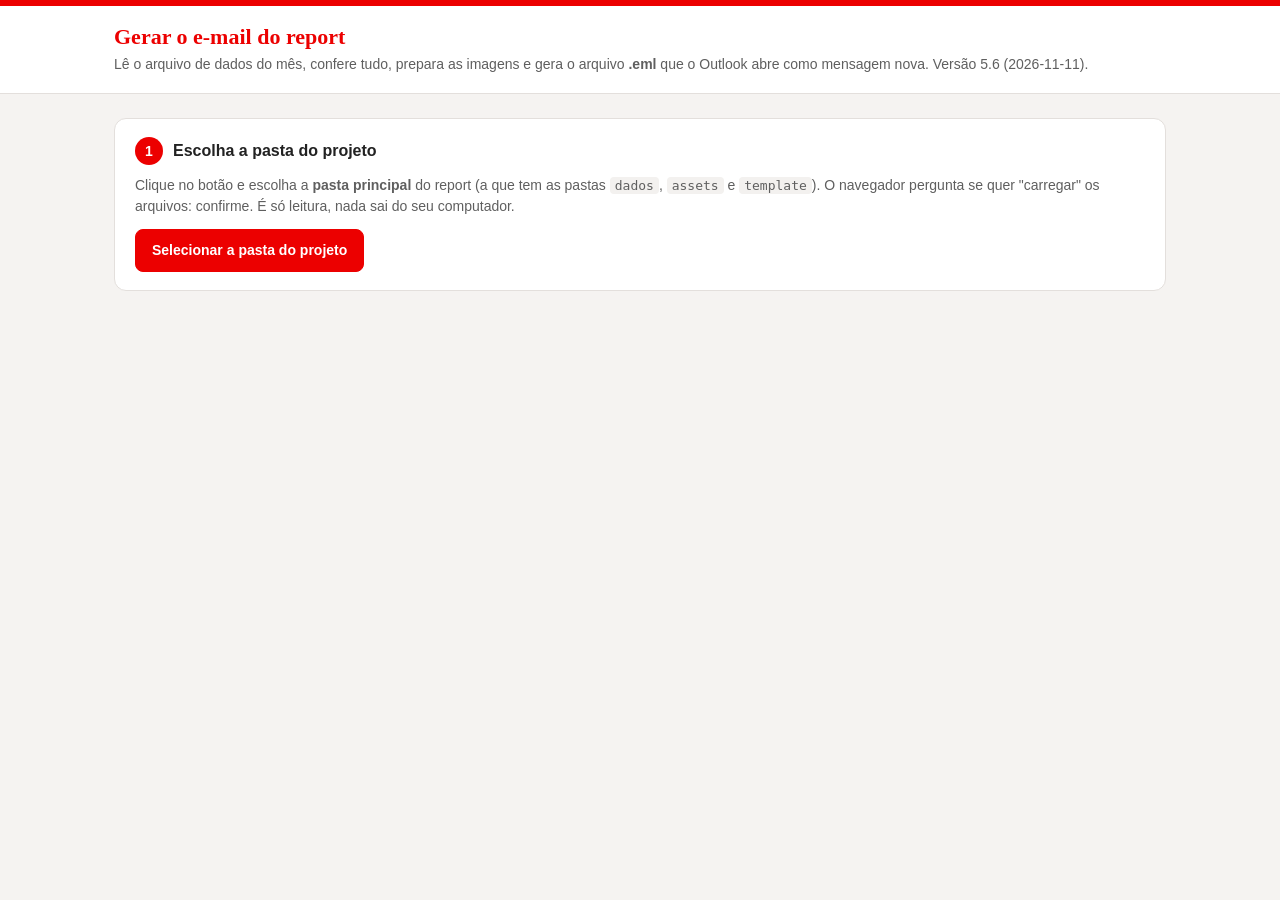
<file: gerar-report.html>
<!DOCTYPE html>
<html lang="pt-BR">
<head>
<meta charset="utf-8">
<meta name="viewport" content="width=device-width, initial-scale=1">
<meta name="robots" content="noindex">
<!-- Ícone da aba: Santander + PF (assets/marca/svg/santander-pf.svg; PNG 16, 32 e 180 px em assets/marca/), embutido para funcionar em qualquer pasta. -->
<link rel="icon" type="image/png" sizes="32x32" href="[data-uri]">
<link rel="icon" type="image/png" sizes="16x16" href="[data-uri]">
<link rel="icon" type="image/svg+xml" sizes="any" href="data:image/svg+xml,%3Csvg xmlns='http://www.w3.org/2000/svg' viewBox='0 0 64 64'%3E%3Cg transform='translate(2,2) scale(0.95)'%3E%3Cpath transform='translate(0,-0.4)' fill='%23EC0000' d='M 31.5,19.5 C 31.4,18 31,16.5 30.2,15.2 L 23.4,3.3 C 22.9,2.4 22.5,1.4 22.3,0.4 L 22,0.9 c -1.7,2.9 -1.7,6.6 0,9.5 l 5.5,9.5 c 1.7,2.9 1.7,6.6 0,9.5 l -0.3,0.5 c -0.2,-1 -0.6,-2 -1.1,-2.9 l -5,-8.7 -3.2,-5.6 C 17.4,11.8 17,10.8 16.8,9.8 l -0.3,0.5 c -1.7,2.9 -1.7,6.5 0,9.5 v 0 l 5.5,9.5 c 1.7,2.9 1.7,6.6 0,9.5 l -0.3,0.5 c -0.2,-1 -0.6,-2 -1.1,-2.9 L 13.7,24.5 C 12.8,22.9 12.4,21.1 12.4,19.3 5.1,21.2 0,25.3 0,30 0,36.6 9.8,41.9 21.9,41.9 34,41.9 43.8,36.6 43.8,30 43.9,25.5 38.9,21.4 31.5,19.5 Z'/%3E%3C/g%3E%3Crect x='22' y='36' width='42' height='28' rx='8' fill='%23FFFFFF'/%3E%3Crect x='25' y='39' width='36' height='22' rx='6' fill='%23EC0000'/%3E%3Ctext x='43' y='57' text-anchor='middle' font-family='Arial,Helvetica,sans-serif' font-weight='900' font-size='19' fill='%23FFFFFF'%3EPF%3C/text%3E%3C/svg%3E">
<link rel="apple-touch-icon" sizes="180x180" href="[data-uri]">
<title>Gerar o e-mail do report · Creative Strategy PF</title>
<!--
  GERAR O E-MAIL DO REPORT
  ----------------------------------------------------------------------
  Abra este arquivo no Edge ou no Chrome (dois cliques). Não precisa
  instalar nada e nada é enviado para a internet: a página só lê os
  arquivos da pasta que você escolher.

  O que ela faz:
    1. lê dados/AAAA-MM.txt (conteúdo), config/marca.txt (fontes e cores)
       e template/report.html (layout aprovado);
    2. confere tudo e mostra o que falta, com o número da linha;
    3. reduz e recorta as imagens para o tamanho certo do e-mail e
       desenha o ▶ nas miniaturas de vídeo;
    4. gera o .eml (para abrir no Outlook e enviar) e o .html (arquivo
       do mês, para guardar).

  Precisa do arquivo tools/motor.js na mesma estrutura de pastas.
-->
<style>
  :root{--red:#EC0000;--ink:#222222;--gray:#5F5F5F;--rule:#E3DFDC;--bg:#F5F3F1;--ok:#21634F;--okbg:#E3F5EF;--warn:#945400;--warnbg:#FFF1DE;--errbg:#FBE7E8}
  *{box-sizing:border-box}
  body{margin:0;background:var(--bg);color:var(--ink);font:15px/1.5 "Segoe UI",Arial,sans-serif}
  header{background:#fff;border-top:6px solid var(--red);border-bottom:1px solid var(--rule)}
  header div{max-width:1100px;margin:0 auto;padding:18px 24px}
  h1{margin:0;font:bold 22px Georgia,serif;color:var(--red)}
  header p{margin:4px 0 0;color:var(--gray);font-size:14px}
  main{max-width:1100px;margin:0 auto;padding:24px;display:grid;gap:18px}
  section{background:#fff;border:1px solid var(--rule);border-radius:12px;padding:18px 20px}
  h2{margin:0 0 10px;font-size:16px;display:flex;gap:10px;align-items:center}
  h2 b{display:inline-grid;place-items:center;width:28px;height:28px;border-radius:50%;background:var(--red);color:#fff;font-size:14px;flex:none}
  h3{margin:14px 0 6px;font-size:13px;text-transform:uppercase;letter-spacing:.06em;color:var(--gray)}
  .muted{color:var(--gray);font-size:14px;margin:0}
  label.btn,button,a.btn{font:inherit;font-size:14px;font-weight:600;border:1px solid #CFC9C4;background:#fff;color:var(--ink);border-radius:8px;padding:10px 16px;cursor:pointer;display:inline-block;position:relative;text-decoration:none}
  label.btn input{position:absolute;inset:0;opacity:0;cursor:pointer;width:100%}
  .pri{background:var(--red)!important;border-color:var(--red)!important;color:#fff!important}
  button:disabled{opacity:.4;cursor:not-allowed}
  label.btn:focus-within,button:focus-visible,select:focus-visible,a:focus-visible{outline:3px solid var(--ink);outline-offset:2px}
  select{font:inherit;font-size:14px;padding:9px 10px;border:1px solid #CFC9C4;border-radius:8px;min-width:240px;background:#fff}
  .row{display:flex;flex-wrap:wrap;gap:12px;align-items:center;margin-top:12px}
  .banner{border-radius:10px;padding:12px 16px;font-weight:600;margin:0}
  .banner.ok{background:var(--okbg);color:var(--ok)}.banner.warn{background:var(--warnbg);color:var(--warn)}.banner.err{background:var(--errbg);color:#990000}
  ul.list{margin:0;padding:0;list-style:none;font-size:14px}
  ul.list li{padding:7px 0;border-bottom:1px solid #F0ECE9;display:flex;gap:10px;align-items:baseline}
  ul.list li:last-child{border-bottom:0}
  .tag{flex:none;font-size:11px;font-weight:700;padding:2px 8px;border-radius:20px;text-transform:uppercase;letter-spacing:.04em}
  .tag.erro{background:var(--errbg);color:#990000}.tag.pendencia{background:var(--warnbg);color:var(--warn)}.tag.aviso{background:#EEF0F3;color:#3D4A5C}.tag.info{background:#F3F1EF;color:var(--gray)}.tag.ok{background:var(--okbg);color:var(--ok)}
  .where{color:var(--gray);font-size:12px;white-space:nowrap}
  table.t{width:100%;border-collapse:collapse;font-size:14px}
  table.t th,table.t td{text-align:left;padding:8px 6px;border-bottom:1px solid #F0ECE9;vertical-align:top}
  table.t th{font-size:12px;color:var(--gray);text-transform:uppercase;letter-spacing:.05em}
  table.t td.url{word-break:break-all;color:var(--gray);font-size:12px}
  iframe{width:100%;height:820px;border:1px solid var(--rule);border-radius:8px;background:#EAE4DE;transition:width .2s}
  .tabs button[aria-pressed=true]{background:var(--ink);border-color:var(--ink);color:#fff}
  .frame{display:flex;justify-content:center}
  details summary{cursor:pointer;font-weight:600;font-size:14px}
  .draft{display:flex;gap:8px;align-items:center;font-size:14px}
  code{background:#F3F1EF;padding:1px 5px;border-radius:4px;font-size:13px}
  [hidden]{display:none !important}
</style>
</head>
<body>
<header><div>
  <h1>Gerar o e-mail do report</h1>
  <p>Lê o arquivo de dados do mês, confere tudo, prepara as imagens e gera o arquivo <b>.eml</b> que o Outlook abre como mensagem nova. <span id="versao"></span></p>
</div></header>

<main>
  <section aria-labelledby="s1">
    <h2 id="s1"><b>1</b>Escolha a pasta do projeto</h2>
    <p class="muted">Clique no botão e escolha a <b>pasta principal</b> do report (a que tem as pastas <code>dados</code>, <code>assets</code> e <code>template</code>). O navegador pergunta se quer "carregar" os arquivos: confirme. É só leitura, nada sai do seu computador.</p>
    <div class="row">
      <label class="btn pri">Selecionar a pasta do projeto<input type="file" id="pasta" webkitdirectory multiple></label>
      <span id="pastaInfo" class="muted"></span>
    </div>
    <div class="row" id="mesRow" hidden>
      <label for="mes"><b>Mês:</b></label>
      <select id="mes"></select>
      <span class="muted">Editou o arquivo depois de escolher a pasta? Clique em <b>Selecionar a pasta</b> de novo para ler a versão salva.</span>
    </div>
  </section>

  <section aria-labelledby="s2" id="secConf" hidden>
    <h2 id="s2"><b>2</b>Conferência</h2>
    <p id="banner" class="banner"></p>
    <div id="listas"></div>
  </section>

  <section aria-labelledby="s3" id="secLinks" hidden>
    <h2 id="s3"><b>3</b>Teste os links</h2>
    <p class="muted">Clique em cada link e confira se abre a peça ou o vídeo certo (com som, no caso do vídeo). Antes do envio geral, peça para <b>uma pessoa de outra equipe</b> testar também: é o único jeito de ter certeza de que o público do e-mail tem acesso. Passo a passo em <code>docs/LINKS_SHAREPOINT_STREAM.md</code>.</p>
    <table class="t"><thead><tr><th>Onde</th><th>Botão no e-mail</th><th>Link</th><th></th></tr></thead><tbody id="links"></tbody></table>
  </section>

  <section aria-labelledby="s4" id="secGerar" hidden>
    <h2 id="s4"><b>4</b>Gere os arquivos</h2>
    <div class="row">
      <button type="button" class="pri" id="bHtml">Baixar página do mês (.html)</button>
      <button type="button" id="bEml">Baixar e-mail completo (.eml)</button>
      <button type="button" id="bZip" hidden>Baixar imagens otimizadas (.zip)</button>
    </div>
    <p class="draft" id="draftRow" hidden><input type="checkbox" id="rascunho"><label for="rascunho">Ainda há pendências. Gerar um <b>RASCUNHO</b> só para teste (o assunto começa com [RASCUNHO]).</label></p>
    <p id="gerarInfo" class="muted" style="margin-top:10px"></p>
    <p class="muted" style="margin-top:6px"><b>Próximo passo:</b> guarde a página do mês em <code>reports/</code>, confira no Chrome e abra <a href="converter-html-eml.html">converter-html-eml.html</a> para gerar o <b>e-mail-resumo</b> (o e-mail que a área recebe) e a <b>versão interativa</b> para o SharePoint. O e-mail completo é opcional.</p>
    <details style="margin-top:12px">
      <summary>Depois de baixar: como abrir e enviar</summary>
      <ol class="muted">
        <li>Na pasta Downloads, dê dois cliques no arquivo <code>.eml</code>. O Outlook abre uma <b>mensagem nova</b> com o report e o assunto preenchidos.</li>
        <li>Envie primeiro <b>só para você</b>. Abra o e-mail recebido no computador e no celular e clique nos links.</li>
        <li>Tudo certo? Abra o <code>.eml</code> de novo, coloque os destinatários e envie.</li>
        <li>Guarde o <code>.html</code> na pasta <code>reports/</code>: é o arquivo do mês.</li>
      </ol>
      <p class="muted">Se o .eml abrir como mensagem recebida (sem botão Enviar), use <b>Encaminhar</b> e apague o cabeçalho que o Outlook coloca no topo. Detalhes em <code>docs/HOW_TO_EXPORT_EML.md</code>.</p>
    </details>
  </section>

  <section aria-labelledby="s5" id="secImg" hidden>
    <h2 id="s5">Imagens preparadas para o e-mail</h2>
    <p class="muted">Cada imagem é reduzida para o dobro do tamanho em que aparece (nítida em telas de alta resolução) e recortada no formato do espaço. Os arquivos originais não são alterados.</p>
    <table class="t"><thead><tr><th>Arquivo</th><th>Espaço no e-mail</th><th>Original</th><th>No e-mail</th></tr></thead><tbody id="imgs"></tbody></table>
  </section>

  <section aria-labelledby="s6" id="secPrev" hidden>
    <h2 id="s6">Prévia</h2>
    <div class="row tabs" role="group" aria-label="Tamanho da prévia">
      <button type="button" data-w="100%" aria-pressed="true">Computador</button>
      <button type="button" data-w="390px" aria-pressed="false">Celular</button>
    </div>
    <p class="muted" style="margin-top:8px">A prévia usa o navegador. O Outlook para Windows mostra cantos retos e pode variar um pouco: confira sempre com um envio de teste.</p>
    <div class="frame" style="margin-top:12px"><iframe id="pv" title="Prévia do e-mail"></iframe></div>
  </section>
</main>

<script src="tools/motor.js"></script>
<script>
(function () {
  "use strict";
  var $ = function (s) { return document.querySelector(s); };
  if (!window.Motor) {
    document.querySelector("main").innerHTML = '<section><p class="banner err">Não encontrei o arquivo tools/motor.js. Abra este arquivo de dentro da pasta do projeto, sem mover nem renomear as pastas.</p></section>';
    return;
  }
  $("#versao").textContent = "Versão " + Motor.VERSAO + ".";
  var ARQ = {};          /* caminho relativo à pasta do projeto → File */
  var atual = null;      /* resultado da última montagem */
  var prontas = [];      /* imagens processadas, na ordem do motor */
  var urls = [];
  var abertas = {};      /* caminho → imagem já aberta (para medir e redimensionar) */
  var cssFontes = "";    /* @font-face das fontes Santander que existem em assets/fonts/ (com o arquivo dentro) */
  var CSS_FONTES = "assets/fonts/fontes-santander.css";

  /* ---------- utilidades ---------- */
  function el(tag, attrs, filhos) {
    var e = document.createElement(tag);
    Object.keys(attrs || {}).forEach(function (k) { if (k === "text") e.textContent = attrs[k]; else e.setAttribute(k, attrs[k]); });
    (filhos || []).forEach(function (f) { e.appendChild(typeof f === "string" ? document.createTextNode(f) : f); });
    return e;
  }
  function kb(n) { return n < 1024 * 1024 ? Math.max(1, Math.round(n / 1024)) + " KB" : (n / 1024 / 1024).toFixed(1).replace(".", ",") + " MB"; }
  function baixar(nome, dados, tipo) {
    var a = document.createElement("a");
    a.href = URL.createObjectURL(new Blob([dados], { type: tipo }));
    a.download = nome;
    document.body.appendChild(a); a.click(); a.remove();
    setTimeout(function () { URL.revokeObjectURL(a.href); }, 10000);
  }
  function lerTexto(caminho) { return ARQ[caminho] ? ARQ[caminho].text() : Promise.reject(new Error("Não encontrei " + caminho + " na pasta escolhida.")); }

  /* ---------- 1. pasta ---------- */
  $("#pasta").addEventListener("change", function (e) {
    ARQ = {};
    var meses = [];
    Array.prototype.forEach.call(e.target.files, function (f) {
      var rel = f.webkitRelativePath.split("/").slice(1).join("/");
      if (/^(\.git|\.idea|node_modules)\//.test(rel)) return; /* pastas técnicas: o report não usa */
      ARQ[rel] = f;
      if (/^dados\/[^/]+\.txt$/i.test(rel)) meses.push(rel);
    });
    /* Meses em ordem; o MODELO (em branco) fica por último e só é escolhido sozinho se não houver nenhum mês. */
    meses.sort(function (a, b) { var ma = /modelo/i.test(a), mb = /modelo/i.test(b); return ma !== mb ? (ma ? 1 : -1) : a < b ? -1 : a > b ? 1 : 0; });
    var reais = meses.filter(function (m) { return !/modelo/i.test(m); });
    var aviso = !ARQ["template/report.html"] || !ARQ["config/marca.txt"]
      ? "Essa não parece ser a pasta principal do projeto (faltam config/ ou template/). Escolha a pasta que contém este arquivo, gerar-report.html."
      : !meses.length ? "Não há nenhum arquivo em dados/. Copie dados/MODELO.txt para dados/AAAA-MM.txt, por exemplo dados/2026-10.txt." : "";
    if (aviso) {
      $("#pastaInfo").replaceChildren(el("span", { style: "color:var(--red);font-weight:600", text: aviso }));
      $("#mesRow").hidden = true;
      ["#secConf", "#secLinks", "#secGerar", "#secImg", "#secPrev"].forEach(function (x) { $(x).hidden = true; });
      return;
    }
    $("#pastaInfo").textContent = Object.keys(ARQ).length + " arquivos lidos.";
    var sel = $("#mes"), anterior = sel.value;
    sel.replaceChildren.apply(sel, meses.map(function (m) { return el("option", { value: m, text: m.replace(/^dados\//, "") + (/modelo/i.test(m) ? " (modelo em branco)" : "") }); }));
    sel.value = meses.indexOf(anterior) >= 0 ? anterior : reais.length ? reais[reais.length - 1] : meses[0];
    $("#mesRow").hidden = false;
    conferir(sel.value);
  });
  $("#mes").addEventListener("change", function () { conferir(this.value); });

  /* ---------- medidas das imagens ---------- */
  function abrirImagem(file) {
    return new Promise(function (res, rej) {
      var u = URL.createObjectURL(file), im = new Image();
      im.onload = function () { res(im); setTimeout(function () { URL.revokeObjectURL(u); }, 1000); };
      im.onerror = function () { rej(new Error("Não consegui abrir a imagem " + file.name + ". Use JPG ou PNG.")); };
      im.src = u;
    });
  }

  /* ---------- fontes Santander (.otf em assets/fonts/) ----------
     Lê assets/fonts/fontes-santander.css e mantém só os @font-face cujo arquivo existe, com o
     arquivo embutido (data:). Vai na prévia e na página do mês (.html); NÃO vai no .eml
     (o Outlook não carrega fontes de arquivo: no e-mail vale a fonte instalada ou a Arial). */
  function prepararFontes() {
    cssFontes = "";
    if (!ARQ[CSS_FONTES]) return Promise.resolve({ achadas: 0, total: 0 });
    return ARQ[CSS_FONTES].text().then(function (css) {
      var blocos = css.replace(/\/\*[\s\S]*?\*\//g, "").match(/@font-face\s*\{[^}]*\}/g) || [];
      var achadas = 0;
      return Promise.all(blocos.map(function (b) {
        var m = b.match(/url\(\s*["']?([^"')]+)["']?\s*\)/), cam = m ? "assets/fonts/" + m[1].replace(/^\.\//, "") : "";
        if (!cam || !ARQ[cam]) return "";
        achadas++;
        var tipo = /\.woff2$/i.test(cam) ? "font/woff2" : /\.woff$/i.test(cam) ? "font/woff" : /\.ttf$/i.test(cam) ? "font/ttf" : "font/otf";
        return ARQ[cam].arrayBuffer().then(function (buf) {
          return b.replace(m[0], 'url("data:' + tipo + ";base64," + Motor.base64(new Uint8Array(buf)) + '")');
        });
      })).then(function (lista) { cssFontes = lista.join("\n"); return { achadas: achadas, total: blocos.length }; });
    });
  }
  function comFontes(html) { return cssFontes ? html.replace("</head>", "<style>\n/* Fontes Santander (assets/fonts/) */\n" + cssFontes + "\n</style>\n</head>") : html; }

  /* ---------- 2. conferência ---------- */
  function conferir(caminhoDados) {
    abertas = {};
    /* Segmento (5.0): o arquivo de dados com "segmento: PJ" usa o template e a marca do PJ; os outros, os do PF. */
    var perfilDados = null;
    lerTexto(caminhoDados).then(function (dados) {
      perfilDados = Motor.perfil(Motor.segmentoDosDados(dados));
      return Promise.all([dados, lerTexto(perfilDados.marca), lerTexto(perfilDados.template)]);
    }).then(function (t) {
      var entrada = { dados: t[0], arquivoDados: caminhoDados, marca: t[1], arquivoMarca: perfilDados.marca, template: t[2], existe: function (p) { return !!ARQ[p]; }, medidas: {} };
      var r1 = Motor.montar(entrada);
      if (!r1.ok) return mostrar(r1);
      /* 2ª passada, já com o tamanho real de cada imagem */
      return Promise.all(r1.imagens.map(function (im) {
        return abrirImagem(ARQ[im.caminho]).then(function (i) { abertas[im.caminho] = i; entrada.medidas[im.caminho] = { w: i.naturalWidth, h: i.naturalHeight }; });
      })).then(function () {
        var r = Motor.montar(entrada);
        if (!r.ok) return mostrar(r);
        return Promise.all([prepararImagens(r), prepararFontes()]).then(function (x) {
          var f = x[1];
          r.problemas.push({ nivel: "info", arquivo: CSS_FONTES, linha: 0, msg: f.achadas
            ? "Fontes Santander: " + f.achadas + " de " + f.total + " arquivos encontrados em assets/fonts/. Eles entram na prévia e na página do mês (.html). No e-mail (.eml), vale a fonte instalada no computador de quem lê."
            : "Fontes Santander: nenhum arquivo .otf em assets/fonts/. A prévia e o e-mail usam a fonte instalada no computador ou, sem ela, Arial (alternativa, não é a fonte oficial). Como colocar os arquivos: assets/fonts/README.md." });
          mostrar(r);
        });
      });
    }).catch(function (e) { mostrar({ ok: false, problemas: [{ nivel: "erro", arquivo: "", linha: 0, msg: e.message }] }); });
  }

  var ROTULO = { erro: "Erros: impedem gerar o e-mail", pendencia: "Pendências: impedem a versão final", aviso: "Avisos: confira", info: "Para saber" };
  function mostrar(r) {
    atual = r;
    var p = r.problemas || [], n = {};
    ["erro", "pendencia", "aviso", "info"].forEach(function (k) { n[k] = p.filter(function (x) { return x.nivel === k; }); });
    var b = $("#banner");
    if (n.erro.length) { b.className = "banner err"; b.textContent = n.erro.length + " erro(s). Corrija no arquivo indicado (a linha aparece ao lado) e selecione a pasta de novo."; }
    else if (n.pendencia.length) { b.className = "banner warn"; b.textContent = "Quase lá: faltam " + n.pendencia.length + " item(ns). Dá para gerar um RASCUNHO para teste; a versão final libera quando a lista de pendências zerar."; }
    else { b.className = "banner ok"; b.textContent = "Tudo certo: nenhuma pendência. Teste os links e gere o e-mail."; }
    var box = $("#listas"); box.replaceChildren();
    ["erro", "pendencia", "aviso", "info"].forEach(function (k) {
      if (!n[k].length) return;
      var ul = el("ul", { class: "list" }, n[k].map(function (x) {
        return el("li", {}, [el("span", { class: "tag " + k, text: k === "pendencia" ? "falta" : k }), el("span", { text: x.msg }),
          x.linha ? el("span", { class: "where", text: (x.arquivo || "").replace(/^dados\//, "") + " · linha " + x.linha }) : el("span")]);
      }));
      var d = el("details", k === "info" ? {} : { open: "" }, [el("summary", { text: ROTULO[k] + " (" + n[k].length + ")" }), ul]);
      d.style.marginTop = "12px";
      box.appendChild(d);
    });
    $("#secConf").hidden = false;
    ["#secLinks", "#secGerar", "#secImg", "#secPrev"].forEach(function (s) { $(s).hidden = !r.ok; });
    if (!r.ok) return;

    /* links */
    var tb = $("#links"); tb.replaceChildren();
    if (!r.links.length) tb.appendChild(el("tr", {}, [el("td", { colspan: "4", class: "url", text: "Nenhum link neste mês. As peças aparecem sem botão." })]));
    r.links.forEach(function (l) {
      var pend = l.url.charAt(0) === "#";
      tb.appendChild(el("tr", {}, [el("td", { text: l.onde }), el("td", { text: l.rotulo }), el("td", { class: "url", text: pend ? "(ainda não preenchido)" : l.url }),
        el("td", {}, [pend ? el("span", { class: "tag pendencia", text: "falta" }) : el("a", { href: l.url, target: "_blank", rel: "noopener", class: "btn", text: "Abrir" })])]));
    });

    /* geração */
    var temPend = n.pendencia.length > 0;
    $("#draftRow").hidden = !temPend;
    $("#rascunho").checked = false;
    $("#bEml").disabled = temPend;
    $("#bEml").textContent = "Baixar e-mail completo (.eml)";
    $("#bZip").hidden = r.config.modo !== "hospedadas";
    $("#gerarInfo").textContent = "";

    /* imagens */
    var ti = $("#imgs"); ti.replaceChildren();
    r.imagens.forEach(function (im, i) {
      var pr = prontas[i];
      ti.appendChild(el("tr", {}, [el("td", { text: im.caminho }), el("td", { text: im.w + " × " + im.h + " px" + (im.play ? " · com ▶" : "") + (im.ampliada ? " · ampliada, só na página do navegador" : "") + (im.soPagina ? " · sem ▶, só na página (para o e-mail resumido)" : "") }),
        el("td", { text: kb(ARQ[im.caminho].size) + " · " + pr.ow + "×" + pr.oh }), el("td", { text: kb(pr.bytes.length) + " · " + pr.w + "×" + pr.h + (pr.mantida ? " (sem alteração)" : "") })]));
    });
    previa();
  }
  $("#rascunho").addEventListener("change", function () {
    $("#bEml").disabled = !this.checked;
    $("#bEml").textContent = this.checked ? "Baixar RASCUNHO para teste (.eml)" : "Baixar e-mail completo (.eml)";
  });

  /* ---------- imagens: reduzir, recortar, desenhar o play ---------- */
  function prepararImagens(r) {
    prontas = [];
    return r.imagens.reduce(function (p, im, i) {
      return p.then(function () { return preparar(im, ARQ[im.caminho], r.config).then(function (x) { prontas[i] = x; }); });
    }, Promise.resolve());
  }
  function nomeCurto(n) { var ext = (n.match(/\.[^.]+$/) || [""])[0], base = n.slice(0, n.length - ext.length).normalize("NFD").replace(/[\u0300-\u036f]/g, "").replace(/[^\w-]+/g, "_"); return base.slice(0, 40) + ext.toLowerCase(); }
  function canvas(w, h) { var c = document.createElement("canvas"); c.width = w; c.height = h; return c; }
  function preparar(reg, file, cfg) {
    var img = abertas[reg.caminho], nw = img.naturalWidth, nh = img.naturalHeight;
    var png = /\.png$/i.test(file.name), jpg = /\.jpe?g$/i.test(file.name);
    /* Largura final: o dobro da tela (nítida em telas de alta resolução); 700 px nas que ocupam a tela toda no celular. */
    var alvo = reg.ampliada ? reg.w : reg.fluida ? Math.max(reg.w * 2, 700) : reg.w * 2;
    var sx = 0, sy = 0, sw = nw, sh = nh, W, H;
    if (reg.recorte && reg.h) {
      var r = reg.w / reg.h;
      /* Recorte no formato do espaço. "enquadramento" escolhe qual parte fica: centro, topo, baixo, esquerda ou direita. */
      if (nw / nh > r) { sw = Math.round(nh * r); sx = reg.ancora === "esquerda" ? 0 : reg.ancora === "direita" ? nw - sw : Math.round((nw - sw) / 2); }
      else { sh = Math.round(nw / r); sy = reg.ancora === "topo" ? 0 : reg.ancora === "baixo" ? nh - sh : Math.round((nh - sh) / 2); }
      W = Math.min(alvo, sw); H = Math.round(W / r);
    } else { W = Math.min(alvo, nw); H = Math.round(W * nh / nw); }
    var corta = sw !== nw || sh !== nh;
    /* Nome curto e sem acentos/espaços (vai no .eml e no cid das imagens). */
    var nome = String(reg.id).padStart(2, "0") + "-" + nomeCurto(file.name);
    /* Já está no tamanho certo e leve? Usa o arquivo como está (sem perder qualidade). */
    if ((png || jpg) && !corta && !reg.play && nw <= alvo * 1.2 && file.size <= 200 * 1024) {
      return file.arrayBuffer().then(function (b) { return { bytes: new Uint8Array(b), nome: nome, w: nw, h: nh, ow: nw, oh: nh, mantida: true }; });
    }
    /* Reduz em etapas (metade por vez) para a imagem não serrilhar. */
    var src = img, cw = sw, ch = sh;
    while (cw / 2 >= W && ch / 2 >= H) {
      var c = canvas(Math.round(cw / 2), Math.round(ch / 2)), g0 = c.getContext("2d");
      g0.imageSmoothingQuality = "high"; g0.drawImage(src, sx, sy, cw, ch, 0, 0, c.width, c.height);
      src = c; sx = 0; sy = 0; cw = c.width; ch = c.height;
    }
    var fim = canvas(W, H), g = fim.getContext("2d");
    if (!png) { g.fillStyle = "#FFFFFF"; g.fillRect(0, 0, W, H); }
    g.imageSmoothingQuality = "high";
    g.drawImage(src, sx, sy, cw, ch, 0, 0, W, H);
    if (reg.play) desenharPlay(g, W, H, cfg.corMarca);
    var tipo = png ? "image/png" : "image/jpeg";
    if (!png) nome = nome.replace(/\.[^.]+$/, "") + ".jpg";
    return new Promise(function (res) { fim.toBlob(res, tipo, cfg.qualidade); }).then(function (blob) { return blob.arrayBuffer(); })
      .then(function (b) {
        /* PNG reduzido pelo navegador pode ficar MAIS pesado que o original (que já vem otimizado). Nesse caso, mantém o original. */
        if (!corta && !reg.play && b.byteLength >= file.size && (png || jpg)) return file.arrayBuffer().then(function (o) { return { bytes: new Uint8Array(o), nome: String(reg.id).padStart(2, "0") + "-" + nomeCurto(file.name), w: nw, h: nh, ow: nw, oh: nh, mantida: true }; });
        return { bytes: new Uint8Array(b), nome: nome, w: W, h: H, ow: nw, oh: nh, mantida: false };
      });
  }
  /* Botão ▶ padrão: círculo branco com sombra e triângulo na cor da marca. Faz parte da imagem, então aparece em qualquer Outlook. */
  function desenharPlay(g, W, H, cor) {
    /* Miniaturas pequenas: ▶ no centro. Peças grandes (capa, destaque): ▶ menor,
       no canto inferior esquerdo, para não cobrir o rosto ou a peça. */
    var m = Math.min(W, H), r = Math.round(m * 0.24), x = W / 2, y = H / 2;
    if (m >= 400) { r = Math.round(m * 0.1); x = Math.round(r * 1.7); y = H - Math.round(r * 1.7); }
    g.save();
    g.shadowColor = "rgba(0,0,0,0.35)"; g.shadowBlur = r * 0.5; g.shadowOffsetY = r * 0.08;
    g.beginPath(); g.arc(x, y, r, 0, Math.PI * 2); g.fillStyle = "rgba(255,255,255,0.94)"; g.fill();
    g.restore();
    g.beginPath();
    var t = r * 0.42;
    g.moveTo(x - t * 0.62, y - t); g.lineTo(x - t * 0.62, y + t); g.lineTo(x + t * 1.0, y); g.closePath();
    g.fillStyle = cor; g.fill();
  }

  /* ---------- prévia ---------- */
  function previa() {
    urls.forEach(URL.revokeObjectURL); urls = [];
    var html = Motor.trocarImagens(atual.html, function (id) {
      var p = prontas[id - 1], u = URL.createObjectURL(new Blob([p.bytes], { type: Motor.tipoMime(p.nome) })); urls.push(u); return u;
    });
    /* Vídeos das peças (campo "video"): na prévia, endereço temporário do próprio arquivo. */
    html = Motor.trocarVideos(html, function (id) { var u = URL.createObjectURL(ARQ[atual.videos[id - 1].caminho]); urls.push(u); return u; });
    html = Motor.trocarAnexos(html, function () { return "#"; });
    $("#pv").srcdoc = comFontes(Motor.paraNavegador(html));
  }
  document.querySelectorAll("[data-w]").forEach(function (b) {
    b.addEventListener("click", function () {
      $("#pv").style.width = b.dataset.w;
      document.querySelectorAll("[data-w]").forEach(function (x) { x.setAttribute("aria-pressed", String(x === b)); });
    });
  });

  /* ---------- 4. gerar ---------- */
  /* Imagens que vão no e-mail: todas menos as que só servem à página do navegador
     (versões ampliadas e miniaturas de vídeo sem ▶, usadas pelo e-mail resumido). */
  function doEmail() { return prontas.filter(function (p, i) { return !atual.imagens[i].ampliada && !atual.imagens[i].soPagina; }); }
  function cidDe(p) { return "img" + p.nome + "@report"; }
  function endereco(p) { return atual.config.modo === "hospedadas" ? atual.config.base.replace(/\/?$/, "/") + p.nome : "cid:" + cidDe(p); }
  $("#bEml").addEventListener("click", function () {
    var rasc = $("#rascunho").checked && !$("#draftRow").hidden;
    /* No e-mail não vai a versão ampliada das peças (só a página do navegador usa). */
    var html = Motor.paraEmail(Motor.trocarImagens(atual.html, function (id) { return endereco(prontas[id - 1]); }));
    var assunto = (rasc ? "[RASCUNHO] " : "") + atual.assunto;
    if (rasc) html = html.replace(/<title>/, "<title>[RASCUNHO] ");
    var lint = Motor.conferirHtml(html).filter(function (x) { return x.nivel === "erro" || (!rasc && x.nivel === "pendencia"); });
    if (lint.length) { $("#gerarInfo").textContent = "Não gerei: " + lint.map(function (x) { return x.msg; }).join(" "); return; }
    var imagens = atual.config.modo === "hospedadas" ? [] : doEmail().map(function (p) { return { cid: cidDe(p), nome: "img" + p.nome, bytes: p.bytes }; });
    var eml = Motor.gerarEml({ assunto: assunto, html: html, texto: atual.texto, imagens: imagens });
    var nome = atual.nomeArquivo + (rasc ? "-RASCUNHO" : "") + ".eml";
    baixar(nome, eml, "message/rfc822");
    var tam = new Blob([eml]).size;
    $("#gerarInfo").textContent = "Baixado: " + nome + " (" + kb(tam) + (imagens.length ? ", " + imagens.length + " imagens dentro do e-mail" : "") + ")." +
      (tam > 3 * 1024 * 1024 ? " Atenção: acima de 3 MB. Use imagens menores." : "") + " Abra o arquivo na pasta Downloads.";
  });
  $("#bHtml").addEventListener("click", function () {
    /* Página do mês para guardar: as imagens vão dentro do arquivo, então ela abre em qualquer computador. */
    var html = comFontes(Motor.paraNavegador(Motor.trocarImagens(atual.html, function (id) { var p = prontas[id - 1]; return "data:" + Motor.tipoMime(p.nome) + ";base64," + Motor.base64(p.bytes); })));
    /* Vídeos vão dentro da página (o arquivo abre em qualquer computador, sem a pasta do projeto). */
    var vids = atual.videos || [], anx = atual.anexos || [];
    /* Documentos em PDF (links do Transformation Hub) também vão dentro da página: abrem em nova aba no clique. */
    function base64De(cam, tipo) { return ARQ[cam].arrayBuffer().then(function (b) { return "data:" + tipo + ";base64," + Motor.base64(new Uint8Array(b)); }); }
    Promise.all([Promise.all(vids.map(function (v) { return base64De(v.caminho, /\.webm$/i.test(v.caminho) ? "video/webm" : "video/mp4"); })),
      Promise.all(anx.map(function (a) { return base64De(a.caminho, "application/pdf"); }))])
      .then(function (r) { baixarPagina(Motor.trocarAnexos(Motor.trocarVideos(html, function (id) { return r[0][id - 1]; }), function (id) { return r[1][id - 1]; })); });
  });
  function baixarPagina(html) {
    html = html.replace("<head>", "<head>\n<!-- Arquivo gerado por gerar-report.html (versão " + Motor.VERSAO + ") a partir de " + $("#mes").value + " em " + new Date().toLocaleString("pt-BR") + ". Para mudar o conteúdo, edite o arquivo de dados e gere de novo. Para editar textos, números e imagens: abra este arquivo no emulador (converter-html-eml.html). -->");
    var nome = atual.nomeArquivo.replace(/^report-/, "") + ".html";
    baixar(nome, html, "text/html");
    $("#gerarInfo").textContent = "Baixado: " + nome + ". Guarde na pasta reports/ do projeto." + ((atual.videos || []).length ? " Os vídeos tocam ao clicar na peça (só nesta página; no e-mail, a peça abre o link)." : "");
  }
  $("#bZip").addEventListener("click", function () {
    baixar(atual.nomeArquivo + "-imagens.zip", Motor.zip(doEmail().map(function (p) { return { nome: p.nome, bytes: p.bytes }; })), "application/zip");
    $("#gerarInfo").textContent = "Copie as imagens do .zip para " + atual.config.base + " (modo hospedadas).";
  });
})();
</script>
</body>
</html>
</file>
<file: docs/assets/css/site.css>
/* Emulador Report · página de apresentação do case. Identidade própria: tinta, papel, cobalto (PF) e verde-azulado (PJ). */
@font-face { font-family: "Inter"; font-weight: 400; font-display: swap; src: url("../fonts/inter-latin-400-normal.woff2") format("woff2"); }
@font-face { font-family: "Inter"; font-weight: 500; font-display: swap; src: url("../fonts/inter-latin-500-normal.woff2") format("woff2"); }
@font-face { font-family: "Inter"; font-weight: 600; font-display: swap; src: url("../fonts/inter-latin-600-normal.woff2") format("woff2"); }
@font-face { font-family: "Inter"; font-weight: 700; font-display: swap; src: url("../fonts/inter-latin-700-normal.woff2") format("woff2"); }
@font-face { font-family: "Instrument Serif"; font-weight: 400; font-display: swap; src: url("../fonts/instrument-serif-latin-400-normal.woff2") format("woff2"); }
@font-face { font-family: "Instrument Serif"; font-style: italic; font-weight: 400; font-display: swap; src: url("../fonts/instrument-serif-latin-400-italic.woff2") format("woff2"); }
@font-face { font-family: "JetBrains Mono"; font-weight: 500; font-display: swap; src: url("../fonts/jetbrains-mono-latin-500-normal.woff2") format("woff2"); }

:root {
  --ink: #14161B; --paper: #F7F5F0; --surface: #FFFFFF; --line: #E4E0D8; --muted: #5D6270;
  --cobalt: #2D5BFF; --cobalt-ink: #1F45D6; --cobalt-tint: #E8EEFF; --teal: #0F8A7E; --teal-tint: #E3F2EF; --amber: #F2B33D; --amber-tint: #FFF4D6;
  --bg: var(--paper); --fg: var(--ink); --card: var(--surface); --accent: var(--cobalt-ink);
  --serif: "Instrument Serif", Georgia, "Times New Roman", serif; --sans: "Inter", system-ui, -apple-system, "Segoe UI", Roboto, Arial, sans-serif; --mono: "JetBrains Mono", ui-monospace, Menlo, Consolas, monospace;
  --r: 18px; --max: 1160px; color-scheme: light;
}
@media (prefers-color-scheme: dark) {
  :root { --bg: #111317; --fg: #EEF0F3; --card: #1A1D23; --line: #2A2E36; --muted: #A9B0BC; --accent: #8FA9FF; --cobalt-tint: #1C2440; --teal-tint: #12302C; --amber-tint: #3A2F12; color-scheme: dark; }
}
* { box-sizing: border-box; }
html { scroll-behavior: smooth; }
body { margin: 0; background: var(--bg); color: var(--fg); font: 400 17px/1.6 var(--sans); -webkit-font-smoothing: antialiased; }
img, video { max-width: 100%; display: block; }
a { color: var(--accent); text-underline-offset: 3px; }
a:focus-visible, button:focus-visible, summary:focus-visible { outline: 3px solid var(--amber); outline-offset: 3px; border-radius: 6px; }
.pular { position: absolute; left: -9999px; top: 8px; background: var(--ink); color: #fff; padding: 10px 14px; border-radius: 10px; z-index: 50; }
.pular:focus { left: 16px; }
.wrap { width: min(var(--max), 100% - 32px); margin-inline: auto; }
.rotulo { font: 500 12px/1 var(--mono); letter-spacing: .12em; text-transform: uppercase; color: var(--muted); }
h1, h2 { font-family: var(--serif); font-weight: 400; letter-spacing: -.01em; line-height: 1.02; margin: 0; }
h2 { font-size: clamp(34px, 5vw, 56px); margin: 10px 0 18px; }
h3 { font-size: 18px; margin: 0 0 6px; }
p { margin: 0 0 14px; }
.lead { font-size: clamp(18px, 2.1vw, 21px); color: var(--muted); max-width: 720px; }
section { padding: clamp(56px, 9vw, 104px) 0; border-top: 1px solid var(--line); }

/* topo */
.topo { position: sticky; top: 0; z-index: 20; background: color-mix(in srgb, var(--bg) 88%, transparent); backdrop-filter: saturate(1.4) blur(10px); border-bottom: 1px solid var(--line); }
.topo .wrap { display: flex; align-items: center; gap: 18px; min-height: 60px; }
.marca { display: flex; align-items: center; gap: 10px; font-weight: 600; color: var(--fg); text-decoration: none; }
.marca img { width: 30px; height: 30px; }
.topo nav { margin-left: auto; display: flex; gap: 18px; flex-wrap: wrap; }
.topo nav a { color: var(--muted); text-decoration: none; font-size: 14px; font-weight: 500; }
.topo nav a:hover, .topo nav a[aria-current="true"] { color: var(--fg); }
@media (max-width: 860px) { .topo nav { display: none; } }

/* hero */
.hero { padding: clamp(48px, 8vw, 96px) 0 40px; border-top: 0; }
.hero h1 { font-size: clamp(46px, 7.4vw, 92px); max-width: 980px; }
.hero h1 em { color: var(--accent); }
.hero .lead { margin-top: 22px; }
.acoes { display: flex; flex-wrap: wrap; gap: 12px; margin: 28px 0 8px; }
.btn { display: inline-flex; align-items: center; gap: 8px; padding: 13px 20px; border-radius: 12px; font-weight: 600; font-size: 15px; text-decoration: none; border: 1px solid var(--line); color: var(--fg); background: var(--card); }
.btn.pri { background: var(--ink); color: #fff; border-color: var(--ink); }
@media (prefers-color-scheme: dark) { .btn.pri { background: var(--fg); color: var(--ink); border-color: var(--fg); } }
.btn:hover { transform: translateY(-1px); }
.etiquetas { display: flex; flex-wrap: wrap; gap: 8px; margin-top: 18px; }
.etiquetas span { font: 500 12px/1 var(--mono); letter-spacing: .06em; padding: 7px 10px; border: 1px solid var(--line); border-radius: 8px; color: var(--muted); }
.etiquetas .demo { background: var(--amber); color: var(--ink); border-color: var(--amber); }
.hero-midia { margin-top: 40px; border-radius: var(--r); overflow: hidden; border: 1px solid var(--line); box-shadow: 0 30px 80px rgba(20, 22, 27, .14); background: var(--card); }

/* aviso */
.aviso { display: grid; grid-template-columns: auto 1fr; gap: 14px; align-items: start; background: var(--amber-tint); border: 1px solid color-mix(in srgb, var(--amber) 55%, transparent); border-radius: 14px; padding: 16px 18px; font-size: 15px; margin-top: 26px; }
.aviso b.tag { font: 600 11px/1 var(--mono); letter-spacing: .1em; background: var(--amber); color: var(--ink); padding: 6px 8px; border-radius: 6px; white-space: nowrap; }
.aviso p { margin: 0; }

/* grades e cartões */
.grade { display: grid; gap: 18px; }
.g2 { grid-template-columns: repeat(2, minmax(0, 1fr)); }
.g3 { grid-template-columns: repeat(3, minmax(0, 1fr)); }
.g4 { grid-template-columns: repeat(4, minmax(0, 1fr)); }
@media (max-width: 960px) { .g3, .g4 { grid-template-columns: repeat(2, minmax(0, 1fr)); } }
@media (max-width: 640px) { .g2, .g3, .g4 { grid-template-columns: 1fr; } }
.cartao { background: var(--card); border: 1px solid var(--line); border-radius: var(--r); padding: 22px; }
.cartao p { color: var(--muted); font-size: 15px; margin: 0; }
.cartao .ev { display: block; margin-top: 12px; font: 500 12px/1.45 var(--mono); color: var(--muted); }
.cartao.dor { border-top: 4px solid #D9734F; }
.cartao.pf { background: var(--cobalt-tint); border-color: transparent; }
.cartao.pj { background: var(--teal-tint); border-color: transparent; }
.cartao img { border-radius: 12px; border: 1px solid var(--line); margin: 14px 0 0; }
.figura { margin: 28px 0 0; }
.figura img { border-radius: var(--r); border: 1px solid var(--line); background: #F7F5F0; }
.figura figcaption, .legenda { font-size: 14px; color: var(--muted); margin-top: 10px; }

/* passos */
.passos { counter-reset: p; list-style: none; padding: 0; margin: 28px 0 0; display: grid; gap: 14px; grid-template-columns: repeat(7, minmax(0, 1fr)); }
@media (max-width: 1080px) { .passos { grid-template-columns: repeat(4, minmax(0, 1fr)); } }
@media (max-width: 640px) { .passos { grid-template-columns: repeat(2, minmax(0, 1fr)); } }
.passos li { counter-increment: p; background: var(--card); border: 1px solid var(--line); border-radius: 14px; padding: 16px; font-size: 14px; color: var(--muted); }
.passos li::before { content: counter(p); display: grid; place-items: center; width: 30px; height: 30px; border-radius: 50%; background: var(--cobalt); color: #fff; font-weight: 700; margin-bottom: 10px; }
.passos li:last-child::before { background: var(--teal); }
.passos b { display: block; color: var(--fg); font-size: 16px; }

/* funcionalidades com mídia */
.recurso { display: grid; grid-template-columns: 1fr 1.35fr; gap: 32px; align-items: center; margin-top: 44px; }
.recurso:nth-of-type(even) { grid-template-columns: 1.35fr 1fr; }
.recurso:nth-of-type(even) .texto { order: 2; }
@media (max-width: 860px) { .recurso, .recurso:nth-of-type(even) { grid-template-columns: 1fr; } .recurso:nth-of-type(even) .texto { order: 0; } }
.recurso img { border-radius: var(--r); border: 1px solid var(--line); box-shadow: 0 20px 50px rgba(20, 22, 27, .10); }
.recurso ul { margin: 10px 0 0; padding-left: 18px; color: var(--muted); }

/* vídeos */
.videos { display: grid; gap: 22px; grid-template-columns: repeat(2, minmax(0, 1fr)); margin-top: 28px; }
@media (max-width: 760px) { .videos { grid-template-columns: 1fr; } }
.video { background: var(--card); border: 1px solid var(--line); border-radius: var(--r); overflow: hidden; margin: 0; }
.video video { width: 100%; aspect-ratio: 1280 / 800; background: #0D0F13; }
.video figcaption { padding: 14px 18px 18px; font-size: 14px; color: var(--muted); }
.video figcaption b { color: var(--fg); font-size: 16px; display: block; }

/* galeria */
.galeria { display: grid; gap: 16px; grid-template-columns: repeat(3, minmax(0, 1fr)); margin-top: 28px; }
@media (max-width: 960px) { .galeria { grid-template-columns: repeat(2, minmax(0, 1fr)); } }
@media (max-width: 560px) { .galeria { grid-template-columns: 1fr; } }
.galeria figure { margin: 0; }
.galeria a { display: block; border-radius: 14px; overflow: hidden; border: 1px solid var(--line); }
.galeria img { width: 100%; aspect-ratio: 16 / 10; object-fit: cover; object-position: top; transition: transform .35s ease; }
.galeria a:hover img { transform: scale(1.02); }
.galeria figcaption { font-size: 13.5px; color: var(--muted); margin-top: 8px; }

/* contribuição */
.lista-comp { display: flex; flex-wrap: wrap; gap: 8px; margin-top: 18px; }
.lista-comp span { padding: 8px 12px; border-radius: 999px; background: var(--card); border: 1px solid var(--line); font-size: 14px; }

/* rodapé */
footer { border-top: 1px solid var(--line); padding: 40px 0 56px; font-size: 14px; color: var(--muted); }
footer .wrap { display: grid; gap: 14px; }

/* movimento discreto (desligado com prefers-reduced-motion) */
.revelar { opacity: 0; transform: translateY(14px); transition: opacity .6s ease, transform .6s ease; }
.revelar.visivel { opacity: 1; transform: none; }
@media (prefers-reduced-motion: reduce) {
  html { scroll-behavior: auto; }
  .revelar { opacity: 1; transform: none; transition: none; }
  .btn:hover, .galeria a:hover img { transform: none; }
}
</file>
